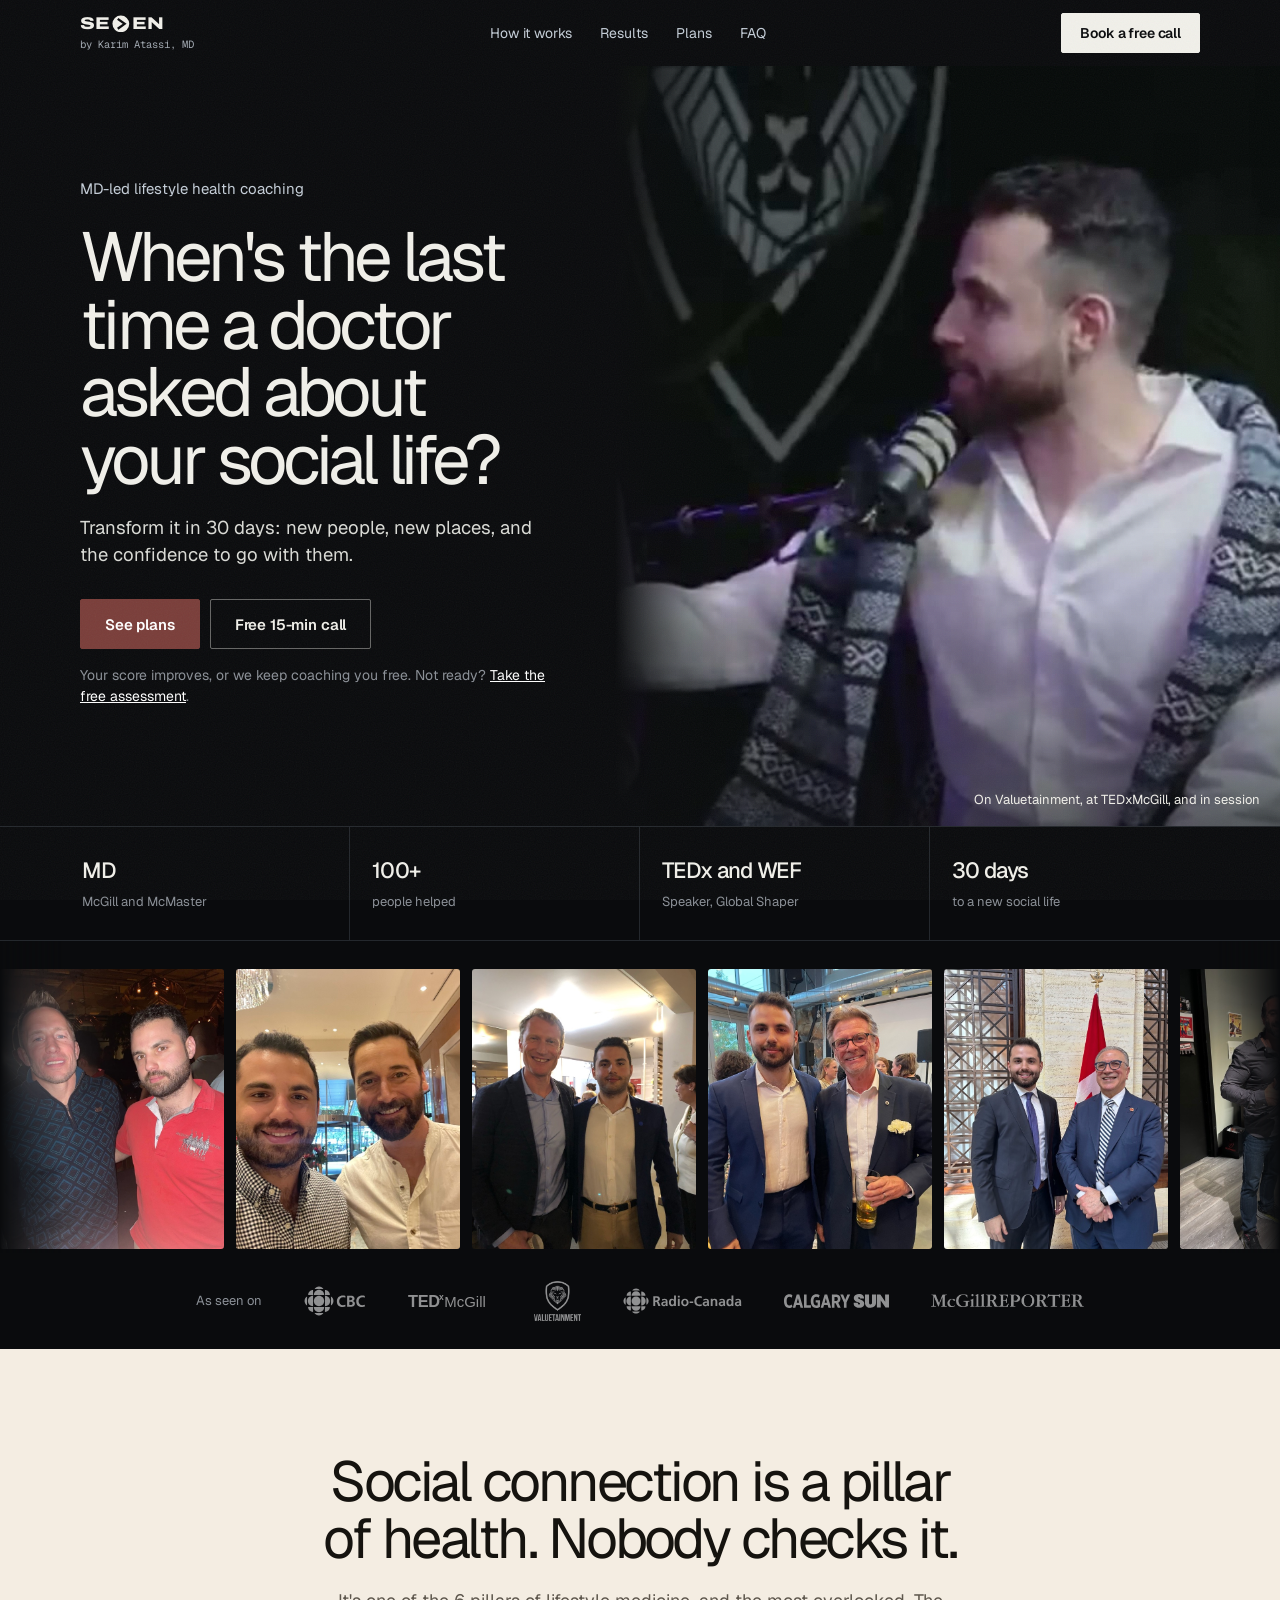
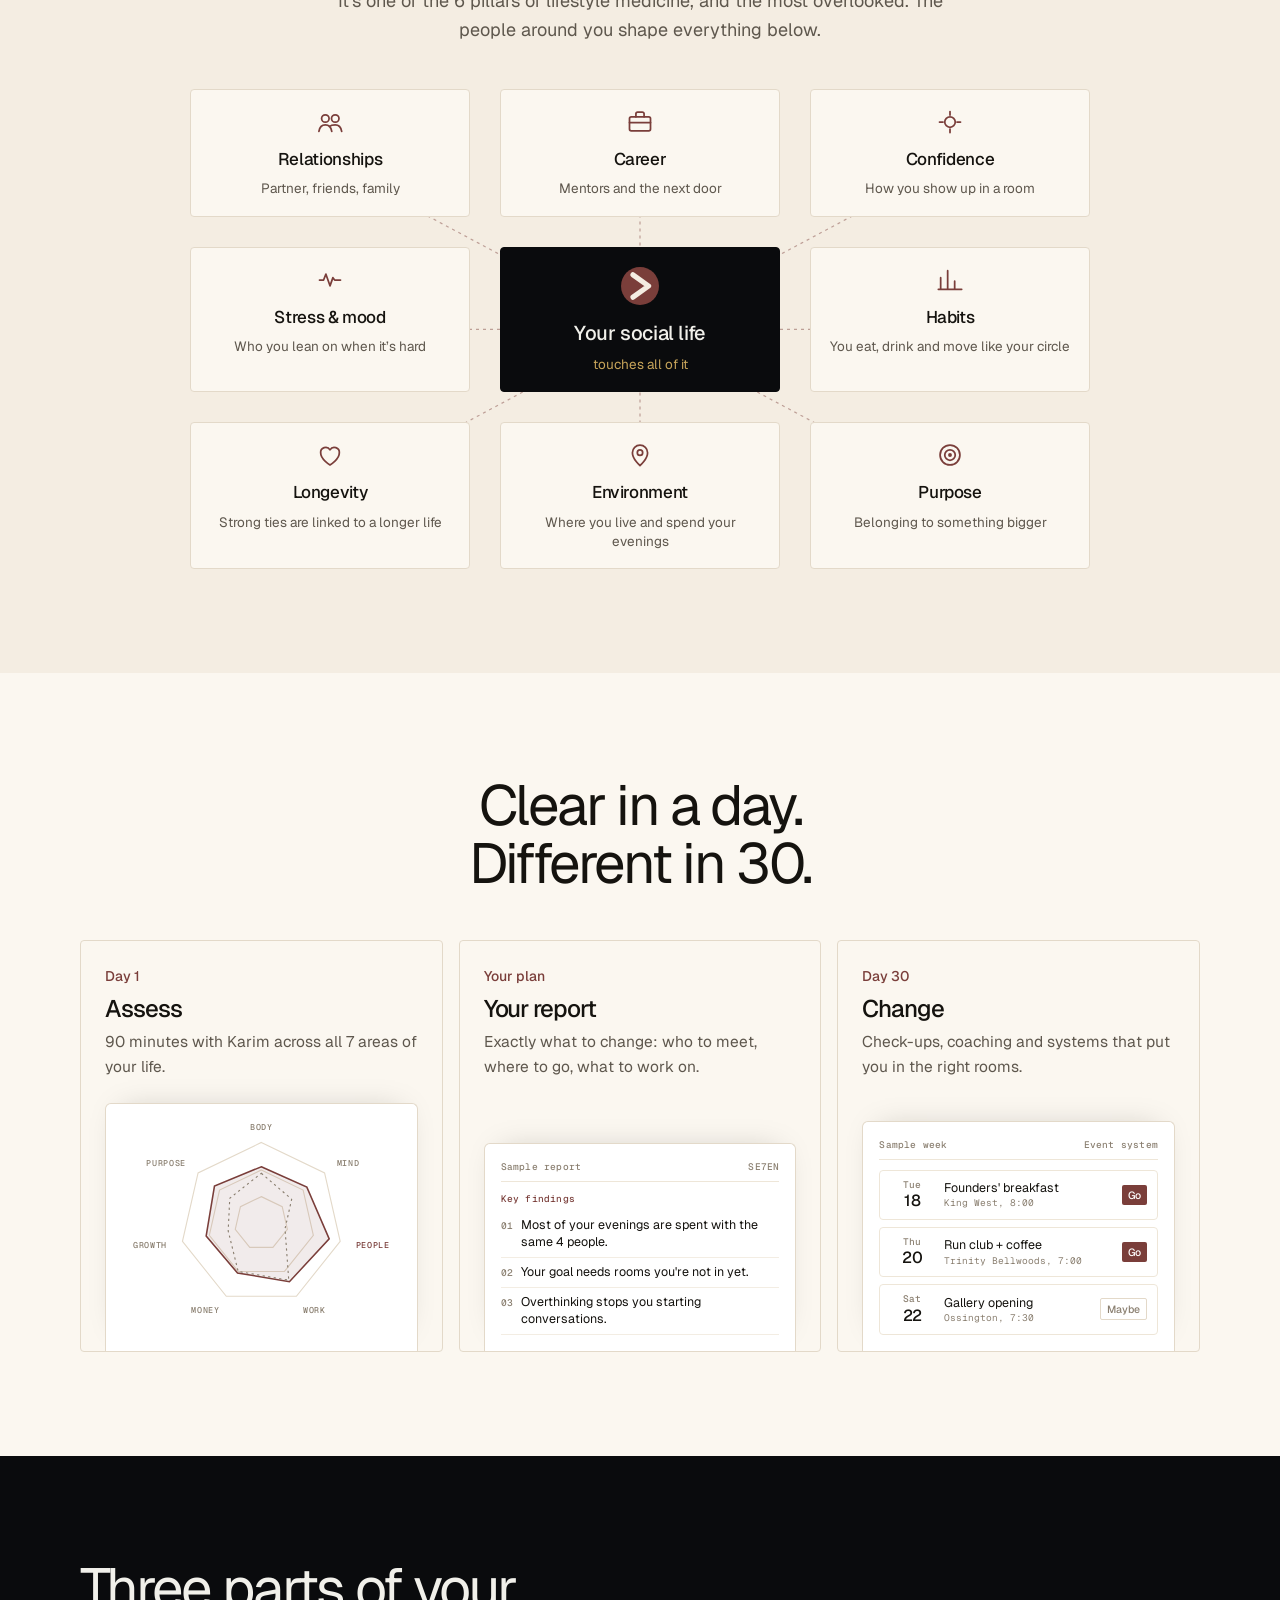
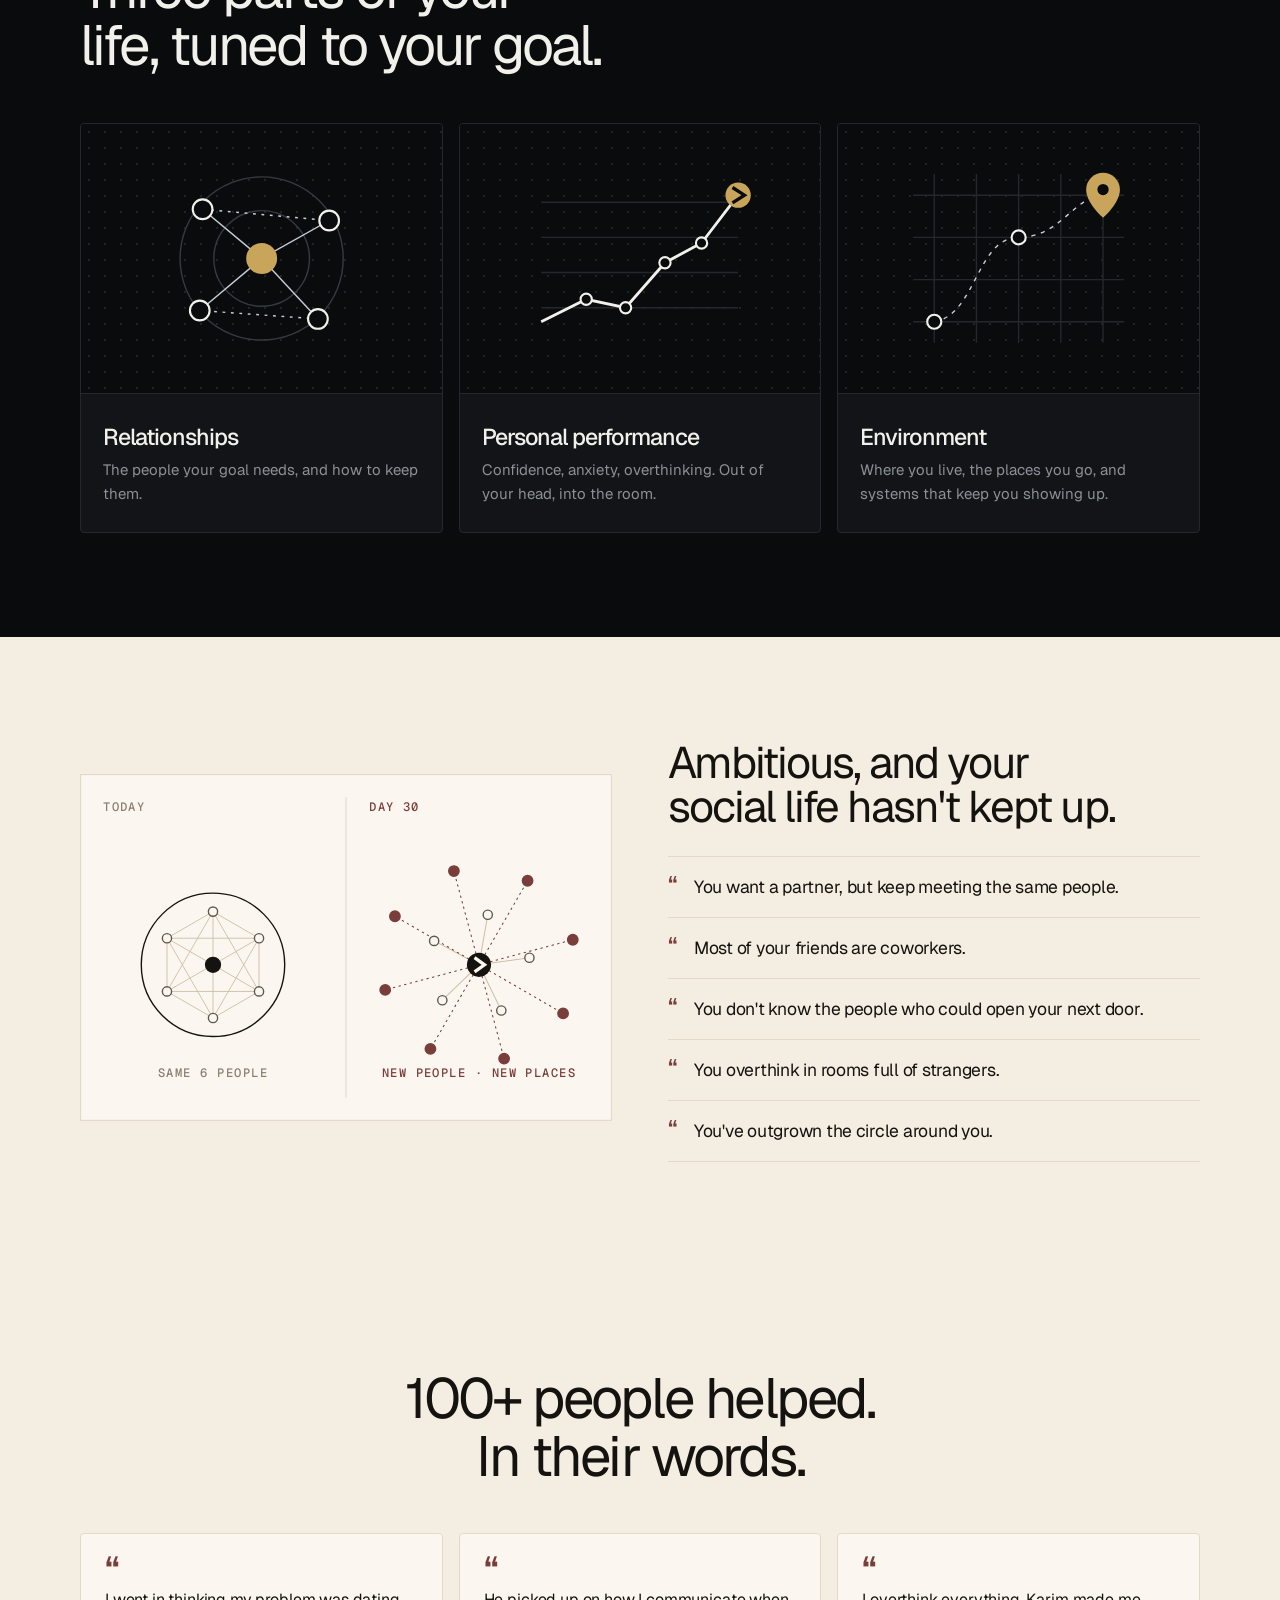
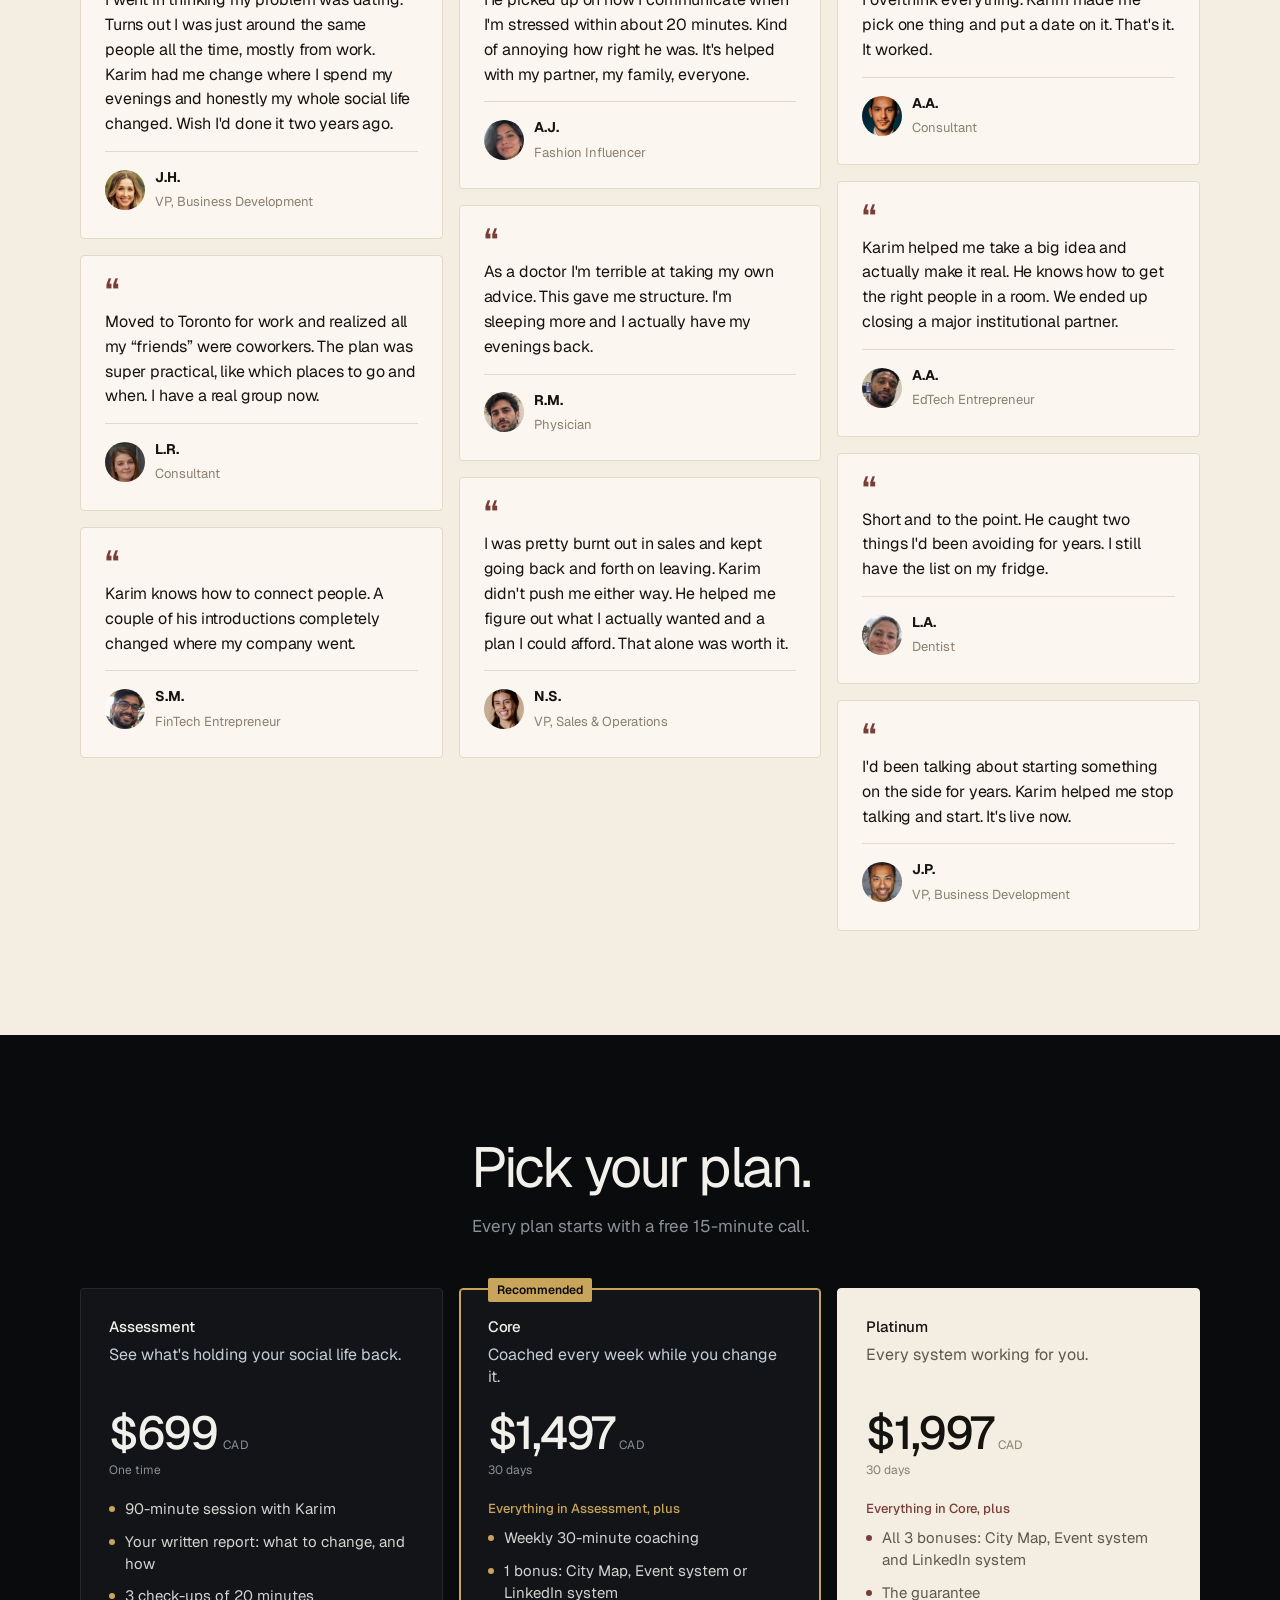
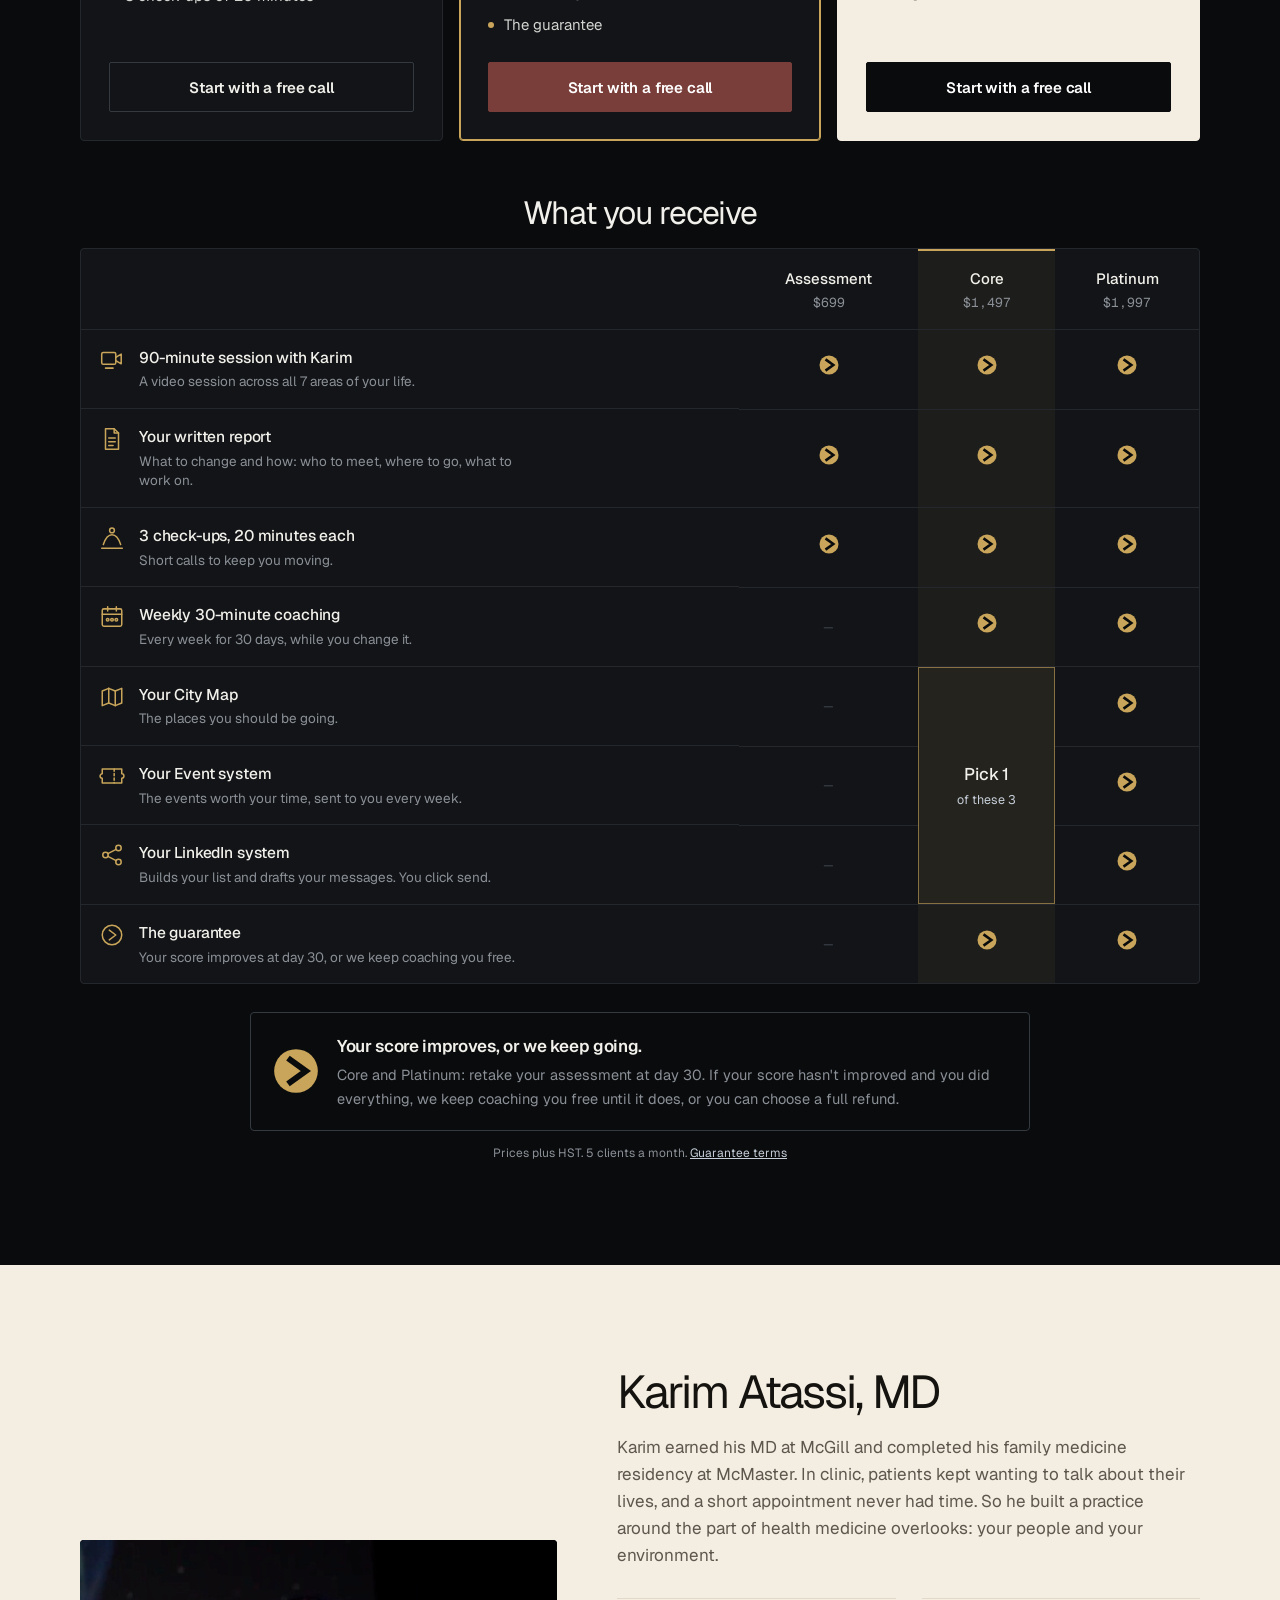
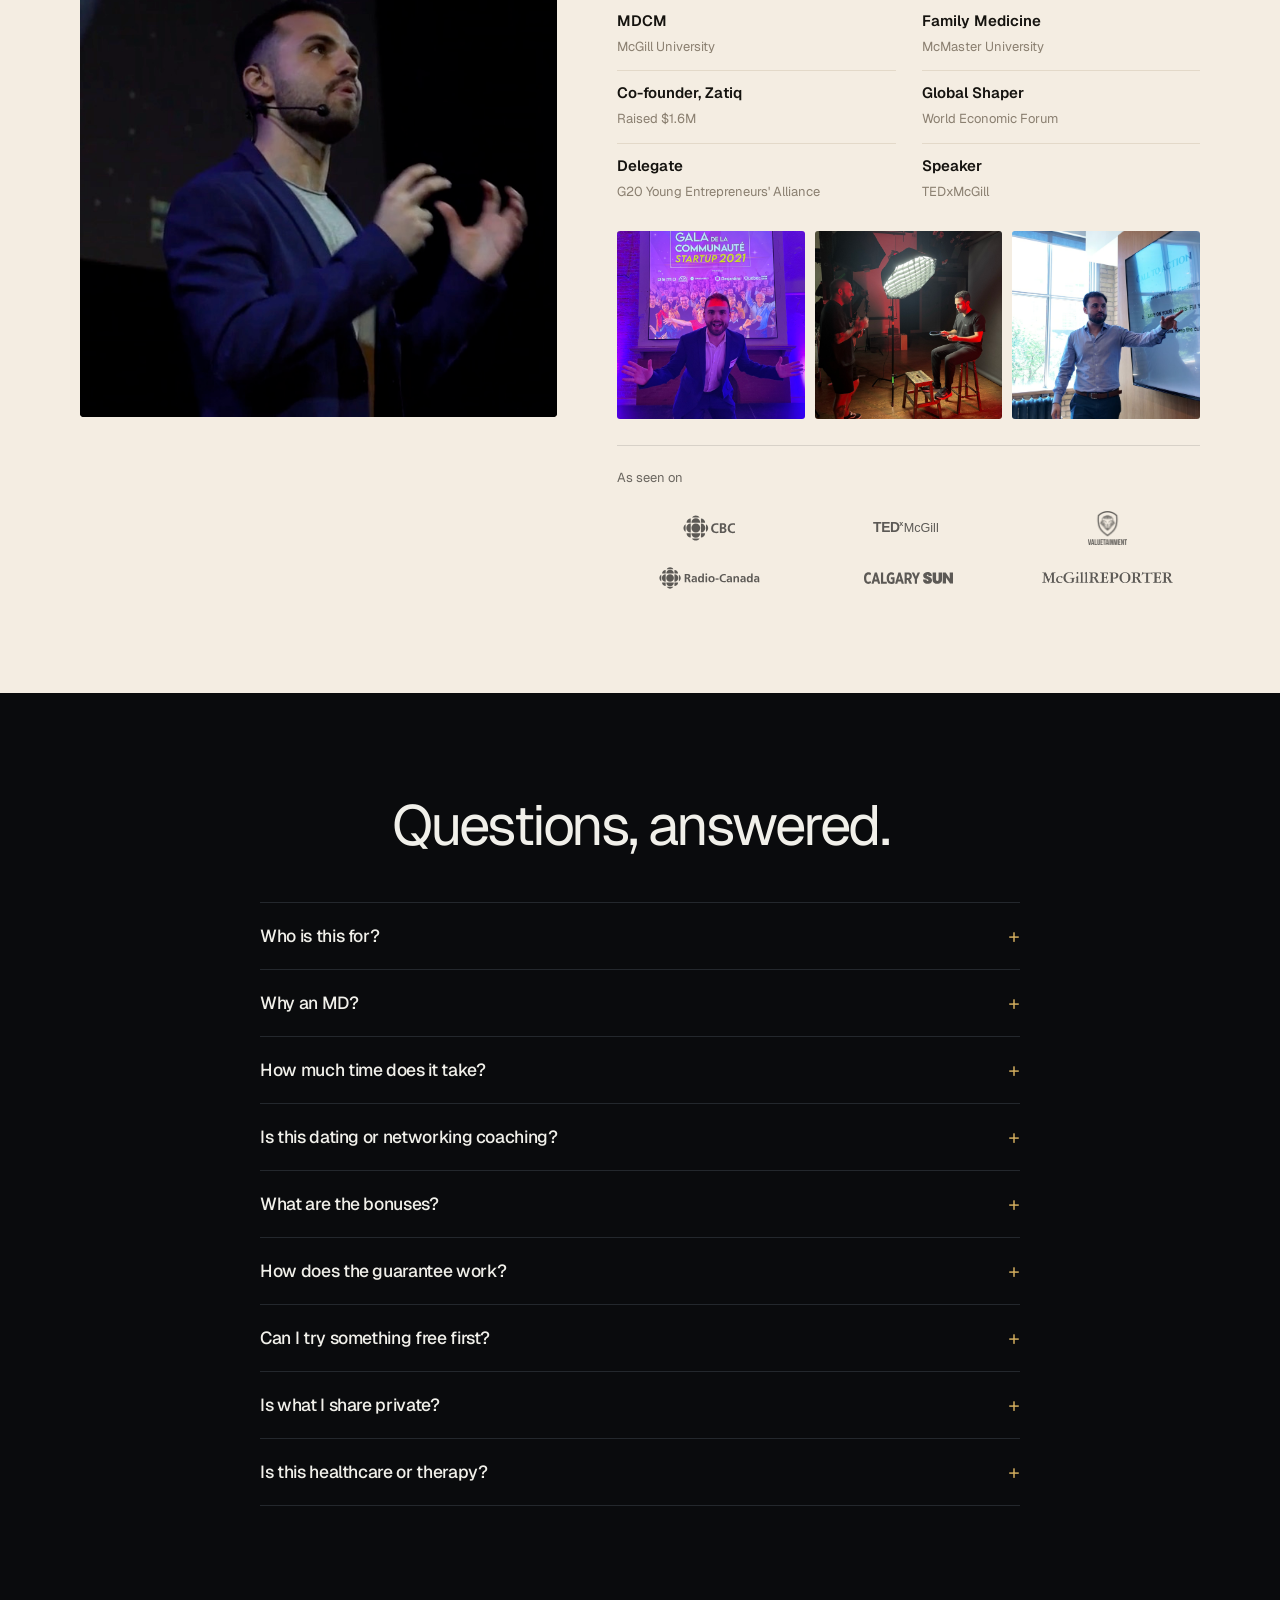
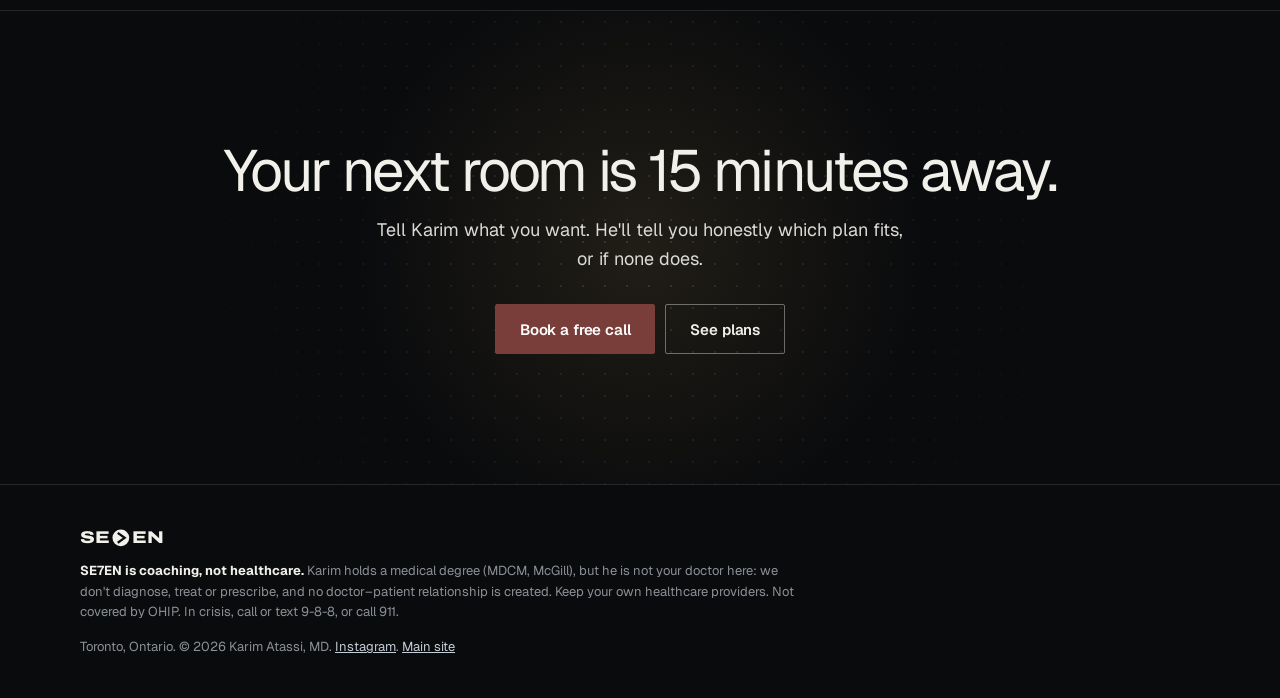
<file: index.html>
<!doctype html><meta charset="utf-8"><title>Karim Atassi, MD</title>
<meta name="viewport" content="width=device-width,initial-scale=1">
<link rel="canonical" href="https://karimatassi.github.io/book/social/">
<meta http-equiv="refresh" content="0; url=social/">
<script>location.replace("social/"+location.search+location.hash)</script>
<p><a href="social/">Continue</a></p>
</file>
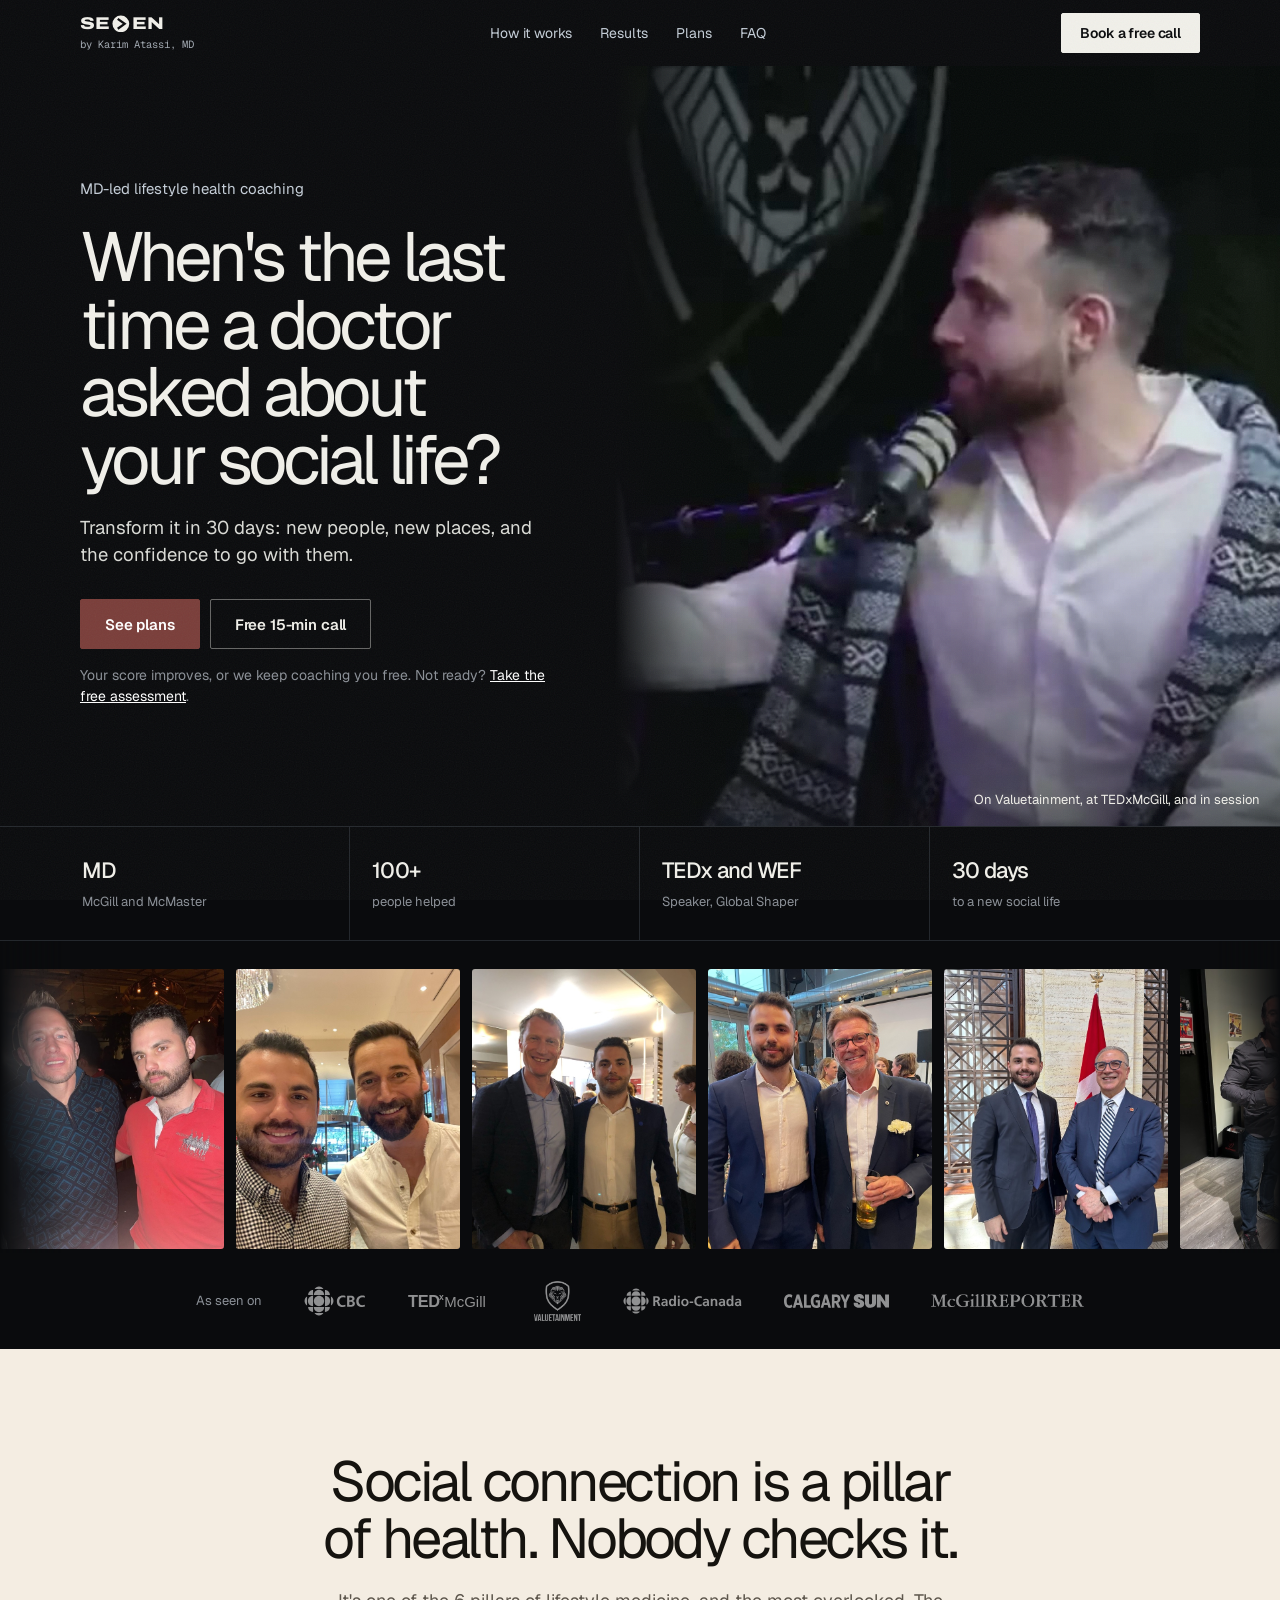
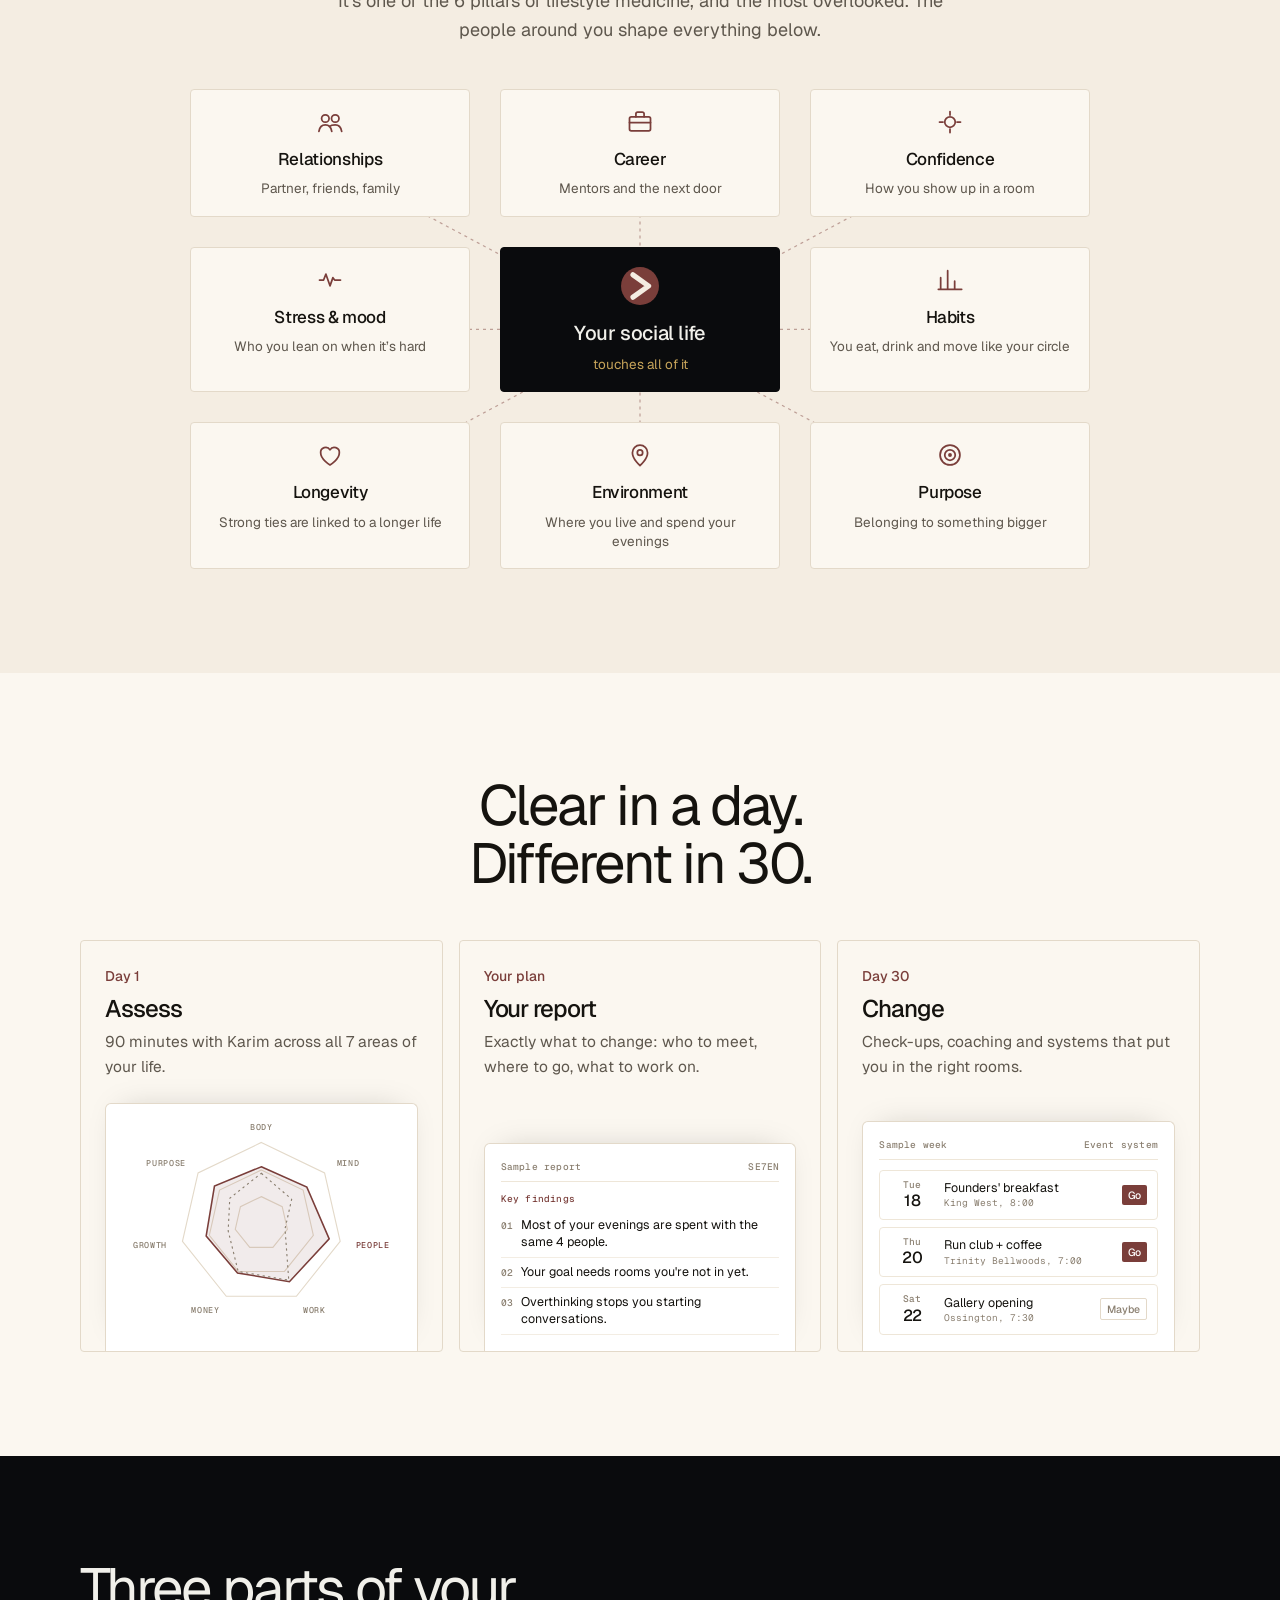
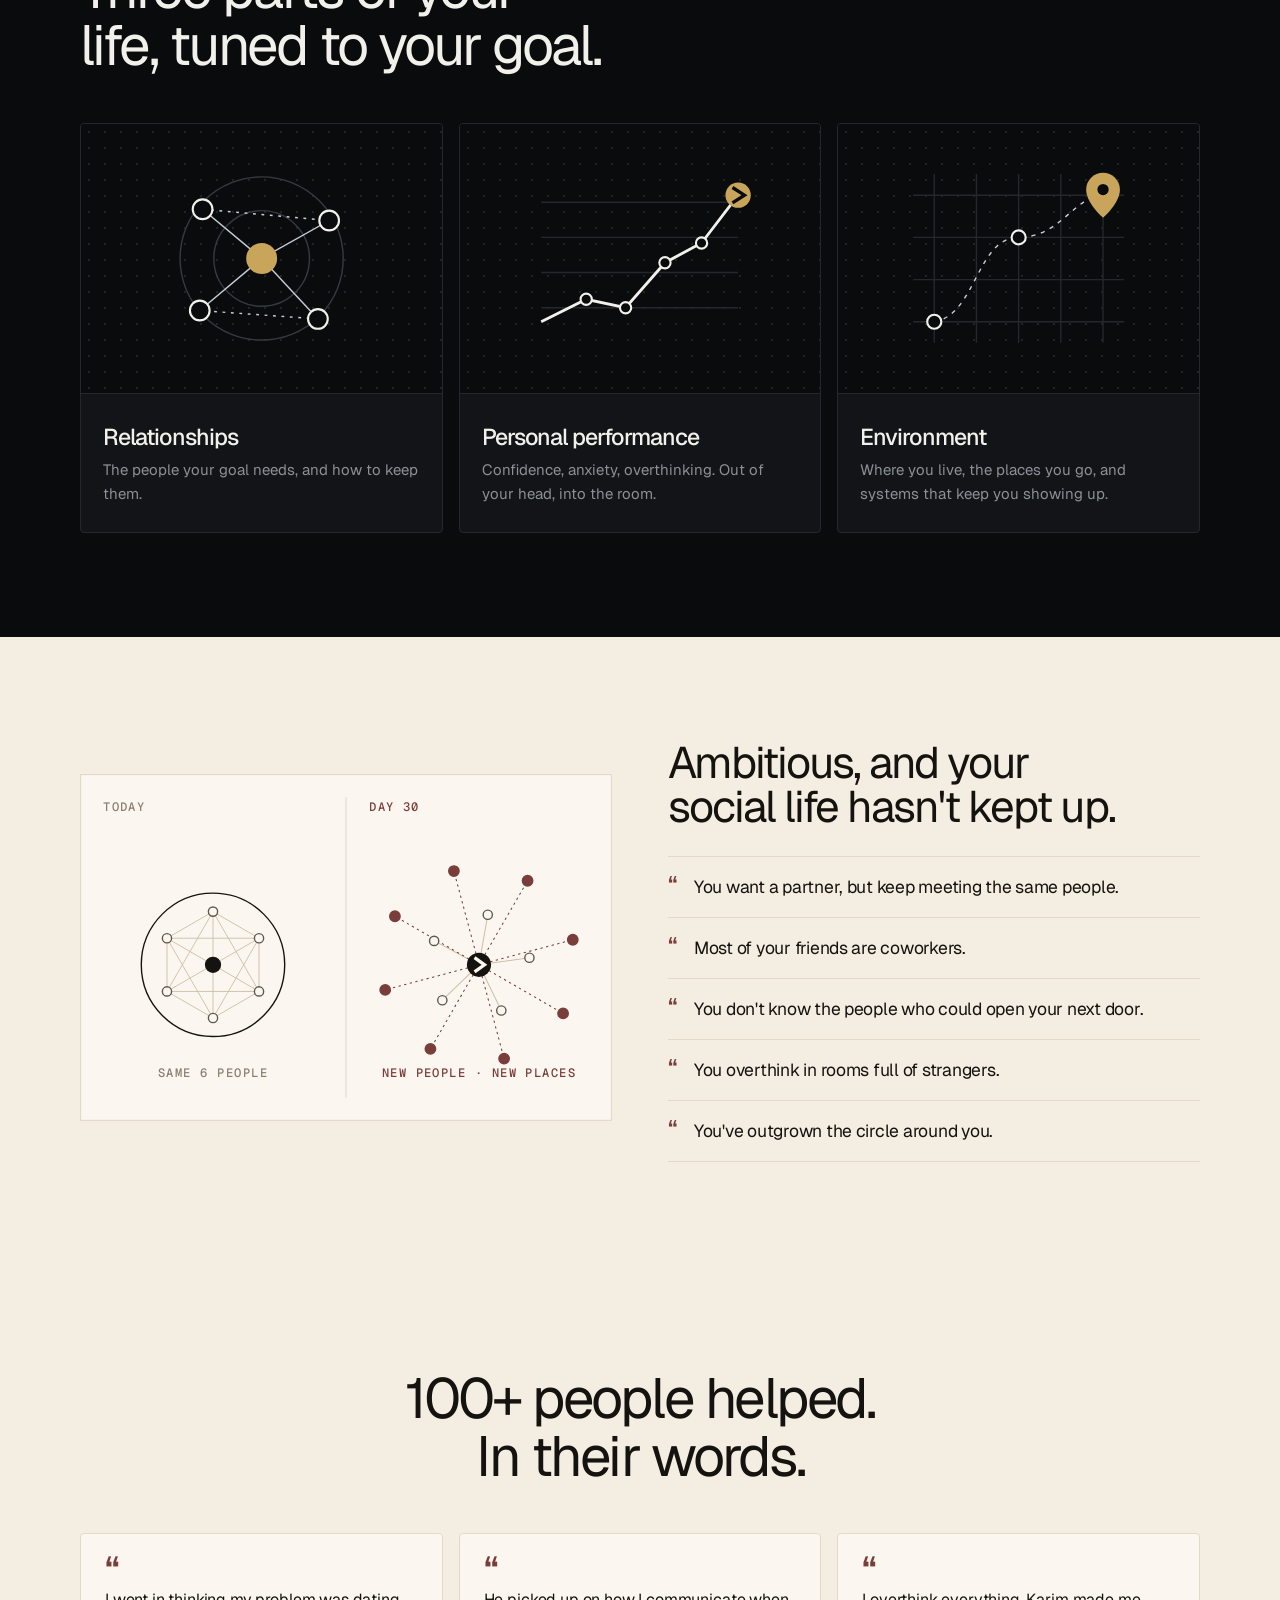
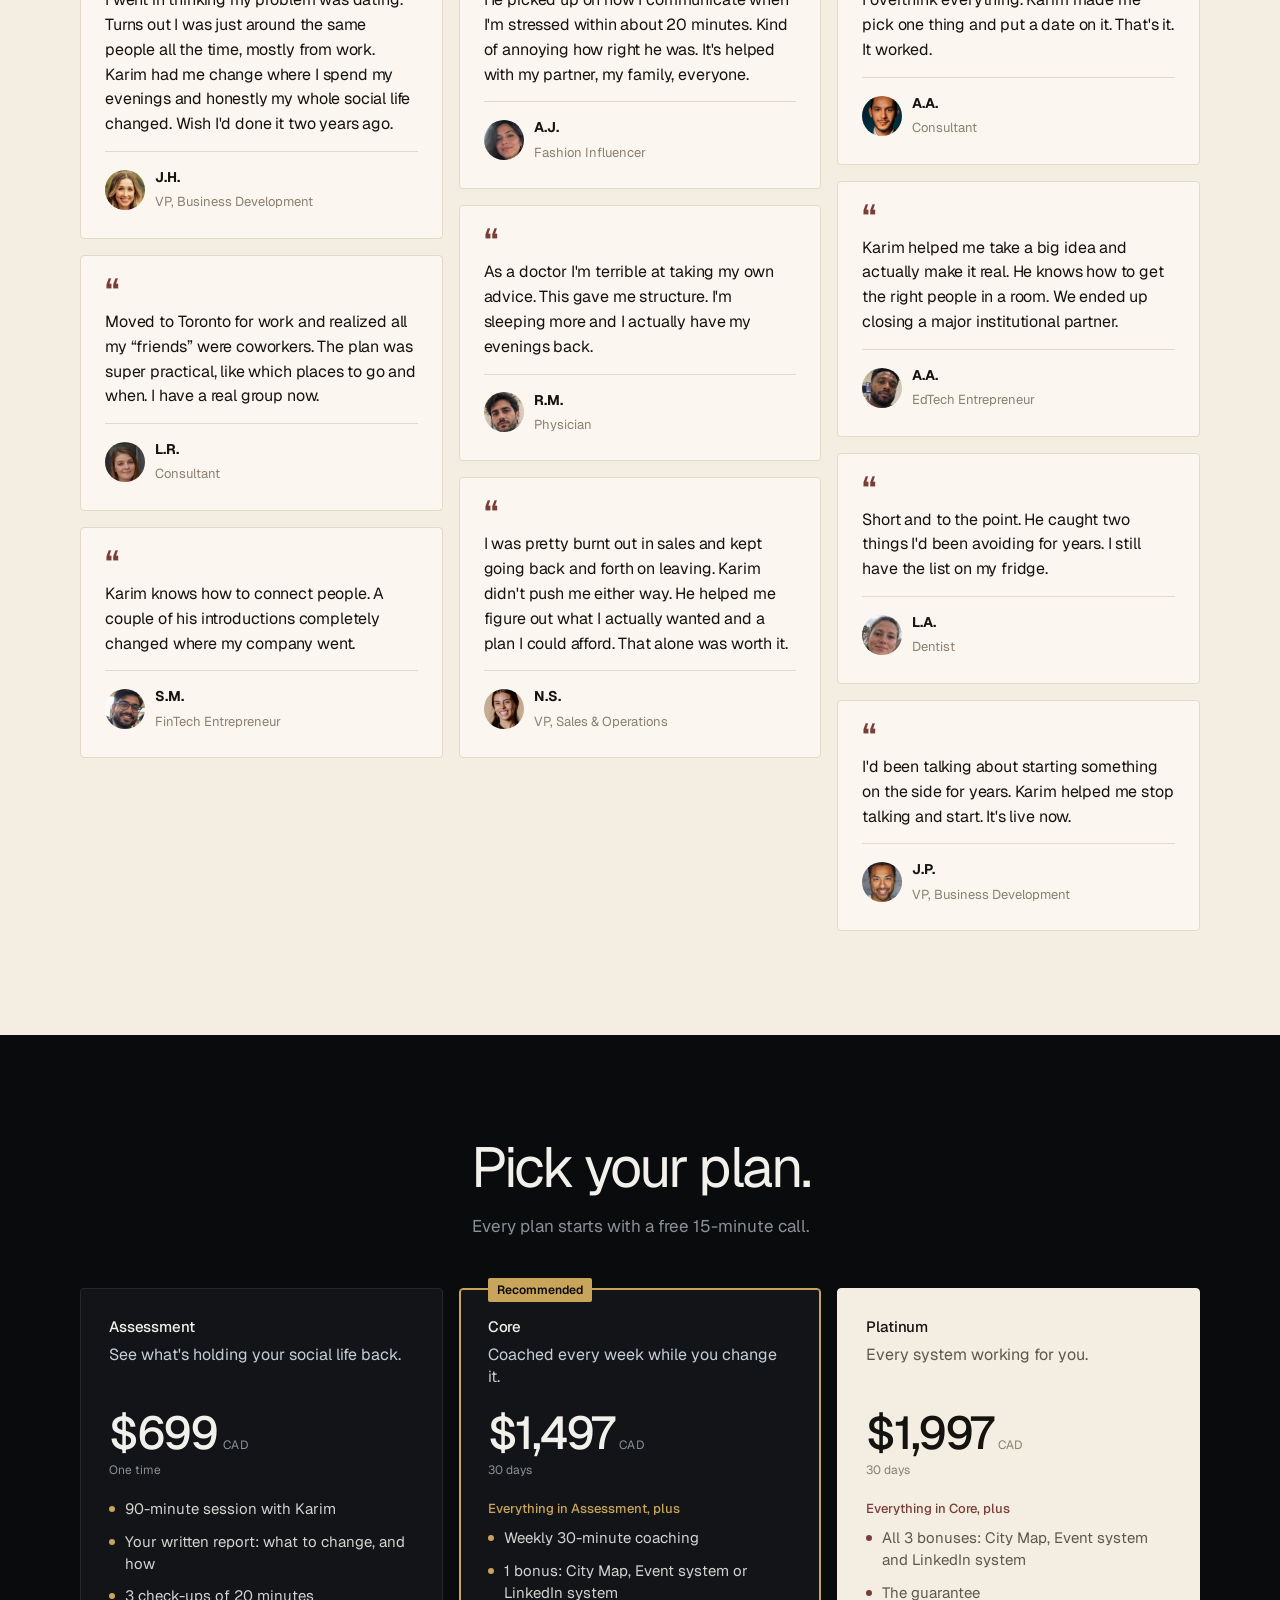
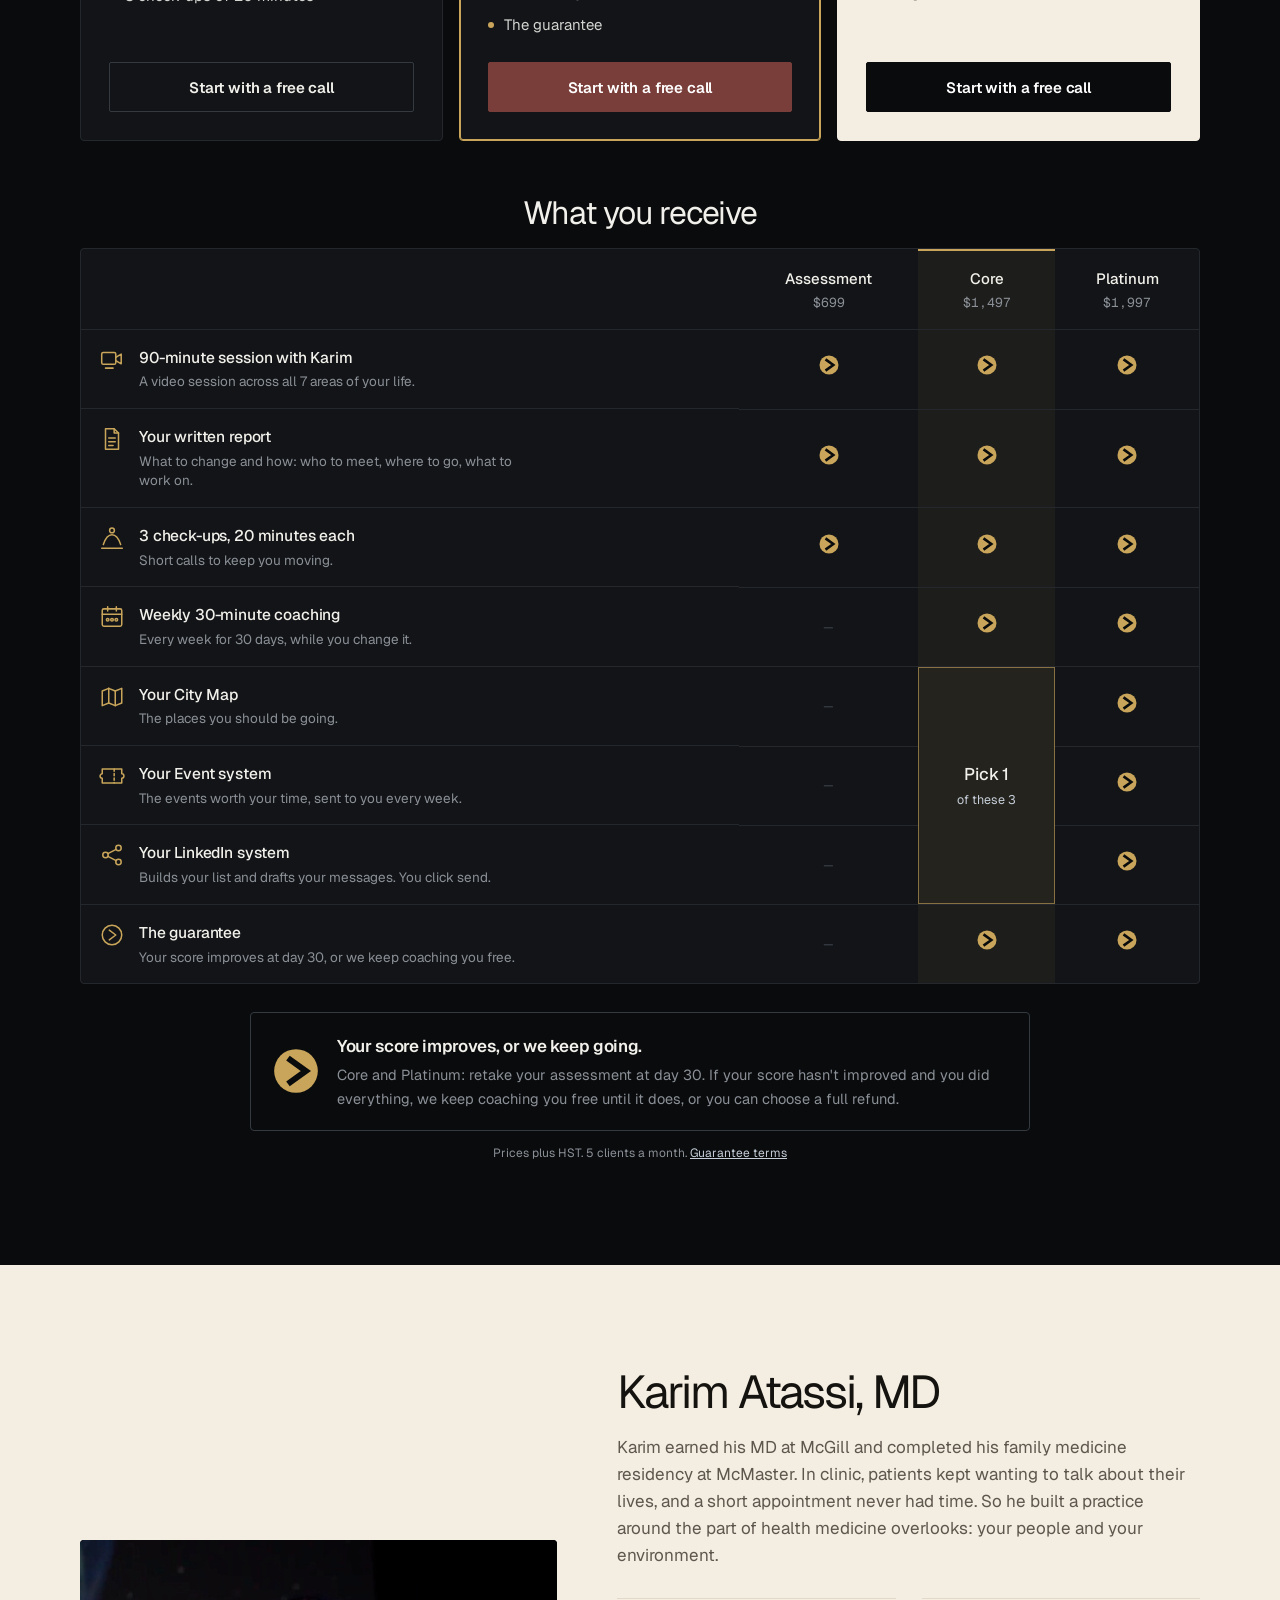
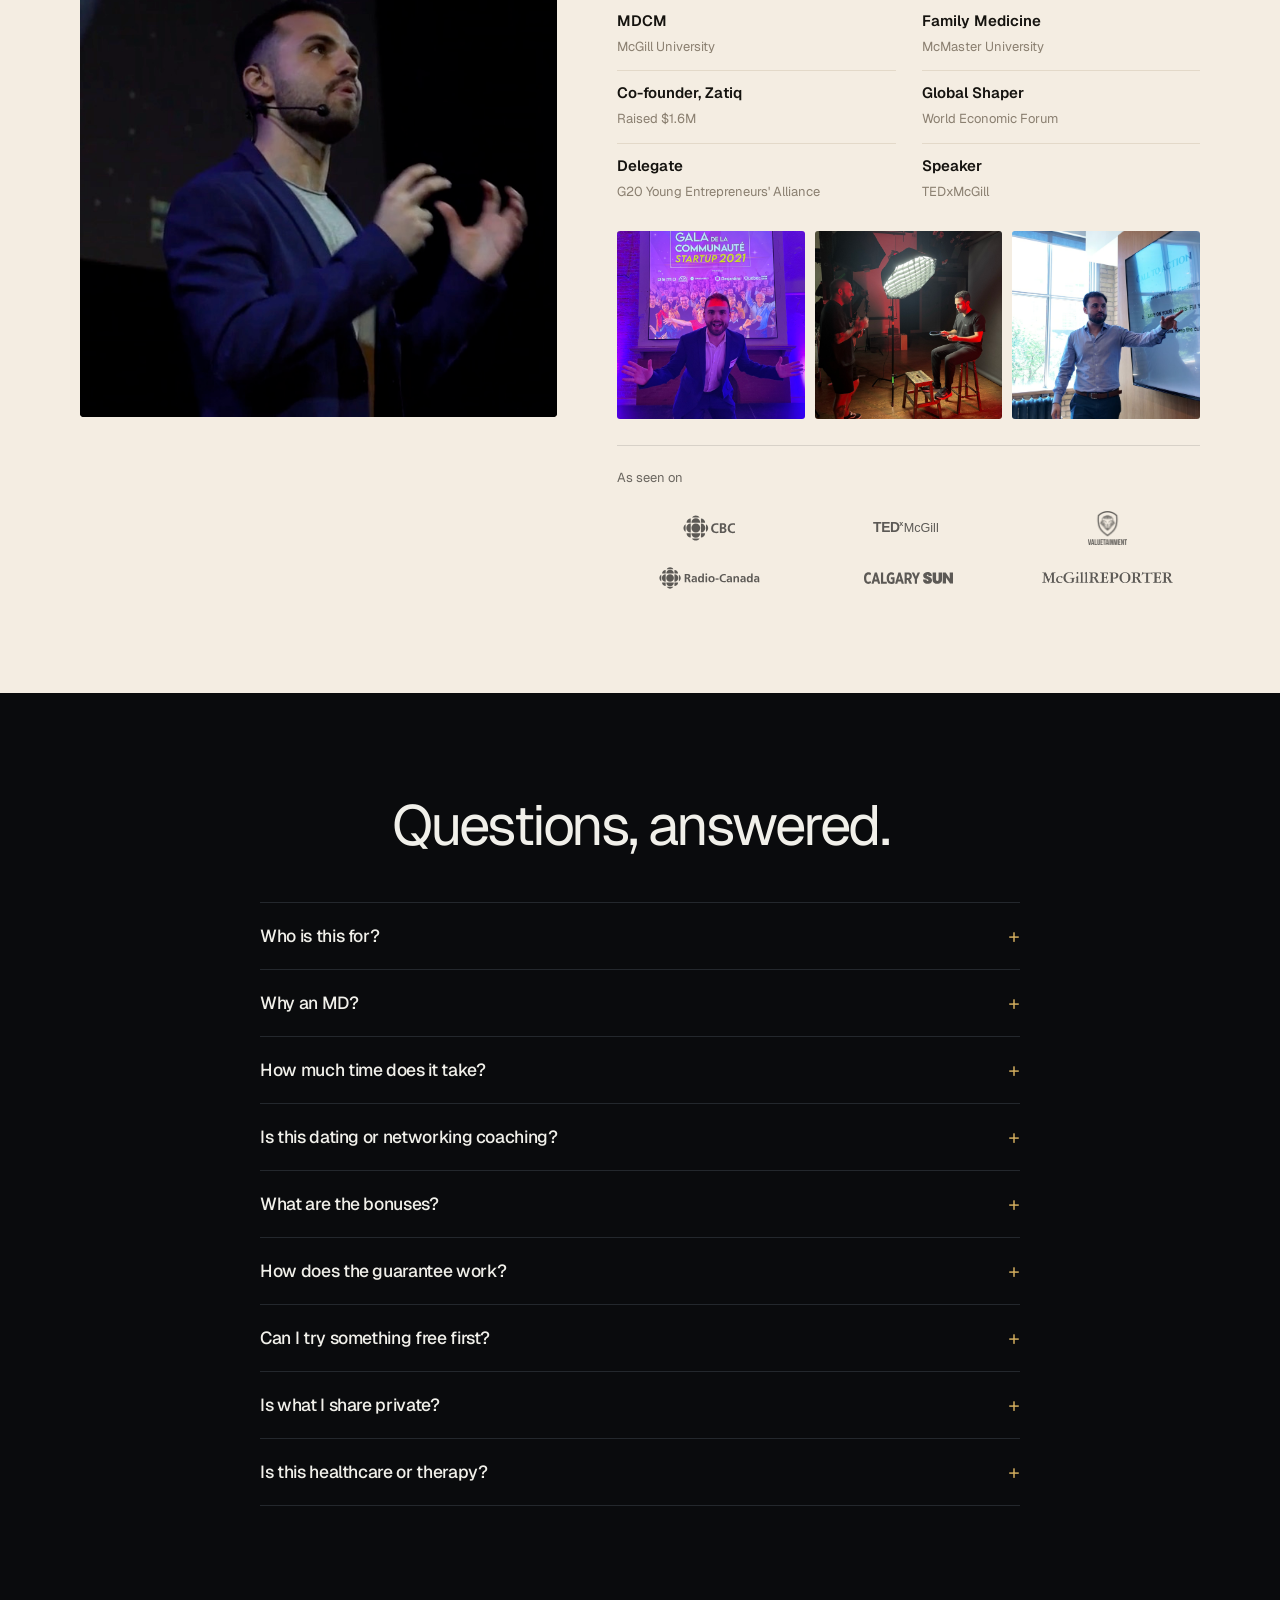
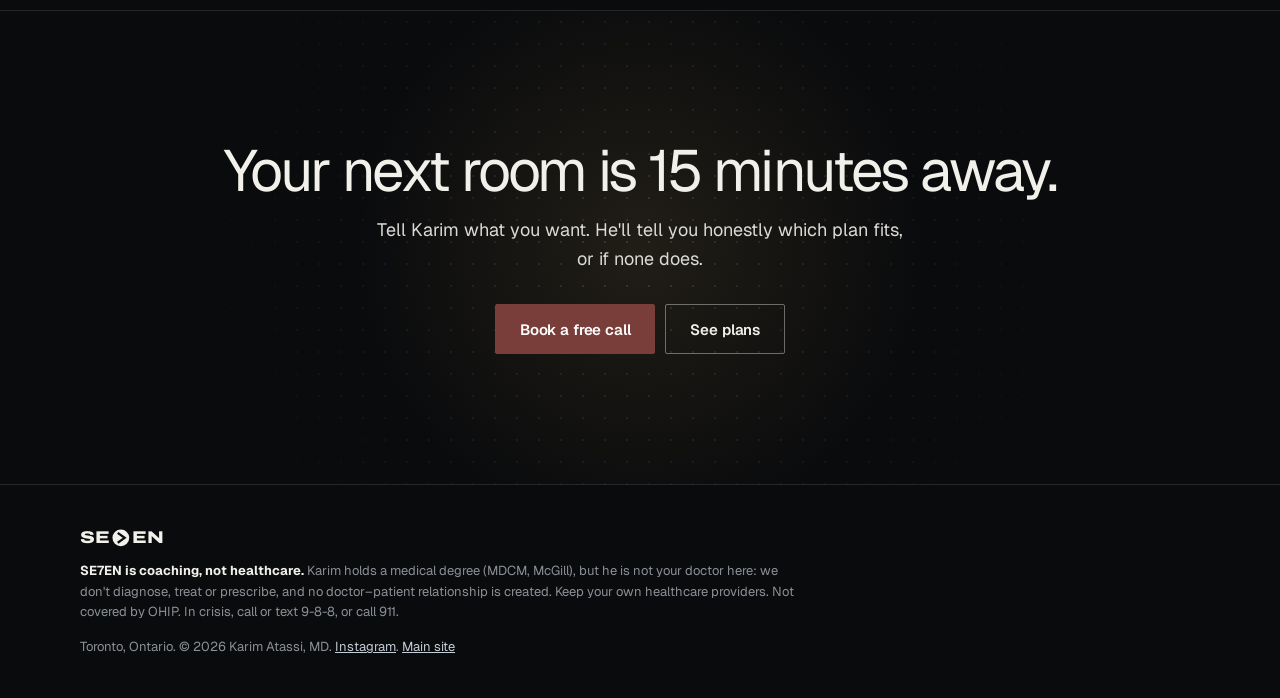
<file: general/index.html>
<!doctype html><meta charset="utf-8"><title>Karim Atassi, MD</title>
<meta name="robots" content="noindex"><link rel="canonical" href="https://karimatassi.github.io/book/">
<meta http-equiv="refresh" content="0; url=../">
<script>location.replace("../"+location.search+location.hash)</script>
<p><a href="../">Continue to Karim Atassi, MD</a></p>
</file>
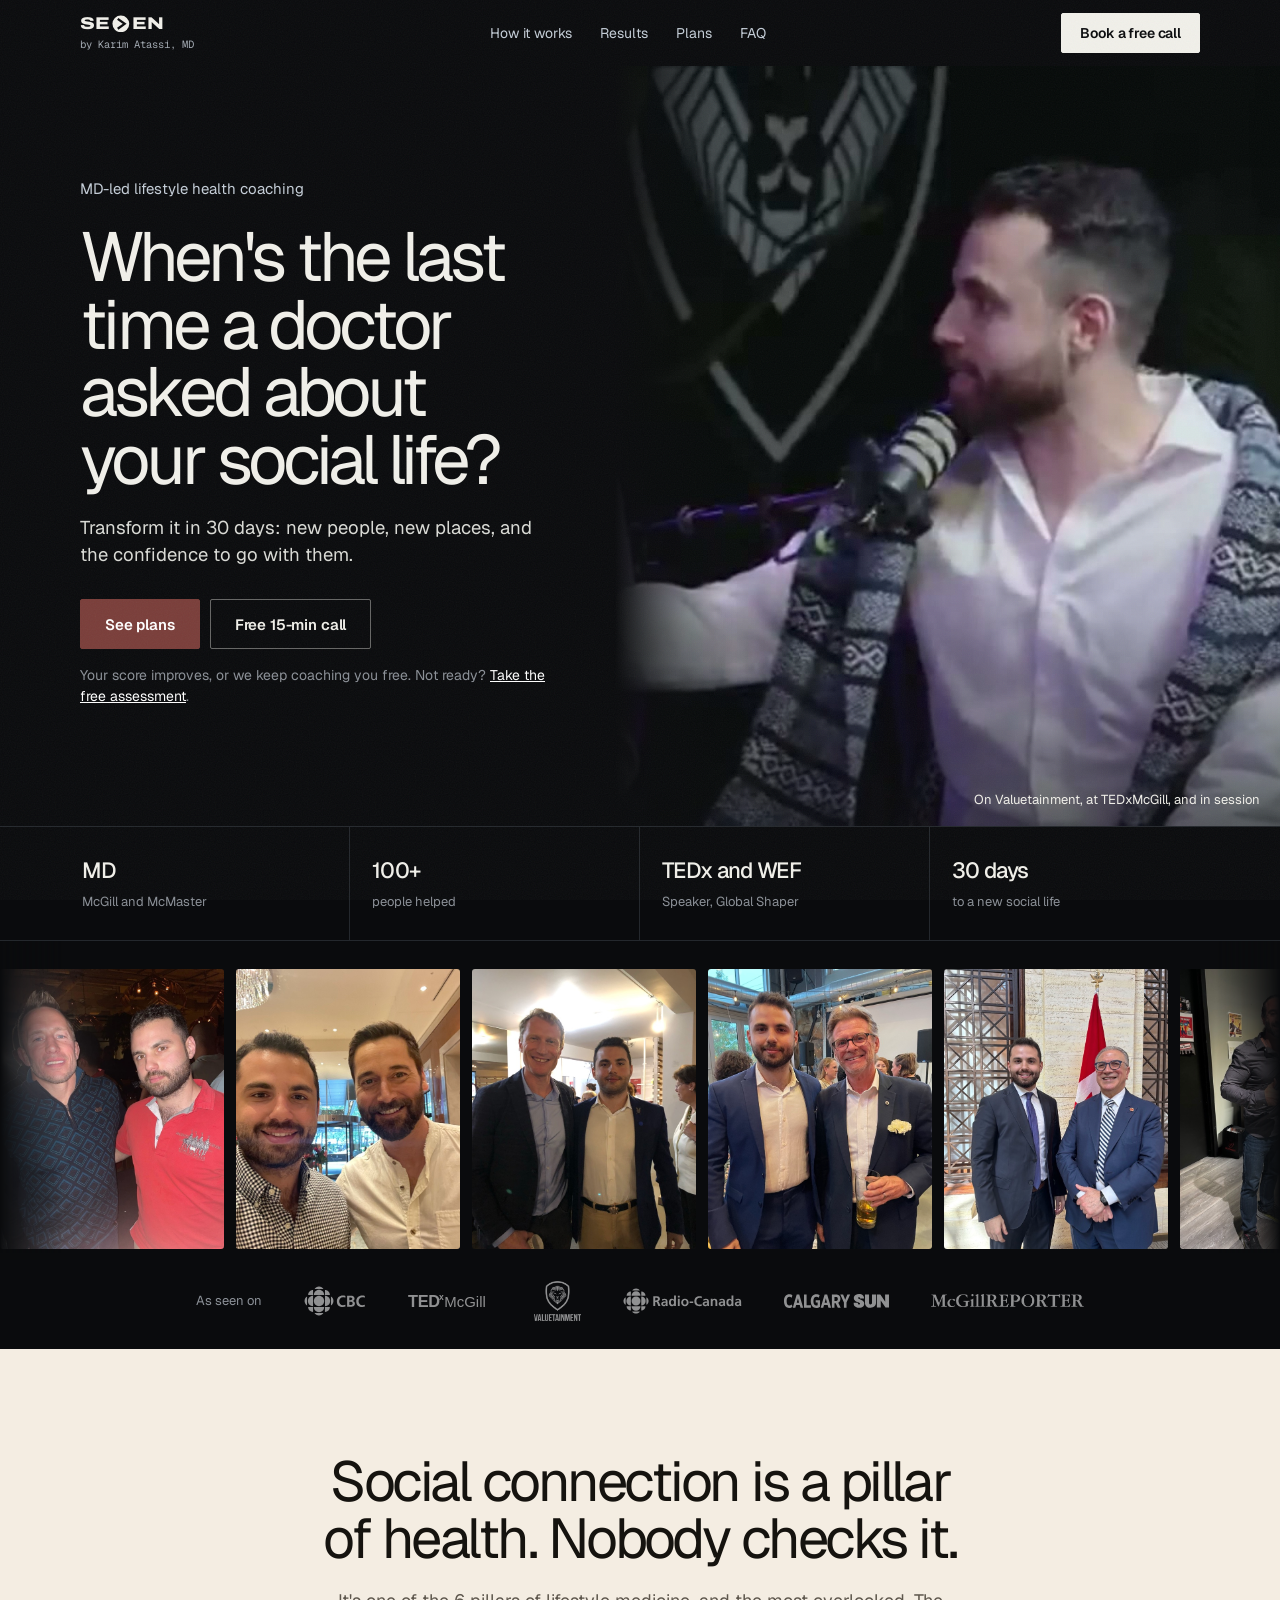
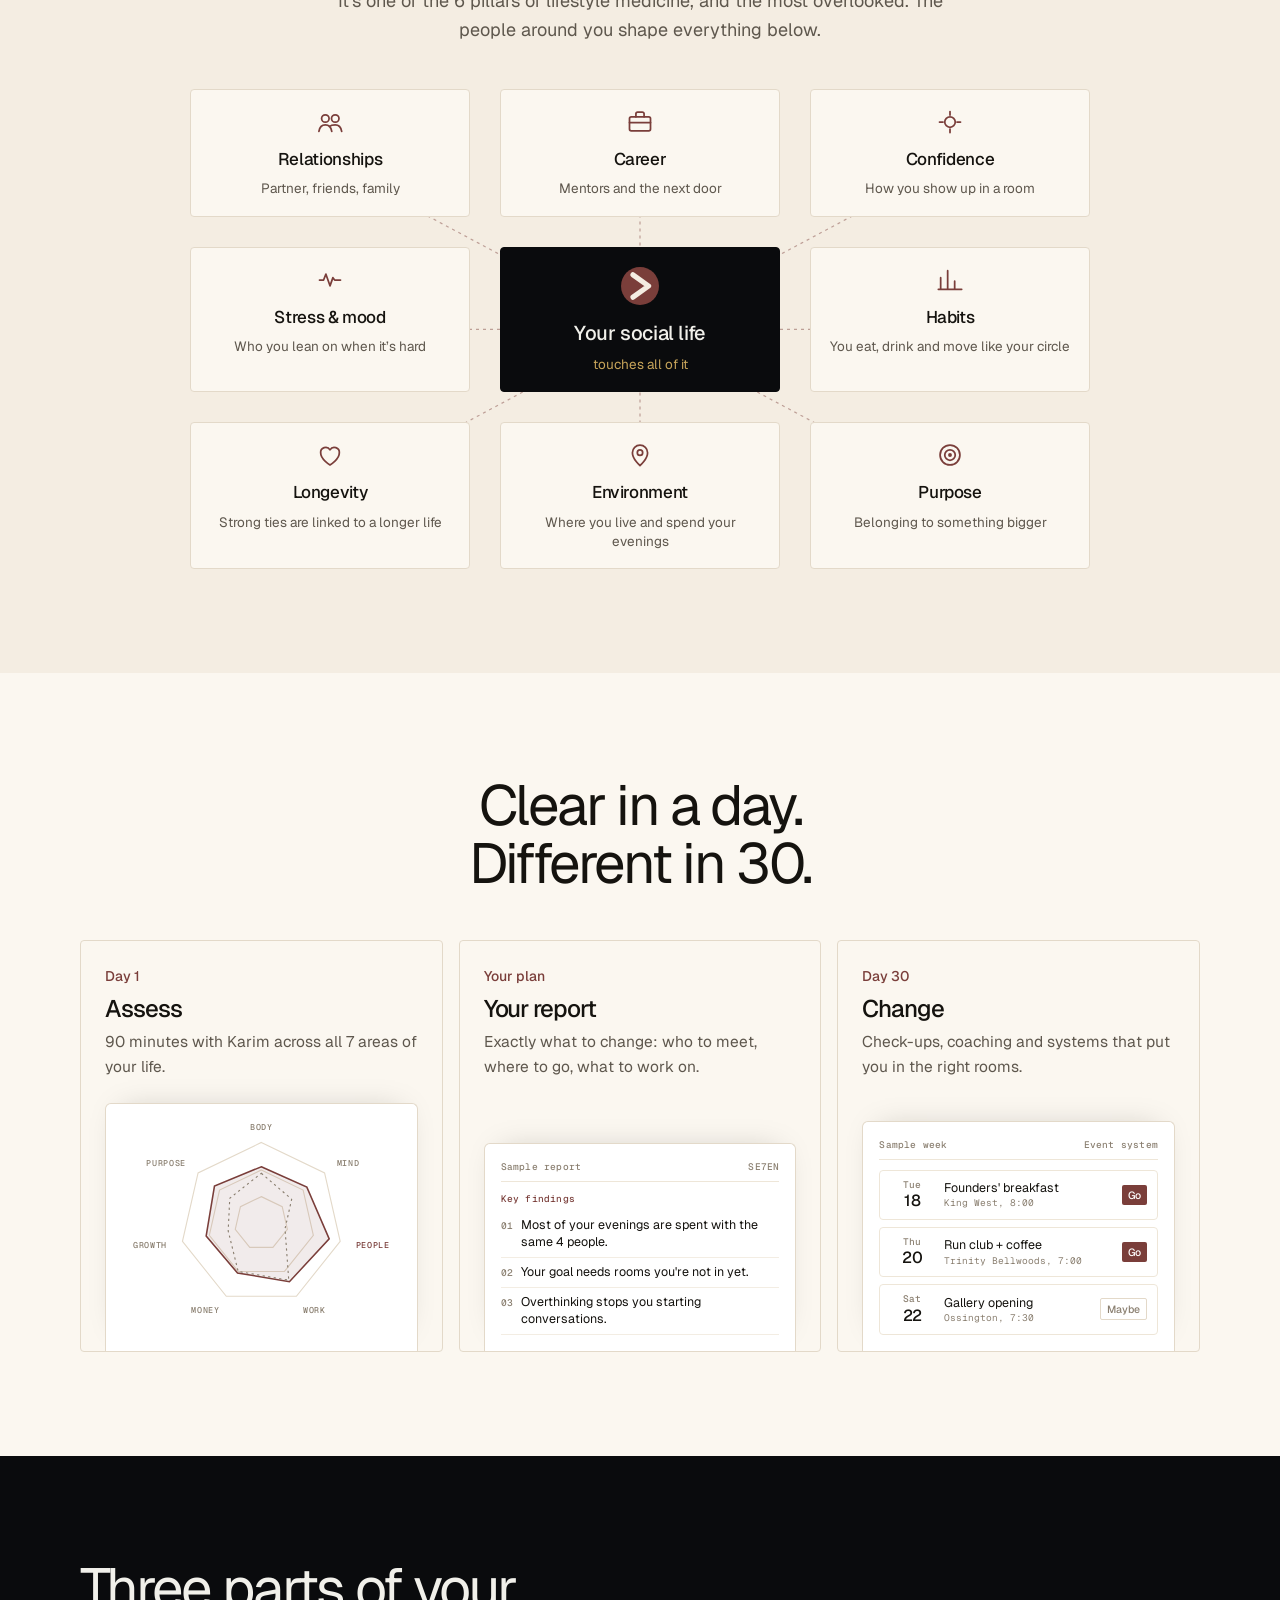
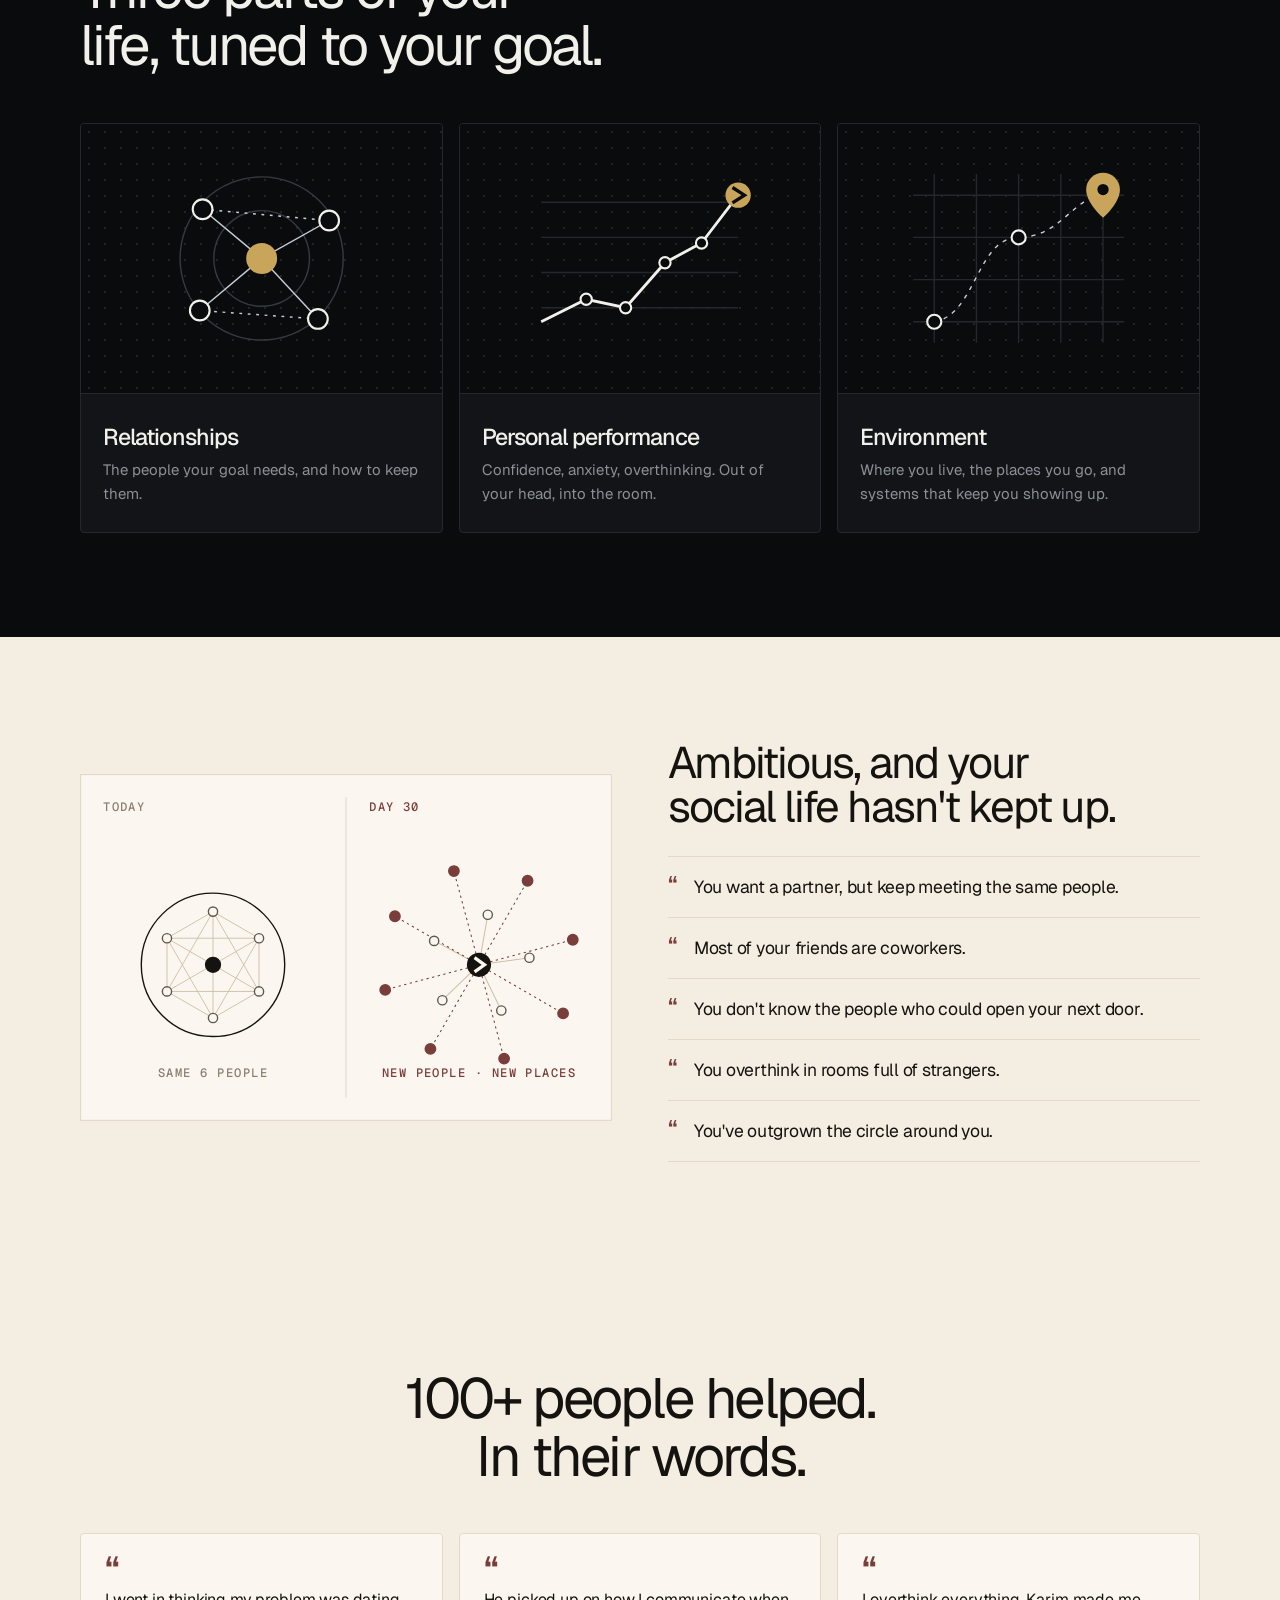
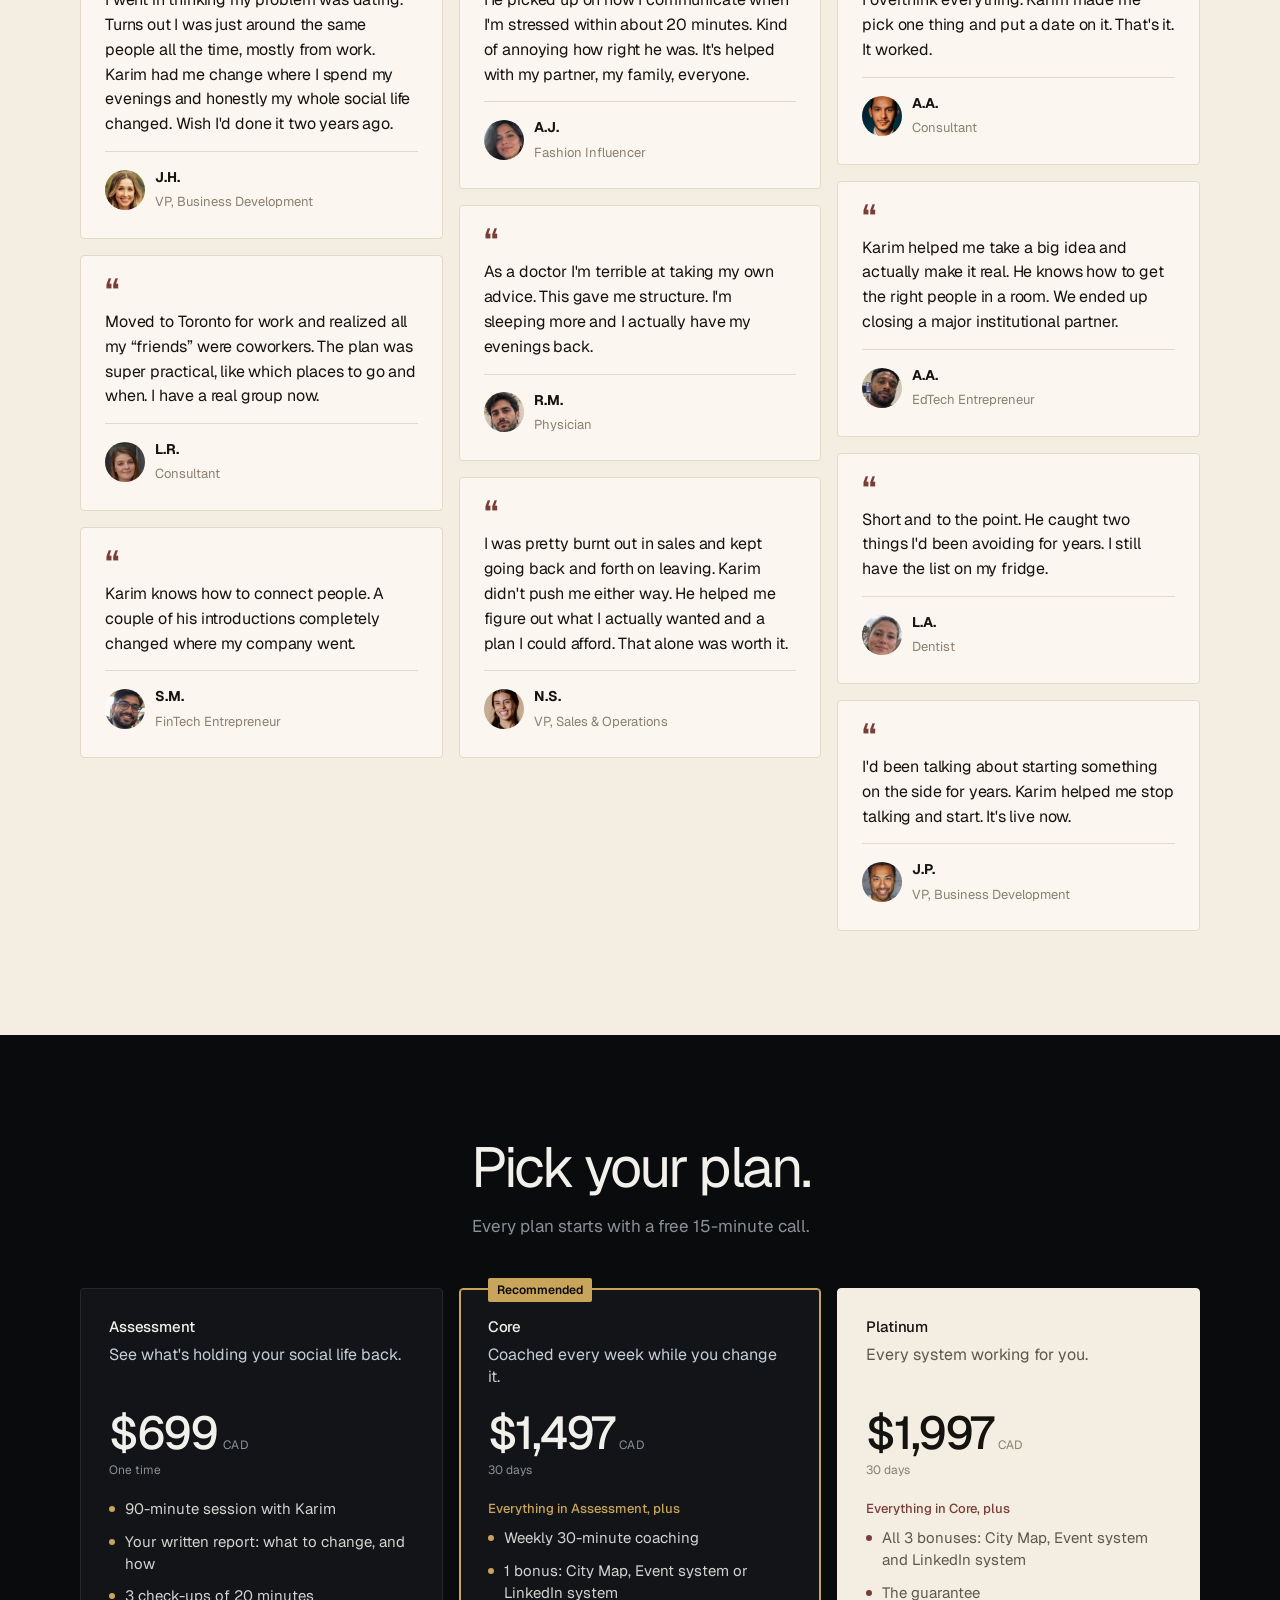
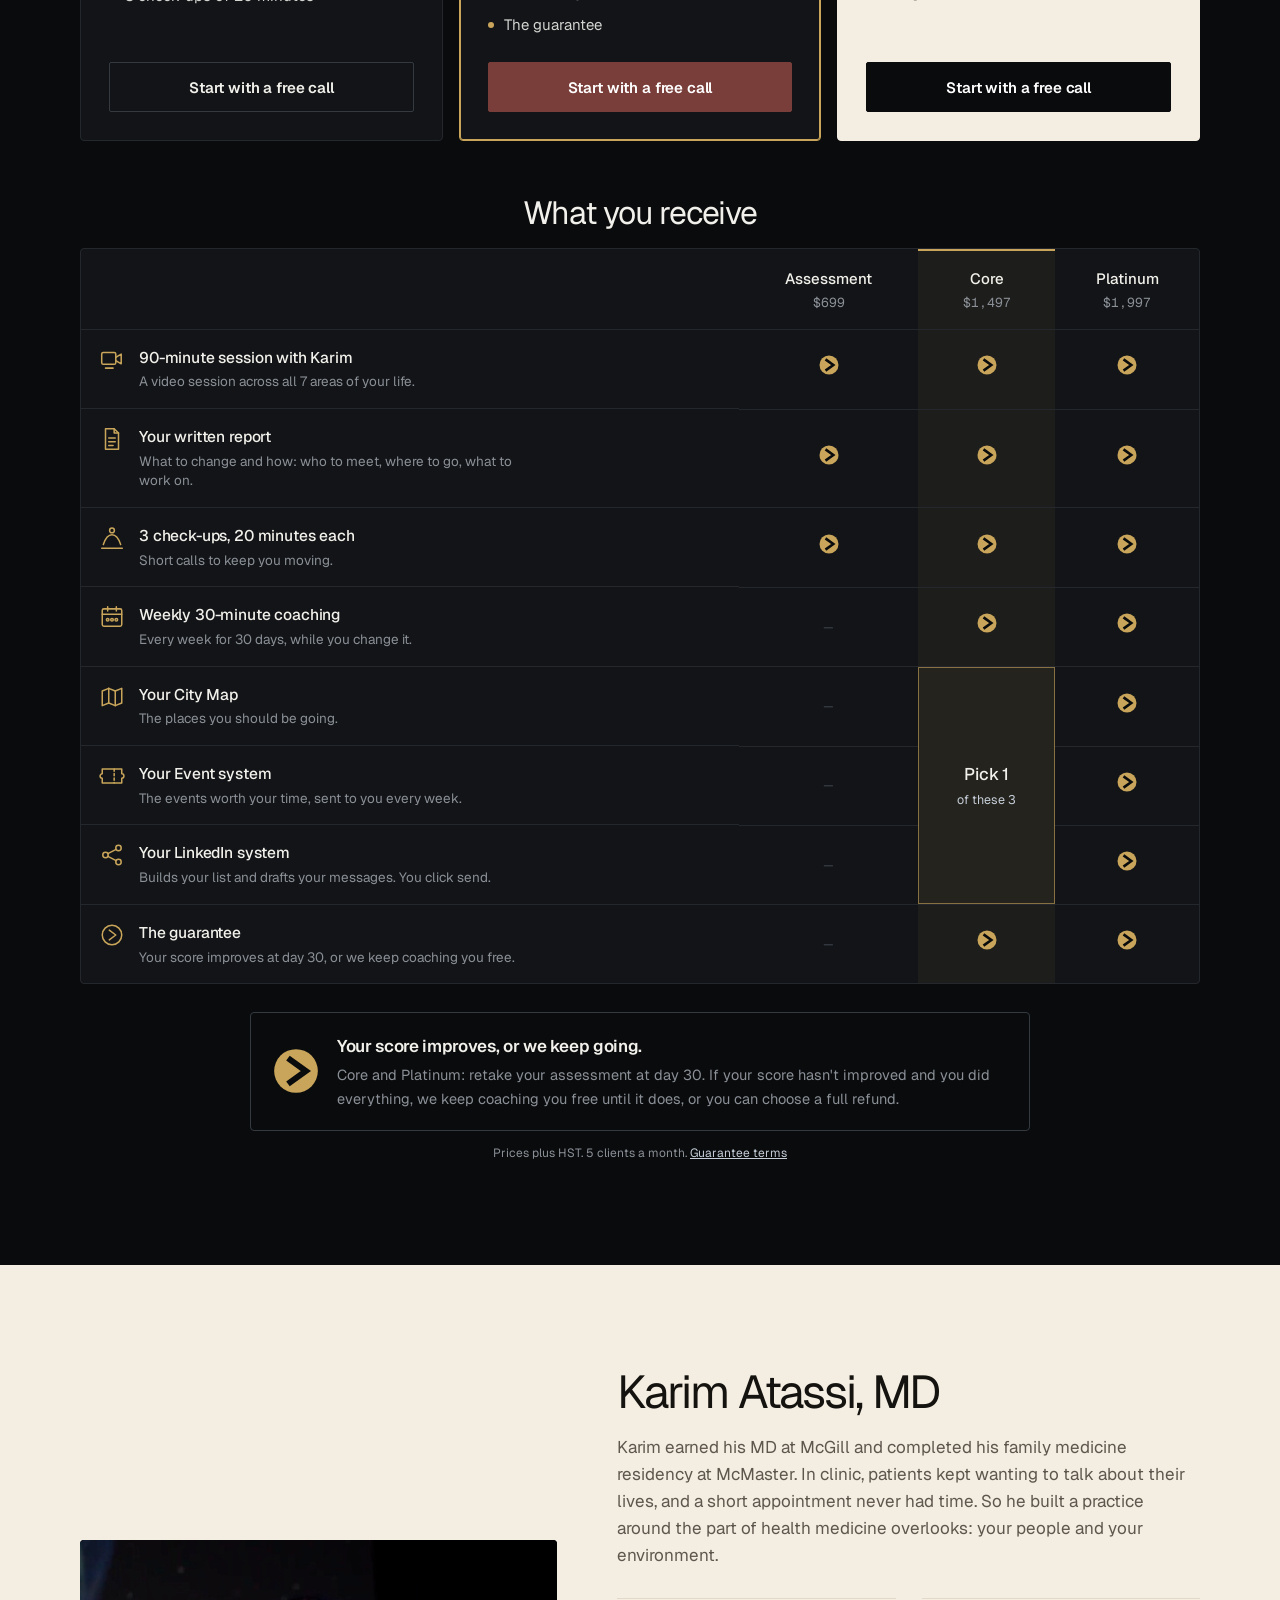
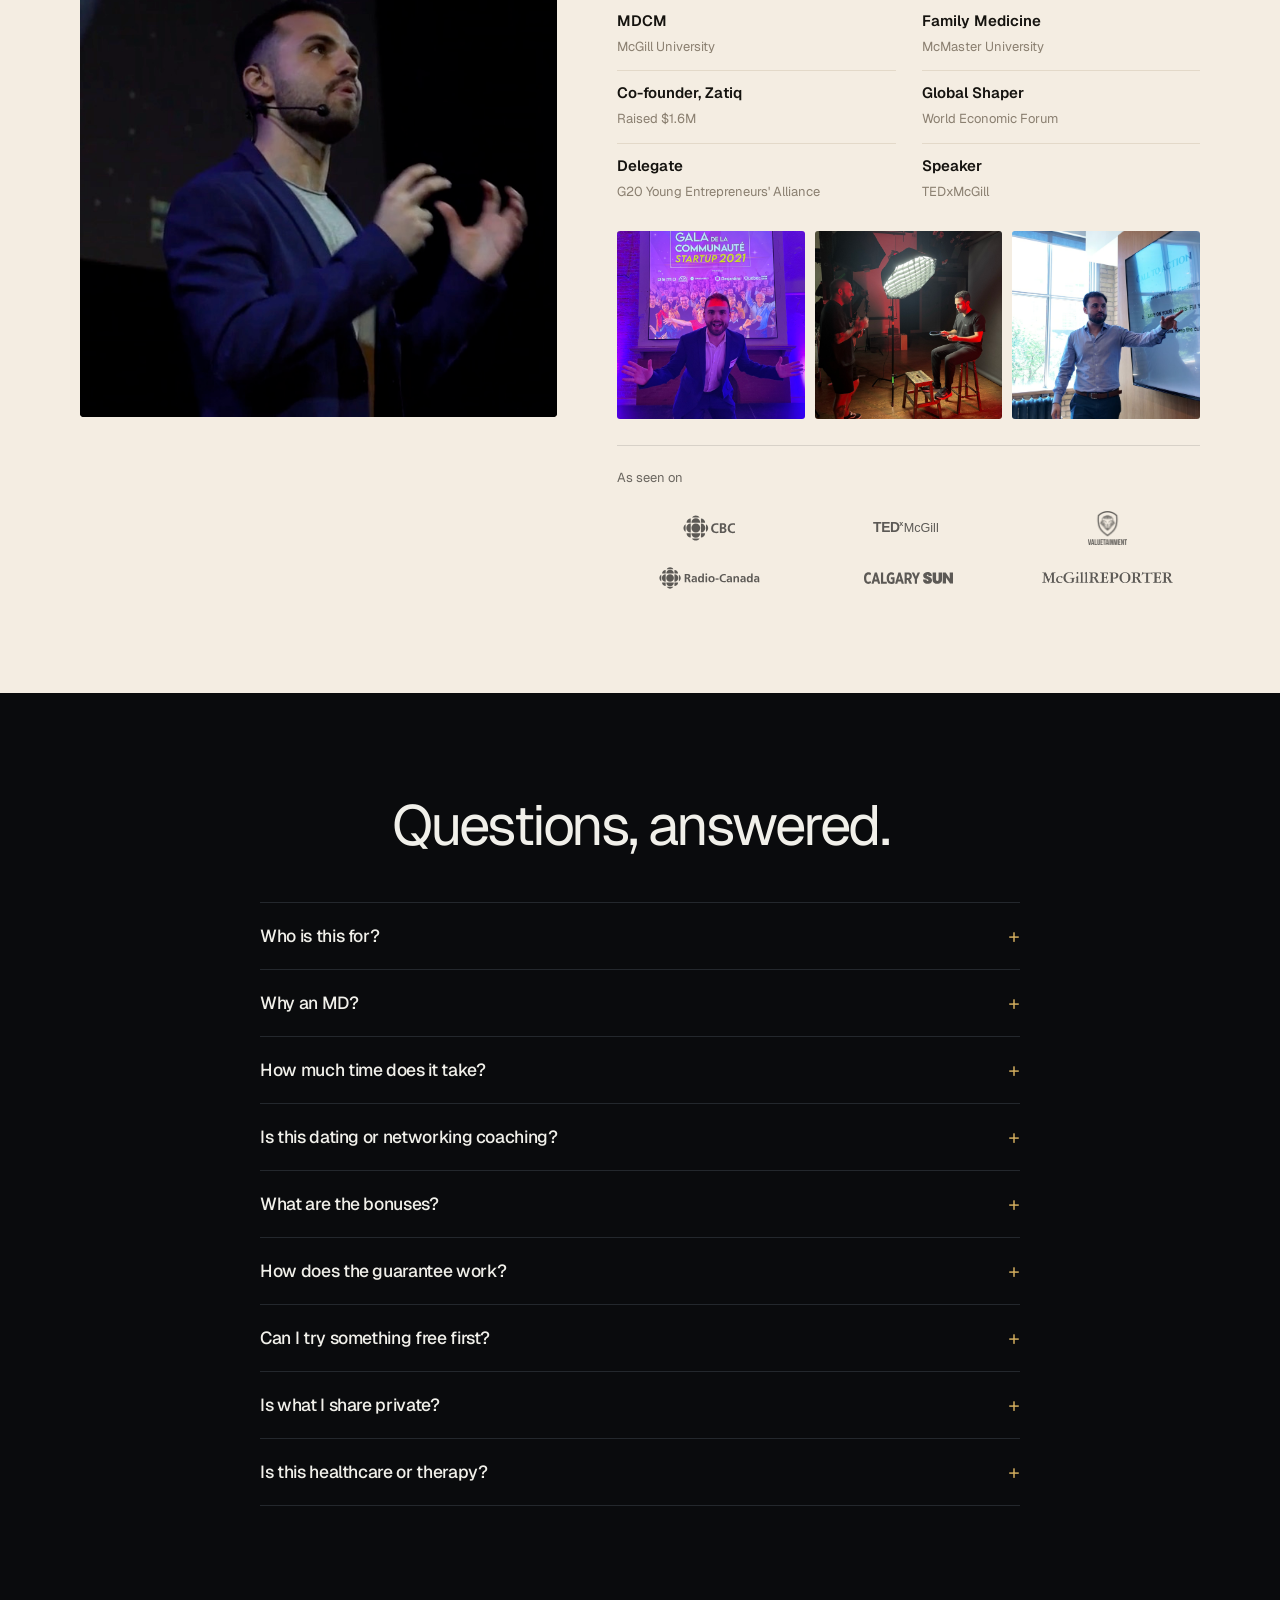
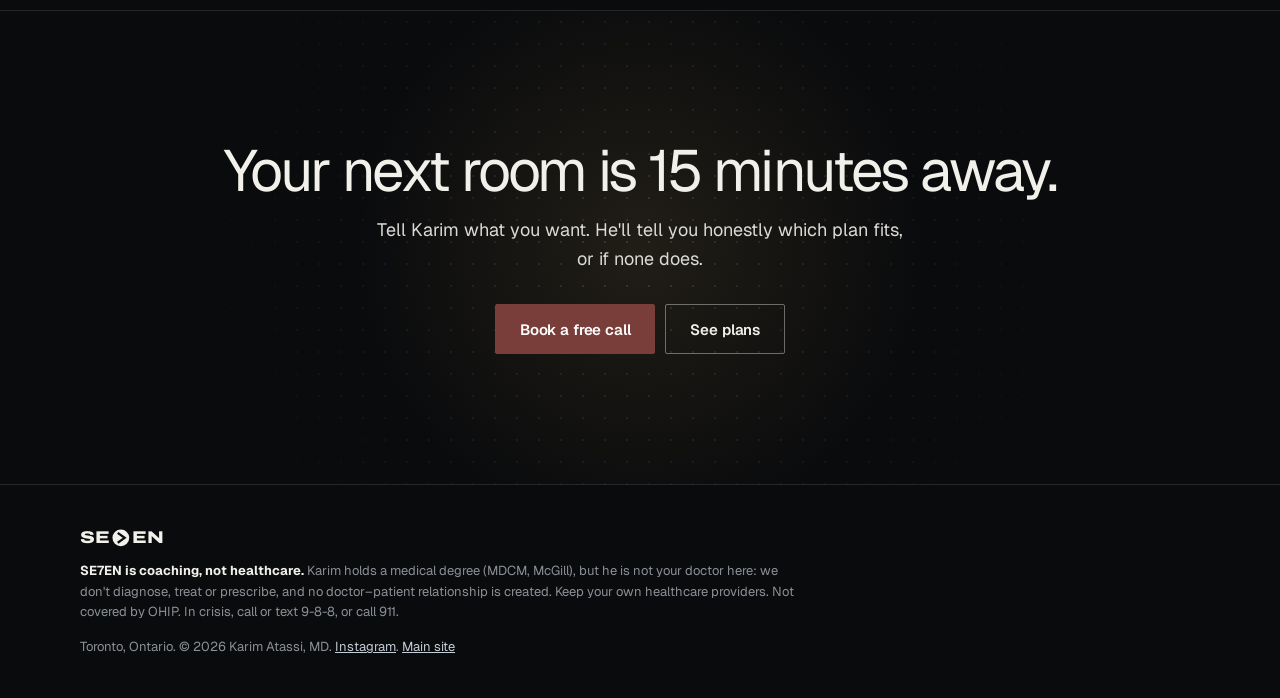
<file: social/index.html>
<!doctype html>
<html lang="en-CA">
<head>
<meta charset="utf-8">
<meta name="viewport" content="width=device-width, initial-scale=1, viewport-fit=cover">
<title>Social Health Coaching · Karim Atassi, MD</title>
<meta name="description" content="When's the last time a doctor asked about your social life? MD-led lifestyle and social health coaching with Karim Atassi, MD. Transform your social life in 30 days. From $699 CAD. Coaching, not healthcare.">
<meta name="theme-color" content="#0A0B0D">
<meta property="og:title" content="When's the last time a doctor asked about your social life?">
<meta property="og:description" content="MD-led lifestyle and social health coaching with Karim Atassi, MD. New people, new places, and the confidence to go with them.">
<meta property="og:image" content="https://karimatassi.github.io/book/assets/karim-tedx.jpg">
<link rel="icon" href="../assets/mark.svg" type="image/svg+xml">
<link rel="preconnect" href="https://fonts.googleapis.com">
<link rel="preconnect" href="https://fonts.gstatic.com" crossorigin>
<link href="https://fonts.googleapis.com/css2?family=Archivo:wdth,wght@125,800&family=Geist:wght@300;400;500;600&family=Geist+Mono:wght@400;500&display=swap" rel="stylesheet">
<style>
:root{--ob:#0A0B0D;--g1:#121417;--g2:#1A1D21;--ld:#24282D;--ld2:#353A41;--iv:#F1F0EA;--ti:#8B9097;--si:#C5CED8;
--cr:#F4EDE2;--cr2:#FBF7F0;--lc:#E3D9C9;--ink:#15130F;--ink2:#5E574D;--lab:#8A7F70;--ox:#7A3E3A;--ox2:#934B46;--gold:#C8A55A;
--max:1160px;--sans:Geist,Inter,system-ui,-apple-system,"Segoe UI",sans-serif;--mono:"Geist Mono",ui-monospace,Menlo,monospace;--wm:Archivo,"Arial Black",system-ui,sans-serif}
*{box-sizing:border-box}html{scroll-behavior:smooth;scroll-padding-top:64px;-webkit-text-size-adjust:100%}
body{margin:0;background:var(--ob);color:var(--iv);font:400 16px/1.6 var(--sans);-webkit-font-smoothing:antialiased;overflow-x:hidden}
img,video{max-width:100%;display:block}a{color:inherit}p{margin:0}
h1,h2{font-weight:400!important}h1,h2,h3{font-family:var(--sans);font-weight:500;letter-spacing:-.045em;line-height:1.02;margin:0;text-wrap:balance}
h1 em,h2 em{font-style:normal;color:var(--gold)}.lt h2 em{color:var(--ox)}
.wrap{max-width:var(--max);margin:0 auto;padding-left:max(20px,env(safe-area-inset-left,0px));padding-right:max(20px,env(safe-area-inset-right,0px))}
.skip{position:absolute;left:-999px;top:8px;background:var(--iv);color:var(--ob);padding:8px 12px;z-index:300}.skip:focus{left:12px}
.k{display:inline-flex;align-items:center;gap:10px;font:500 11.5px/1.4 var(--mono);letter-spacing:.14em;text-transform:uppercase;color:var(--gold);margin:0 0 18px}
.k::before{content:"";width:7px;height:7px;border:1.5px solid currentColor;border-radius:50%}
.lt .k{color:var(--lab)}
.btn{display:inline-flex;align-items:center;justify-content:center;gap:10px;min-height:50px;padding:0 24px;border-radius:2px;font:600 15px var(--sans);letter-spacing:-.01em;text-decoration:none;border:1px solid transparent;cursor:pointer;transition:background .15s,border-color .15s;white-space:nowrap}
.btn:focus-visible{outline:2px solid var(--gold);outline-offset:3px}
.b-ox{background:var(--ox);color:#fff;border-color:var(--ox)}.b-ox:hover{background:var(--ox2);border-color:var(--ox2)}
.b-iv{background:var(--iv);color:var(--ob);border-color:var(--iv)}.b-iv:hover{background:#fff}
.b-ln{border-color:rgba(241,240,234,.4);color:var(--iv)}.b-ln:hover{border-color:var(--iv);background:rgba(255,255,255,.06)}
.lt .b-ln{border-color:#CDBFA8;color:var(--ink)}.lt .b-ln:hover{border-color:var(--ink);background:transparent}
.btn .ar{transition:transform .2s}.btn:hover .ar{transform:translateX(3px)}.blk{width:100%}
section{padding:104px 0;position:relative}
.lt{background:var(--cr);color:var(--ink)}.lt2{background:var(--cr2);color:var(--ink)}.dk{background:var(--ob)}.gr{background:var(--g1)}
.hd{max-width:660px;margin-bottom:48px}.hd.c{margin:0 auto 48px;text-align:center}.hd.c .k{justify-content:center}
.hd h2{font-size:clamp(32px,4.4vw,58px)}.hd p.s{margin-top:16px;font-size:17px;color:var(--ti)}.lt .hd p.s,.lt2 .hd p.s{color:var(--ink2)}

.wm{display:inline-flex;align-items:center;font:800 17px/1 var(--wm);font-stretch:125%;letter-spacing:.02em;color:var(--iv);text-decoration:none}
.wm svg{width:1.04em;height:1.04em;margin:0 .1em;flex:none}.wm .b{fill:var(--iv)}.wm .p{fill:none;stroke:var(--ob);stroke-width:5.2;stroke-miterlimit:12}

/* nav */
.nav{position:fixed;top:0;left:0;right:0;z-index:50;padding-top:env(safe-area-inset-top,0px);transition:background .25s,border-color .25s;border-bottom:1px solid transparent}
.nav.on{background:rgba(10,11,13,.88);backdrop-filter:blur(12px);-webkit-backdrop-filter:blur(12px);border-bottom-color:var(--ld)}
.nav .wrap{display:flex;align-items:center;justify-content:space-between;height:66px;gap:20px}
.brand{display:flex;flex-direction:column;gap:5px;text-decoration:none}.brand small{font:400 10.5px var(--mono);color:var(--si);opacity:.8}
.nav nav{display:flex;gap:28px;font-size:14px}.nav nav a{text-decoration:none;color:var(--si)}.nav nav a:hover{color:#fff}
.nav .btn{min-height:40px;padding:0 18px;font-size:14px}
@media(max-width:940px){.nav nav{display:none}.nav .wrap{height:58px}}

/* hero: split, copy left, film right */
.hero{position:relative;background:var(--ob);padding:66px 0 0;overflow:hidden}
.hero .grid{display:grid;grid-template-columns:minmax(0,1fr) minmax(0,1.08fr);min-height:min(calc(100svh - 66px),760px)}
.hero .copy{align-self:center;padding:56px 56px 64px max(20px,calc((100vw - var(--max))/2 + 20px))}
.hero .film{position:relative;overflow:hidden;background:#05060a}
.hero .film video{position:absolute;inset:0;width:100%;height:100%;object-fit:cover;object-position:50% 40%}
.hero .film::after{content:"";position:absolute;inset:0;background:linear-gradient(90deg,var(--ob) 0%,rgba(10,11,13,0) 18%),linear-gradient(0deg,rgba(10,11,13,.6),rgba(10,11,13,0) 30%)}
.hero .film .tagline{position:absolute;right:20px;bottom:18px;z-index:1;font:500 10.5px var(--mono);letter-spacing:.12em;text-transform:uppercase;color:var(--si)}
.hero h1{font-size:clamp(40px,4.9vw,72px);letter-spacing:-.05em}
.hero .sub{margin-top:20px;font-size:18.5px;line-height:1.5;color:#DADBD6;max-width:40ch}
.hero .ctas{display:flex;flex-wrap:wrap;gap:10px;margin-top:30px}
.hero .mi{margin-top:16px;font:400 12px var(--mono);color:var(--si);opacity:.85}
.hero .mi a{color:#fff}
@media(max-width:900px){
 .hero{padding-top:58px}
 .hero .grid{grid-template-columns:minmax(0,1fr);min-height:0}
 .hero .film{order:-1;aspect-ratio:5/4}
 .hero .film video{object-position:50% 35%}
 .hero .film::after{background:linear-gradient(0deg,var(--ob) 0%,rgba(10,11,13,0) 35%)}
 .hero .copy{padding:22px 20px 52px}
 .hero .ctas .btn{flex:1 1 100%}
}

/* stat strip */
.stats{border-top:1px solid var(--ld);border-bottom:1px solid var(--ld);background:var(--ob)}
.stats ul{list-style:none;margin:0 auto;padding:0;display:grid;grid-template-columns:repeat(4,minmax(0,1fr))}
.stats li{padding:26px 22px;border-right:1px solid var(--ld)}.stats li:last-child{border-right:0}
.stats b{display:block;font-size:22px;font-weight:500;letter-spacing:-.03em}
.stats span{font:400 11.5px var(--mono);color:var(--ti);letter-spacing:.04em}
@media(max-width:760px){.stats ul{grid-template-columns:1fr 1fr}.stats li:nth-child(2){border-right:0}.stats li:nth-child(-n+2){border-bottom:1px solid var(--ld)}.stats li{padding:20px 18px}.stats b{font-size:19px}}
.press{padding:28px 0;background:var(--ob)}
.press .wrap{display:flex;align-items:center;justify-content:center;flex-wrap:wrap;gap:16px 42px}
.press p{font:500 11px var(--mono);letter-spacing:.14em;text-transform:uppercase;color:var(--ti)}
.press img{height:var(--h);width:auto;filter:grayscale(1) brightness(0) invert(1);opacity:.55}
@media(max-width:640px){.press .wrap{gap:14px 26px}.press p{width:100%;text-align:center}.press img{transform:scale(.85)}}

/* people reel */
.mont{background:var(--ob);padding:28px 0 4px;overflow:hidden;-webkit-mask-image:linear-gradient(90deg,transparent,#000 5%,#000 95%,transparent);mask-image:linear-gradient(90deg,transparent,#000 5%,#000 95%,transparent)}
.mtrack{display:flex;gap:12px;width:max-content;animation:mrun 80s linear infinite}
.mont:hover .mtrack{animation-play-state:paused}
.mtrack img{height:280px;width:224px;max-width:none;object-fit:cover;border-radius:3px;filter:saturate(.92)}
@keyframes mrun{to{transform:translateX(calc(-50% - 6px))}}
@media(max-width:640px){.mtrack img{height:190px;width:152px}.mtrack{animation-duration:60s}}
@media(prefers-reduced-motion:reduce){.mtrack{animation:none}.mont{overflow-x:auto}}
/* statement */
.state{text-align:center}
.state h2{font-size:clamp(30px,4.4vw,56px);max-width:18ch;margin:0 auto}
.state p.s{margin:20px auto 0;font-size:18px;color:var(--ink2);max-width:52ch}
.chips{display:flex;flex-wrap:wrap;justify-content:center;gap:8px;margin-top:30px}
.chips span{border:1px solid #D6C9B4;border-radius:2px;padding:8px 13px;font:500 11.5px var(--mono);letter-spacing:.06em;text-transform:uppercase;color:var(--ink2)}
.chips span.on{border-color:var(--ox);color:#fff;background:var(--ox)}
.chips-note{margin-top:14px;font:400 12px var(--mono);color:var(--lab)}

/* social map */
.smap{position:relative;max-width:900px;margin:44px auto 0}
.smap .lines{position:absolute;inset:0;width:100%;height:100%}
.smap .lines line{stroke:#7A3E3A;stroke-opacity:.45;stroke-width:1.2;stroke-dasharray:3 4;vector-effect:non-scaling-stroke}
.smap ul{position:relative;list-style:none;margin:0;padding:0;display:grid;grid-template-columns:repeat(3,minmax(0,1fr));gap:30px}
.smap li{background:var(--cr2);border:1px solid var(--lc);border-radius:4px;padding:18px 16px;display:flex;flex-direction:column;align-items:center;gap:6px;text-align:center}
.smap li svg{width:28px;height:28px;fill:none;stroke:var(--ox);stroke-width:1.5;stroke-linecap:round;stroke-linejoin:round;margin-bottom:4px}
.smap li b{font-size:17px;font-weight:500;letter-spacing:-.02em;color:var(--ink)}
.smap li span{font:400 12px/1.4 var(--mono);color:var(--ink2)}
.smap li.hub{background:var(--ob);border-color:var(--ob);justify-content:center}
.smap li.hub b{color:var(--iv);font-size:20px}.smap li.hub span{color:var(--gold)}
.smap .coin svg{width:40px;height:40px;stroke:none;margin:0}
@media(max-width:700px){.smap .lines{display:none}.smap ul{grid-template-columns:1fr 1fr;gap:10px}.smap li{padding:14px 10px}.smap li.hub{grid-column:1/-1;order:-1;padding:18px}.smap li.hub .coin svg{width:32px;height:32px}.smap li b{font-size:15.5px}}
/* steps with product mocks */
.steps{display:grid;grid-template-columns:repeat(3,minmax(0,1fr));gap:16px}
.step{background:var(--cr2);border:1px solid var(--lc);border-radius:4px;padding:26px 24px 0;display:flex;flex-direction:column;overflow:hidden}
.step .n{font:500 12px var(--mono);color:var(--ox);letter-spacing:.1em}
.step h3{font-size:24px;margin:12px 0 8px;color:var(--ink)}
.step p{color:var(--ink2);font-size:15.5px}
.mock{margin-top:auto;padding-top:24px}
.mock .scr{background:#fff;border:1px solid var(--lc);border-bottom:0;border-radius:6px 6px 0 0;padding:16px;box-shadow:0 -8px 30px -18px rgba(21,19,15,.25);min-height:190px}
.mk{font:500 7.5px var(--mono);letter-spacing:.08em;fill:#8A7F70}.mk.ox{fill:#7A3E3A}
.rp-t{display:flex;justify-content:space-between;font:500 9.5px var(--mono);letter-spacing:.1em;text-transform:uppercase;color:var(--lab);border-bottom:1px solid #EEE6D8;padding-bottom:8px;margin-bottom:10px}
.step .rp-k{font:500 9.5px var(--mono);letter-spacing:.1em;color:var(--ox);text-transform:uppercase;margin:10px 0 6px}
.rp-l{display:flex;gap:8px;align-items:flex-start;font-size:12.5px;line-height:1.35;color:var(--ink);padding:6px 0;border-bottom:1px solid #F3EDE3}
.rp-l i{flex:none;font:500 9.5px var(--mono);color:var(--lab);font-style:normal;margin-top:2px}
.cal{display:grid;gap:7px}
.ev{display:grid;grid-template-columns:44px 1fr auto;gap:10px;align-items:center;border:1px solid #EEE6D8;border-radius:4px;padding:8px 10px}
.step .ev .d{font:500 9.5px/1.2 var(--mono);color:var(--lab);text-transform:uppercase;text-align:center}.ev .d b{display:block;font:500 16px var(--sans);color:var(--ink);letter-spacing:-.03em}
.step .ev .t{font-size:12.5px;line-height:1.3;color:var(--ink)}.ev .t span{display:block;font:400 9.5px var(--mono);color:var(--lab)}
.ev .tag{font:500 9px var(--mono);letter-spacing:.08em;text-transform:uppercase;color:#fff;background:var(--ox);padding:3px 6px;border-radius:2px}
.ev .tag.g{background:transparent;color:var(--lab);border:1px solid #E3D9C9}
@media(max-width:940px){.steps{grid-template-columns:minmax(0,1fr)}}

/* pillars with workshop media */
.pills{display:grid;grid-template-columns:repeat(3,minmax(0,1fr));gap:16px}
.pc{background:var(--g1);border:1px solid var(--ld);border-radius:4px;overflow:hidden;display:flex;flex-direction:column}
.pc .m{aspect-ratio:4/3;overflow:hidden;background:var(--ob);border-bottom:1px solid var(--ld);display:grid;place-items:center;background-image:radial-gradient(rgba(197,206,216,.12) 1px,transparent 1.2px);background-size:16px 16px}.pc .m svg{width:78%;height:auto}.pc .m video,.pc .m img{width:100%;height:100%;object-fit:cover;filter:saturate(.9);transition:transform 1.2s ease}
.pc .b{padding:22px 22px 26px}.pc .n{font:500 11px var(--mono);color:var(--gold);letter-spacing:.12em}
.pc h3{font-size:23px;margin:10px 0 8px}.pc p{color:var(--ti);font-size:15px}
@media(max-width:940px){.pills{grid-template-columns:minmax(0,1fr)}.pc .m{aspect-ratio:16/9}.pc .b{padding:18px 18px 22px}}

/* who */
.who{display:grid;grid-template-columns:1fr 1fr;gap:56px;align-items:center}
.who svg{width:100%;height:auto}
.fk{font:500 10.5px var(--mono);letter-spacing:.12em;fill:#8A7F70}.fk.ox{fill:#7A3E3A}
.fit{list-style:none;padding:0;margin:0;border-top:1px solid var(--lc)}
.fit li{display:flex;gap:14px;padding:16px 0;border-bottom:1px solid var(--lc);font-size:17.5px;letter-spacing:-.015em;color:var(--ink)}
.fit li::before{content:"“";font:600 22px/1 var(--sans);color:var(--ox);width:12px;flex:none}
@media(max-width:860px){.who{grid-template-columns:minmax(0,1fr);gap:32px}.who figure{order:2}}

/* watch */
.watch{display:grid;grid-template-columns:1.35fr 1fr;gap:48px;align-items:center}
.player{position:relative;aspect-ratio:16/9;border-radius:4px;overflow:hidden;background:#000;border:1px solid var(--ld2)}
.player video{width:100%;height:100%;object-fit:cover}
.player button{position:absolute;inset:0;display:flex;align-items:flex-end;justify-content:flex-start;gap:12px;padding:20px;background:linear-gradient(0deg,rgba(0,0,0,.7),rgba(0,0,0,0) 50%);border:0;color:#fff;cursor:pointer;font:500 13px var(--mono);letter-spacing:.08em;text-transform:uppercase;text-align:left}
.player button .pl{width:52px;height:52px;border-radius:50%;background:var(--iv);display:grid;place-items:center;flex:none}
.player button .pl::before{content:"";border-left:14px solid var(--ob);border-top:9px solid transparent;border-bottom:9px solid transparent;margin-left:4px}
.player.playing button{display:none}
.thumbs{display:grid;grid-template-columns:repeat(2,minmax(0,1fr));gap:10px;margin-top:10px}
.thumbs button{position:relative;padding:0;border:1px solid var(--ld);border-radius:3px;overflow:hidden;background:#000;cursor:pointer;aspect-ratio:16/10}
.thumbs button img{width:100%;height:100%;object-fit:cover;opacity:.7}.thumbs button[aria-pressed="true"]{border-color:var(--gold)}.thumbs button[aria-pressed="true"] img{opacity:1}
.thumbs button span{position:absolute;left:6px;bottom:6px;font:500 9.5px var(--mono);letter-spacing:.08em;text-transform:uppercase;color:#fff;background:rgba(0,0,0,.6);padding:3px 6px;border-radius:2px}
.watch blockquote{margin:0;font-size:clamp(22px,2.4vw,30px);line-height:1.25;letter-spacing:-.03em;font-weight:400}
.watch blockquote::before{content:"“";display:block;font-size:54px;line-height:.6;color:var(--gold);margin-bottom:14px}
.watch cite{display:block;margin-top:18px;font:400 12px var(--mono);font-style:normal;color:var(--ti);letter-spacing:.04em}
@media(max-width:940px){.watch{grid-template-columns:minmax(0,1fr);gap:32px}}

/* results */
.quotes{display:grid;grid-template-columns:repeat(3,minmax(0,1fr));gap:16px}
.q{margin:0;background:var(--cr2);border:1px solid var(--lc);border-radius:4px;padding:24px;display:flex;flex-direction:column;gap:14px}
.q .mark{font:600 34px/.7 var(--sans);color:var(--ox);height:16px}
.q blockquote{margin:0;font-size:16px;line-height:1.55;color:var(--ink);letter-spacing:-.01em}
.q .who{display:flex;gap:10px;align-items:center;margin-top:auto;padding-top:14px;border-top:1px solid var(--lc)}
.q .who img{width:40px;height:40px;border-radius:50%;object-fit:cover}.q .who b{display:block;font-size:14px;color:var(--ink)}.q .who span{font:400 11px var(--mono);color:var(--lab)}
.swipe{display:none;text-align:center;font:500 11px var(--mono);letter-spacing:.1em;text-transform:uppercase;color:var(--lab);margin-top:8px}
@media(max-width:940px){.quotes{display:flex;overflow-x:auto;scroll-snap-type:x mandatory;gap:12px;margin:0 -20px;padding:2px 20px 12px;scrollbar-width:none}.quotes::-webkit-scrollbar{display:none}.q{flex:0 0 82%;scroll-snap-align:center}.swipe{display:block}}

.quotes.wall{display:block;columns:3 300px;column-gap:16px}.wall .q{break-inside:avoid;margin:0 0 16px}
@media(max-width:940px){.quotes.wall{display:block;overflow:visible;margin:0;padding:0;columns:2 260px}.wall .q{flex:none}}
/* what you receive */
.recv{margin-top:56px}.recv h3{font-size:clamp(24px,2.6vw,32px);font-weight:400;letter-spacing:-.035em;margin-bottom:18px;text-align:center}
.tw{overflow-x:auto;border:1px solid var(--ld);border-radius:4px;background:var(--g1)}
.recv table{width:100%;border-collapse:collapse;min-width:560px}
.recv th,.recv td{padding:16px 18px;border-bottom:1px solid var(--ld);text-align:center;vertical-align:middle}
.recv tbody tr:last-child th,.recv tbody tr:last-child td{border-bottom:0}
.recv thead th{font-size:15px;font-weight:500;color:var(--iv);padding-block:18px}.recv thead small{display:block;font:400 13px var(--mono);color:var(--ti);margin-top:3px}
.recv .c{background:rgba(200,165,90,.06)}.recv thead .c{box-shadow:inset 0 2px 0 var(--gold)}
.recv tbody th{text-align:left;display:flex;gap:14px;align-items:flex-start;font-weight:400}
.recv .ico{flex:none;width:26px;height:26px;fill:none;stroke:var(--gold);stroke-width:1.4;stroke-linecap:round;stroke-linejoin:round;margin-top:1px}
.recv tbody th b{display:block;font-size:15.5px;font-weight:500;color:var(--iv);letter-spacing:-.01em}.recv tbody th small{display:block;font-size:13.5px;line-height:1.45;color:var(--ti);margin-top:2px;max-width:42ch}
.recv .y svg{width:20px;height:20px}.recv .y circle{fill:var(--gold)}.recv .y path{fill:none;stroke:var(--ob);stroke-width:5.2;stroke-miterlimit:12}
.recv .no{color:var(--ld2);font-size:18px}.recv .one{font-size:12.5px;color:var(--si);white-space:nowrap}
.sr{position:absolute;width:1px;height:1px;overflow:hidden;clip:rect(0 0 0 0)}
.recv td.mo{display:none}.recv td.pick{box-shadow:inset 0 0 0 1px rgba(200,165,90,.6);background:rgba(200,165,90,.1)}
.recv .pk b{display:block;font-size:17px;font-weight:500;color:var(--iv);letter-spacing:-.01em}.recv .pk small{display:block;font-size:12.5px;color:var(--si);margin-top:2px}
@media(max-width:640px){.recv table{min-width:0}.recv table,.recv tbody{display:block}.recv thead{display:none}
.recv tbody tr{display:grid;grid-template-columns:repeat(3,minmax(0,1fr));border-bottom:1px solid var(--ld)}.recv tbody tr:last-child{border-bottom:0}
.recv tbody th{grid-column:1/-1;border:0;padding:16px 16px 10px}.recv td{border:0;padding:4px 4px 16px;display:flex;flex-direction:column;align-items:center;gap:6px}
.recv td::before{content:attr(data-l);font-size:11.5px;color:var(--ti)}.recv .c{background:transparent}.recv .one{font-size:12px}.recv td.pick{box-shadow:none;background:transparent}.recv .pk small{display:none}.recv .pk b{font-size:12.5px;font-weight:400;color:var(--si)}.recv .pk b::after{content:" of 3"}.recv td.mo{display:flex}}
/* plans */
.plans{display:grid;grid-template-columns:repeat(3,minmax(0,1fr));gap:16px;align-items:stretch}
.plan{background:var(--g1);border:1px solid var(--ld);border-radius:4px;padding:28px;display:flex;flex-direction:column;position:relative}
.plan .name{font:500 11.5px var(--mono);letter-spacing:.16em;text-transform:uppercase;color:var(--ti)}
.plan .for{margin-top:8px;font-size:16px;line-height:1.4;color:var(--si);min-height:46px}
.plan .price{font:500 46px/1 var(--sans);margin:20px 0 6px;letter-spacing:-.05em}.plan .price small{font:400 12px var(--mono);color:var(--ti);margin-left:6px;letter-spacing:.04em}
.plan .terms{font:400 12px var(--mono);color:var(--ti)}
.plan ul{list-style:none;padding:0;margin:20px 0 26px;display:grid;gap:11px}
.plan li{display:flex;gap:10px;font-size:15px;line-height:1.45;color:#D2D4D0}.plan li::before{content:"";flex:none;width:6px;height:6px;margin-top:8px;border-radius:50%;background:var(--gold)}
.plan .btn{margin-top:auto}.plan .inc{font:500 10.5px var(--mono);color:var(--gold);letter-spacing:.12em;text-transform:uppercase;margin-top:22px}.plan .inc+ul{margin-top:10px}
.plan.rec{border-color:var(--gold);box-shadow:0 0 0 1px var(--gold) inset}
.plan .tag{position:absolute;top:-11px;left:28px;background:var(--gold);color:var(--ob);font:600 10.5px var(--mono);letter-spacing:.12em;text-transform:uppercase;border-radius:2px;padding:4px 9px}
.plan.top{background:var(--cr);color:var(--ink);border-color:var(--cr)}.plan.top .name,.plan.top .terms,.plan.top .price small{color:var(--lab)}.plan.top .for,.plan.top li{color:var(--ink2)}.plan.top .inc{color:var(--ox)}.plan.top li::before{background:var(--ox)}
.plan .btn-dark,.plan .btn-gold{background:var(--ox);color:#fff;border-color:var(--ox)}.plan .btn-dark:hover,.plan .btn-gold:hover{background:var(--ox2)}
.plan.top .btn-gold{background:var(--ob);border-color:var(--ob)}
.plan .btn-line{border-color:var(--ld2);color:var(--iv)}.plan .btn-line:hover{border-color:var(--ti)}.btn-block{width:100%}
.guar{margin:28px auto 0;max-width:780px;display:flex;gap:18px;align-items:center;border:1px solid var(--ld2);border-radius:4px;padding:20px 22px}
.seal{flex:none;width:58px;height:58px;border-radius:50%;border:1px solid var(--gold);color:var(--gold);display:grid;place-items:center;text-align:center;font:500 9.5px/1.25 var(--mono);letter-spacing:.08em;text-transform:uppercase}
.guar b{display:block;font-size:17px;font-weight:600;margin-bottom:3px;letter-spacing:-.02em}.guar p{color:var(--ti);font-size:14.5px}
.plan-note{margin-top:14px;text-align:center;font:400 12px var(--mono);color:var(--ti)}.plan-note a{color:var(--si)}
@media(max-width:980px){.plans{grid-template-columns:minmax(0,1fr);gap:22px}.plan .for{min-height:0}}
@media(max-width:560px){.guar{flex-direction:column;align-items:flex-start}}

/* about */
.about{display:grid;grid-template-columns:.9fr 1.1fr;gap:60px;align-items:center}
.about .ph{position:relative;aspect-ratio:1/1;border-radius:4px;overflow:hidden;background:#000}
.about .ph img{width:100%;height:100%;object-fit:cover;object-position:center 20%}
.about .ph figcaption{position:absolute;left:12px;bottom:12px;font:500 10.5px var(--mono);letter-spacing:.1em;text-transform:uppercase;color:var(--iv);background:rgba(10,11,13,.7);padding:6px 9px;border-radius:2px}
.about h2{font-size:clamp(30px,3.6vw,46px);color:var(--ink)}
.about .bio{margin-top:18px;font-size:17px;color:var(--ink2);max-width:56ch}
.creds{display:grid;grid-template-columns:repeat(2,minmax(0,1fr));gap:12px 26px;margin:28px 0 0;padding:0;list-style:none}
.creds li{border-top:1px solid var(--lc);padding-top:10px}.creds b{display:block;color:var(--ink);font-weight:600;font-size:15px}.creds span{font:400 11.5px var(--mono);color:var(--lab)}
.press2{display:grid;grid-template-columns:repeat(3,minmax(0,1fr));align-items:center;justify-items:center;gap:22px 14px;margin-top:26px;padding-top:22px;border-top:1px solid rgba(10,11,13,.12)}.press2 p{grid-column:1/-1;justify-self:start;font-size:13px;color:#6b6760}.press2 img{height:calc(var(--h)*.85);max-width:100%;width:auto;filter:grayscale(1) brightness(0);opacity:.62}@media(max-width:640px){.press2{grid-template-columns:repeat(3,minmax(0,1fr));gap:22px 12px}.press2 img{height:calc(var(--h)*.85)}}
.strip{display:grid;grid-template-columns:repeat(3,minmax(0,1fr));gap:10px;margin-top:28px}
.strip img{aspect-ratio:1/1;object-fit:cover;border-radius:3px}
@media(max-width:900px){.about{grid-template-columns:minmax(0,1fr);gap:32px}.about .ph{aspect-ratio:4/4.2}}

/* faq */
.faq{max-width:760px;margin:0 auto;border-top:1px solid var(--ld)}.faq details{border-bottom:1px solid var(--ld)}
.faq summary{cursor:pointer;list-style:none;display:flex;justify-content:space-between;align-items:center;gap:16px;padding:19px 0;font-size:17.5px;font-weight:500;letter-spacing:-.02em}
.faq summary::-webkit-details-marker{display:none}.faq summary::after{content:"+";flex:none;font:400 20px var(--mono);color:var(--gold);transition:transform .2s}
.faq details[open] summary::after{transform:rotate(45deg)}.faq details p{padding:0 0 18px;color:var(--ti);font-size:15.5px;max-width:64ch}.faq details a{color:var(--si)}

/* final */
.final{position:relative;overflow:hidden;text-align:center;padding:130px 0;background:var(--ob);border-top:1px solid var(--ld)}
.final::before{content:"";position:absolute;inset:0;background-image:radial-gradient(rgba(197,206,216,.14) 1px,transparent 1.2px);background-size:22px 22px;-webkit-mask-image:radial-gradient(circle at 50% 50%,#000,transparent 70%);mask-image:radial-gradient(circle at 50% 50%,#000,transparent 70%)}
.final video{position:absolute;inset:0;width:100%;height:100%;object-fit:cover;opacity:.45}
.final::after{content:"";position:absolute;left:50%;top:50%;width:620px;height:620px;transform:translate(-50%,-50%);border-radius:50%;background:radial-gradient(circle,rgba(200,165,90,.12),transparent 65%)}
.final .wrap{position:relative;z-index:1}.final h2{font-size:clamp(32px,4.6vw,58px)}
.final p{margin:16px auto 0;color:#DADBD6;font-size:18px;max-width:44ch}.final .ctas{display:flex;justify-content:center;flex-wrap:wrap;gap:10px;margin-top:30px}
footer{background:var(--ob);color:var(--ti);font-size:13px;padding:44px 0 calc(40px + env(safe-area-inset-bottom,0px));border-top:1px solid var(--ld)}
footer .wrap{display:grid;gap:14px}footer b{color:var(--iv)}footer a{color:var(--si)}
.sticky{position:fixed;left:10px;right:10px;bottom:calc(10px + env(safe-area-inset-bottom,0px));z-index:60;display:flex;gap:12px;align-items:center;justify-content:space-between;background:var(--g2);border:1px solid var(--ld2);border-radius:4px;padding:7px 7px 7px 16px;font:500 12px var(--mono);letter-spacing:.04em;box-shadow:0 18px 40px -12px rgba(0,0,0,.7);transform:translateY(140%);transition:transform .3s}
.sticky.show{transform:none}.sticky .btn{min-height:42px;padding:0 18px;font-size:14px}
@media(min-width:941px){.sticky{display:none}}@media(max-width:940px){footer{padding-bottom:calc(100px + env(safe-area-inset-bottom,0px))}}
@media(max-width:640px){body{font-size:15.5px}section{padding:68px 0}.hd,.hd.c{margin-bottom:32px}.plan{padding:24px 20px}.final{padding:96px 0}}
body::after{content:"";position:fixed;inset:0;z-index:200;pointer-events:none;opacity:.05;background-image:url("data:image/svg+xml,%3Csvg xmlns=%27http://www.w3.org/2000/svg%27 width=%27160%27 height=%27160%27%3E%3Cfilter id=%27n%27%3E%3CfeTurbulence type=%27fractalNoise%27 baseFrequency=%27.85%27 numOctaves=%272%27 stitchTiles=%27stitch%27/%3E%3C/filter%3E%3Crect width=%27100%25%27 height=%27100%25%27 filter=%27url(%23n)%27/%3E%3C/svg%3E")}
.rv{opacity:0;transform:translateY(14px);transition:opacity .6s ease,transform .6s ease}.rv.in{opacity:1;transform:none}
@media(prefers-reduced-motion:reduce){html{scroll-behavior:auto}.rv{opacity:1;transform:none;transition:none}}

/* frontend-design pass: quiet everything but the hero */
h1 em,h2 em,.lt h2 em{color:inherit}
.hero h1{font-size:clamp(44px,5.4vw,86px);letter-spacing:-.058em;line-height:.98}
.lede{font-size:15px;color:var(--si);margin:0 0 22px;max-width:46ch}
.hero .mi{font:400 14px/1.5 var(--sans);opacity:1;color:var(--ti)}
.hero .film .tagline{font:400 13px var(--sans);letter-spacing:0;text-transform:none;color:var(--iv)}
.press p{font:400 13px var(--sans);letter-spacing:0;text-transform:none}
.stats span{font:400 13px var(--sans);letter-spacing:0}
.step .n{font:500 14px var(--sans);letter-spacing:0;color:var(--ox)}
.plan .name{font:500 15px var(--sans);letter-spacing:-.01em;text-transform:none;color:var(--iv)}.plan.top .name{color:var(--ink)}
.plan .inc{font:500 13px var(--sans);letter-spacing:0;text-transform:none}
.plan .tag{font:600 12px var(--sans);letter-spacing:0;text-transform:none}
.plan .terms,.plan-note,.plan .price small{font-family:var(--sans)}
.seal{border:0;width:46px;height:46px}.seal svg{width:100%;height:100%}
.about .ph figcaption{font:400 12.5px var(--sans);letter-spacing:0;text-transform:none}
.q .who span,.creds span{font:400 13px var(--sans)}
.smap li span{font:400 13.5px/1.4 var(--sans)}
.rp-t,.step .rp-k{text-transform:none;letter-spacing:.02em}.step .ev .d{text-transform:none}.ev .tag{text-transform:none;letter-spacing:0;font-family:var(--sans);font-size:10.5px}
.rv{opacity:1;transform:none;transition:none}
.hero .copy>*{animation:rise .9s cubic-bezier(.2,.7,.2,1) both}
.hero .copy>*:nth-child(2){animation-delay:.08s}.hero .copy>*:nth-child(3){animation-delay:.2s}.hero .copy>*:nth-child(4){animation-delay:.3s}.hero .copy>*:nth-child(5){animation-delay:.38s}
@keyframes rise{from{transform:translateY(16px)}to{transform:none}}
@media(prefers-reduced-motion:reduce){.hero .copy>*{animation:none}}
.sticky{font:500 13px var(--sans);letter-spacing:0}
footer p{max-width:80ch}
</style>
<script>!function(f,b,e,v,n,t,s){if(f.fbq)return;n=f.fbq=function(){n.callMethod?n.callMethod.apply(n,arguments):n.queue.push(arguments)};if(!f._fbq)f._fbq=n;n.push=n;n.loaded=!0;n.version='2.0';n.queue=[];t=b.createElement(e);t.async=!0;t.src=v;s=b.getElementsByTagName(e)[0];s.parentNode.insertBefore(t,s)}(window,document,'script','https://connect.facebook.net/en_US/fbevents.js');fbq('init','1500940322097380');fbq('track','PageView');
document.addEventListener('click',function(e){var a=e.target.closest&&e.target.closest('a[href*="calendly.com"]');if(a&&window.fbq)fbq('track','Schedule',{content_name:a.getAttribute('data-cta')||'call'});});</script>
<noscript><img height="1" width="1" style="display:none" src="https://www.facebook.com/tr?id=1500940322097380&ev=PageView&noscript=1" alt=""></noscript>
</head>
<body>
<a class="skip" href="#main">Skip to content</a>
<header class="nav" id="nav"><div class="wrap">
  <a class="brand" href="#top" aria-label="SE7EN, by Karim Atassi, MD"><span class="wm" aria-hidden="true">SE<svg viewBox="0 0 40 40"><circle class="b" cx="20" cy="20" r="19"/><path class="p" d="M13 8.8L28.6 20L13 31.2"/></svg>EN</span><small>by Karim Atassi, MD</small></a>
  <nav aria-label="Primary"><a href="#how">How it works</a><a href="#results">Results</a><a href="#plans">Plans</a><a href="#faq">FAQ</a></nav>
  <a class="btn b-iv" href="https://calendly.com/drkarimatassi" target="_blank" rel="noopener" data-cta="nav">Book a free call</a>
</div></header>

<main id="main">
<section class="hero" id="top">
  <div class="grid">
    <div class="copy">
    <p class="lede">MD-led lifestyle health coaching</p>
    <h1>When's the last time a doctor asked about your <em>social life?</em></h1>
    <p class="sub">Transform it in 30 days: new people, new places, and the confidence to go with them.</p>
    <div class="ctas"><a class="btn b-ox" href="#plans" data-cta="hero_plans">See plans</a><a class="btn b-ln" href="https://calendly.com/drkarimatassi" target="_blank" rel="noopener" data-cta="hero_call">Free 15-min call</a></div>
    <p class="mi">Your score improves, or we keep coaching you free. Not ready? <a href="../quiz/">Take the free assessment</a>.</p>
  </div>
    <div class="film"><video autoplay muted loop playsinline preload="auto" poster="../assets/media/karim-reel.jpg" aria-label="Karim Atassi, MD on Valuetainment, on the TEDxMcGill stage, and coaching clients"><source src="../assets/media/karim-reel.mp4" type="video/mp4"></video><span class="tagline">On Valuetainment, at TEDxMcGill, and in session</span></div>
  </div>
</section>

<div class="stats" role="region" aria-label="At a glance"><div class="wrap" style="padding:0"><ul>
  <li><b>MD</b><span>McGill and McMaster</span></li>
  <li><b>100+</b><span>people helped</span></li>
  <li><b>TEDx and WEF</b><span>Speaker, Global Shaper</span></li>
  <li><b>30 days</b><span>to a new social life</span></li>
</ul></div></div>
<div class="mont" role="img" aria-label="Karim Atassi, MD with leaders, founders and public figures"><div class="mtrack"><img src="../assets/strip/k01.jpg" alt="" decoding="async"><img src="../assets/strip/k03.jpg" alt="" decoding="async"><img src="../assets/strip/k10.jpg" alt="" decoding="async"><img src="../assets/strip/k04.jpg" alt="" decoding="async"><img src="../assets/strip/k02.jpg" alt="" decoding="async"><img src="../assets/strip/k07.jpg" alt="" decoding="async"><img src="../assets/strip/k08.jpg" alt="" decoding="async"><img src="../assets/strip/k06.jpg" alt="" decoding="async"><img src="../assets/strip/k11.jpg" alt="" decoding="async"><img src="../assets/strip/k09.jpg" alt="" decoding="async"><img src="../assets/strip/k01.jpg" alt="" decoding="async" aria-hidden="true"><img src="../assets/strip/k03.jpg" alt="" decoding="async" aria-hidden="true"><img src="../assets/strip/k10.jpg" alt="" decoding="async" aria-hidden="true"><img src="../assets/strip/k04.jpg" alt="" decoding="async" aria-hidden="true"><img src="../assets/strip/k02.jpg" alt="" decoding="async" aria-hidden="true"><img src="../assets/strip/k07.jpg" alt="" decoding="async" aria-hidden="true"><img src="../assets/strip/k08.jpg" alt="" decoding="async" aria-hidden="true"><img src="../assets/strip/k06.jpg" alt="" decoding="async" aria-hidden="true"><img src="../assets/strip/k11.jpg" alt="" decoding="async" aria-hidden="true"><img src="../assets/strip/k09.jpg" alt="" decoding="async" aria-hidden="true"></div></div>
<div class="press" role="region" aria-label="As seen on">
    <div class="wrap">
      <p>As seen on</p>
      <img src="../assets/press/cbc.svg" alt="CBC" style="--h:30px">
      <img src="../assets/press/tedx-mcgill.svg" alt="TEDxMcGill" style="--h:20px">
      <img src="../assets/press/valuetainment.png" alt="Valuetainment" style="--h:40px">
      <img src="../assets/press/radio-canada.svg" alt="Radio-Canada" style="--h:26px">
      <img src="../assets/press/calgary-sun.svg" alt="Calgary Sun" class="inv" style="--h:14px">
      <img src="../assets/press/mcgill-reporter.png" alt="McGill Reporter" style="--h:13px">
    </div>
  </div>

<section class="lt state">
  <div class="wrap rv">
    
    <h2>Social connection is a pillar of health. <em>Nobody checks it.</em></h2>
    <p class="s">It's one of the 6 pillars of lifestyle medicine, and the most overlooked. The people around you shape everything below.</p>
    <div class="smap"><svg class="lines" viewBox="0 0 300 300" preserveAspectRatio="none" aria-hidden="true"><line x1="150" y1="150" x2="50" y2="50"/><line x1="150" y1="150" x2="150" y2="50"/><line x1="150" y1="150" x2="250" y2="50"/><line x1="150" y1="150" x2="50" y2="150"/><line x1="150" y1="150" x2="250" y2="150"/><line x1="150" y1="150" x2="50" y2="250"/><line x1="150" y1="150" x2="150" y2="250"/><line x1="150" y1="150" x2="250" y2="250"/></svg><ul aria-label="What your social life affects"><li><svg viewBox="0 0 24 24" aria-hidden="true"><circle cx="8" cy="9" r="3.2"/><circle cx="16.5" cy="9" r="3.2"/><path d="M2.5 20c.6-3.6 2.8-5.5 5.5-5.5s4.9 1.9 5.5 5.5M11.5 16c1-1 2.6-1.5 5-1.5 2.7 0 4.9 1.9 5.5 5.5"/></svg><b>Relationships</b><span>Partner, friends, family</span></li><li><svg viewBox="0 0 24 24" aria-hidden="true"><rect x="3" y="7.5" width="18" height="12" rx="1.5"/><path d="M8.5 7.5V5a1.5 1.5 0 0 1 1.5-1.5h4A1.5 1.5 0 0 1 15.5 5v2.5M3 12.5h18"/></svg><b>Career</b><span>Mentors and the next door</span></li><li><svg viewBox="0 0 24 24" aria-hidden="true"><path d="M12 3v3M12 18v3M3 12h3M18 12h3"/><circle cx="12" cy="12" r="4.5"/></svg><b>Confidence</b><span>How you show up in a room</span></li><li><svg viewBox="0 0 24 24" aria-hidden="true"><path d="M3 12h3.5l2-5 3.5 10 2.5-7 1.5 2H21"/></svg><b>Stress &amp; mood</b><span>Who you lean on when it’s hard</span></li><li class="hub" aria-hidden="false"><span class="coin"><svg viewBox="0 0 40 40"><circle cx="20" cy="20" r="19" fill="#7A3E3A"/><path d="M13 8.8L28.6 20L13 31.2" fill="none" stroke="#F4EDE2" stroke-width="5.2" stroke-miterlimit="12"/></svg></span><b>Your social life</b><span>touches all of it</span></li><li><svg viewBox="0 0 24 24" aria-hidden="true"><path d="M4 20V10M10 20V4M16 20v-7M22 20H2"/></svg><b>Habits</b><span>You eat, drink and move like your circle</span></li><li><svg viewBox="0 0 24 24" aria-hidden="true"><path d="M12 20.5s-8-4.6-8-10.4A4.3 4.3 0 0 1 12 7.6a4.3 4.3 0 0 1 8 2.5c0 5.8-8 10.4-8 10.4z"/></svg><b>Longevity</b><span>Strong ties are linked to a longer life</span></li><li><svg viewBox="0 0 24 24" aria-hidden="true"><path d="M12 21s-6.5-5.6-6.5-11a6.5 6.5 0 0 1 13 0C18.5 15.4 12 21 12 21z"/><circle cx="12" cy="10" r="2.3"/></svg><b>Environment</b><span>Where you live and spend your evenings</span></li><li><svg viewBox="0 0 24 24" aria-hidden="true"><circle cx="12" cy="12" r="8.5"/><circle cx="12" cy="12" r="4.5"/><circle cx="12" cy="12" r=".9" fill="currentColor"/></svg><b>Purpose</b><span>Belonging to something bigger</span></li></ul></div>
  </div>
</section>


<section class="lt2" id="how">
  <div class="wrap">
    <div class="hd c rv"><h2>Clear in a day. <em>Different in 30.</em></h2></div>
    <div class="steps">
      <article class="step rv"><p class="n">Day 1</p><h3>Assess</h3><p>90 minutes with Karim across all 7 areas of your life.</p>
        <div class="mock"><div class="scr"><svg viewBox="-14 0 248 184" aria-hidden="true"><polygon points="110.0,68.2 128.6,77.2 133.2,97.3 120.3,113.4 99.7,113.4 86.8,97.3 91.4,77.2" fill="none" stroke="#E3D9C9"/><polygon points="110.0,44.5 147.2,62.4 156.3,102.6 130.6,134.8 89.4,134.8 63.7,102.6 72.8,62.4" fill="none" stroke="#E3D9C9"/><polygon points="110.0,20.0 166.3,47.1 180.2,108.0 141.2,156.9 78.8,156.9 39.8,108.0 53.7,47.1" fill="none" stroke="#E3D9C9"/><polygon points="110.0,41.6 150.5,59.7 170.4,105.8 135.0,143.9 88.8,136.1 60.9,103.2 68.3,58.8" fill="#7A3E3A" fill-opacity=".1" stroke="#7A3E3A" stroke-width="1.4"/><polygon points="110.0,47.4 137.0,70.5 131.1,96.8 134.4,142.6 89.4,134.8 80.5,98.7 81.9,69.6" fill="none" stroke="#8A7F70" stroke-dasharray="2 3"/><text x="110" y="9" text-anchor="middle" class="mk">BODY</text><text x="177" y="41" text-anchor="start" class="mk">MIND</text><text x="194" y="114" text-anchor="start" class="mk ox">PEOPLE</text><text x="147" y="172" text-anchor="start" class="mk">WORK</text><text x="73" y="172" text-anchor="end" class="mk">MONEY</text><text x="26" y="114" text-anchor="end" class="mk">GROWTH</text><text x="43" y="41" text-anchor="end" class="mk">PURPOSE</text></svg></div></div></article>
      <article class="step rv"><p class="n">Your plan</p><h3>Your report</h3><p>Exactly what to change: who to meet, where to go, what to work on.</p>
        <div class="mock"><div class="scr"><div class="rp-t"><span>Sample report</span><span>SE7EN</span></div><p class="rp-k">Key findings</p>
          <div class="rp-l"><i>01</i>Most of your evenings are spent with the same 4 people.</div>
          <div class="rp-l"><i>02</i>Your goal needs rooms you're not in yet.</div>
          <div class="rp-l"><i>03</i>Overthinking stops you starting conversations.</div></div></div></article>
      <article class="step rv"><p class="n">Day 30</p><h3>Change</h3><p>Check-ups, coaching and systems that put you in the right rooms.</p>
        <div class="mock"><div class="scr"><div class="rp-t"><span>Sample week</span><span>Event system</span></div><div class="cal">
          <div class="ev"><p class="d">Tue<b>18</b></p><p class="t">Founders' breakfast<span>King West, 8:00</span></p><span class="tag">Go</span></div>
          <div class="ev"><p class="d">Thu<b>20</b></p><p class="t">Run club + coffee<span>Trinity Bellwoods, 7:00</span></p><span class="tag">Go</span></div>
          <div class="ev"><p class="d">Sat<b>22</b></p><p class="t">Gallery opening<span>Ossington, 7:30</span></p><span class="tag g">Maybe</span></div>
        </div></div></div></article>
    </div>
  </div>
</section>

<section class="dk" id="approach">
  <div class="wrap">
    <div class="hd rv"><h2>Three parts of your life, <em>tuned to your goal.</em></h2></div>
    <div class="pills">
      <article class="pc rv"><div class="m"><svg viewBox="0 0 200 150" aria-hidden="true"><g fill="none" stroke="#353A41"><circle cx="100" cy="75" r="58"/><circle cx="100" cy="75" r="34"/></g><g stroke="#C5CED8" stroke-width="1"><line x1="100" y1="75" x2="58" y2="40"/><line x1="100" y1="75" x2="148" y2="48"/><line x1="100" y1="75" x2="140" y2="118"/><line x1="100" y1="75" x2="56" y2="112"/><line x1="58" y1="40" x2="148" y2="48" stroke-dasharray="2 4"/><line x1="140" y1="118" x2="56" y2="112" stroke-dasharray="2 4"/></g><g fill="#0A0B0D" stroke="#F1F0EA" stroke-width="1.5"><circle cx="58" cy="40" r="7"/><circle cx="148" cy="48" r="7"/><circle cx="140" cy="118" r="7"/><circle cx="56" cy="112" r="7"/></g><circle cx="100" cy="75" r="11" fill="#C8A55A"/></svg></div><div class="b"><h3>Relationships</h3><p>The people your goal needs, and how to keep them.</p></div></article>
      <article class="pc rv"><div class="m"><svg viewBox="0 0 200 150" aria-hidden="true"><g stroke="#24282D"><line x1="30" y1="35" x2="170" y2="35"/><line x1="30" y1="60" x2="170" y2="60"/><line x1="30" y1="85" x2="170" y2="85"/><line x1="30" y1="110" x2="170" y2="110"/></g><path d="M30 120 L62 104 L90 110 L118 78 L144 64 L170 30" fill="none" stroke="#F1F0EA" stroke-width="2"/><g fill="#0A0B0D" stroke="#F1F0EA" stroke-width="1.5"><circle cx="62" cy="104" r="4"/><circle cx="90" cy="110" r="4"/><circle cx="118" cy="78" r="4"/><circle cx="144" cy="64" r="4"/></g><circle cx="170" cy="30" r="9" fill="#C8A55A"/><path d="M166 24.5L174.5 30L166 35.5" fill="none" stroke="#0A0B0D" stroke-width="2.4"/></svg></div><div class="b"><h3>Personal performance</h3><p>Confidence, anxiety, overthinking. Out of your head, into the room.</p></div></article>
      <article class="pc rv"><div class="m"><svg viewBox="0 0 200 150" aria-hidden="true"><g stroke="#24282D"><line x1="40" y1="15" x2="40" y2="135"/><line x1="70" y1="15" x2="70" y2="135"/><line x1="100" y1="15" x2="100" y2="135"/><line x1="130" y1="15" x2="130" y2="135"/><line x1="160" y1="15" x2="160" y2="135"/><line x1="25" y1="30" x2="175" y2="30"/><line x1="25" y1="60" x2="175" y2="60"/><line x1="25" y1="90" x2="175" y2="90"/><line x1="25" y1="120" x2="175" y2="120"/></g><path d="M40 120 C70 115 70 60 100 60 S140 30 160 30" fill="none" stroke="#C5CED8" stroke-dasharray="3 4"/><g fill="#0A0B0D" stroke="#F1F0EA" stroke-width="1.5"><circle cx="40" cy="120" r="5"/><circle cx="100" cy="60" r="5"/></g><path d="M160 46s-12-10-12-20a12 12 0 0 1 24 0c0 10-12 20-12 20z" fill="#C8A55A"/><circle cx="160" cy="26" r="4" fill="#0A0B0D"/></svg></div><div class="b"><h3>Environment</h3><p>Where you live, the places you go, and systems that keep you showing up.</p></div></article>
    </div>
  </div>
</section>

<section class="lt">
  <div class="wrap who">
    <figure class="rv" style="margin:0"><svg class="loop" viewBox="0 0 460 300" role="img" aria-labelledby="loopT"><title id="loopT">Today: the same small circle. Day 30: an open network around your goal.</title><rect x=".5" y=".5" width="459" height="299" fill="#FBF7F0" stroke="#E3D9C9"/><line x1="230" y1="20" x2="230" y2="280" stroke="#E3D9C9"/><text x="20" y="32" class="fk">TODAY</text><text x="250" y="32" class="fk ox">DAY 30</text><line x1="115.0" y1="119.0" x2="154.8" y2="142.0" stroke="#CDBFA8" stroke-width=".8"/><line x1="115.0" y1="119.0" x2="154.8" y2="188.0" stroke="#CDBFA8" stroke-width=".8"/><line x1="115.0" y1="119.0" x2="115.0" y2="211.0" stroke="#CDBFA8" stroke-width=".8"/><line x1="115.0" y1="119.0" x2="75.2" y2="188.0" stroke="#CDBFA8" stroke-width=".8"/><line x1="115.0" y1="119.0" x2="75.2" y2="142.0" stroke="#CDBFA8" stroke-width=".8"/><line x1="154.8" y1="142.0" x2="154.8" y2="188.0" stroke="#CDBFA8" stroke-width=".8"/><line x1="154.8" y1="142.0" x2="115.0" y2="211.0" stroke="#CDBFA8" stroke-width=".8"/><line x1="154.8" y1="142.0" x2="75.2" y2="188.0" stroke="#CDBFA8" stroke-width=".8"/><line x1="154.8" y1="142.0" x2="75.2" y2="142.0" stroke="#CDBFA8" stroke-width=".8"/><line x1="154.8" y1="188.0" x2="115.0" y2="211.0" stroke="#CDBFA8" stroke-width=".8"/><line x1="154.8" y1="188.0" x2="75.2" y2="188.0" stroke="#CDBFA8" stroke-width=".8"/><line x1="154.8" y1="188.0" x2="75.2" y2="142.0" stroke="#CDBFA8" stroke-width=".8"/><line x1="115.0" y1="211.0" x2="75.2" y2="188.0" stroke="#CDBFA8" stroke-width=".8"/><line x1="115.0" y1="211.0" x2="75.2" y2="142.0" stroke="#CDBFA8" stroke-width=".8"/><line x1="75.2" y1="188.0" x2="75.2" y2="142.0" stroke="#CDBFA8" stroke-width=".8"/><circle cx="115" cy="165" r="62" fill="none" stroke="#15130F" stroke-width="1.2"/><circle cx="115.0" cy="119.0" r="4" fill="#FBF7F0" stroke="#5E574D" stroke-width="1.2"/><circle cx="154.8" cy="142.0" r="4" fill="#FBF7F0" stroke="#5E574D" stroke-width="1.2"/><circle cx="154.8" cy="188.0" r="4" fill="#FBF7F0" stroke="#5E574D" stroke-width="1.2"/><circle cx="115.0" cy="211.0" r="4" fill="#FBF7F0" stroke="#5E574D" stroke-width="1.2"/><circle cx="75.2" cy="188.0" r="4" fill="#FBF7F0" stroke="#5E574D" stroke-width="1.2"/><circle cx="75.2" cy="142.0" r="4" fill="#FBF7F0" stroke="#5E574D" stroke-width="1.2"/><circle cx="115" cy="165" r="7" fill="#15130F"/><text x="115" y="262" class="fk" text-anchor="middle">SAME 6 PEOPLE</text><line x1="345" y1="165" x2="352.6" y2="121.7" stroke="#CDBFA8" stroke-width=".9" stroke-dasharray="none"/><line x1="345" y1="165" x2="388.6" y2="158.9" stroke="#CDBFA8" stroke-width=".9" stroke-dasharray="none"/><line x1="345" y1="165" x2="364.3" y2="204.5" stroke="#CDBFA8" stroke-width=".9" stroke-dasharray="none"/><line x1="345" y1="165" x2="313.3" y2="195.6" stroke="#CDBFA8" stroke-width=".9" stroke-dasharray="none"/><line x1="345" y1="165" x2="306.2" y2="144.3" stroke="#CDBFA8" stroke-width=".9" stroke-dasharray="none"/><line x1="345" y1="165" x2="387.0" y2="92.3" stroke="#7A3E3A" stroke-width=".9" stroke-dasharray="2 3"/><line x1="345" y1="165" x2="426.1" y2="143.3" stroke="#7A3E3A" stroke-width=".9" stroke-dasharray="2 3"/><line x1="345" y1="165" x2="417.7" y2="207.0" stroke="#7A3E3A" stroke-width=".9" stroke-dasharray="2 3"/><line x1="345" y1="165" x2="366.7" y2="246.1" stroke="#7A3E3A" stroke-width=".9" stroke-dasharray="2 3"/><line x1="345" y1="165" x2="303.0" y2="237.7" stroke="#7A3E3A" stroke-width=".9" stroke-dasharray="2 3"/><line x1="345" y1="165" x2="263.9" y2="186.7" stroke="#7A3E3A" stroke-width=".9" stroke-dasharray="2 3"/><line x1="345" y1="165" x2="272.3" y2="123.0" stroke="#7A3E3A" stroke-width=".9" stroke-dasharray="2 3"/><line x1="345" y1="165" x2="323.3" y2="83.9" stroke="#7A3E3A" stroke-width=".9" stroke-dasharray="2 3"/><circle cx="352.6" cy="121.7" r="4" fill="#FBF7F0" stroke="#5E574D" stroke-width="1.2"/><circle cx="388.6" cy="158.9" r="4" fill="#FBF7F0" stroke="#5E574D" stroke-width="1.2"/><circle cx="364.3" cy="204.5" r="4" fill="#FBF7F0" stroke="#5E574D" stroke-width="1.2"/><circle cx="313.3" cy="195.6" r="4" fill="#FBF7F0" stroke="#5E574D" stroke-width="1.2"/><circle cx="306.2" cy="144.3" r="4" fill="#FBF7F0" stroke="#5E574D" stroke-width="1.2"/><circle cx="387.0" cy="92.3" r="4.5" fill="#7A3E3A" stroke="#7A3E3A" stroke-width="1.2"/><circle cx="426.1" cy="143.3" r="4.5" fill="#7A3E3A" stroke="#7A3E3A" stroke-width="1.2"/><circle cx="417.7" cy="207.0" r="4.5" fill="#7A3E3A" stroke="#7A3E3A" stroke-width="1.2"/><circle cx="366.7" cy="246.1" r="4.5" fill="#7A3E3A" stroke="#7A3E3A" stroke-width="1.2"/><circle cx="303.0" cy="237.7" r="4.5" fill="#7A3E3A" stroke="#7A3E3A" stroke-width="1.2"/><circle cx="263.9" cy="186.7" r="4.5" fill="#7A3E3A" stroke="#7A3E3A" stroke-width="1.2"/><circle cx="272.3" cy="123.0" r="4.5" fill="#7A3E3A" stroke="#7A3E3A" stroke-width="1.2"/><circle cx="323.3" cy="83.9" r="4.5" fill="#7A3E3A" stroke="#7A3E3A" stroke-width="1.2"/><g transform="translate(334 154) scale(.55)"><circle cx="20" cy="20" r="19" fill="#15130F"/><path d="M13 8.8L28.6 20L13 31.2" fill="none" stroke="#FBF7F0" stroke-width="5.2" stroke-miterlimit="12"/></g><text x="345" y="262" class="fk ox" text-anchor="middle">NEW PEOPLE · NEW PLACES</text></svg></figure>
    <div class="rv"><h2 style="font-size:clamp(30px,3.6vw,44px);margin-bottom:26px">Ambitious, and your social life <em>hasn't kept up.</em></h2>
      <ul class="fit"><li>You want a partner, but keep meeting the same people.</li><li>Most of your friends are coworkers.</li><li>You don't know the people who could open your next door.</li><li>You overthink in rooms full of strangers.</li><li>You've outgrown the circle around you.</li></ul></div>
  </div>
</section>


<section class="lt" id="results">
  <div class="wrap">
    <div class="hd c rv"><h2>100+ people helped. <em>In their words.</em></h2></div>
    <div class="quotes wall"><figure class="q"><span class="mark" aria-hidden="true">“</span><blockquote>I went in thinking my problem was dating. Turns out I was just around the same people all the time, mostly from work. Karim had me change where I spend my evenings and honestly my whole social life changed. Wish I'd done it two years ago.</blockquote><figcaption class="who"><img src="../assets/clients/juliet.jpg?v=2" alt="" loading="lazy"><div><b>J.H.</b><span>VP, Business Development</span></div></figcaption></figure><figure class="q"><span class="mark" aria-hidden="true">“</span><blockquote>Moved to Toronto for work and realized all my “friends” were coworkers. The plan was super practical, like which places to go and when. I have a real group now.</blockquote><figcaption class="who"><img src="../assets/clients/lara.jpg?v=2" alt="" loading="lazy"><div><b>L.R.</b><span>Consultant</span></div></figcaption></figure><figure class="q"><span class="mark" aria-hidden="true">“</span><blockquote>Karim knows how to connect people. A couple of his introductions completely changed where my company went.</blockquote><figcaption class="who"><img src="../assets/clients/sultan.jpg?v=2" alt="" loading="lazy"><div><b>S.M.</b><span>FinTech Entrepreneur</span></div></figcaption></figure><figure class="q"><span class="mark" aria-hidden="true">“</span><blockquote>He picked up on how I communicate when I'm stressed within about 20 minutes. Kind of annoying how right he was. It's helped with my partner, my family, everyone.</blockquote><figcaption class="who"><img src="../assets/clients/andrea.jpg?v=2" alt="" loading="lazy"><div><b>A.J.</b><span>Fashion Influencer</span></div></figcaption></figure><figure class="q"><span class="mark" aria-hidden="true">“</span><blockquote>As a doctor I'm terrible at taking my own advice. This gave me structure. I'm sleeping more and I actually have my evenings back.</blockquote><figcaption class="who"><img src="../assets/clients/rami.jpg?v=2" alt="" loading="lazy"><div><b>R.M.</b><span>Physician</span></div></figcaption></figure><figure class="q"><span class="mark" aria-hidden="true">“</span><blockquote>I was pretty burnt out in sales and kept going back and forth on leaving. Karim didn't push me either way. He helped me figure out what I actually wanted and a plan I could afford. That alone was worth it.</blockquote><figcaption class="who"><img src="../assets/clients/nour.jpg?v=2" alt="" loading="lazy"><div><b>N.S.</b><span>VP, Sales &amp; Operations</span></div></figcaption></figure><figure class="q"><span class="mark" aria-hidden="true">“</span><blockquote>I overthink everything. Karim made me pick one thing and put a date on it. That's it. It worked.</blockquote><figcaption class="who"><img src="../assets/clients/abdullatif.jpg?v=2" alt="" loading="lazy"><div><b>A.A.</b><span>Consultant</span></div></figcaption></figure><figure class="q"><span class="mark" aria-hidden="true">“</span><blockquote>Karim helped me take a big idea and actually make it real. He knows how to get the right people in a room. We ended up closing a major institutional partner.</blockquote><figcaption class="who"><img src="../assets/clients/ajamu.jpg?v=2" alt="" loading="lazy"><div><b>A.A.</b><span>EdTech Entrepreneur</span></div></figcaption></figure><figure class="q"><span class="mark" aria-hidden="true">“</span><blockquote>Short and to the point. He caught two things I'd been avoiding for years. I still have the list on my fridge.</blockquote><figcaption class="who"><img src="../assets/clients/lydia.jpg?v=2" alt="" loading="lazy"><div><b>L.A.</b><span>Dentist</span></div></figcaption></figure><figure class="q"><span class="mark" aria-hidden="true">“</span><blockquote>I'd been talking about starting something on the side for years. Karim helped me stop talking and start. It's live now.</blockquote><figcaption class="who"><img src="../assets/clients/justin.jpg?v=2" alt="" loading="lazy"><div><b>J.P.</b><span>VP, Business Development</span></div></figcaption></figure></div>
  </div>
</section>

<section class="dk" id="plans">
  <div class="wrap">
    <div class="hd c rv"><h2>Pick your plan.</h2><p class="s">Every plan starts with a free 15-minute call.</p></div>
    <div class="plans">
        <article class="plan reveal">
          <p class="name">Assessment</p>
          <p class="for">See what's holding your social life back.</p>
          <p class="price">$699<small>CAD</small></p><p class="terms">One time</p>
          <ul><li>90-minute session with Karim</li><li>Your written report: what to change, and how</li><li>3 check-ups of 20 minutes</li></ul>
          <a class="btn btn-line btn-block" href="https://calendly.com/drkarimatassi" target="_blank" rel="noopener" data-cta="plan_assessment">Start with a free call</a>
        </article>
        <article class="plan rec reveal">
          <span class="tag">Recommended</span>
          <p class="name">Core</p>
          <p class="for">Coached every week while you change it.</p>
          <p class="price">$1,497<small>CAD</small></p><p class="terms">30 days</p>
          <p class="inc">Everything in Assessment, plus</p>
          <ul><li>Weekly 30-minute coaching</li><li>1 bonus: City Map, Event system or LinkedIn system</li><li>The guarantee</li></ul>
          <a class="btn btn-dark btn-block" href="https://calendly.com/drkarimatassi" target="_blank" rel="noopener" data-cta="plan_core">Start with a free call</a>
        </article>
        <article class="plan top reveal">
          <p class="name">Platinum</p>
          <p class="for">Every system working for you.</p>
          <p class="price">$1,997<small>CAD</small></p><p class="terms">30 days</p>
          <p class="inc">Everything in Core, plus</p>
          <ul><li>All 3 bonuses: City Map, Event system and LinkedIn system</li><li>The guarantee</li></ul>
          <a class="btn btn-gold btn-block" href="https://calendly.com/drkarimatassi" target="_blank" rel="noopener" data-cta="plan_platinum">Start with a free call</a>
        </article>
      </div>
    <div class="recv">
      <h3>What you receive</h3>
      <div class="tw"><table>
        <thead><tr><th scope="col"><span class="sr">Item</span></th><th scope="col">Assessment<small>$699</small></th><th scope="col" class="c">Core<small>$1,497</small></th><th scope="col">Platinum<small>$1,997</small></th></tr></thead>
        <tbody><tr><th scope="row"><svg class="ico" viewBox="0 0 24 24" aria-hidden="true"><rect x="2.5" y="5" width="13" height="11" rx="1.5"/><path d="M15.5 9.5l5-3v9l-5-3"/><path d="M6 19.5h7"/></svg><span><b>90-minute session with Karim</b><small>A video session across all 7 areas of your life.</small></span></th><td data-l="Assessment"><span class="y" aria-label="Included"><svg viewBox="0 0 40 40" aria-hidden="true"><circle cx="20" cy="20" r="19"/><path d="M13 8.8L28.6 20L13 31.2"/></svg></span></td><td data-l="Core" class="c"><span class="y" aria-label="Included"><svg viewBox="0 0 40 40" aria-hidden="true"><circle cx="20" cy="20" r="19"/><path d="M13 8.8L28.6 20L13 31.2"/></svg></span></td><td data-l="Platinum"><span class="y" aria-label="Included"><svg viewBox="0 0 40 40" aria-hidden="true"><circle cx="20" cy="20" r="19"/><path d="M13 8.8L28.6 20L13 31.2"/></svg></span></td></tr><tr><th scope="row"><svg class="ico" viewBox="0 0 24 24" aria-hidden="true"><path d="M6 2.5h8l4 4v15H6z"/><path d="M14 2.5v4h4M9 11h6M9 14.5h6M9 18h4"/></svg><span><b>Your written report</b><small>What to change and how: who to meet, where to go, what to work on.</small></span></th><td data-l="Assessment"><span class="y" aria-label="Included"><svg viewBox="0 0 40 40" aria-hidden="true"><circle cx="20" cy="20" r="19"/><path d="M13 8.8L28.6 20L13 31.2"/></svg></span></td><td data-l="Core" class="c"><span class="y" aria-label="Included"><svg viewBox="0 0 40 40" aria-hidden="true"><circle cx="20" cy="20" r="19"/><path d="M13 8.8L28.6 20L13 31.2"/></svg></span></td><td data-l="Platinum"><span class="y" aria-label="Included"><svg viewBox="0 0 40 40" aria-hidden="true"><circle cx="20" cy="20" r="19"/><path d="M13 8.8L28.6 20L13 31.2"/></svg></span></td></tr><tr><th scope="row"><svg class="ico" viewBox="0 0 24 24" aria-hidden="true"><path d="M4 18c2-6 4-9 8-9s6 3 8 9"/><circle cx="12" cy="5" r="2.2"/><path d="M2.5 21.5h19"/></svg><span><b>3 check-ups, 20 minutes each</b><small>Short calls to keep you moving.</small></span></th><td data-l="Assessment"><span class="y" aria-label="Included"><svg viewBox="0 0 40 40" aria-hidden="true"><circle cx="20" cy="20" r="19"/><path d="M13 8.8L28.6 20L13 31.2"/></svg></span></td><td data-l="Core" class="c"><span class="y" aria-label="Included"><svg viewBox="0 0 40 40" aria-hidden="true"><circle cx="20" cy="20" r="19"/><path d="M13 8.8L28.6 20L13 31.2"/></svg></span></td><td data-l="Platinum"><span class="y" aria-label="Included"><svg viewBox="0 0 40 40" aria-hidden="true"><circle cx="20" cy="20" r="19"/><path d="M13 8.8L28.6 20L13 31.2"/></svg></span></td></tr><tr><th scope="row"><svg class="ico" viewBox="0 0 24 24" aria-hidden="true"><rect x="3" y="4.5" width="18" height="16" rx="1.5"/><path d="M3 9.5h18M8 2.5v4M16 2.5v4"/><circle cx="8" cy="14.5" r="1.2"/><circle cx="12" cy="14.5" r="1.2"/><circle cx="16" cy="14.5" r="1.2"/></svg><span><b>Weekly 30-minute coaching</b><small>Every week for 30 days, while you change it.</small></span></th><td data-l="Assessment"><span class="no" aria-label="Not included">–</span></td><td data-l="Core" class="c"><span class="y" aria-label="Included"><svg viewBox="0 0 40 40" aria-hidden="true"><circle cx="20" cy="20" r="19"/><path d="M13 8.8L28.6 20L13 31.2"/></svg></span></td><td data-l="Platinum"><span class="y" aria-label="Included"><svg viewBox="0 0 40 40" aria-hidden="true"><circle cx="20" cy="20" r="19"/><path d="M13 8.8L28.6 20L13 31.2"/></svg></span></td></tr><tr><th scope="row"><svg class="ico" viewBox="0 0 24 24" aria-hidden="true"><path d="M3 6.5l6-2.5 6 2.5 6-2.5v13.5l-6 2.5-6-2.5-6 2.5z"/><path d="M9 4v13.5M15 6.5V20"/></svg><span><b>Your City Map</b><small>The places you should be going.</small></span></th><td data-l="Assessment"><span class="no" aria-label="Not included">–</span></td><td data-l="Core" class="c pick" rowspan="3"><span class="pk"><b>Pick 1</b><small>of these 3</small></span></td><td data-l="Platinum"><span class="y" aria-label="Included"><svg viewBox="0 0 40 40" aria-hidden="true"><circle cx="20" cy="20" r="19"/><path d="M13 8.8L28.6 20L13 31.2"/></svg></span></td></tr><tr class="pr"><th scope="row"><svg class="ico" viewBox="0 0 24 24" aria-hidden="true"><path d="M3 8a2 2 0 0 0 0 4v4.5h18V12a2 2 0 0 0 0-4V3.5H3z" transform="translate(0 2)"/><path d="M14 5.5v13" stroke-dasharray="2 2.2"/></svg><span><b>Your Event system</b><small>The events worth your time, sent to you every week.</small></span></th><td data-l="Assessment"><span class="no" aria-label="Not included">–</span></td><td data-l="Core" class="c mo"><span class="one">Pick 1 of 3</span></td><td data-l="Platinum"><span class="y" aria-label="Included"><svg viewBox="0 0 40 40" aria-hidden="true"><circle cx="20" cy="20" r="19"/><path d="M13 8.8L28.6 20L13 31.2"/></svg></span></td></tr><tr class="pr"><th scope="row"><svg class="ico" viewBox="0 0 24 24" aria-hidden="true"><circle cx="6" cy="12" r="2.5"/><circle cx="18" cy="5.5" r="2.5"/><circle cx="18" cy="18.5" r="2.5"/><path d="M8.2 10.8l7.6-4M8.2 13.2l7.6 4"/></svg><span><b>Your LinkedIn system</b><small>Builds your list and drafts your messages. You click send.</small></span></th><td data-l="Assessment"><span class="no" aria-label="Not included">–</span></td><td data-l="Core" class="c mo"><span class="one">Pick 1 of 3</span></td><td data-l="Platinum"><span class="y" aria-label="Included"><svg viewBox="0 0 40 40" aria-hidden="true"><circle cx="20" cy="20" r="19"/><path d="M13 8.8L28.6 20L13 31.2"/></svg></span></td></tr><tr><th scope="row"><svg class="ico" viewBox="0 0 24 24" aria-hidden="true"><circle cx="12" cy="12" r="9"/><path d="M9.5 7.5L15.5 12l-6 4.5"/></svg><span><b>The guarantee</b><small>Your score improves at day 30, or we keep coaching you free.</small></span></th><td data-l="Assessment"><span class="no" aria-label="Not included">–</span></td><td data-l="Core" class="c"><span class="y" aria-label="Included"><svg viewBox="0 0 40 40" aria-hidden="true"><circle cx="20" cy="20" r="19"/><path d="M13 8.8L28.6 20L13 31.2"/></svg></span></td><td data-l="Platinum"><span class="y" aria-label="Included"><svg viewBox="0 0 40 40" aria-hidden="true"><circle cx="20" cy="20" r="19"/><path d="M13 8.8L28.6 20L13 31.2"/></svg></span></td></tr></tbody>
      </table></div>
    </div>
      <div class="guar reveal">
        <div class="seal" aria-hidden="true"><svg viewBox="0 0 40 40"><circle cx="20" cy="20" r="19" fill="#C8A55A"/><path d="M13 8.8L28.6 20L13 31.2" fill="none" stroke="#0A0B0D" stroke-width="5.2" stroke-miterlimit="12"/></svg></div>
        <div><b>Your score improves, or we keep going.</b><p>Core and Platinum: retake your assessment at day 30. If your score hasn't improved and you did everything, we keep coaching you free until it does, or you can choose a full refund.</p></div>
      </div>
      <p class="plan-note">Prices plus HST. 5 clients a month. <a href="#faq-terms">Guarantee terms</a></p>
  </div>
</section>

<section class="lt" id="karim">
  <div class="wrap about">
    <figure class="ph rv" style="margin:0"><img src="../assets/story-tedx-close.jpg" alt="Karim Atassi, MD speaking under the spotlight at TEDxMcGill" loading="lazy" style="object-position:22% 30%"></figure>
    <div class="rv"><h2>Karim Atassi, MD</h2><p class="bio">Karim earned his MD at McGill and completed his family medicine residency at McMaster. In clinic, patients kept wanting to talk about their lives, and a short appointment never had time. So he built a practice around the part of health medicine overlooks: your people and your environment.</p><ul class="creds">
            <li><b>MDCM</b><span>McGill University</span></li>
            <li><b>Family Medicine</b><span>McMaster University</span></li>
            <li><b>Co-founder, Zatiq</b><span>Raised $1.6M</span></li>
            <li><b>Global Shaper</b><span>World Economic Forum</span></li>
            <li><b>Delegate</b><span>G20 Young Entrepreneurs' Alliance</span></li>
            <li><b>Speaker</b><span>TEDxMcGill</span></li>
          </ul>
      <div class="strip"><img src="../assets/media/startup-gala.jpg" alt="Karim on stage at the Startup Community Gala" loading="lazy" style="object-position:50% 70%"><img src="../assets/media/studio-bts.jpg" alt="Karim on set at a studio shoot" loading="lazy" style="object-position:72% 55%"><img src="../assets/media/leading-room.jpg" alt="Karim leading a workshop" loading="lazy" style="object-position:30% 50%"></div>
      <div class="press2" role="region" aria-label="As seen on"><p>As seen on</p><img src="../assets/press/cbc.svg" alt="CBC" style="--h:30px"> <img src="../assets/press/tedx-mcgill.svg" alt="TEDxMcGill" style="--h:20px"> <img src="../assets/press/valuetainment.png" alt="Valuetainment" style="--h:40px"> <img src="../assets/press/radio-canada.svg" alt="Radio-Canada" style="--h:26px"> <img src="../assets/press/calgary-sun.svg" alt="Calgary Sun" class="inv" style="--h:14px"> <img src="../assets/press/mcgill-reporter.png" alt="McGill Reporter" style="--h:13px"></div></div>
  </div>
</section>

<section class="dk" id="faq">
  <div class="wrap"><div class="hd c rv"><h2>Questions, answered.</h2></div><div class="faq">
        <details><summary>Who is this for?</summary><p>Ambitious professionals who want a partner, real friends, mentors, a circle that matches where they're going, or the confidence to meet them.</p></details>
        <details><summary>Why an MD?</summary><p>Your relationships and surroundings are part of your health. Karim earned his MD at McGill and completed family medicine at McMaster. He's trained to find the one cause behind many symptoms.</p></details>
        <details><summary>How much time does it take?</summary><p>Assessment: a 90-minute video session and 3 check-ups of 20 minutes. Core and Platinum add a 30-minute session every week for 30 days. Sessions run weekdays 12–3 pm and 6–9 pm, and Saturdays 10 am–12 pm.</p></details>
        <details><summary>Is this dating or networking coaching?</summary><p>It covers both, and more. The goal is a healthier social life: the right people, the right places, and the confidence to keep them.</p></details>
        <details><summary>What are the bonuses?</summary><p>Your City Map: the places you should be going. Your Event system: the events worth your time, sent to you every week. Your LinkedIn system: builds your list and drafts your messages; you click send, nothing is sent automatically. Core includes 1, Platinum all 3.</p></details>
        <details id="faq-terms"><summary>How does the guarantee work?</summary><p>Core and Platinum: retake your assessment at day 30. If your score hasn't improved and you did everything, we keep coaching you free until it does, or you can choose a full refund. "Did everything" means you attended every session and completed all homework and surveys.</p></details>
        <details><summary>Can I try something free first?</summary><p>Yes. <a href="../quiz/">Take the free Social Health Assessment</a> and see your map in a few minutes.</p></details>
        <details><summary>Is what I share private?</summary><p>Yes. Only Karim sees it. It's used only for your plan, never shared, and deleted when you ask.</p></details>
        <details><summary>Is this healthcare or therapy?</summary><p>No. It's coaching. Karim doesn't diagnose, treat or prescribe here. When you need clinical care, you'll be referred to a licensed professional.</p></details>
      </div></div>
</section>

<section class="final">
  <div class="wrap"><h2>Your next room is <em>15 minutes away.</em></h2><p>Tell Karim what you want. He'll tell you honestly which plan fits, or if none does.</p>
  <div class="ctas"><a class="btn b-ox" href="https://calendly.com/drkarimatassi" target="_blank" rel="noopener" data-cta="final_call">Book a free call</a><a class="btn b-ln" href="#plans" data-cta="final_plans">See plans</a></div></div>
</section>
</main>

<footer><div class="wrap">
  <span class="wm" aria-label="SE7EN">SE<svg viewBox="0 0 40 40" aria-hidden="true"><circle class="b" cx="20" cy="20" r="19"/><path class="p" d="M13 8.8L28.6 20L13 31.2"/></svg>EN</span>
  <p><b>SE7EN is coaching, not healthcare.</b> Karim holds a medical degree (MDCM, McGill), but he is not your doctor here: we don't diagnose, treat or prescribe, and no doctor–patient relationship is created. Keep your own healthcare providers. Not covered by OHIP. In crisis, call or text 9-8-8, or call 911.</p>
  <p>Toronto, Ontario. © 2026 Karim Atassi, MD. <a href="https://www.instagram.com/karimatassimd/" target="_blank" rel="noopener">Instagram</a>. <a href="../">Main site</a></p>
</div></footer>
<div class="sticky" id="sticky"><span>Free 15-min call</span><a class="btn b-ox" href="https://calendly.com/drkarimatassi" target="_blank" rel="noopener" data-cta="sticky">Book a call</a></div>

<script>
(function(){
  var io='IntersectionObserver' in window, rm=window.matchMedia&&matchMedia('(prefers-reduced-motion: reduce)').matches;
  var rv=document.querySelectorAll('.rv');
  if(io){var o=new IntersectionObserver(function(es){es.forEach(function(e){if(e.isIntersecting){e.target.classList.add('in');o.unobserve(e.target)}})},{rootMargin:'0px 0px -8% 0px'});rv.forEach(function(el){o.observe(el)})}else{rv.forEach(function(el){el.classList.add('in')})}
  var vids=document.querySelectorAll('video[data-src]');
  if(io&&!rm){var vo=new IntersectionObserver(function(es){es.forEach(function(e){var v=e.target;if(e.isIntersecting){if(!v.getAttribute('src'))v.src=v.dataset.src;v.play().catch(function(){})}else{v.pause()}})},{threshold:.35});vids.forEach(function(v){vo.observe(v)})}
  var hv=document.querySelector('.hero video');if(rm&&hv){hv.removeAttribute('autoplay');hv.pause()}
  var nav=document.getElementById('nav'),st=document.getElementById('sticky'),hero=document.getElementById('top');
  function onS(){var y=scrollY;nav.classList.toggle('on',y>40);st.classList.toggle('show',y>hero.offsetHeight*.8)}addEventListener('scroll',onS,{passive:true});onS();
  var pv=document.getElementById('pv'),pb=document.getElementById('pb'),pl=document.getElementById('pl'),player=document.getElementById('player');
  if(pb)pb.addEventListener('click',function(){pv.controls=true;pv.muted=false;player.classList.add('playing');pv.play().catch(function(){})});
  if(pv)document.querySelectorAll('.thumbs button').forEach(function(b){b.addEventListener('click',function(){
    document.querySelectorAll('.thumbs button').forEach(function(x){x.setAttribute('aria-pressed','false')});b.setAttribute('aria-pressed','true');
    pv.pause();pv.poster=b.dataset.p;pv.src=b.dataset.v;pl.textContent='Watch · '+b.dataset.l;player.classList.add('playing');pv.controls=true;pv.muted=false;pv.play().catch(function(){})})});
})();
</script>
</body>
</html>
</file>
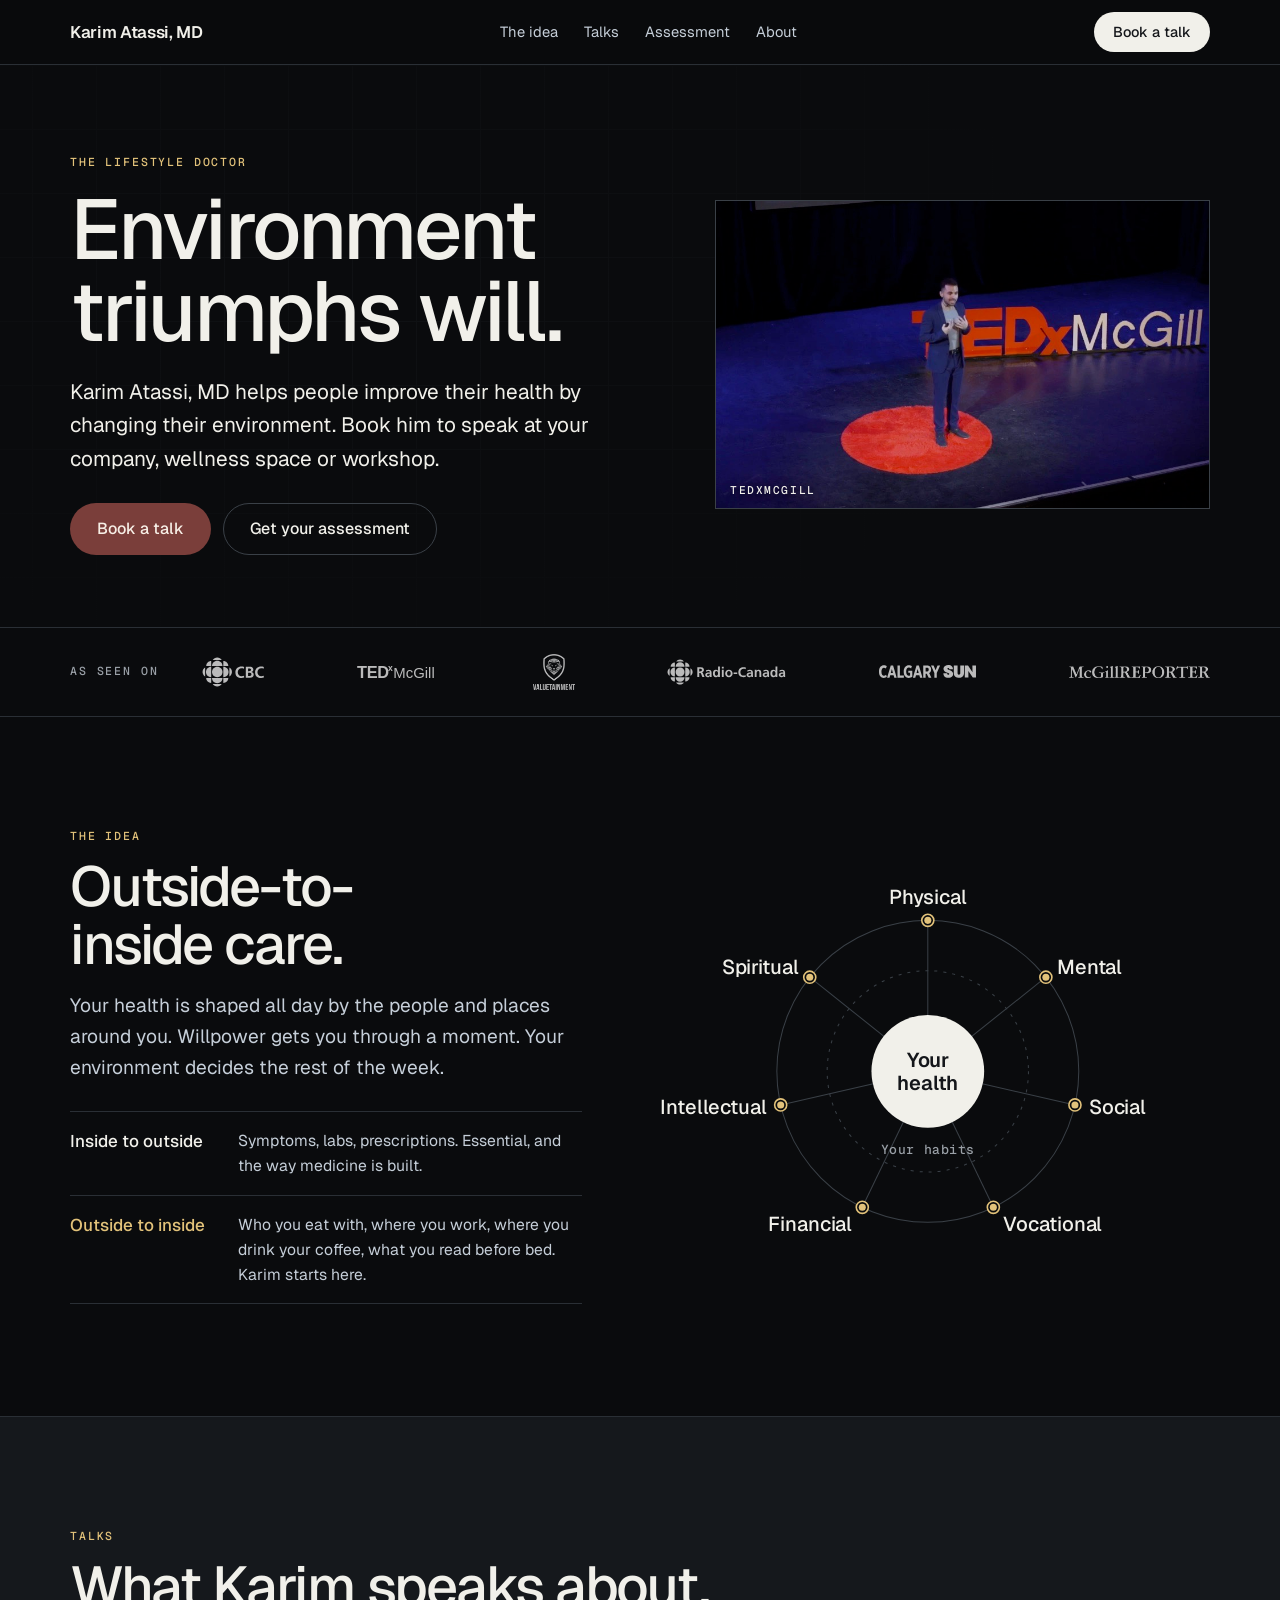
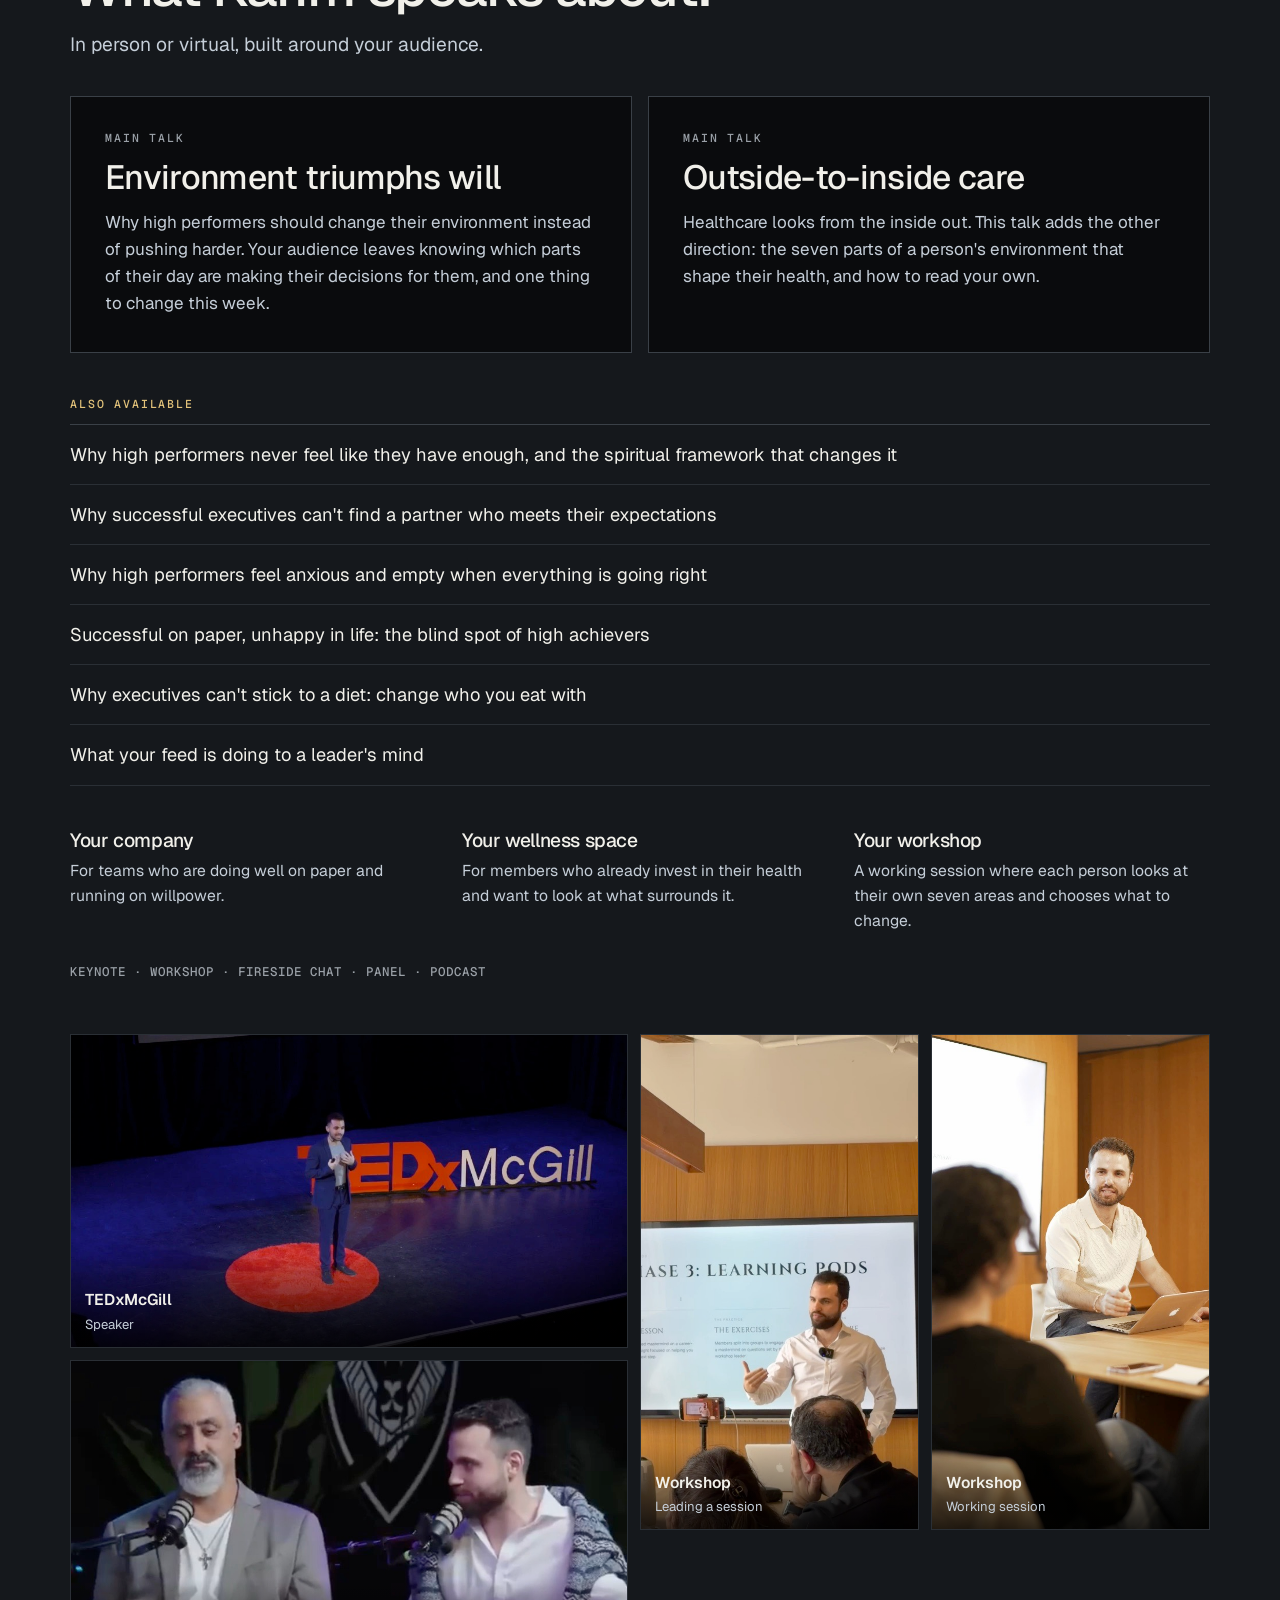
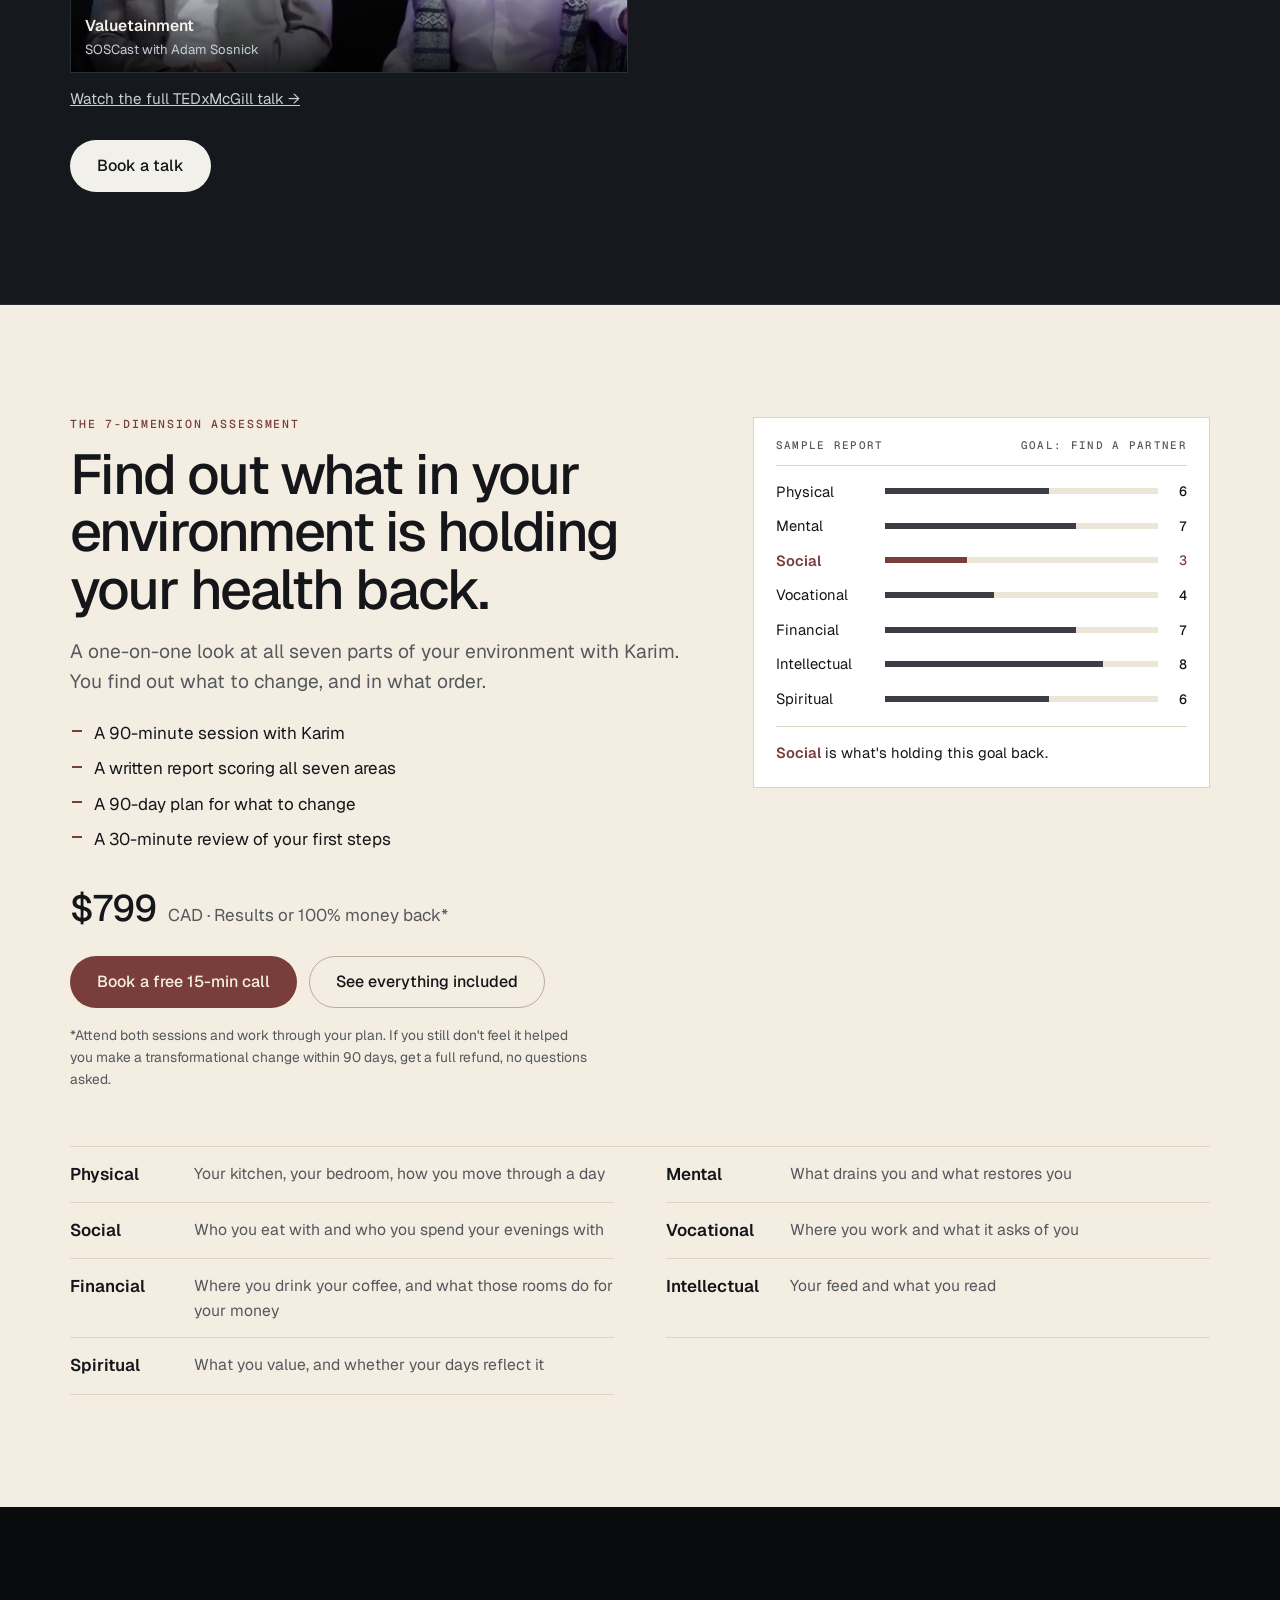
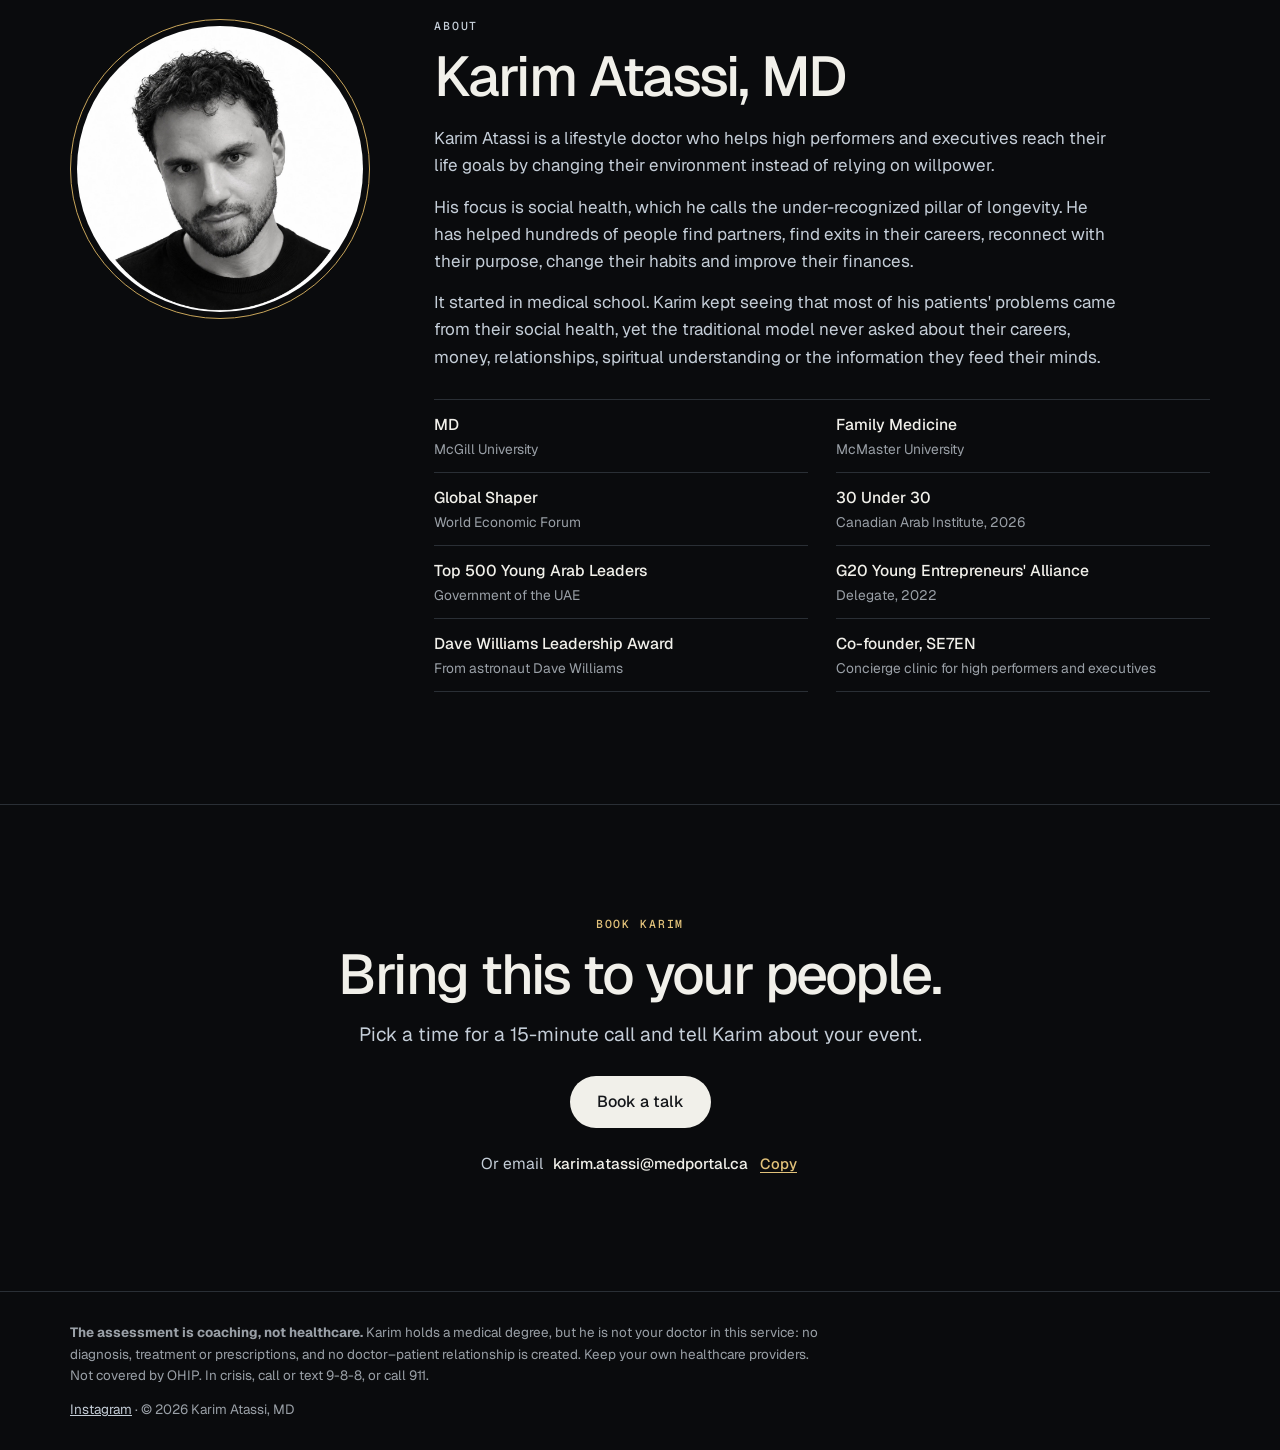
<file: speaking/index.html>
<!doctype html>
<html lang="en">
<head>
<meta charset="utf-8">
<meta name="viewport" content="width=device-width,initial-scale=1,viewport-fit=cover">
<title>Book Karim Atassi</title>
<meta name="description" content="Karim Atassi, MD is a lifestyle doctor who helps people improve their health by changing their environment. Book him to speak at your company, wellness space or workshop.">
<link rel="preconnect" href="https://fonts.googleapis.com"><link rel="preconnect" href="https://fonts.gstatic.com" crossorigin>
<link rel="stylesheet" href="https://fonts.googleapis.com/css2?family=Geist:wght@300;400;500;600;700&family=Geist+Mono:wght@400;500&display=swap">
<style>
/* Layout concept: a dark field map (his Instagram look), with one cream band for the assessment. */
:root {
  color-scheme: dark;
  --obsidian:#0A0B0D; --graphite:#15181C; --line:#2A2F35; --line-2:#3A4047;
  --ivory:#F1F0EA; --silver:#C5CED8; --titanium:#9AA0A7;
  --ox:#7A3E3A; --gold:#C8A55A; --gold-2:#E2C27A;
  --cream:#F4EDE2; --ink:#14161A; --ink-2:#55585C; --cream-line:#DDD3C3;
  --err-bg:#3A1F1E; --err-fg:#F2C9C5;
  --f:"Geist",ui-sans-serif,system-ui,-apple-system,"Helvetica Neue",Arial,sans-serif;
  --m:"Geist Mono",ui-monospace,"SF Mono",Menlo,monospace;
  --sect:clamp(64px,9vw,112px);
}
*,*::before,*::after { box-sizing:border-box; }
html { scroll-behavior:smooth; scroll-padding-top:76px; -webkit-text-size-adjust:100%; overflow-x:clip; }
html:has(dialog[open]) { overflow:hidden; }
body { margin:0; background:var(--obsidian); color:var(--ivory); font:400 17px/1.6 var(--f); -webkit-font-smoothing:antialiased; overflow-x:clip; }
img,video,svg { display:block; max-width:100%; }
a { color:inherit; }
h1,h2,h3,p,ul,figure { margin:0; padding:0; }
ul { list-style:none; }
h1,h2 { font-weight:500; letter-spacing:-.035em; line-height:1.03; text-wrap:balance; }
h2 { font-size:clamp(2.1rem,5vw,3.5rem); }
h3 { font-weight:500; letter-spacing:-.02em; line-height:1.15; }
.wrap { max-width:1180px; margin:0 auto; padding-left:max(20px,env(safe-area-inset-left,0px)); padding-right:max(20px,env(safe-area-inset-right,0px)); }
.k { font:500 .72rem/1.3 var(--m); letter-spacing:.16em; text-transform:uppercase; color:var(--gold-2); }
section { padding-block:var(--sect); }
.lede { color:var(--silver); font-size:clamp(1.05rem,1.6vw,1.2rem); max-width:58ch; }
.btn { display:inline-flex; align-items:center; justify-content:center; gap:8px; min-height:52px; padding:0 26px; border-radius:999px; border:1px solid transparent; font:500 1rem/1 var(--f); text-decoration:none; cursor:pointer; transition:transform .15s ease,background .15s ease,border-color .15s ease; }
.btn:active { transform:scale(.98); }
.btn-a { background:var(--ivory); color:var(--ink); }
.btn-a:hover { background:#fff; }
.btn-b { background:transparent; color:var(--ivory); border-color:var(--line-2); }
.btn-b:hover { border-color:var(--silver); }
.btn-ox { background:var(--ox); color:#F7EFE6; }
.btn-ox:hover { background:#8A4843; }
.btn-ink { background:transparent; color:var(--ink); border-color:#B9AE9C; }
.btn-ink:hover { border-color:var(--ink); }
.row { display:flex; flex-wrap:wrap; gap:12px; }
:focus-visible { outline:2px solid var(--gold-2); outline-offset:3px; }

/* Nav */
.nav { position:sticky; top:env(safe-area-inset-top,0px); z-index:30; background:rgba(10,11,13,.86); backdrop-filter:blur(12px); border-bottom:1px solid var(--line); }
.nav .wrap { display:flex; align-items:center; justify-content:space-between; gap:16px; min-height:64px; }
.brand { font-weight:600; letter-spacing:-.02em; text-decoration:none; font-size:1.05rem; white-space:nowrap; }
.nav-l { display:flex; align-items:center; gap:26px; font-size:.92rem; color:var(--silver); }
.nav-l a { text-decoration:none; } .nav-l a:hover { color:var(--ivory); }
.nav .btn { min-height:40px; padding:0 18px; font-size:.9rem; }
@media (max-width:760px) { .nav-l { display:none; } }

/* Hero */
.hero { position:relative; overflow:hidden; padding-block:clamp(40px,7vw,96px) clamp(40px,6vw,72px); background-image:linear-gradient(var(--line) 1px,transparent 1px),linear-gradient(90deg,var(--line) 1px,transparent 1px); background-size:64px 64px; background-position:center top; }
.hero::before { content:""; position:absolute; inset:0; background:radial-gradient(70% 90% at 30% 40%,rgba(10,11,13,.82),var(--obsidian) 78%); }
.hero .wrap { position:relative; display:grid; grid-template-columns:minmax(0,1.08fr) minmax(0,.92fr); gap:clamp(28px,5vw,64px); align-items:center; }
.hero h1 { font-size:clamp(3.2rem,6.6vw,5.4rem); margin:18px 0 22px; line-height:.98; }
.hero .lede { color:var(--ivory); font-size:clamp(1.1rem,1.8vw,1.3rem); }
.hero .row { margin-top:28px; }
.hero-v { position:relative; border:1px solid var(--line-2); background:#000; aspect-ratio:16/10; overflow:hidden; }
.hero-v video { width:100%; height:100%; object-fit:cover; }
.hero-v figcaption { position:absolute; left:14px; bottom:12px; font:500 .7rem/1 var(--m); letter-spacing:.14em; text-transform:uppercase; color:var(--ivory); text-shadow:0 1px 8px #000; }
@media (max-width:860px) { .hero .wrap { grid-template-columns:minmax(0,1fr); } }
@media (max-width:760px) {
  .hero { padding-block:16px 36px; }
  .hero .wrap { gap:22px; }
  .hero-v { order:-1; aspect-ratio:16/9; }
  .hero h1 { font-size:clamp(2.5rem,11.4vw,3.2rem); margin:12px 0 14px; }
  .hero .lede { font-size:1.04rem; }
  .hero .row { margin-top:20px; }
  .hero .btn { padding-block:12px; }
}
/* a still that hasn't started shows a play mark, so it reads as a video */
.is-idle::after { content:""; position:absolute; left:50%; top:50%; width:52px; height:52px; margin:-26px 0 0 -26px; border-radius:50%; pointer-events:none; background:rgba(10,11,13,.62) url("data:image/svg+xml,%3Csvg xmlns='http://www.w3.org/2000/svg' viewBox='0 0 24 24'%3E%3Cpath fill='%23F4F3EE' d='M9 6.5v11l9-5.5z'/%3E%3C/svg%3E") center/30px no-repeat; border:1px solid rgba(244,243,238,.45); }

/* Press */
.press { padding-block:26px; border-block:1px solid var(--line); }
.press .wrap { display:flex; align-items:center; gap:clamp(20px,4vw,44px); }
.press ul { flex:1; display:flex; flex-wrap:wrap; align-items:center; justify-content:space-between; gap:18px 30px; }
.press img { width:auto; object-fit:contain; filter:brightness(0) invert(1); opacity:.72; }
.press .k { color:var(--titanium); white-space:nowrap; }
@media (max-width:760px) {
  .press .wrap { flex-direction:column; align-items:stretch; }
  .press .k { text-align:center; }
  .press ul { display:grid; grid-template-columns:repeat(3,auto); justify-content:space-between; justify-items:center; }
  .press img { transform:scale(.88); }
}

/* The idea */
.idea .wrap { display:grid; grid-template-columns:minmax(0,1fr) minmax(0,1.1fr); gap:clamp(28px,5vw,72px); align-items:center; }
.idea h2 { margin:14px 0 18px; }
.dir { margin-top:28px; display:grid; gap:0; border-top:1px solid var(--line); }
.dir li { display:grid; grid-template-columns:minmax(0,9.5rem) minmax(0,1fr); gap:16px; padding-block:16px; border-bottom:1px solid var(--line); }
.dir b { font-weight:500; } .dir span { color:var(--silver); font-size:.98rem; }
.dir .on b { color:var(--gold-2); }
.field { width:100%; height:auto; overflow:visible; }
.fm-ring { fill:none; stroke:var(--line-2); stroke-width:1; } .fm-ring.soft { stroke-dasharray:3 6; }
.fm-spoke { stroke:var(--line-2); stroke-width:1; }
.fm-node { fill:var(--obsidian); stroke:var(--gold-2); stroke-width:1.6; }
.fm-pulse { fill:var(--gold-2); animation:inward 4.34s cubic-bezier(.4,0,.6,1) infinite; }
.fm-core { fill:var(--ivory); }
.fm-core-t { font:600 20px var(--f); fill:var(--ink); letter-spacing:-.01em; }
.fm-lab { font:500 20px var(--f); fill:var(--ivory); letter-spacing:-.005em; }
.fm-mid { font:500 13px var(--m); fill:var(--titanium); letter-spacing:.04em; }
@keyframes inward { 0% { transform:translate(0,0); opacity:0; } 12% { opacity:1; } 70% { opacity:1; } 86%,100% { transform:translate(var(--dx),var(--dy)); opacity:0; } }
@media (max-width:860px) { .idea .wrap { grid-template-columns:minmax(0,1fr); } .field { order:-1; } .fm-mid { font-size:15px; } }
@media (max-width:420px) { .dir li { grid-template-columns:minmax(0,1fr); gap:4px; } }

/* Talks */
.talks { background:var(--graphite); border-block:1px solid var(--line); }
.talks h2 { margin:14px 0 14px; }
.sig { margin-top:36px; display:grid; grid-template-columns:repeat(2,minmax(0,1fr)); gap:16px; }
.sig li { padding:clamp(22px,3vw,34px); border:1px solid var(--line-2); background:var(--obsidian); display:grid; gap:12px; align-content:start; }
.sig .k { color:var(--titanium); }
.sig h3 { font-size:clamp(1.5rem,2.8vw,2.1rem); }
.sig p { color:var(--silver); }
.more-k { margin-top:44px; }
.more { margin-top:12px; border-top:1px solid var(--line-2); }
.more li { padding-block:15px; border-bottom:1px solid var(--line); font-size:clamp(1rem,1.5vw,1.14rem); }
.fit { margin-top:44px; display:grid; grid-template-columns:repeat(3,minmax(0,1fr)); gap:clamp(20px,3vw,36px); }
.fit h3 { font-size:1.2rem; margin-bottom:6px; }
.fit p { color:var(--silver); font-size:.98rem; }
.fmt { margin-top:30px; font:500 .78rem/1.5 var(--m); letter-spacing:.08em; text-transform:uppercase; color:var(--titanium); }
.see { margin-top:52px; display:grid; grid-template-columns:minmax(0,2fr) minmax(0,1fr) minmax(0,1fr); gap:12px; }
.see-w { display:grid; gap:12px; min-width:0; }
.v { position:relative; background:#000; overflow:hidden; border:1px solid var(--line); min-width:0; }
.v video { width:100%; height:100%; object-fit:cover; }
.v.wide { aspect-ratio:16/9; } .v.tall { aspect-ratio:9/16; }
.v figcaption { position:absolute; inset:auto 0 0 0; padding:34px 14px 12px; background:linear-gradient(transparent,rgba(0,0,0,.78)); display:grid; gap:1px; pointer-events:none; }
.v b { font-weight:600; font-size:.98rem; } .v span { font-size:.82rem; color:var(--silver); }
.see-more { margin-top:14px; font-size:.95rem; color:var(--silver); }
@media (max-width:860px) {
  .sig,.fit { grid-template-columns:minmax(0,1fr); }
  .see { grid-template-columns:repeat(2,minmax(0,1fr)); }
  .see-w { grid-column:1 / -1; }
}

/* Assessment (cream band) */
.assess { background:var(--cream); color:var(--ink); }
.assess .k { color:var(--ox); }
.assess .lede { color:var(--ink-2); }
.as-top { display:grid; grid-template-columns:minmax(0,1.15fr) minmax(0,.85fr); gap:clamp(28px,5vw,64px); align-items:start; }
.assess h2 { margin:14px 0 18px; }
.get { margin-top:22px; display:grid; gap:8px; }
.get li { padding-left:24px; position:relative; }
.get li::before { content:""; position:absolute; left:2px; top:.6em; width:10px; height:2px; background:var(--ox); }
.price { margin-top:26px; display:flex; flex-wrap:wrap; align-items:baseline; gap:6px 12px; }
.price b { font-weight:500; font-size:2.3rem; letter-spacing:-.03em; }
.price span { color:var(--ink-2); }
.assess .row { margin-top:18px; }
.g { margin-top:16px; font-size:.86rem; color:var(--ink-2); max-width:58ch; }
.rep { background:#fff; border:1px solid var(--cream-line); padding:22px; }
.rep-h { display:flex; justify-content:space-between; gap:12px; font:500 .68rem/1 var(--m); letter-spacing:.12em; text-transform:uppercase; color:var(--ink-2); padding-bottom:14px; border-bottom:1px solid var(--cream-line); margin-bottom:14px; }
.rep ul { display:grid; gap:11px; }
.rep li { display:grid; grid-template-columns:6.2rem minmax(0,1fr) 1.2rem; gap:10px; align-items:center; font-size:.92rem; }
.rep i { display:block; height:6px; background:#ECE5D8; position:relative; }
.rep i::after { content:""; position:absolute; inset:0 auto 0 0; width:var(--v); background:#3B3F45; }
.rep li b { font:500 .84rem var(--m); text-align:right; }
.rep .flag { color:var(--ox); font-weight:600; } .rep .flag i::after { background:var(--ox); }
.rep-f { margin-top:16px; padding-top:14px; border-top:1px solid var(--cream-line); font-size:.92rem; }
.rep-f b { color:var(--ox); font-weight:600; }
.dims { margin-top:clamp(36px,5vw,56px); display:grid; grid-template-columns:repeat(2,minmax(0,1fr)); column-gap:clamp(24px,4vw,56px); border-top:1px solid var(--cream-line); }
.dims li { display:grid; grid-template-columns:7rem minmax(0,1fr); gap:12px; padding-block:14px; border-bottom:1px solid var(--cream-line); }
.dims b { font-weight:600; } .dims span { color:var(--ink-2); font-size:.98rem; }
@media (max-width:860px) { .as-top,.dims { grid-template-columns:minmax(0,1fr); } }

/* About */
.about .wrap { display:grid; grid-template-columns:minmax(0,300px) minmax(0,1fr); gap:clamp(28px,5vw,64px); align-items:start; }
.about img { width:100%; max-width:300px; aspect-ratio:1; object-fit:cover; border-radius:50%; border:1px solid var(--gold); padding:6px; }
.about h2 { margin:14px 0 20px; }
.about p + p { margin-top:14px; }
.about p { color:var(--silver); max-width:62ch; }
.hon { margin-top:28px; display:grid; grid-template-columns:repeat(2,minmax(0,1fr)); gap:0 28px; border-top:1px solid var(--line); }
.hon li { padding-block:12px; border-bottom:1px solid var(--line); display:grid; gap:1px; }
.hon b { font-weight:500; font-size:.98rem; } .hon span { font-size:.86rem; color:var(--titanium); }
@media (max-width:760px) { .about .wrap { grid-template-columns:minmax(0,1fr); } .about img { max-width:180px; } .hon { grid-template-columns:minmax(0,1fr); } }

/* Book */
.book { border-top:1px solid var(--line); text-align:center; }
.book h2 { margin:14px auto 16px; }
.book .lede { margin-inline:auto; }
.book .row { justify-content:center; margin-top:26px; }
.mail { margin-top:20px; color:var(--silver); font-size:.98rem; display:flex; flex-wrap:wrap; justify-content:center; align-items:center; gap:6px 10px; }
.mail code { font:500 .95rem var(--f); color:var(--ivory); user-select:all; }
.linkbtn { background:none; border:0; padding:6px 2px; color:var(--gold-2); font:500 .92rem var(--f); text-decoration:underline; text-underline-offset:3px; cursor:pointer; }

footer { border-top:1px solid var(--line); padding-block:30px calc(30px + env(safe-area-inset-bottom,0px)); font-size:.84rem; color:var(--titanium); }
footer .wrap { display:grid; gap:12px; }
footer p { max-width:84ch; }
footer a { color:var(--silver); }

/* Phone */
@media (max-width:600px) {
  body { font-size:16.5px; }
  .row .btn { flex:1 1 100%; }
}

/* Booking dialog */
dialog.bk { border:1px solid var(--line-2); border-radius:6px; background:var(--graphite); color:var(--ivory); padding:26px 22px 22px; width:min(560px,calc(100vw - 24px)); max-height:calc(100dvh - 24px); overflow:auto; overscroll-behavior:contain; }
dialog.bk::backdrop { background:rgba(0,0,0,.65); }
.bk [hidden] { display:none !important; }
.bk-close { position:absolute; top:8px; right:10px; background:none; border:0; color:var(--titanium); font:400 1.7rem/1 var(--f); cursor:pointer; padding:8px 10px; }
.bk-close:hover { color:var(--ivory); }
.bk h2 { font-size:1.7rem; margin:10px 0 8px; }
.bk-lede { color:var(--silver); font-size:.96rem; margin-bottom:12px; }
.bk-k { margin:14px 0 8px; font:500 .68rem/1 var(--m); letter-spacing:.14em; text-transform:uppercase; color:var(--gold-2); display:flex; justify-content:space-between; }
.bk-k span { color:var(--titanium); letter-spacing:.08em; }
.bk-days { display:flex; gap:8px; overflow-x:auto; padding-bottom:6px; scrollbar-width:none; overscroll-behavior-x:contain; }
.bk-days::-webkit-scrollbar { display:none; }
.bk-days button { flex:none; display:grid; gap:2px; min-width:68px; padding:9px 10px; border-radius:4px; border:1px solid var(--line-2); background:transparent; color:var(--titanium); font:500 .7rem/1.1 var(--m); letter-spacing:.06em; text-transform:uppercase; cursor:pointer; }
.bk-days button b { font:600 .95rem/1.1 var(--f); letter-spacing:-.01em; text-transform:none; color:var(--ivory); }
.bk-days button[aria-selected="true"] { background:var(--ivory); border-color:var(--ivory); color:#55585C; }
.bk-days button[aria-selected="true"] b { color:var(--ink); }
.bk-slots { display:grid; grid-template-columns:repeat(auto-fill,minmax(92px,1fr)); gap:8px; max-height:250px; overflow-y:auto; }
.bk-slots button { min-height:42px; padding:8px 6px; border-radius:4px; border:1px solid var(--line-2); background:transparent; color:var(--ivory); font:500 .88rem var(--f); cursor:pointer; }
.bk-slots button:hover,.bk-slots button:focus-visible { border-color:var(--gold-2); }
.bk-status { margin-top:12px; font-size:.9rem; color:var(--titanium); }
.bk-form { display:grid; gap:12px; margin-top:6px; }
.bk-when { padding:10px 12px; border-radius:4px; border:1px solid var(--gold); font-weight:600; font-size:.92rem; display:flex; justify-content:space-between; gap:10px; align-items:center; }
.bk-form label { display:grid; gap:6px; font-size:.86rem; color:var(--silver); }
.bk-form input,.bk-form textarea { width:100%; padding:11px 12px; border-radius:4px; border:1px solid var(--line-2); background:var(--obsidian); color:var(--ivory); font:400 16px/1.4 var(--f); }
.bk-form textarea { resize:vertical; min-height:110px; }
.bk-form input:focus,.bk-form textarea:focus { outline:none; border-color:var(--gold-2); }
.bk-hp { position:absolute; left:-9999px; width:1px; height:1px; overflow:hidden; }
.bk-fine { font-size:.8rem; color:var(--titanium); line-height:1.5; }
.bk-err { padding:10px 12px; border-radius:4px; background:var(--err-bg); color:var(--err-fg); font-size:.88rem; }
.bk-note { padding:10px 12px; border:1px solid var(--line-2); border-radius:4px; font-size:.88rem; color:var(--silver); margin-bottom:6px; }
.bk-done { text-align:center; padding:18px 0 6px; display:grid; gap:8px; justify-items:center; }
.bk-tick { width:52px; height:52px; border-radius:50%; display:grid; place-items:center; background:var(--gold-2); color:var(--ink); font-size:1.5rem; font-weight:700; }
.bk-done .mono { font-family:var(--m); color:var(--gold-2); }
.btn-block { width:100%; }
@media (prefers-reduced-motion:reduce) { html { scroll-behavior:auto; } .fm-pulse { animation:none; opacity:0; } .btn { transition:none; } }
</style>
</head>
<body>
<header class="nav"><div class="wrap">
  <a class="brand" href="#top">Karim Atassi, MD</a>
  <nav class="nav-l" aria-label="Sections"><a href="#idea">The idea</a><a href="#talks">Talks</a><a href="#assessment">Assessment</a><a href="#about">About</a></nav>
  <button type="button" class="btn btn-a" data-book="talk">Book a talk</button>
</div></header>

<main id="top">
<section class="hero"><div class="wrap">
  <div>
    <p class="k">The lifestyle doctor</p>
    <h1>Environment triumphs will.</h1>
    <p class="lede">Karim Atassi, MD helps people improve their health by changing their environment. Book him to speak at your company, wellness space or workshop.</p>
    <div class="row"><button type="button" class="btn btn-ox" data-book="talk">Book a talk</button><a class="btn btn-b" href="#assessment">Get your assessment</a></div>
  </div>
  <figure class="hero-v"><video muted loop playsinline preload="none" poster="assets/tedx.jpg" data-src="assets/tedx.mp4" aria-label="Karim Atassi, MD, speaking at TEDxMcGill"></video><figcaption>TEDxMcGill</figcaption></figure>
</div></section>

<div class="press"><div class="wrap"><p class="k">As seen on</p><ul><li><img src="assets/press/cbc.svg" alt="CBC" style="height:30px"></li><li><img src="assets/press/tedx-mcgill.svg" alt="TEDxMcGill" style="height:20px"></li><li><img src="assets/press/valuetainment.png" alt="Valuetainment" style="height:36px"></li><li><img src="assets/press/radio-canada.svg" alt="Radio-Canada" style="height:26px"></li><li><img src="assets/press/calgary-sun.svg" alt="Calgary Sun" style="height:13px"></li><li><img src="assets/press/mcgill-reporter.png" alt="McGill Reporter" style="height:12px"></li></ul></div></div>

<section class="idea" id="idea"><div class="wrap">
  <div>
    <p class="k">The idea</p>
    <h2>Outside-to-inside care.</h2>
    <p class="lede">Your health is shaped all day by the people and places around you. Willpower gets you through a moment. Your environment decides the rest of the week.</p>
    <ul class="dir">
      <li><b>Inside to outside</b><span>Symptoms, labs, prescriptions. Essential, and the way medicine is built.</span></li>
      <li class="on"><b>Outside to inside</b><span>Who you eat with, where you work, where you drink your coffee, what you read before bed. Karim starts here.</span></li>
    </ul>
  </div>
  <svg class="field" viewBox="0 0 560 400" role="img" aria-label="Seven parts of your environment (physical, mental, social, vocational, financial, intellectual and spiritual) feed into your habits, and your habits feed into your health.">
<circle cx="280" cy="205" r="150" class="fm-ring"/><circle cx="280" cy="205" r="100" class="fm-ring soft"/><line x1="280.0" y1="55.0" x2="280" y2="205" class="fm-spoke"/><line x1="397.3" y1="111.5" x2="280" y2="205" class="fm-spoke"/><line x1="426.2" y1="238.4" x2="280" y2="205" class="fm-spoke"/><line x1="345.1" y1="340.1" x2="280" y2="205" class="fm-spoke"/><line x1="214.9" y1="340.1" x2="280" y2="205" class="fm-spoke"/><line x1="133.8" y1="238.4" x2="280" y2="205" class="fm-spoke"/><line x1="162.7" y1="111.5" x2="280" y2="205" class="fm-spoke"/>
<circle cx="280" cy="205" r="56" class="fm-core"/>
<text x="280" y="201" text-anchor="middle" class="fm-core-t">Your</text><text x="280" y="224" text-anchor="middle" class="fm-core-t">health</text>
<text x="280" y="287" text-anchor="middle" class="fm-mid">Your habits</text>
<circle cx="280.0" cy="55.0" r="6" class="fm-node"/><text x="280.0" y="39.0" text-anchor="middle" class="fm-lab">Physical</text><circle cx="280.0" cy="55.0" r="3.5" class="fm-pulse" style="--dx:0.0px;--dy:108.0px;animation-delay:0.00s"/><circle cx="397.3" cy="111.5" r="6" class="fm-node"/><text x="408.2" y="108.7" text-anchor="start" class="fm-lab">Mental</text><circle cx="397.3" cy="111.5" r="3.5" class="fm-pulse" style="--dx:-84.4px;--dy:67.3px;animation-delay:0.62s"/><circle cx="426.2" cy="238.4" r="6" class="fm-node"/><text x="439.9" y="247.5" text-anchor="start" class="fm-lab">Social</text><circle cx="426.2" cy="238.4" r="3.5" class="fm-pulse" style="--dx:-105.3px;--dy:-24.0px;animation-delay:1.24s"/><circle cx="345.1" cy="340.1" r="6" class="fm-node"/><text x="355.1" y="364.1" text-anchor="start" class="fm-lab">Vocational</text><circle cx="345.1" cy="340.1" r="3.5" class="fm-pulse" style="--dx:-46.9px;--dy:-97.3px;animation-delay:1.86s"/><circle cx="214.9" cy="340.1" r="6" class="fm-node"/><text x="204.9" y="364.1" text-anchor="end" class="fm-lab">Financial</text><circle cx="214.9" cy="340.1" r="3.5" class="fm-pulse" style="--dx:46.9px;--dy:-97.3px;animation-delay:2.48s"/><circle cx="133.8" cy="238.4" r="6" class="fm-node"/><text x="120.1" y="247.5" text-anchor="end" class="fm-lab">Intellectual</text><circle cx="133.8" cy="238.4" r="3.5" class="fm-pulse" style="--dx:105.3px;--dy:-24.0px;animation-delay:3.10s"/><circle cx="162.7" cy="111.5" r="6" class="fm-node"/><text x="151.8" y="108.7" text-anchor="end" class="fm-lab">Spiritual</text><circle cx="162.7" cy="111.5" r="3.5" class="fm-pulse" style="--dx:84.4px;--dy:67.3px;animation-delay:3.72s"/></svg>
</div></section>

<section class="talks" id="talks"><div class="wrap">
  <p class="k">Talks</p>
  <h2>What Karim speaks about.</h2>
  <p class="lede">In person or virtual, built around your audience.</p>
  <ul class="sig">
    <li><p class="k">Main talk</p><h3>Environment triumphs will</h3><p>Why high performers should change their environment instead of pushing harder. Your audience leaves knowing which parts of their day are making their decisions for them, and one thing to change this week.</p></li>
    <li><p class="k">Main talk</p><h3>Outside-to-inside care</h3><p>Healthcare looks from the inside out. This talk adds the other direction: the seven parts of a person's environment that shape their health, and how to read your own.</p></li>
  </ul>
  <p class="k more-k">Also available</p>
  <ul class="more"><li>Why high performers never feel like they have enough, and the spiritual framework that changes it</li><li>Why successful executives can't find a partner who meets their expectations</li><li>Why high performers feel anxious and empty when everything is going right</li><li>Successful on paper, unhappy in life: the blind spot of high achievers</li><li>Why executives can't stick to a diet: change who you eat with</li><li>What your feed is doing to a leader's mind</li></ul>
  <div class="fit">
    <div><h3>Your company</h3><p>For teams who are doing well on paper and running on willpower.</p></div>
    <div><h3>Your wellness space</h3><p>For members who already invest in their health and want to look at what surrounds it.</p></div>
    <div><h3>Your workshop</h3><p>A working session where each person looks at their own seven areas and chooses what to change.</p></div>
  </div>
  <p class="fmt">Keynote · Workshop · Fireside chat · Panel · Podcast</p>
  <div class="see">
    <div class="see-w"><figure class="v wide"><video muted loop playsinline preload="none" poster="assets/tedx.jpg" data-src="assets/tedx.mp4" aria-label="TEDxMcGill: Speaker"></video><figcaption><b>TEDxMcGill</b><span>Speaker</span></figcaption></figure><figure class="v wide"><video muted loop playsinline preload="none" poster="assets/valuetainment.jpg" data-src="assets/valuetainment.mp4" aria-label="Valuetainment: SOSCast with Adam Sosnick"></video><figcaption><b>Valuetainment</b><span>SOSCast with Adam Sosnick</span></figcaption></figure></div>
    <figure class="v tall"><video muted loop playsinline preload="none" poster="assets/ws-pods.jpg" data-src="assets/ws-pods.mp4" aria-label="Workshop: Leading a session"></video><figcaption><b>Workshop</b><span>Leading a session</span></figcaption></figure><figure class="v tall"><video muted loop playsinline preload="none" poster="assets/ws-table.jpg" data-src="assets/ws-table.mp4" aria-label="Workshop: Working session"></video><figcaption><b>Workshop</b><span>Working session</span></figcaption></figure>
  </div>
  <p class="see-more"><a href="https://www.youtube.com/watch?v=cXT3Ti8lx78" target="_blank" rel="noopener">Watch the full TEDxMcGill talk →</a></p>
  <div class="row" style="margin-top:28px"><button type="button" class="btn btn-a" data-book="talk">Book a talk</button></div>
</div></section>

<section class="assess" id="assessment"><div class="wrap">
  <div class="as-top">
    <div>
      <p class="k">The 7-dimension assessment</p>
      <h2>Find out what in your environment is holding your health back.</h2>
      <p class="lede">A one-on-one look at all seven parts of your environment with Karim. You find out what to change, and in what order.</p>
      <ul class="get"><li>A 90-minute session with Karim</li><li>A written report scoring all seven areas</li><li>A 90-day plan for what to change</li><li>A 30-minute review of your first steps</li></ul>
      <p class="price"><b>$799</b><span>CAD · Results or 100% money back*</span></p>
      <div class="row"><button type="button" class="btn btn-ox" data-book="assess">Book a free 15-min call</button><a class="btn btn-ink" href="../#offer" target="_blank" rel="noopener">See everything included</a></div>
      <p class="g">*Attend both sessions and work through your plan. If you still don't feel it helped you make a transformational change within 90 days, get a full refund, no questions asked.</p>
    </div>
    <aside class="rep" aria-label="Sample report, for illustration">
      <p class="rep-h"><span>Sample report</span><span>Goal: find a partner</span></p>
      <ul><li><span>Physical</span><i style="--v:60%"></i><b>6</b></li><li><span>Mental</span><i style="--v:70%"></i><b>7</b></li><li class=flag><span>Social</span><i style="--v:30%"></i><b>3</b></li><li><span>Vocational</span><i style="--v:40%"></i><b>4</b></li><li><span>Financial</span><i style="--v:70%"></i><b>7</b></li><li><span>Intellectual</span><i style="--v:80%"></i><b>8</b></li><li><span>Spiritual</span><i style="--v:60%"></i><b>6</b></li></ul>
      <p class="rep-f"><b>Social</b> is what's holding this goal back.</p>
    </aside>
  </div>
  <ul class="dims"><li><b>Physical</b><span>Your kitchen, your bedroom, how you move through a day</span></li><li><b>Mental</b><span>What drains you and what restores you</span></li><li><b>Social</b><span>Who you eat with and who you spend your evenings with</span></li><li><b>Vocational</b><span>Where you work and what it asks of you</span></li><li><b>Financial</b><span>Where you drink your coffee, and what those rooms do for your money</span></li><li><b>Intellectual</b><span>Your feed and what you read</span></li><li><b>Spiritual</b><span>What you value, and whether your days reflect it</span></li></ul>
</div></section>

<section class="about" id="about"><div class="wrap">
  <img src="assets/karim-portrait.jpg" alt="Portrait of Karim Atassi, MD">
  <div>
    <p class="k">About</p>
    <h2>Karim Atassi, MD</h2>
    <p>Karim Atassi is a lifestyle doctor who helps high performers and executives reach their life goals by changing their environment instead of relying on willpower.</p>
    <p>His focus is social health, which he calls the under-recognized pillar of longevity. He has helped hundreds of people find partners, find exits in their careers, reconnect with their purpose, change their habits and improve their finances.</p>
    <p>It started in medical school. Karim kept seeing that most of his patients' problems came from their social health, yet the traditional model never asked about their careers, money, relationships, spiritual understanding or the information they feed their minds.</p>
    <ul class="hon"><li><b>MD</b><span>McGill University</span></li><li><b>Family Medicine</b><span>McMaster University</span></li><li><b>Global Shaper</b><span>World Economic Forum</span></li><li><b>30 Under 30</b><span>Canadian Arab Institute, 2026</span></li><li><b>Top 500 Young Arab Leaders</b><span>Government of the UAE</span></li><li><b>G20 Young Entrepreneurs' Alliance</b><span>Delegate, 2022</span></li><li><b>Dave Williams Leadership Award</b><span>From astronaut Dave Williams</span></li><li><b>Co-founder, SE7EN</b><span>Concierge clinic for high performers and executives</span></li></ul>
  </div>
</div></section>

<section class="book" id="book"><div class="wrap">
  <p class="k">Book Karim</p>
  <h2>Bring this to your people.</h2>
  <p class="lede">Pick a time for a 15-minute call and tell Karim about your event.</p>
  <div class="row"><button type="button" class="btn btn-a" data-book="talk">Book a talk</button></div>
  <p class="mail"><span>Or email</span> <code id="mailAddr">karim.atassi@medportal.ca</code> <button type="button" class="linkbtn" id="mailCopy">Copy</button></p>
</div></section>
</main>

<footer><div class="wrap">
  <p><strong>The assessment is coaching, not healthcare.</strong> Karim holds a medical degree, but he is not your doctor in this service: no diagnosis, treatment or prescriptions, and no doctor–patient relationship is created. Keep your own healthcare providers. Not covered by OHIP. In crisis, call or text 9-8-8, or call 911.</p>
  <p><a href="https://www.instagram.com/karimatassimd/" target="_blank" rel="noopener">Instagram</a> · © 2026 Karim Atassi, MD</p>
</div></footer>

<dialog id="dlg-infocall" class="bk" aria-labelledby="bkTitle">
  <button type="button" class="bk-close" id="bkClose" aria-label="Close">×</button>
  <p class="k" id="bkKicker">Free · 15 minutes · video</p>
  <h2 id="bkTitle">Book a talk</h2>
  <p class="bk-lede" id="bkLede"></p>
  <p class="bk-note" id="bkNote" hidden>Online booking isn't active on this preview link. Email karim.atassi@medportal.ca to book.</p>
  <div id="bkPick">
    <p class="bk-k">Pick a day</p>
    <div class="bk-days" id="bkDays" role="tablist" aria-label="Day"></div>
    <p class="bk-k">Pick a time <span>Toronto time</span></p>
    <div class="bk-slots" id="bkSlots"></div>
    <p class="bk-status" id="bkStatus" hidden></p>
  </div>
  <form id="bkForm" class="bk-form" hidden>
    <p class="bk-when"><span id="bkWhen"></span> <button type="button" class="linkbtn" id="bkChange">Change</button></p>
    <label>Name<input id="bkName" name="name" autocomplete="name" required maxlength="100"></label>
    <label>Email<input id="bkEmail" name="email" type="email" autocomplete="email" required maxlength="160"></label>
    <label>Phone<input id="bkPhone" name="phone" type="tel" autocomplete="tel" required minlength="7" maxlength="25"></label>
    <label><span id="bkAsk">Tell Karim about your event</span><textarea id="bkPain" name="pain" rows="4" required maxlength="1000"></textarea></label>
    <label class="bk-hp" aria-hidden="true">Leave empty<input id="bkCompany" name="company" tabindex="-1" autocomplete="off"></label>
    <p class="bk-fine">You'll get a calendar invite with a Google Meet link. What you write here is only seen by Karim.</p>
    <button type="submit" class="btn btn-a btn-block" id="bkSubmit">Confirm</button>
    <p class="bk-err" id="bkErr" role="alert" hidden></p>
  </form>
  <div id="bkDone" class="bk-done" hidden>
    <p class="bk-tick" aria-hidden="true">✓</p>
    <h3>You're booked.</h3>
    <p id="bkDoneWhen" class="mono"></p>
    <p class="bk-lede">Check your email for the calendar invite and Google Meet link.</p>
  </div>
</dialog>

<script>
  window.SE7EN_CONFIG = { booking: {
    endpoint: "https://script.google.com/macros/s/AKfycbyIas9uzJcXmro8E8pMTbyov8wJHQS9FOkZAOlL0vJb8TZoZSvEYhzHcIEhXOL4iil6/exec",
    tz: "America/Toronto", days: 21, noticeHours: 12,
    types: { intro: { label: "Free 15-min call", minutes: 15, step: 15, public: true } },
    hours: { 1: [["12:00","15:00"],["18:00","21:00"]], 2: [["12:00","15:00"],["18:00","21:00"]], 3: [["12:00","15:00"],["18:00","21:00"]], 4: [["12:00","15:00"],["18:00","21:00"]], 5: [["12:00","15:00"],["18:00","21:00"]], 6: [["10:00","12:00"]] }
  } };
</script>
<script src="booking.js"></script>
<script>
(() => {
  const dlg = document.getElementById("dlg-infocall");
  document.querySelectorAll("[data-book]").forEach((b) => b.addEventListener("click", () => {
    dlg.showModal(); window.SE7EN_BOOK.open("intro", b.dataset.book);
  }));
  document.getElementById("bkClose").addEventListener("click", () => dlg.close());
  dlg.addEventListener("click", (e) => { if (e.target === dlg) dlg.close(); });

  const copy = document.getElementById("mailCopy");
  copy.addEventListener("click", async () => {
    const addr = document.getElementById("mailAddr");
    try { await navigator.clipboard.writeText(addr.textContent); copy.textContent = "Copied"; }
    catch (e) { const r = document.createRange(); r.selectNodeContents(addr); const s = getSelection(); s.removeAllRanges(); s.addRange(r); }
  });

  // Videos start after the page has loaded, one at a time. Phones play each one while it's on screen.
  // Data-saver, reduced motion or a blocked autoplay keep the still with a play mark; a tap plays it.
  const vids = [...document.querySelectorAll("video[data-src]")];
  const load = (v) => { if (!v.src) v.src = v.dataset.src; return v.play().catch(() => {}); };
  const light = (navigator.connection && navigator.connection.saveData) || matchMedia("(prefers-reduced-motion: reduce)").matches;
  const phone = innerWidth < 761;
  vids.forEach((v) => {
    const box = v.parentElement;
    if (light || phone) box.classList.add("is-idle");
    v.addEventListener("playing", () => box.classList.remove("is-idle"));
    box.addEventListener("click", () => { if (v.paused) { v.dataset.held = ""; load(v); } else { v.dataset.held = "1"; v.pause(); box.classList.add("is-idle"); } });
  });
  if (!light && phone && "IntersectionObserver" in window) {
    const seen = new IntersectionObserver((es) => es.forEach((e) => {
      const v = e.target;
      if (e.isIntersecting) { if (!v.dataset.held) load(v); }
      else if (!v.paused) { v.pause(); v.parentElement.classList.add("is-idle"); }
    }), { threshold: 0.6 });
    vids.forEach((v) => seen.observe(v));
  } else if (!light) addEventListener("load", () => vids.forEach((v, i) => setTimeout(() => load(v), 700 + i * 900)));
})();
</script>
</body>
</html>
</file>
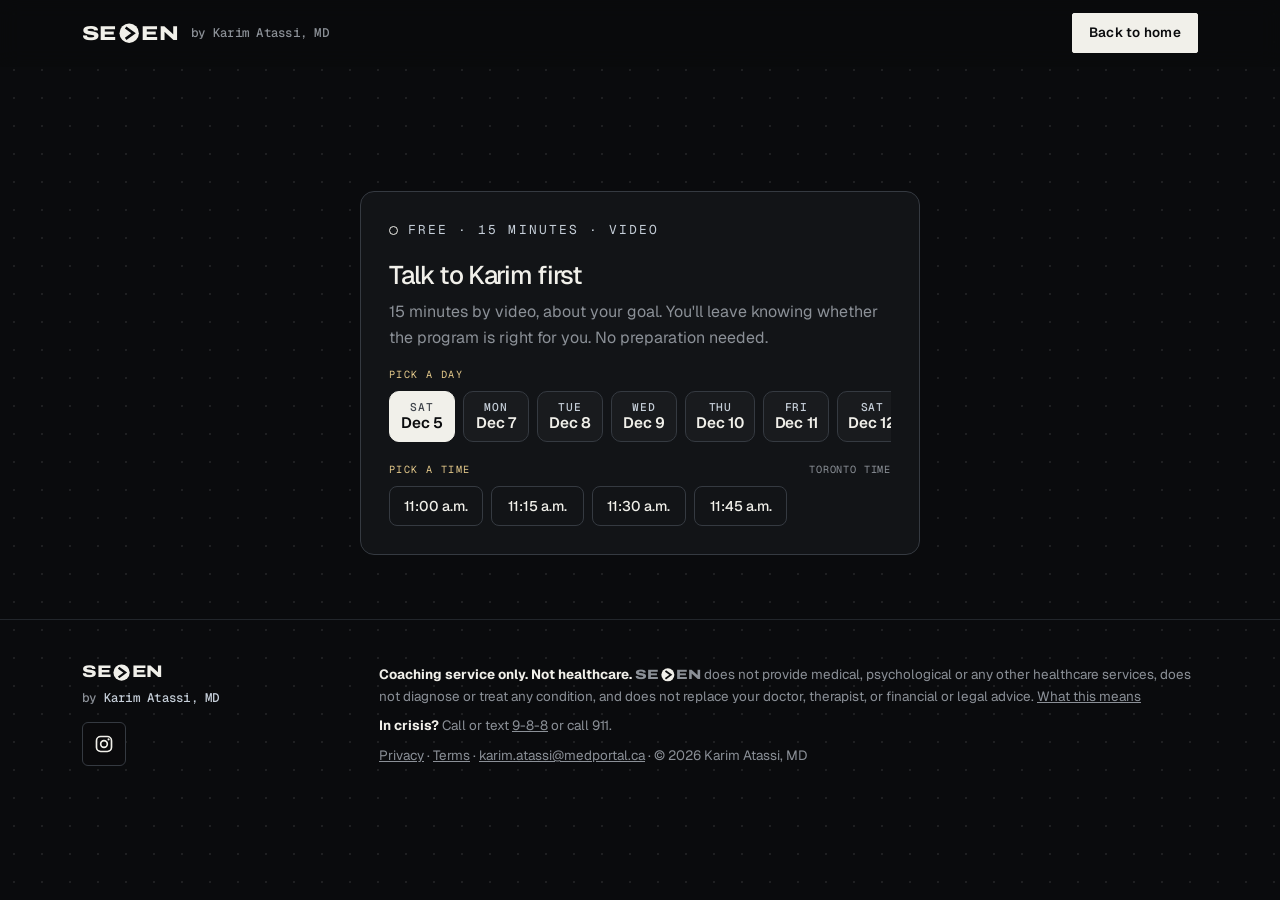
<file: book.html>
<!doctype html>
<html lang="en-CA">
<head>
  <meta charset="utf-8">
  <meta name="viewport" content="width=device-width, initial-scale=1, viewport-fit=cover">
  <title>Book a session · SE7EN</title>
  <meta name="description" content="Book your session with Karim Atassi, MD.">
  <meta name="robots" content="noindex">
  <meta name="theme-color" content="#0A0B0D">
  <meta property="og:title" content="SE7EN by Karim Atassi, MD">
  <meta property="og:description" content="A 7-dimensional assessment, one 90-minute session, a 360° Life Report and a Transformation Plan. $699 CAD.">
  <meta property="og:image" content="assets/karim-tedx.jpg">
  <link rel="icon" href="assets/mark.svg" type="image/svg+xml">
  <link rel="preconnect" href="https://fonts.googleapis.com">
  <link rel="preconnect" href="https://fonts.gstatic.com" crossorigin>
  <link href="https://fonts.googleapis.com/css2?family=Archivo:wdth,wght@125,800&family=Geist:wght@300;400;500;600;700&family=Geist+Mono:wght@400;500;700&display=swap" rel="stylesheet">
  <link rel="stylesheet" href="styles.css?v=355">
  <script src="config.js?v=349"></script>
  <script src="app.js?v=366" defer></script>
  <script src="booking.js?v=332" defer></script>
</head>
<body class="slim" data-book-page>
  <header class="nav" id="nav"><div class="wrap nav-inner">
    <a href="index.html" class="brand" aria-label="SEVEN home"><span class="wordmark" data-wordmark role="img" aria-label="SEVEN"></span><span class="byline">by Karim Atassi, MD</span></a>
    <a class="btn btn-sm" href="index.html">Back to home</a>
  </div></header>
  <main id="main" style="padding-top:60px">
    <section class="section bk-page">
      <div class="wrap narrow">
        <div class="bk bk-card">
    <p class="kicker" id="bkKicker">Free · 15 minutes · video</p>
    <h2 id="bkTitle" class="dlg-title">Talk to Karim first</h2>
    <p class="muted bk-lede" id="bkLede"></p>
    <div id="bkPick">
      <p class="bk-k mono">Pick a day</p>
      <div class="bk-days" id="bkDays" role="tablist" aria-label="Day"></div>
      <p class="bk-k mono">Pick a time <span>Toronto time</span></p>
      <div class="bk-slots" id="bkSlots"></div>
      <p class="bk-status muted" id="bkStatus" hidden></p>
    </div>
    <form id="bkForm" class="bk-form" hidden>
      <p class="bk-when"><span id="bkWhen"></span> <button type="button" class="linkbtn" id="bkChange">Change</button></p>
      <label>Name<input name="name" autocomplete="name" required maxlength="100"></label>
      <label>Email<input name="email" type="email" autocomplete="email" required maxlength="160"></label>
      <label>Phone<input name="phone" type="tel" autocomplete="tel" required minlength="7" maxlength="25"></label>
      <label><span id="bkAsk">What's the biggest thing you want to solve?</span><textarea name="pain" rows="4" required maxlength="1000" placeholder="e.g. I crash by 3 p.m. and I haven't slept well in months."></textarea></label>
      <label class="bk-hp" aria-hidden="true">Company<input name="company" tabindex="-1" autocomplete="off"></label>
      <p class="bk-fine">You'll get a calendar invite with a Google Meet link. What you write here is only seen by Karim. <button type="button" class="linkbtn" data-open="legal" data-doc="privacy">Privacy</button></p>
      <button type="submit" class="btn btn-primary btn-block" id="bkSubmit">Confirm</button>
      <p class="bk-err" id="bkErr" role="alert" hidden></p>
    </form>
    <div id="bkDone" class="bk-done" hidden>
      <p class="bk-tick" aria-hidden="true">✓</p>
      <h3>You're booked.</h3>
      <p id="bkDoneWhen" class="mono"></p>
      <p class="muted">Check your email for the calendar invite and Google Meet link.</p>
    </div>
          </div>
      </div>
    </section>
  </main>

  <footer class="footer">
    <div class="wrap footer-grid">
      <div class="footer-brand">
        <span class="wordmark small" data-wordmark role="img" aria-label="SEVEN"></span>
        <p class="byline">by <span data-founder>Karim Atassi, MD</span></p>
        <ul class="socials" data-socials aria-label="Follow Karim" hidden></ul>
      </div>
      <div class="footer-notes">
        <p><strong>Coaching service only. Not healthcare.</strong> <span class="se" role="img" aria-label="SEVEN">SE<svg class="coin" data-coin viewBox="0 0 40 40" aria-hidden="true"></svg>EN</span> does not provide medical, psychological or any other healthcare services, does not diagnose or treat any condition, and does not replace your doctor, therapist, or financial or legal advice. <a href="index.html#not-healthcare">What this means</a></p>
        <p><strong>In crisis?</strong> Call or text <a href="tel:988">9-8-8</a> or call 911.</p>
        <p><a href="#" data-open="legal" data-doc="privacy">Privacy</a> · <a href="#" data-open="legal" data-doc="terms">Terms</a> · <span id="contactSlot">Toronto, Ontario</span> · © <span id="year">2026</span> Karim Atassi, MD</p>
      </div>
    </div>
  </footer>

  <div class="sticky-cta" id="stickyCta">
    <span><b>Free 15-min call</b><span class="st-extra"> · with Karim</span></span>
    <button type="button" class="btn btn-primary btn-sm" data-open="infocall" data-loc="sticky">Book a call</button>
  </div>

  <!-- Dialogs -->
  <dialog id="dlg-checkout" class="dlg" aria-labelledby="ck-title">
    <form method="dialog" class="dlg-close-row"><button class="x" aria-label="Close">×</button></form>
    <p class="kicker">Order summary</p>
    <h2 id="ck-title" class="dlg-title">The Executive Performance Program</h2>
    <table class="order">
      <tr><td>7-in-1 biopsychosocial assessment, 90 min with Karim, MD</td><td class="mono">$<span data-price>699</span>.00</td></tr>
      <tr><td>360° Life Report in 72h, action plan + personalized wellness care team</td><td class="mono">Included</td></tr>
      <tr class="muted"><td>Taxes</td><td class="mono">At checkout</td></tr>
    </table>
    <p class="muted small">After payment you'll pick your session time and get a short secure intake.</p>
    <div id="ck-live" hidden><a class="btn btn-primary btn-block" id="ck-go" href="#" rel="noopener">Continue to secure checkout</a></div>
    <div id="ck-off" class="notice" hidden><strong>Start with a free 15-minute call.</strong><p>Karim confirms the program fits your goal, then sends you a secure payment link. Nothing is charged today.</p><a class="btn btn-primary btn-block" href="book.html?type=intro">Book the free call</a></div>
  </dialog>

  

  <dialog id="dlg-apply" class="dlg" aria-labelledby="ap-title">
    <form method="dialog" class="dlg-close-row"><button class="x" aria-label="Close">×</button></form>
    <p class="kicker" id="ap-kicker">Apply</p>
    <h2 id="ap-title" class="dlg-title">GROW</h2>
    <p class="muted" id="ap-body"></p>
    <div id="ap-live" hidden><a class="btn btn-primary btn-block" id="ap-go" href="#" target="_blank" rel="noopener">Start your application</a></div>
    <div id="ap-off" class="notice" hidden><strong>Applications open shortly.</strong><p class="contact-line" data-contact-line></p></div>
  </dialog>

  <dialog id="dlg-legal" class="dlg" aria-labelledby="lg-title">
    <form method="dialog" class="dlg-close-row"><button class="x" aria-label="Close">×</button></form>
    <h2 id="lg-title" class="dlg-title">Privacy</h2>
    <div id="lg-body" class="muted lg-body"></div>
  </dialog>

  <dialog id="dlg-checkin" class="dlg dlg-wide" aria-labelledby="q-title">
    <form method="dialog" class="dlg-close-row"><button class="x" aria-label="Close">×</button></form>
    <div id="q-root"></div>
  </dialog>
</body>
</html>
</file>
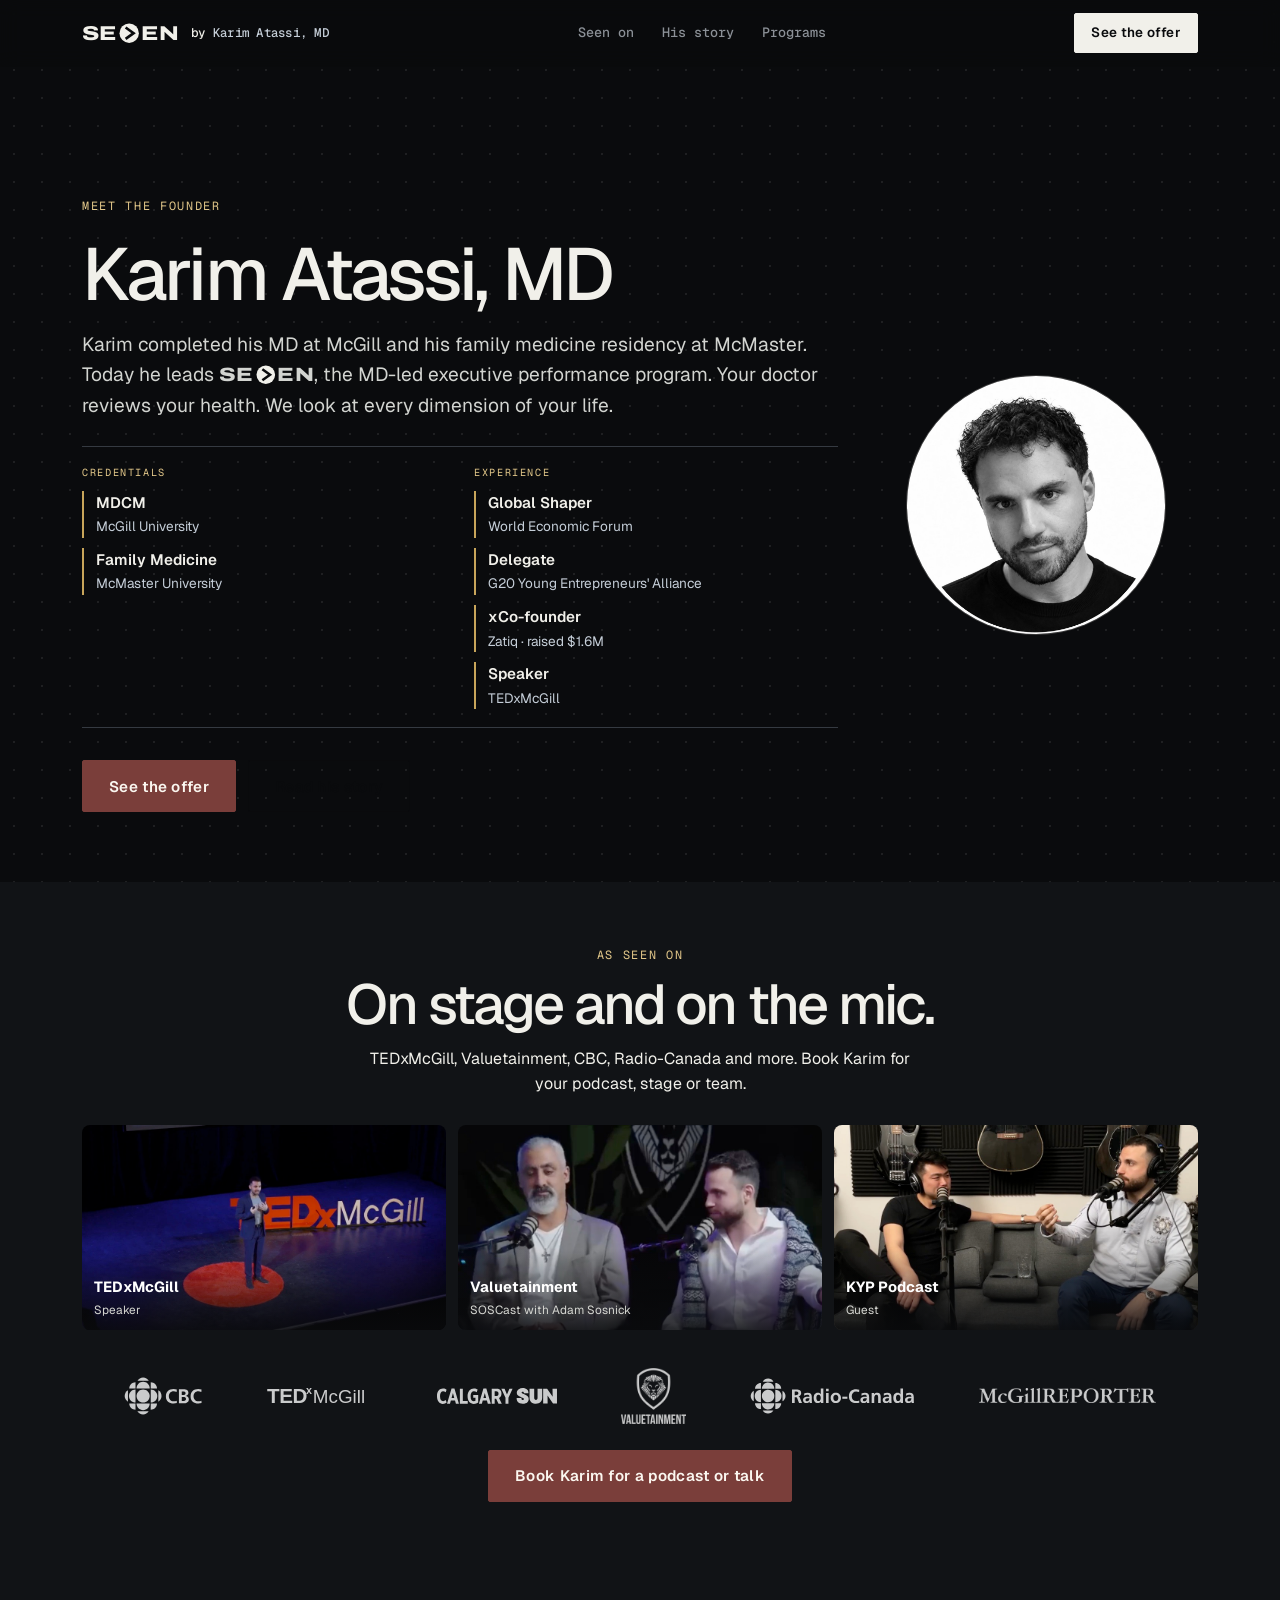
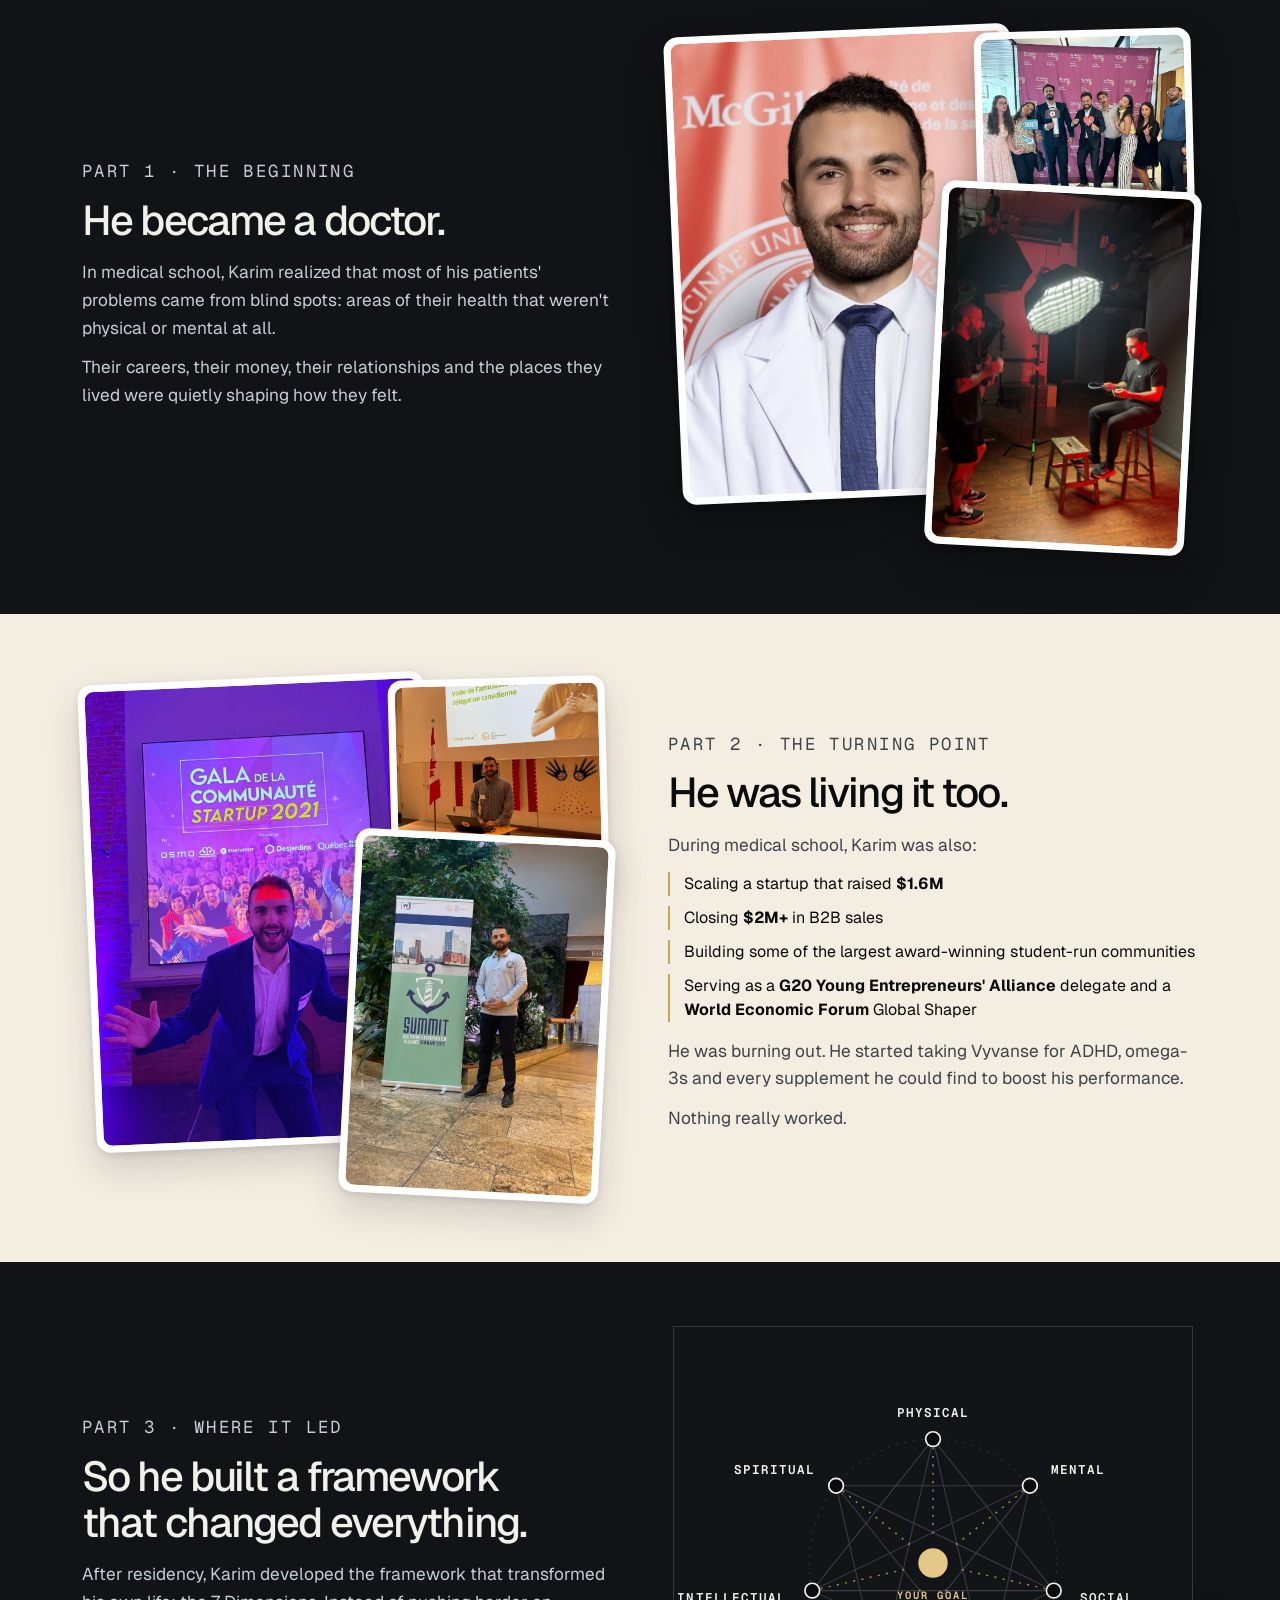
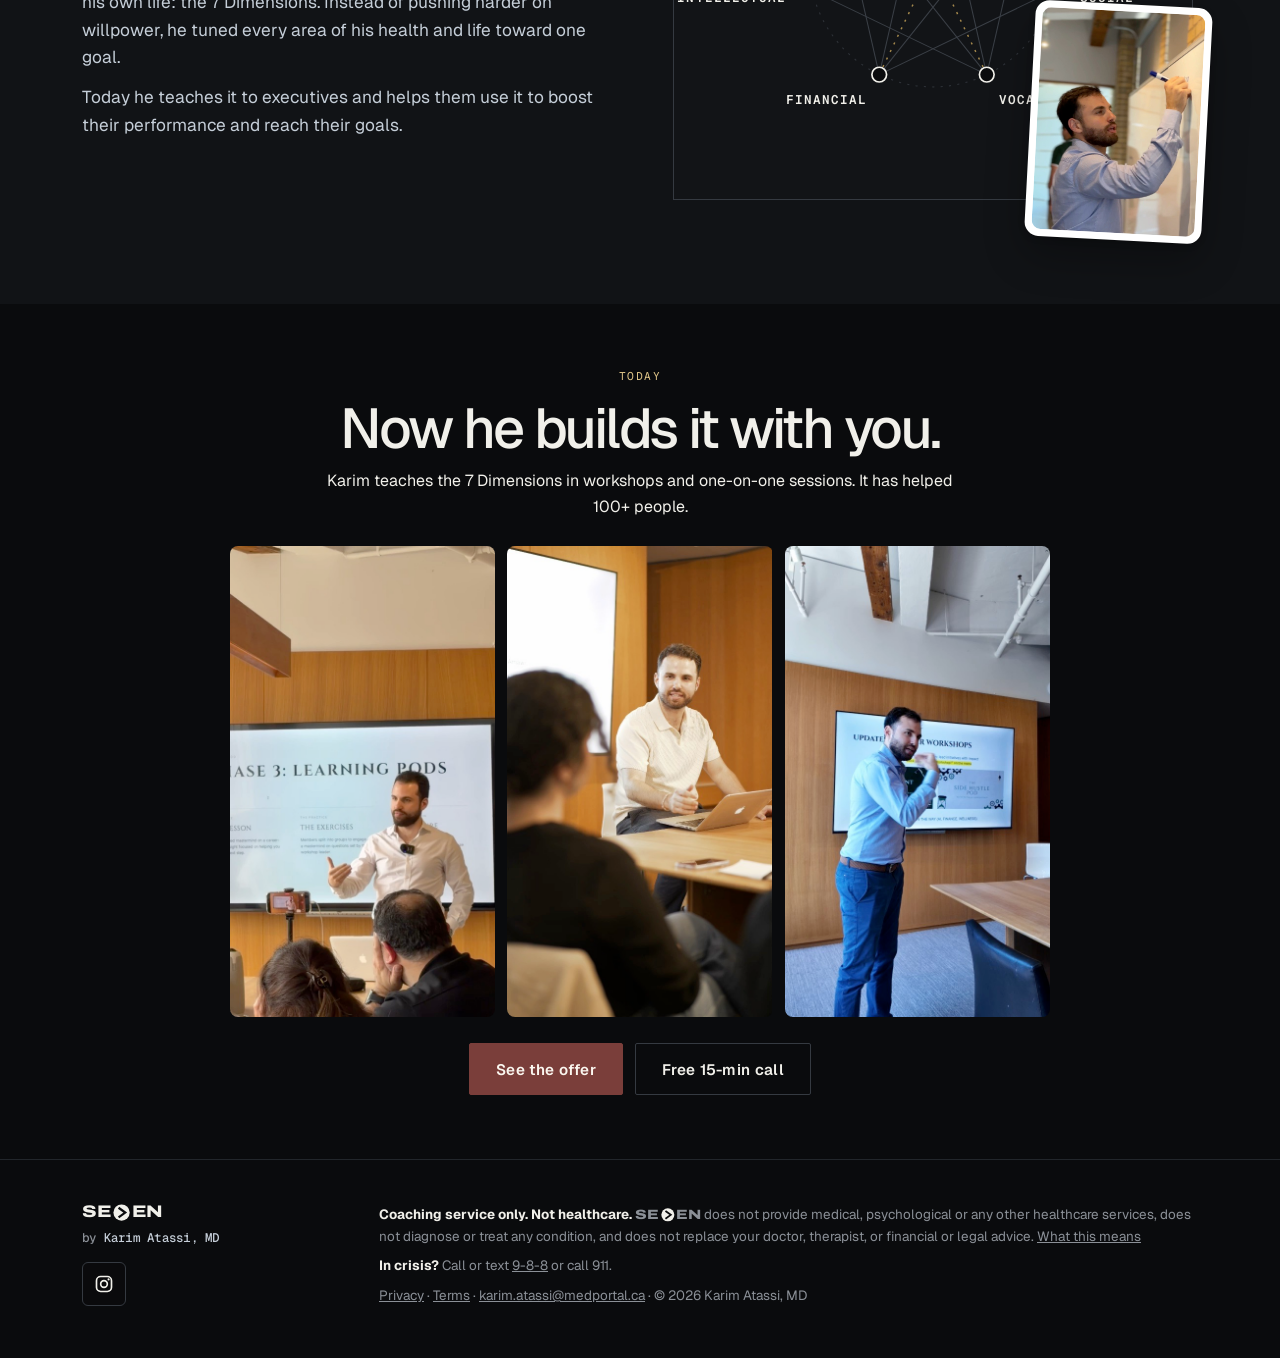
<file: karim.html>
<!doctype html>
<html lang="en-CA">
<head>
  <meta charset="utf-8">
  <meta name="viewport" content="width=device-width, initial-scale=1, viewport-fit=cover">
  <title>Karim Atassi, MD · SE7EN</title>
  <meta name="description" content="Meet Karim Atassi, MD, the founder of SE7EN and the 7-dimensional framework.">
  <meta name="theme-color" content="#0A0B0D">
  <meta property="og:title" content="SE7EN by Karim Atassi, MD">
  <meta property="og:description" content="Karim Atassi, MD: TEDx speaker, WEF Global Shaper, G20 YEA delegate. The 30-Day Unstuck Sprint: a 90-minute Whole-Life Diagnosis, your Environment Blueprint in 48 hours, 3 weekly Sprint Calls and specialists booked for you. $997 CAD.">
  <meta property="og:image" content="assets/karim-tedx.jpg">
  <link rel="icon" href="assets/mark.svg" type="image/svg+xml">
  <link rel="preconnect" href="https://fonts.googleapis.com">
  <link rel="preconnect" href="https://fonts.gstatic.com" crossorigin>
  <link href="https://fonts.googleapis.com/css2?family=Archivo:wdth,wght@125,800&family=Geist:wght@300;400;500;600;700&family=Geist+Mono:wght@400;500;700&display=swap" rel="stylesheet">
  <link rel="stylesheet" href="styles.css?v=355">
  <script src="config.js?v=349"></script>
  <script src="app.js?v=366" defer></script>
  <script src="booking.js?v=332" defer></script>
</head>
<body class="slim sub">
  <header class="nav" id="nav">
    <div class="wrap nav-inner">
      <div class="brand">
        <a href="index.html" class="brand-mark" aria-label="SEVEN home"><span class="wordmark" data-wordmark role="img" aria-label="SEVEN"></span></a>
        <a href="karim.html" class="byline byline-link" aria-current="page">by <span data-founder>Karim Atassi, MD</span></a>
      </div>
      <nav class="nav-links" aria-label="Primary">
        <a href="#stage">Seen on</a><a href="#story">His story</a><a href="index.html#offer">Programs</a>
      </nav>
      <a class="btn btn-sm" href="index.html#offer">See the offer</a>
    </div>
  </header>
  <main id="main">
    <section class="kh">
      <div class="wrap kh-grid">
        <div>
          <p class="eyebrow mono">Meet the founder</p>
          <h1>Karim Atassi, MD</h1>
          <p class="lede">Karim completed his MD at McGill and his family medicine residency at McMaster. Today he leads <span class="se" role="img" aria-label="SEVEN">SE<svg class="coin" data-coin viewBox="0 0 40 40" aria-hidden="true"></svg>EN</span>, the MD-led executive performance program. Your doctor reviews your health. We look at every dimension of your life.</p>
          <div class="cv">
            <div class="cv-col"><p class="cv-k mono">Credentials</p><ul><li><b>MDCM</b><span>McGill University</span></li><li><b>Family Medicine</b><span>McMaster University</span></li></ul></div>
            <div class="cv-col"><p class="cv-k mono">Experience</p><ul><li><b>Global Shaper</b><span>World Economic Forum</span></li><li><b>Delegate</b><span>G20 Young Entrepreneurs' Alliance</span></li><li><b>xCo-founder</b><span>Zatiq · raised $1.6M</span></li><li><b>Speaker</b><span>TEDxMcGill</span></li></ul></div>
          </div>
          <div class="cta-row"><a class="btn btn-primary" href="index.html#offer">See the offer</a><a class="btn btn-ghost-dark" href="#story">Read his story</a></div>
        </div>
        <figure class="kh-photo"><img src="assets/karim-portrait.jpg?v=2" alt="Portrait of Karim Atassi, MD"></figure>
      </div>
    </section>

    <section class="section dark kseen" id="stage">
      <div class="wrap">
        <p class="eyebrow mono center-eb">As seen on</p>
        <h2 class="center-h">On stage and on the mic.</h2>
        <p class="center-lede kseen-lede">TEDxMcGill, Valuetainment, CBC, Radio-Canada and more. Book Karim for your podcast, stage or team.</p>
        <div class="km km-talks"><figure class="km-v"><video muted loop playsinline preload="none" poster="assets/media/tedx.jpg" data-src="assets/media/tedx.mp4" width="960" height="540" aria-label="TEDxMcGill: Speaker"></video><figcaption><b>TEDxMcGill</b><span>Speaker</span></figcaption></figure><figure class="km-v"><video muted loop playsinline preload="none" poster="assets/media/valuetainment.jpg?v=172" data-src="assets/media/valuetainment.mp4?v=172" width="960" height="540" aria-label="Valuetainment: SOSCast with Adam Sosnick"></video><figcaption><b>Valuetainment</b><span>SOSCast with Adam Sosnick</span></figcaption></figure><figure class="km-v"><video muted loop playsinline preload="none" poster="assets/media/kyp.jpg?v=171" data-src="assets/media/kyp.mp4?v=171" width="960" height="540" aria-label="KYP Podcast: Guest"></video><figcaption><b>KYP Podcast</b><span>Guest</span></figcaption></figure></div>
        <ul class="press-row kseen-logos">
          <li><img src="assets/press/cbc.svg" alt="CBC" style="--h:38px"></li>
          <li><img src="assets/press/tedx-mcgill.svg" alt="TEDxMcGill" style="--h:25px"></li>
          <li><img src="assets/press/calgary-sun.svg" alt="Calgary Sun" style="--h:16px"></li>
          <li><img src="assets/press/valuetainment.png" alt="Valuetainment" style="--h:56px"></li>
          <li><img src="assets/press/radio-canada.svg" alt="Radio-Canada" style="--h:36px"></li>
          <li><img src="assets/press/mcgill-reporter.png" alt="McGill Reporter" style="--h:15px"></li>
        </ul>
        <div class="cta-row center"><a class="btn btn-primary" href="mailto:karim.atassi@medportal.ca?subject=Podcast%20or%20speaking%20request">Book Karim for a podcast or talk</a></div>
      </div>
    </section>

    <section class="section dark kch" id="story">
      <div class="wrap kch-grid">
        <div class="kch-copy">
          <p class="kch-n mono">Part 1 · The beginning</p>
          <h2>He became a doctor.</h2>
          <p>In medical school, Karim realized that most of his patients' problems came from blind spots: areas of their health that weren't physical or mental at all.</p><p>Their careers, their money, their relationships and the places they lived were quietly shaping how they felt.</p>
        </div>
        <div class="kcards"><figure class="kcard kc1"><img src="assets/bio-whitecoat.jpg" alt="Karim Atassi, MD, McGill Faculty of Medicine" loading="lazy" style="object-position:50% 25%"></figure><figure class="kcard kc2"><img src="assets/media/studio.jpg" alt="Karim on set for a professional shoot" loading="lazy" style="object-position:70% 50%"></figure><figure class="kcard kc3"><img src="assets/bio-residency.jpg" alt="Karim with his McMaster family medicine residency cohort at graduation" loading="lazy" style="object-position:50% 50%"></figure></div>
      </div>
    </section>

    <section class="section kch">
      <div class="wrap kch-grid rev">
        <div class="kch-copy">
          <p class="kch-n mono">Part 2 · The turning point</p>
          <h2>He was living it too.</h2>
          <p>During medical school, Karim was also:</p>
          <ul class="kch-list">
            <li>Scaling a startup that raised <b>$1.6M</b></li>
            <li>Closing <b>$2M+</b> in B2B sales</li>
            <li>Building some of the largest award-winning student-run communities</li>
            <li>Serving as a <b>G20 Young Entrepreneurs' Alliance</b> delegate and a <b>World Economic Forum</b> Global Shaper</li>
          </ul>
          <p>He was burning out. He started taking Vyvanse for ADHD, omega-3s and every supplement he could find to boost his performance.</p><p>Nothing really worked.</p>
        </div>
        <div class="kcards"><figure class="kcard kc1"><img src="assets/media/gala.jpg" alt="Karim at the Startup Community Gala 2021 in Montreal" loading="lazy" style="object-position:50% 60%"></figure><figure class="kcard kc2"><img src="assets/bio-g20-summit.jpg" alt="Karim at the G20 Young Entrepreneurs' Alliance summit" loading="lazy" style="object-position:50% 45%"></figure><figure class="kcard kc3"><img src="assets/bio-g20.jpg" alt="Karim presenting with the Canadian G20 YEA delegation" loading="lazy" style="object-position:50% 70%"></figure></div>
      </div>
    </section>

    <section class="section dark kch">
      <div class="wrap kch-grid">
        <div class="kch-copy">
          <p class="kch-n mono">Part 3 · Where it led</p>
          <h2>So he built a framework that changed everything.</h2>
          <p>After residency, Karim developed the framework that transformed his own life: the 7 Dimensions. Instead of pushing harder on willpower, he tuned every area of his health and life toward one goal.</p><p>Today he teaches it to executives and helps them use it to boost their performance and reach their goals.</p>
        </div>
        <div class="kmapwrap"><div class="kch-photos one kmapbox"><svg viewBox="0 0 400 400" class="kmap7" role="img" aria-label="The 7 Dimensions: physical, mental, social, vocational, financial, intellectual and spiritual, all around one goal"><circle cx="200" cy="200" r="118" class="k7-orbit"/><line x1="200.0" y1="82.0" x2="315.0" y2="226.3" class="k7-link"/><line x1="200.0" y1="82.0" x2="251.2" y2="306.3" class="k7-link"/><line x1="292.3" y1="126.4" x2="251.2" y2="306.3" class="k7-link"/><line x1="292.3" y1="126.4" x2="148.8" y2="306.3" class="k7-link"/><line x1="315.0" y1="226.3" x2="148.8" y2="306.3" class="k7-link"/><line x1="315.0" y1="226.3" x2="85.0" y2="226.3" class="k7-link"/><line x1="251.2" y1="306.3" x2="85.0" y2="226.3" class="k7-link"/><line x1="251.2" y1="306.3" x2="107.7" y2="126.4" class="k7-link"/><line x1="148.8" y1="306.3" x2="107.7" y2="126.4" class="k7-link"/><line x1="148.8" y1="306.3" x2="200.0" y2="82.0" class="k7-link"/><line x1="85.0" y1="226.3" x2="200.0" y2="82.0" class="k7-link"/><line x1="85.0" y1="226.3" x2="292.3" y2="126.4" class="k7-link"/><line x1="107.7" y1="126.4" x2="292.3" y2="126.4" class="k7-link"/><line x1="107.7" y1="126.4" x2="315.0" y2="226.3" class="k7-link"/><line x1="200.0" y1="82.0" x2="200.0" y2="178.0" class="k7-spoke"/><line x1="292.3" y1="126.4" x2="217.2" y2="186.3" class="k7-spoke"/><line x1="315.0" y1="226.3" x2="221.4" y2="204.9" class="k7-spoke"/><line x1="251.2" y1="306.3" x2="209.5" y2="219.8" class="k7-spoke"/><line x1="148.8" y1="306.3" x2="190.5" y2="219.8" class="k7-spoke"/><line x1="85.0" y1="226.3" x2="178.6" y2="204.9" class="k7-spoke"/><line x1="107.7" y1="126.4" x2="182.8" y2="186.3" class="k7-spoke"/><circle cx="200.0" cy="82.0" r="7" class="k7-node"/><text x="200.0" y="61.0" text-anchor="middle" class="k7-lab">Physical</text><circle cx="292.3" cy="126.4" r="7" class="k7-node"/><text x="312.6" y="115.2" text-anchor="start" class="k7-lab">Mental</text><circle cx="315.0" cy="226.3" r="7" class="k7-node"/><text x="340.4" y="237.0" text-anchor="start" class="k7-lab">Social</text><circle cx="251.2" cy="306.3" r="7" class="k7-node"/><text x="262.5" y="334.7" text-anchor="start" class="k7-lab">Vocational</text><circle cx="148.8" cy="306.3" r="7" class="k7-node"/><text x="137.5" y="334.7" text-anchor="end" class="k7-lab">Financial</text><circle cx="85.0" cy="226.3" r="7" class="k7-node"/><text x="59.6" y="237.0" text-anchor="end" class="k7-lab">Intellectual</text><circle cx="107.7" cy="126.4" r="7" class="k7-node"/><text x="87.4" y="115.2" text-anchor="end" class="k7-lab">Spiritual</text><circle cx="200" cy="200" r="14" class="k7-core"/><text x="200" y="234" text-anchor="middle" class="k7-goal">YOUR GOAL</text></svg></div><figure class="kcard kmap-card"><img src="assets/media/ws-board.jpg" alt="Karim mapping the seven areas on a whiteboard" loading="lazy" style="object-position:50% 30%"></figure></div>
      </div>
    </section>

    <section class="section kmedia" id="media">
      <div class="wrap">
        <div class="km-head">
          <p class="kch-n mono">Today</p>
          <h2>Now he builds it with you.</h2>
          <p>Karim teaches the 7 Dimensions in workshops and one-on-one sessions. It has helped 100+ people.</p>
        </div>
        <div class="km km-room"><figure class="km-p"><video muted loop playsinline preload="none" poster="assets/media/ws-pods.jpg" data-src="assets/media/ws-pods.mp4" width="540" height="960" aria-label="Karim Atassi, MD, leading a session"></video></figure><figure class="km-p"><video muted loop playsinline preload="none" poster="assets/media/ws-table.jpg" data-src="assets/media/ws-table.mp4" width="540" height="960" aria-label="Karim Atassi, MD, leading a session"></video></figure><figure class="km-p"><video muted loop playsinline preload="none" poster="assets/media/ws-screen.jpg" data-src="assets/media/ws-screen.mp4" width="540" height="960" aria-label="Karim Atassi, MD, leading a session"></video></figure></div>
        <div class="cta-row center"><a class="btn btn-primary" href="index.html#offer">See the offer</a><button type="button" class="btn btn-ghost" data-open="infocall" data-loc="karim_end">Free 15-min call</button></div>
      </div>
    </section>


  </main>

  <footer class="footer">
    <div class="wrap footer-grid">
      <div class="footer-brand">
        <span class="wordmark small" data-wordmark role="img" aria-label="SEVEN"></span>
        <p class="byline"><a href="karim.html" class="byline-link">by <span data-founder>Karim Atassi, MD</span></a></p>
        <ul class="socials" data-socials aria-label="Follow Karim" hidden></ul>
      </div>
      <div class="footer-notes">
        <p><strong>Coaching service only. Not healthcare.</strong> <span class="se" role="img" aria-label="SEVEN">SE<svg class="coin" data-coin viewBox="0 0 40 40" aria-hidden="true"></svg>EN</span> does not provide medical, psychological or any other healthcare services, does not diagnose or treat any condition, and does not replace your doctor, therapist, or financial or legal advice. <a href="index.html#not-healthcare">What this means</a></p>
        <p><strong>In crisis?</strong> Call or text <a href="tel:988">9-8-8</a> or call 911.</p>
        <p><a href="#" data-open="legal" data-doc="privacy">Privacy</a> · <a href="#" data-open="legal" data-doc="terms">Terms</a> · <span id="contactSlot">Toronto, Ontario</span> · © <span id="year">2026</span> Karim Atassi, MD</p>
      </div>
    </div>
  </footer>

  <div class="sticky-cta" id="stickyCta">
    <span><b>Free 15-min call</b><span class="st-extra"> · with Karim</span></span>
    <button type="button" class="btn btn-primary btn-sm" data-open="infocall" data-loc="sticky">Book a call</button>
  </div>

  <!-- Dialogs -->
  <dialog id="dlg-checkout" class="dlg" aria-labelledby="ck-title">
    <form method="dialog" class="dlg-close-row"><button class="x" aria-label="Close">×</button></form>
    <p class="kicker">Order summary</p>
    <h2 id="ck-title" class="dlg-title">The 30-Day Unstuck Sprint</h2>
    <table class="order">
      <tr><td>90-minute Whole-Life Diagnosis with Karim, by video</td><td class="mono">$<span data-price>997</span>.00</td></tr>
      <tr><td>Environment Blueprint within 48 hours, 3 weekly Sprint Calls, Hard-Conversation Scripts, the Specialist Fast-Pass and your before-and-after Life Map (specialists bill you directly)</td><td class="mono">Included</td></tr>
      <tr class="muted"><td>HST</td><td class="mono">At checkout</td></tr>
    </table>
    <p class="muted small">After payment you'll pick your session time and get a short secure intake.</p>
    <div id="ck-live" hidden><a class="btn btn-primary btn-block" id="ck-go" href="#" rel="noopener">Continue to secure checkout</a></div>
    <div id="ck-off" class="notice" hidden><strong>Start with a free 15-minute call.</strong><p>Karim confirms the program fits your goal, then sends you a secure payment link. Nothing is charged today.</p><button type="button" class="btn btn-primary btn-block" data-open="infocall" data-loc="checkout_off">Book the free call</button></div>
  </dialog>

  <dialog id="dlg-infocall" class="dlg dlg-wide bk" aria-labelledby="bkTitle">
    <form method="dialog" class="dlg-close-row"><button class="x" aria-label="Close">×</button></form>
    <p class="kicker" id="bkKicker">Free · 15 minutes · video</p>
    <h2 id="bkTitle" class="dlg-title">Talk to Karim first</h2>
    <p class="muted bk-lede" id="bkLede"></p>
    <div id="bkPick">
      <p class="bk-k mono">Pick a day</p>
      <div class="bk-days" id="bkDays" role="tablist" aria-label="Day"></div>
      <p class="bk-k mono">Pick a time <span>Toronto time</span></p>
      <div class="bk-slots" id="bkSlots"></div>
      <p class="bk-status muted" id="bkStatus" hidden></p>
    </div>
    <form id="bkForm" class="bk-form" hidden>
      <p class="bk-when"><span id="bkWhen"></span> <button type="button" class="linkbtn" id="bkChange">Change</button></p>
      <label>Name<input name="name" autocomplete="name" required maxlength="100"></label>
      <label>Email<input name="email" type="email" autocomplete="email" required maxlength="160"></label>
      <label>Phone<input name="phone" type="tel" autocomplete="tel" required minlength="7" maxlength="25"></label>
      <label><span id="bkAsk">What's the biggest thing you want to solve?</span><textarea name="pain" rows="4" required maxlength="1000" placeholder="e.g. I crash by 3 p.m. and I haven't slept well in months."></textarea></label>
      <label class="bk-hp" aria-hidden="true">Company<input name="company" tabindex="-1" autocomplete="off"></label>
      <p class="bk-fine">You'll get a calendar invite with a Google Meet link. What you write here is only seen by Karim. <button type="button" class="linkbtn" data-open="legal" data-doc="privacy">Privacy</button></p>
      <button type="submit" class="btn btn-primary btn-block" id="bkSubmit">Confirm</button>
      <p class="bk-err" id="bkErr" role="alert" hidden></p>
    </form>
    <div id="bkDone" class="bk-done" hidden>
      <p class="bk-tick" aria-hidden="true">✓</p>
      <h3>You're booked.</h3>
      <p id="bkDoneWhen" class="mono"></p>
      <p class="muted">Check your email for the calendar invite and Google Meet link.</p>
    </div>
  </dialog>

  <dialog id="dlg-apply" class="dlg" aria-labelledby="ap-title">
    <form method="dialog" class="dlg-close-row"><button class="x" aria-label="Close">×</button></form>
    <p class="kicker" id="ap-kicker">Apply</p>
    <h2 id="ap-title" class="dlg-title">GROW</h2>
    <p class="muted" id="ap-body"></p>
    <div id="ap-live" hidden><a class="btn btn-primary btn-block" id="ap-go" href="#" target="_blank" rel="noopener">Start your application</a></div>
    <div id="ap-off" class="notice" hidden><strong>Applications open shortly.</strong><p class="contact-line" data-contact-line></p></div>
  </dialog>

  <dialog id="dlg-legal" class="dlg" aria-labelledby="lg-title">
    <form method="dialog" class="dlg-close-row"><button class="x" aria-label="Close">×</button></form>
    <h2 id="lg-title" class="dlg-title">Privacy</h2>
    <div id="lg-body" class="muted lg-body"></div>
  </dialog>

  <dialog id="dlg-checkin" class="dlg dlg-wide" aria-labelledby="q-title">
    <form method="dialog" class="dlg-close-row"><button class="x" aria-label="Close">×</button></form>
    <div id="q-root"></div>
  </dialog>
</body>
</html>
</file>
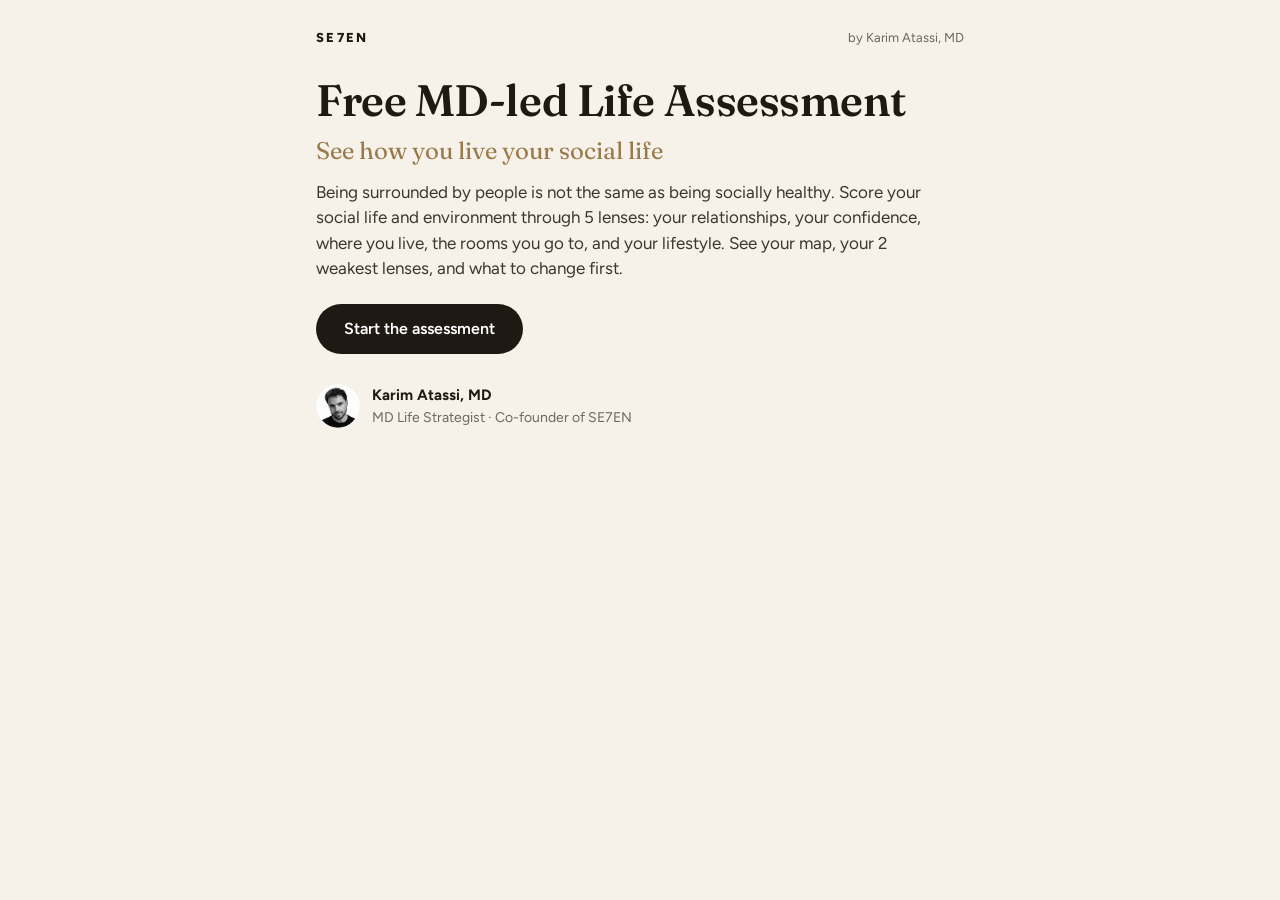
<file: quiz.html>
<!doctype html><meta charset="utf-8"><title>the free assessment</title>
<meta name="robots" content="noindex"><link rel="canonical" href="https://karimatassi.github.io/book/quiz/">
<meta http-equiv="refresh" content="0; url=quiz/">
<script>location.replace("quiz/"+location.search+location.hash)</script>
<p><a href="quiz/">Continue to the free assessment</a></p>
</file>
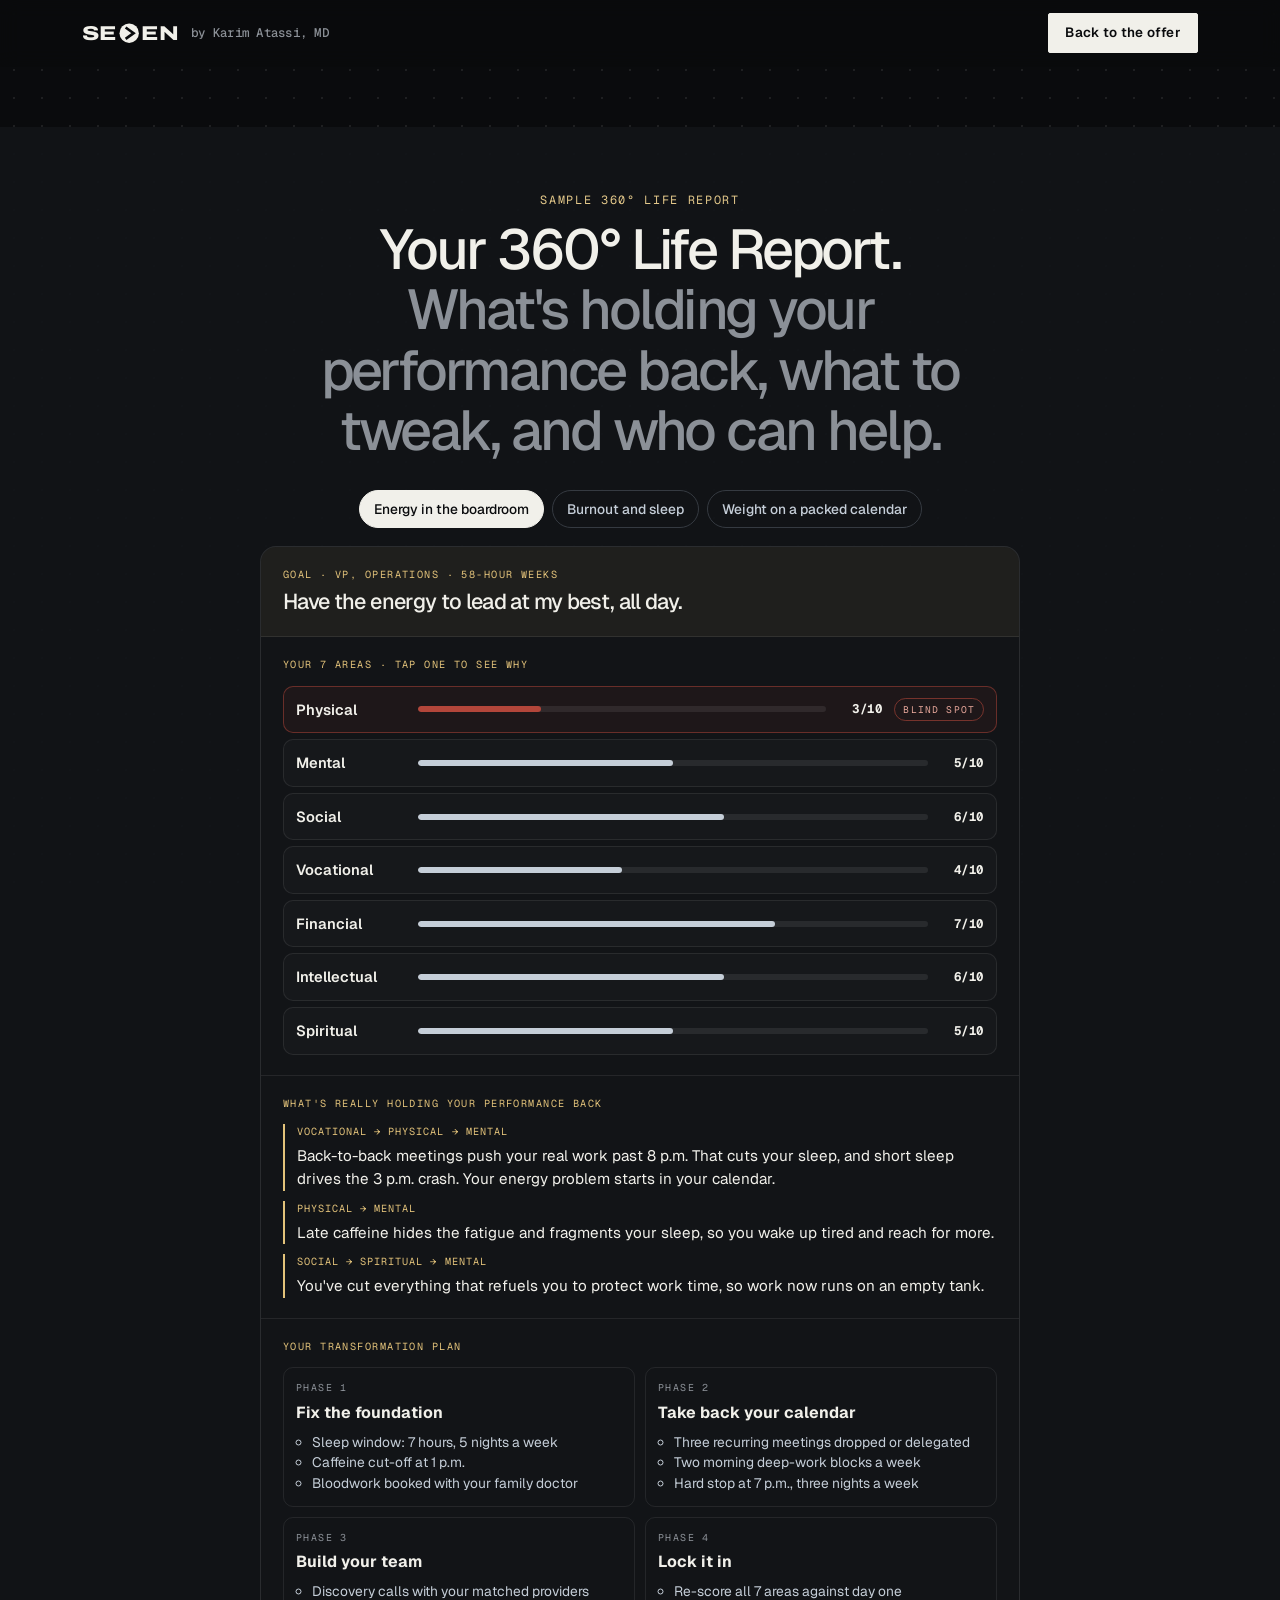
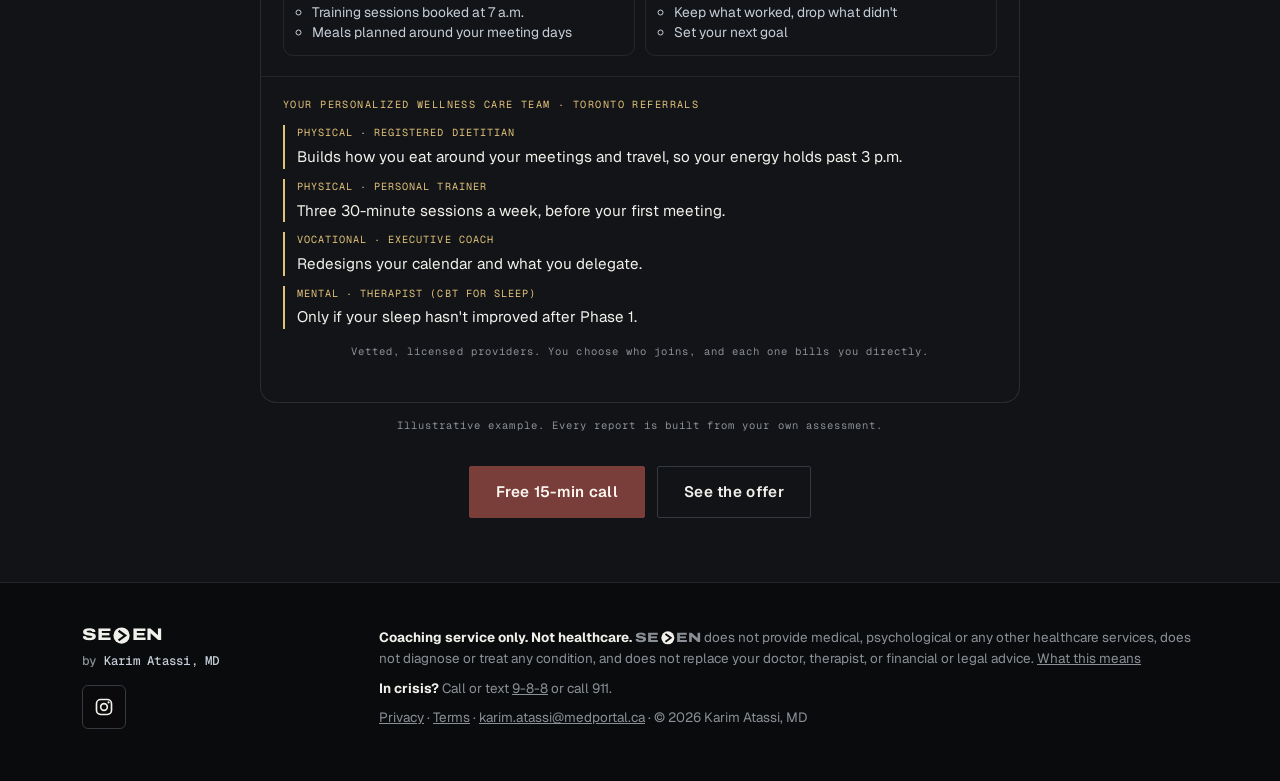
<file: sample.html>
<!doctype html>
<html lang="en-CA">
<head>
  <meta charset="utf-8">
  <meta name="viewport" content="width=device-width, initial-scale=1, viewport-fit=cover">
  <title>Sample 360° Life Report · SE7EN</title>
  <meta name="description" content="A 7-dimensional assessment and one 90-minute session with Karim Atassi, MD. Your Environment Blueprint in 48 hours and 30 days of Sprint Calls. $997 CAD.">
  <meta name="theme-color" content="#0A0B0D">
  <meta property="og:title" content="SE7EN by Karim Atassi, MD">
  <meta property="og:description" content="A 7-dimensional assessment, one 90-minute session, an Environment Blueprint and 30 days of Sprint Calls. $997 CAD.">
  <meta property="og:image" content="assets/karim-tedx.jpg">
  <link rel="icon" href="assets/mark.svg" type="image/svg+xml">
  <link rel="preconnect" href="https://fonts.googleapis.com">
  <link rel="preconnect" href="https://fonts.gstatic.com" crossorigin>
  <link href="https://fonts.googleapis.com/css2?family=Archivo:wdth,wght@125,800&family=Geist:wght@300;400;500;600;700&family=Geist+Mono:wght@400;500;700&display=swap" rel="stylesheet">
  <link rel="stylesheet" href="styles.css?v=355">
  <script src="config.js?v=349"></script>
  <script src="app.js?v=366" defer></script>
  <script src="booking.js?v=332" defer></script>
  <script src="sample-goals.js?v=309" defer></script>
</head>
<body class="slim">
  <header class="nav" id="nav"><div class="wrap nav-inner">
    <a href="index.html" class="brand" aria-label="SEVEN home"><span class="wordmark" data-wordmark role="img" aria-label="SEVEN"></span><span class="byline">by Karim Atassi, MD</span></a>
    <a class="btn btn-sm" href="index.html#offer">Back to the offer</a>
  </div></header>
  <main id="main" style="padding-top:60px">
    <section class="section dark rp-page" id="sample">
      <div class="wrap narrow">
        <p class="eyebrow mono center-eb">Sample 360° Life Report</p>
        <h2 class="center-h">Your 360° Life Report. <span class="soft">What's holding your performance back, what to tweak, and who can help.</span></h2>
        <div class="rp-tabs" id="rpTabs" role="tablist" aria-label="Example goal"></div>
        <article class="rp" id="rp" aria-live="polite"></article>
        <p class="rp-note mono">Illustrative example. Every report is built from your own assessment.</p>
        <div class="cta-row center"><button type="button" class="btn btn-primary" data-open="infocall" data-loc="sample_call">Free 15-min call</button><a class="btn btn-ghost" href="index.html#offer">See the offer</a></div>
      </div>
    </section>
  </main>

  <footer class="footer">
    <div class="wrap footer-grid">
      <div class="footer-brand">
        <span class="wordmark small" data-wordmark role="img" aria-label="SEVEN"></span>
        <p class="byline">by <span data-founder>Karim Atassi, MD</span></p>
        <ul class="socials" data-socials aria-label="Follow Karim" hidden></ul>
      </div>
      <div class="footer-notes">
        <p><strong>Coaching service only. Not healthcare.</strong> <span class="se" role="img" aria-label="SEVEN">SE<svg class="coin" data-coin viewBox="0 0 40 40" aria-hidden="true"></svg>EN</span> does not provide medical, psychological or any other healthcare services, does not diagnose or treat any condition, and does not replace your doctor, therapist, or financial or legal advice. <a href="index.html#not-healthcare">What this means</a></p>
        <p><strong>In crisis?</strong> Call or text <a href="tel:988">9-8-8</a> or call 911.</p>
        <p><a href="#" data-open="legal" data-doc="privacy">Privacy</a> · <a href="#" data-open="legal" data-doc="terms">Terms</a> · <span id="contactSlot">Toronto, Ontario</span> · © <span id="year">2026</span> Karim Atassi, MD</p>
      </div>
    </div>
  </footer>

  <div class="sticky-cta" id="stickyCta">
    <span><b>Free 15-min call</b><span class="st-extra"> · with Karim</span></span>
    <button type="button" class="btn btn-primary btn-sm" data-open="infocall" data-loc="sticky">Book a call</button>
  </div>

  <!-- Dialogs -->
  <dialog id="dlg-checkout" class="dlg" aria-labelledby="ck-title">
    <form method="dialog" class="dlg-close-row"><button class="x" aria-label="Close">×</button></form>
    <p class="kicker">Order summary</p>
    <h2 id="ck-title" class="dlg-title">The 30-Day Unstuck Sprint</h2>
    <table class="order">
      <tr><td>90-minute Whole-Life Diagnosis with Karim, by video</td><td class="mono">$<span data-price>997</span>.00</td></tr>
      <tr><td>Environment Blueprint within 48 hours, 3 weekly Sprint Calls, Hard-Conversation Scripts, the Specialist Fast-Pass and your before-and-after Life Map (specialists bill you directly)</td><td class="mono">Included</td></tr>
      <tr class="muted"><td>HST</td><td class="mono">At checkout</td></tr>
    </table>
    <p class="muted small">After payment you'll pick your session time and get a short secure intake.</p>
    <div id="ck-live" hidden><a class="btn btn-primary btn-block" id="ck-go" href="#" rel="noopener">Continue to secure checkout</a></div>
    <div id="ck-off" class="notice" hidden><strong>Start with a free 15-minute call.</strong><p>Karim confirms the program fits your goal, then sends you a secure payment link. Nothing is charged today.</p><button type="button" class="btn btn-primary btn-block" data-open="infocall" data-loc="checkout_off">Book the free call</button></div>
  </dialog>

  <dialog id="dlg-infocall" class="dlg dlg-wide bk" aria-labelledby="bkTitle">
    <form method="dialog" class="dlg-close-row"><button class="x" aria-label="Close">×</button></form>
    <p class="kicker" id="bkKicker">Free · 15 minutes · video</p>
    <h2 id="bkTitle" class="dlg-title">Talk to Karim first</h2>
    <p class="muted bk-lede" id="bkLede"></p>
    <div id="bkPick">
      <p class="bk-k mono">Pick a day</p>
      <div class="bk-days" id="bkDays" role="tablist" aria-label="Day"></div>
      <p class="bk-k mono">Pick a time <span>Toronto time</span></p>
      <div class="bk-slots" id="bkSlots"></div>
      <p class="bk-status muted" id="bkStatus" hidden></p>
    </div>
    <form id="bkForm" class="bk-form" hidden>
      <p class="bk-when"><span id="bkWhen"></span> <button type="button" class="linkbtn" id="bkChange">Change</button></p>
      <label>Name<input name="name" autocomplete="name" required maxlength="100"></label>
      <label>Email<input name="email" type="email" autocomplete="email" required maxlength="160"></label>
      <label>Phone<input name="phone" type="tel" autocomplete="tel" required minlength="7" maxlength="25"></label>
      <label><span id="bkAsk">What's the biggest thing you want to solve?</span><textarea name="pain" rows="4" required maxlength="1000" placeholder="e.g. I crash by 3 p.m. and I haven't slept well in months."></textarea></label>
      <label class="bk-hp" aria-hidden="true">Company<input name="company" tabindex="-1" autocomplete="off"></label>
      <p class="bk-fine">You'll get a calendar invite with a Google Meet link. What you write here is only seen by Karim. <button type="button" class="linkbtn" data-open="legal" data-doc="privacy">Privacy</button></p>
      <button type="submit" class="btn btn-primary btn-block" id="bkSubmit">Confirm</button>
      <p class="bk-err" id="bkErr" role="alert" hidden></p>
    </form>
    <div id="bkDone" class="bk-done" hidden>
      <p class="bk-tick" aria-hidden="true">✓</p>
      <h3>You're booked.</h3>
      <p id="bkDoneWhen" class="mono"></p>
      <p class="muted">Check your email for the calendar invite and Google Meet link.</p>
    </div>
  </dialog>

  <dialog id="dlg-apply" class="dlg" aria-labelledby="ap-title">
    <form method="dialog" class="dlg-close-row"><button class="x" aria-label="Close">×</button></form>
    <p class="kicker" id="ap-kicker">Apply</p>
    <h2 id="ap-title" class="dlg-title">GROW</h2>
    <p class="muted" id="ap-body"></p>
    <div id="ap-live" hidden><a class="btn btn-primary btn-block" id="ap-go" href="#" target="_blank" rel="noopener">Start your application</a></div>
    <div id="ap-off" class="notice" hidden><strong>Applications open shortly.</strong><p class="contact-line" data-contact-line></p></div>
  </dialog>

  <dialog id="dlg-legal" class="dlg" aria-labelledby="lg-title">
    <form method="dialog" class="dlg-close-row"><button class="x" aria-label="Close">×</button></form>
    <h2 id="lg-title" class="dlg-title">Privacy</h2>
    <div id="lg-body" class="muted lg-body"></div>
  </dialog>

  <dialog id="dlg-checkin" class="dlg dlg-wide" aria-labelledby="q-title">
    <form method="dialog" class="dlg-close-row"><button class="x" aria-label="Close">×</button></form>
    <div id="q-root"></div>
  </dialog>
</body>
</html>
</file>
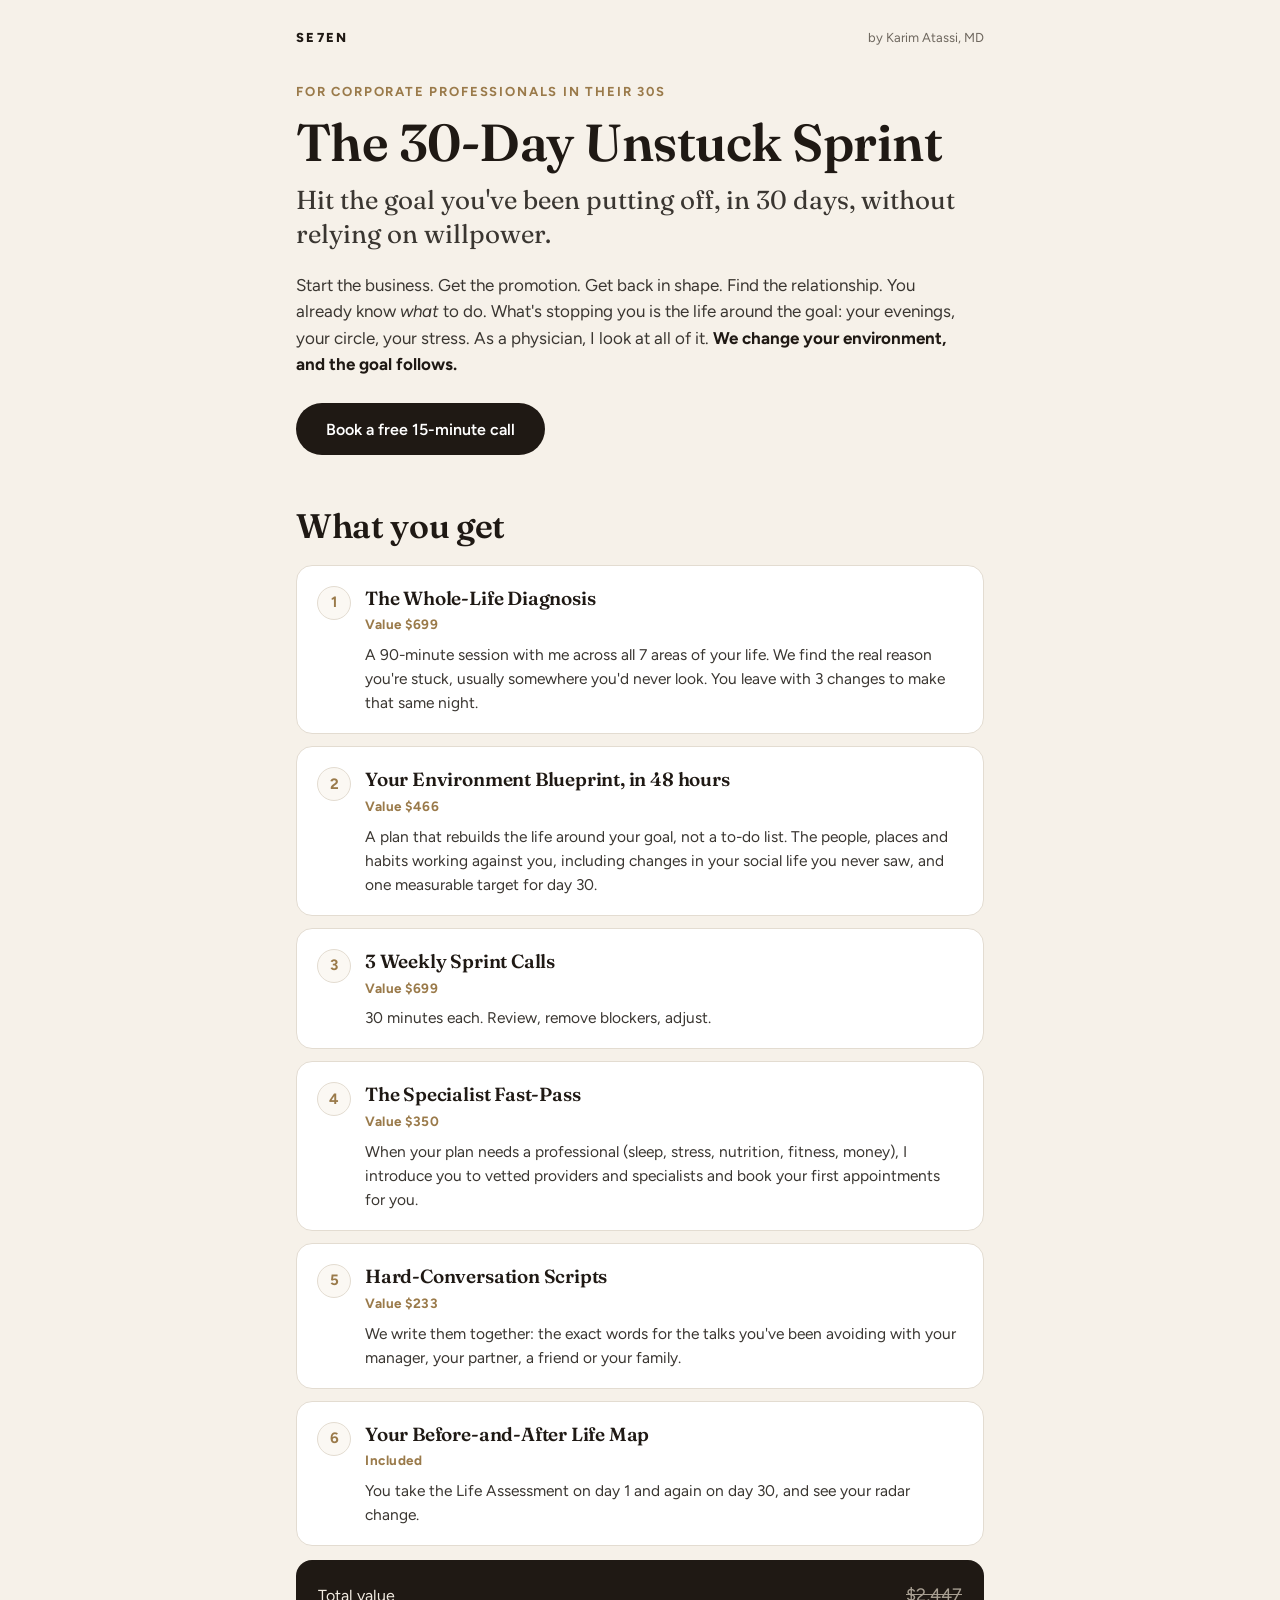
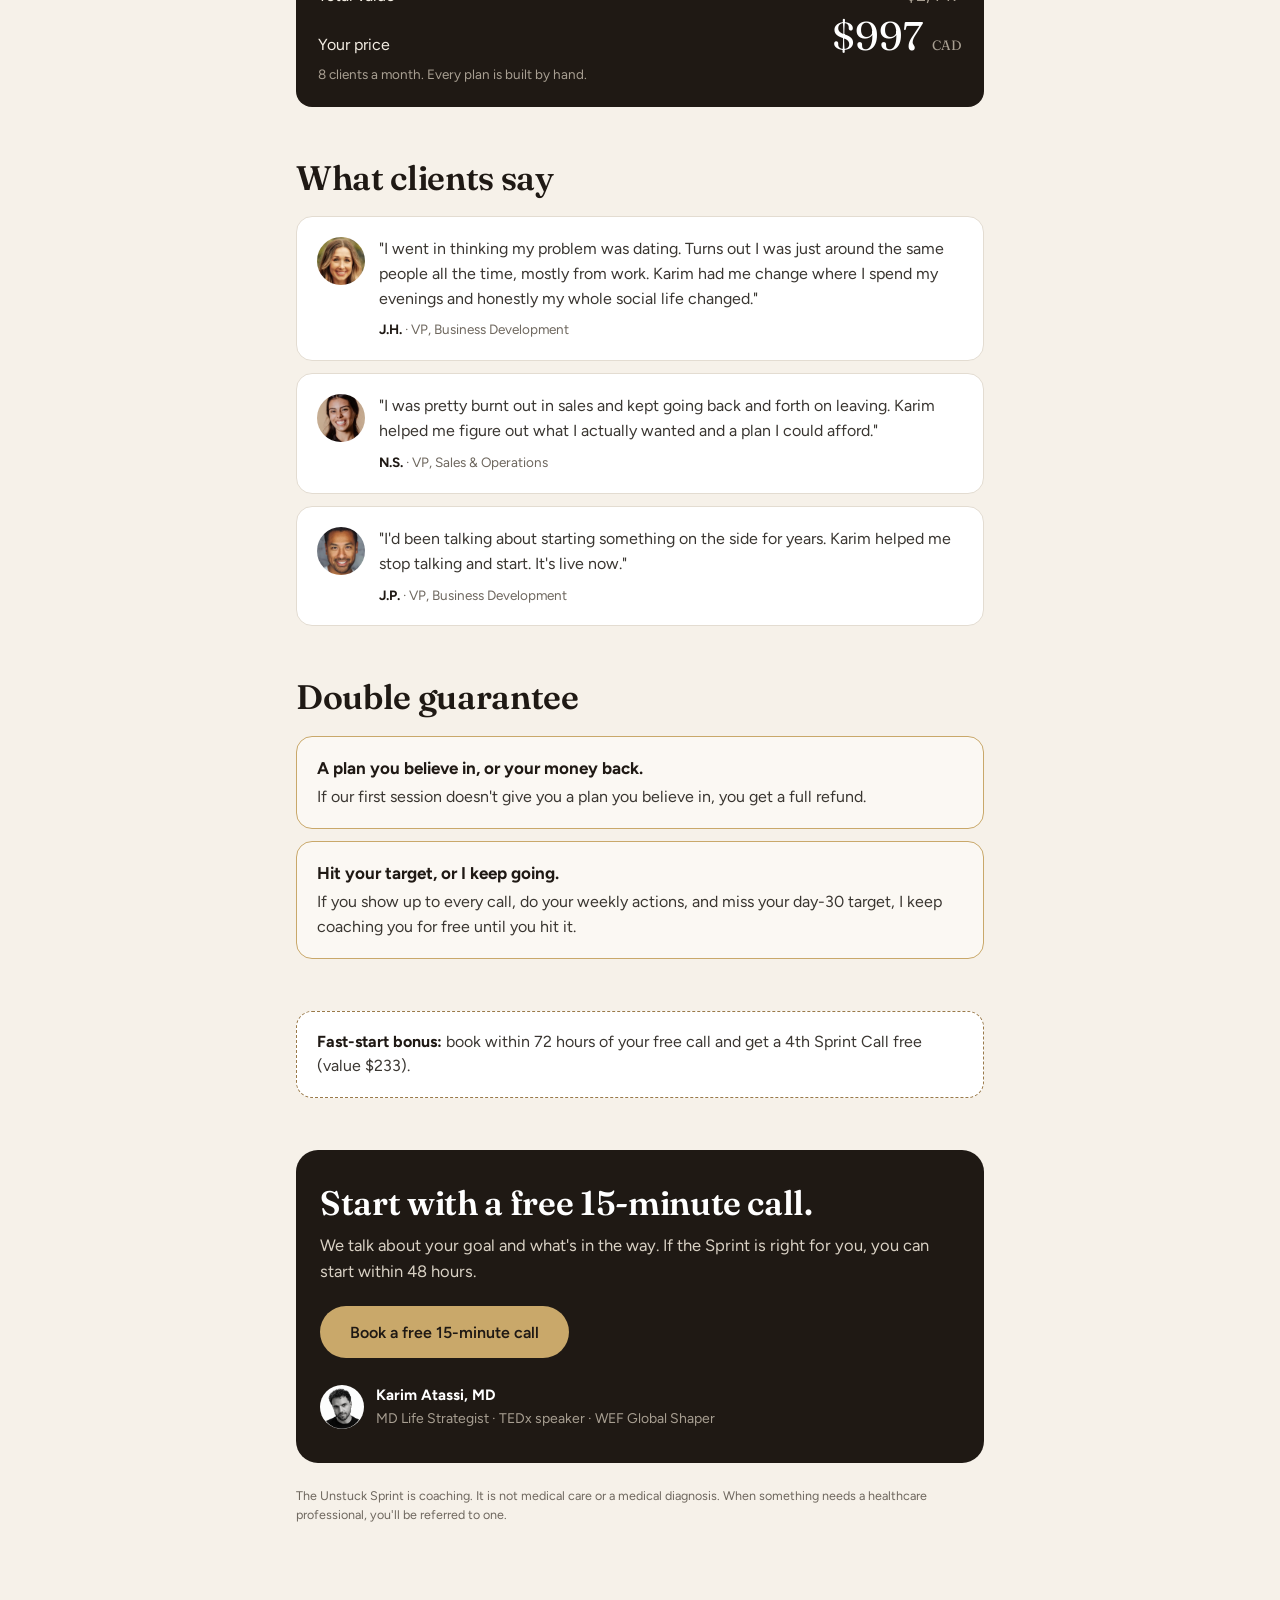
<file: sprint.html>
<!doctype html><meta charset="utf-8"><title>the 30-Day Unstuck Sprint</title>
<meta name="robots" content="noindex"><link rel="canonical" href="https://karimatassi.github.io/book/sprint/">
<meta http-equiv="refresh" content="0; url=sprint/">
<script>location.replace("sprint/"+location.search+location.hash)</script>
<p><a href="sprint/">Continue to the 30-Day Unstuck Sprint</a></p>
</file>
<file: styles.css>
/* SE7EN — flat, crisp, terminal. Obsidian / ivory / titanium. No glow, no gradients, no blue. */
:root {
  --obsidian: #0A0B0D;
  --graphite: #121417;
  --graphite-2: #1A1D21;
  --ivory: #F1F0EA;
  --titanium: #8B9097;
  --silver: #C5CED8;
  --line: #22262B;
  --line-strong: #353A41;

  --f-mono: "JetBrains Mono", ui-monospace, "SF Mono", Menlo, monospace;
  --f-serif: "Instrument Serif", "Iowan Old Style", Georgia, serif;
  --f-body: "Inter", system-ui, -apple-system, "Segoe UI", sans-serif;

  --gutter: 16px;
  --max: 1180px;
  --sect: clamp(80px, 11vw, 136px);
}
@media (min-width: 720px) { :root { --gutter: 32px; } }

*, *::before, *::after { box-sizing: border-box; }
html { scroll-behavior: smooth; scroll-padding-top: 76px; -webkit-text-size-adjust: 100%; }
body { margin: 0; background: var(--obsidian); color: var(--ivory); font: 400 16px/1.6 var(--f-body); -webkit-font-smoothing: antialiased; overflow-x: hidden; }
img, svg, video { display: block; max-width: 100%; }
a { color: inherit; }
::selection { background: var(--ivory); color: var(--obsidian); }
:focus-visible { outline: 2px solid var(--ivory); outline-offset: 3px; }
.skip { position: absolute; left: -999px; top: 8px; background: var(--ivory); color: var(--obsidian); padding: 8px 12px; z-index: 100; }
.skip:focus { left: 8px; }

.wrap { max-width: var(--max); margin: 0 auto; padding: 0 var(--gutter); }
.wrap.narrow { max-width: 840px; }
.mono { font-family: var(--f-mono); font-size: .82rem; letter-spacing: .04em; }
.muted { color: var(--titanium); }
.soft { color: var(--titanium); }
.small { font-size: .86rem; }

h1, h2 { font-family: var(--f-serif); font-weight: 400; letter-spacing: -0.015em; margin: 0; text-wrap: balance; }
h3 { font-family: var(--f-body); font-weight: 600; margin: 0; }
h1 { font-size: clamp(2.7rem, 6.2vw, 4.9rem); line-height: 1; }
h2 { font-size: clamp(2.1rem, 4.6vw, 3.5rem); line-height: 1.05; }
h3 { font-size: 1.05rem; letter-spacing: -0.02em; line-height: 1.35; }
p { margin: 0 0 1em; }
.lede { font-size: clamp(1.05rem, 1.6vw, 1.2rem); color: #D2D4D0; max-width: 58ch; }
.kicker { font-family: var(--f-mono); font-size: .8rem; letter-spacing: .16em; text-transform: uppercase; color: var(--silver); margin: 0 0 22px; display: flex; align-items: center; gap: 10px; }
.kicker::before { content: ""; width: 9px; height: 9px; border: 1.5px solid var(--ivory); border-radius: 50%; flex: none; }
.kicker i { font-style: normal; color: var(--titanium); }
.kicker.hook { text-transform: none; letter-spacing: 0; font: italic 400 1.35rem/1.25 var(--f-serif); color: var(--silver); }
.kicker.hook::before { border-radius: 50%; background: var(--ivory); width: 7px; height: 7px; }

/* Blinking terminal cursor */
.cursor { display: inline-block; width: .55em; height: .88em; margin-left: .1em; vertical-align: -0.05em; background: var(--ivory); animation: caret 1.05s steps(1) infinite; }
@keyframes caret { 50% { opacity: 0; } }

/* The mark: a solid particle with a terminal prompt */
.coin { overflow: visible; }
.coin .body { fill: var(--ivory); }
.coin .prompt { fill: none; stroke: var(--obsidian); stroke-width: 3.6; stroke-linecap: square; stroke-linejoin: miter; stroke-miterlimit: 12; }
.coin .caret { fill: var(--obsidian); }
.wordmark { display: inline-flex; align-items: center; font: 700 1.3rem/1 var(--f-mono); letter-spacing: .16em; color: var(--ivory); }
.wordmark .coin { width: 1.15em; height: 1.15em; margin: 0 .2em 0 .02em; }
.wordmark.small { font-size: 1.05rem; }
.wordmark.large { font-size: clamp(2.4rem, 7vw, 4rem); }

/* Buttons */
.btn { display: inline-flex; align-items: center; justify-content: center; min-height: 52px; padding: 0 26px; border-radius: 999px; border: 1px solid var(--ivory); background: var(--ivory); color: var(--obsidian); font: 600 .95rem/1 var(--f-body); letter-spacing: 0; text-decoration: none; cursor: pointer; transition: background .12s, color .12s, border-color .12s; }
.btn:hover { background: #fff; }
.btn-primary { background: var(--ivory); }
.btn-ghost { background: transparent; color: var(--ivory); border-color: var(--line-strong); }
.btn-ghost:hover { background: var(--graphite-2); border-color: var(--titanium); }
.btn-sm { min-height: 40px; padding: 0 16px; font-size: .84rem; }
.btn-block { width: 100%; }
.link-btn { background: none; border: 0; color: var(--titanium); font: inherit; font-size: .88rem; text-decoration: underline; text-underline-offset: 3px; cursor: pointer; padding: 14px 0 0; width: 100%; }
.link-btn:hover { color: var(--ivory); }
.cta-row { display: flex; flex-wrap: wrap; gap: 12px; margin-top: 32px; }
.cta-row.center { justify-content: center; }

.preview-bar { background: var(--graphite-2); color: var(--silver); font-size: .8rem; text-align: center; padding: 7px var(--gutter); border-bottom: 1px solid var(--line); }
.preview-bar .mono { color: var(--ivory); margin-right: 6px; }

/* Nav */
.nav { position: sticky; top: 0; z-index: 50; background: rgba(10,11,13,.92); backdrop-filter: blur(10px); -webkit-backdrop-filter: blur(10px); border-bottom: 1px solid transparent; }
.nav.scrolled { border-bottom-color: var(--line); }
.nav-inner { display: flex; align-items: center; justify-content: space-between; height: 66px; gap: 20px; }
.brand { display: flex; align-items: baseline; gap: 12px; text-decoration: none; flex-wrap: wrap; row-gap: 2px; }
.nav-links { display: none; gap: 28px; font: 500 .84rem/1 var(--f-mono); }
.nav-links a { text-decoration: none; color: var(--titanium); }
.nav-links a:hover { color: var(--ivory); }
@media (min-width: 940px) { .nav-links { display: flex; } }

/* Static dot grid */
.grid-bg { position: absolute; inset: 0; pointer-events: none;
  background-image: radial-gradient(#2A2E34 1px, transparent 1.2px); background-size: 24px 24px;
  -webkit-mask-image: linear-gradient(180deg, #000 40%, transparent); mask-image: linear-gradient(180deg, #000 40%, transparent); }

/* Hero */
.hero { position: relative; padding: clamp(36px, 6vw, 80px) 0 40px; overflow: hidden; }
.hero-grid { position: relative; display: grid; gap: 40px; align-items: center; }
@media (min-width: 1000px) { .hero-grid { grid-template-columns: 1.05fr .95fr; gap: 56px; } }
.hero h1 { margin-bottom: 22px; }
.hero-trust { display: flex; flex-wrap: wrap; align-items: center; gap: 12px 18px; margin-top: 28px; }
.hero-trust img { width: 44px; height: 44px; border-radius: 50%; object-fit: cover; transform: scale(1.04); filter: grayscale(1); }
.hero-trust p { margin: 0; display: flex; flex-direction: column; font-size: .9rem; line-height: 1.35; }
.hero-trust strong { font-family: var(--f-mono); font-weight: 700; font-size: .92rem; }
.g-badge { flex-direction: row !important; align-items: center; gap: 8px; padding: 7px 12px; border: 1px solid var(--line-strong); border-radius: 6px; color: var(--silver); font: 500 .78rem/1 var(--f-mono) !important; }
.g-badge svg { width: 16px; height: 16px; }

/* Hero scope — 1 vs 7 diagram */
.scope { margin: 0; border: 1px solid var(--line-strong); border-radius: 10px; background: var(--obsidian); overflow: hidden; }
.scope-bar { display: flex; justify-content: space-between; padding: 12px 16px; border-bottom: 1px solid var(--line); color: var(--silver); letter-spacing: .1em; }
.scope-bar #scopeCount { color: var(--ivory); font-weight: 700; }
.scope-svg { width: 100%; height: auto; padding: 8px 8px 0; }
.scope-svg .ring { fill: none; stroke: var(--line-strong); stroke-width: 1; }
.scope-svg .spoke { stroke: var(--line-strong); stroke-width: 1; stroke-dasharray: 3 5; transition: stroke .35s, stroke-dasharray .35s; }
.scope-svg .chord { stroke: var(--ivory); stroke-width: 1; opacity: 0; transition: opacity .35s; }
.scope-svg .node { fill: var(--obsidian); stroke: var(--line-strong); stroke-width: 1.5; transition: fill .35s, stroke .35s; }
.scope-svg .code { font: 600 17px var(--f-body); fill: var(--titanium); text-anchor: middle; dominant-baseline: central; transition: fill .35s; }
.scope-svg .name { font: 600 19px var(--f-mono); fill: var(--titanium); dominant-baseline: central; transition: fill .35s; }
.scope-svg .core { fill: var(--ivory); }
.scope-svg .core-txt { font: italic 400 26px var(--f-serif); fill: var(--obsidian); text-anchor: middle; dominant-baseline: central; }
.scope-svg .on .node { fill: var(--ivory); stroke: var(--ivory); }
.scope-svg .on .code { fill: var(--obsidian); }
.scope-svg .on .name { fill: var(--ivory); }
.scope-svg .on .spoke { stroke: var(--ivory); stroke-dasharray: none; }
.scope-svg.all .chord { opacity: .35; }
.seg { display: grid; grid-template-columns: 1fr 1fr; border-top: 1px solid var(--line); }
.seg button { background: none; border: 0; color: var(--titanium); font: 600 .8rem/1 var(--f-mono); letter-spacing: .08em; text-transform: uppercase; padding: 14px; cursor: pointer; }
.seg button + button { border-left: 1px solid var(--line); }
.seg button[aria-selected="true"] { background: var(--ivory); color: var(--obsidian); }

.cred-strip { list-style: none; padding: 20px 0 0; margin: 40px 0 0; border-top: 1px solid var(--line); display: flex; flex-wrap: wrap; gap: 10px 28px; color: var(--silver); text-transform: uppercase; letter-spacing: .1em; font-size: .78rem; }
.cred-strip li { display: flex; align-items: center; gap: 10px; }
.cred-strip li::before { content: ""; width: 6px; height: 6px; border-radius: 50%; background: var(--ivory); }

/* Sections */
.section { position: relative; padding: var(--sect) 0; border-top: 1px solid var(--line); }
.section.dark { background: var(--graphite); }
.sec-head { margin-bottom: 44px; max-width: 860px; }
.sec-head h2 { margin-bottom: 16px; }
.sec-head.center { text-align: center; margin-left: auto; margin-right: auto; }
.sec-head.center .kicker { justify-content: center; }
.sec-head.center .lede { margin: 0 auto; }

/* Pain */
.pains { list-style: none; padding: 0; margin: 0; display: grid; gap: 1px; background: var(--line); border: 1px solid var(--line); border-radius: 10px; overflow: hidden; }
@media (min-width: 720px) { .pains { grid-template-columns: 1fr 1fr; } }
@media (min-width: 1040px) { .pains { grid-template-columns: repeat(3, 1fr); } }
.pains li { background: var(--obsidian); padding: 24px; font-size: 1.08rem; line-height: 1.45; color: #E4E5E1; display: flex; flex-direction: column; gap: 14px; min-height: 150px; }
.pains .mono { color: var(--titanium); }
.cost { margin: 28px 0 0; max-width: 72ch; color: var(--silver); }
.cost .mono { color: var(--ivory); font-weight: 700; margin-right: 6px; }

/* Mechanism comparison */
.cmp { border: 1px solid var(--line-strong); border-radius: 10px; overflow: hidden; background: var(--obsidian); }
.cmp-row { display: grid; grid-template-columns: 1fr 1fr; border-top: 1px solid var(--line); }
.cmp-row:first-child { border-top: 0; }
.cmp-row > span { padding: 14px 16px; font-size: .95rem; }
.cmp-row > span:first-child { grid-column: 1 / -1; padding-bottom: 0; font: 600 .7rem/1.4 var(--f-mono); letter-spacing: .12em; text-transform: uppercase; color: var(--titanium); }
.cmp-row > span:nth-child(2) { color: var(--titanium); }
.cmp-row > span:nth-child(3) { color: var(--ivory); font-weight: 600; }
.cmp-head > span { font: 700 .78rem/1.3 var(--f-mono) !important; letter-spacing: .08em; text-transform: uppercase; color: var(--titanium) !important; }
.cmp-head > span:nth-child(3) { color: var(--obsidian) !important; background: var(--ivory); }
.cmp-head > span:first-child { display: none; }
@media (min-width: 760px) {
  .cmp-row { grid-template-columns: .8fr 1fr 1fr; }
  .cmp-row > span:first-child { grid-column: auto; padding-bottom: 14px; }
  .cmp-head > span:first-child { display: block; }
}
.dims { list-style: none; padding: 0; margin: 0 0 32px; display: grid; gap: 1px; background: var(--line); border: 1px solid var(--line); border-radius: 10px; overflow: hidden; }
@media (min-width: 640px) { .dims { grid-template-columns: 1fr 1fr; } }
@media (min-width: 1040px) { .dims { grid-template-columns: repeat(4, 1fr); } }
.dims li { background: var(--obsidian); padding: 20px; display: grid; grid-template-columns: 34px 1fr; gap: 14px; align-items: start; }
.dims b { width: 34px; height: 34px; border-radius: 50%; display: grid; place-items: center; font: 700 .9rem/1 var(--f-mono); color: var(--obsidian); background: var(--ivory); }
.dims h3 { font-size: 1rem; margin-bottom: 4px; }
.dims p { margin: 0; color: var(--silver); font-size: .92rem; line-height: 1.45; }

/* Offer stack */
.stack-wrap { display: grid; gap: 28px; align-items: start; }
@media (min-width: 980px) { .stack-wrap { grid-template-columns: 1.25fr .75fr; gap: 40px; } }
.stack { list-style: none; padding: 0; margin: 0; display: grid; gap: 8px; }
.stack li { display: grid; grid-template-columns: 44px 1fr; gap: 16px; align-items: start; padding: 20px; border: 1px solid var(--line); border-radius: 8px; background: var(--graphite); }
.stack .ico { width: 44px; height: 44px; border-radius: 50%; display: grid; place-items: center; font: 700 .8rem/1 var(--f-mono); color: var(--obsidian); background: var(--ivory); }
.stack h3 { margin-bottom: 4px; }
.stack p { margin: 0; color: var(--silver); font-size: .98rem; }
.stack .bonus { border-style: dashed; background: transparent; }
.stack .bonus .ico { background: transparent; color: var(--ivory); border: 1px solid var(--line-strong); font-size: 1.1rem; }
.price-card { border-radius: 10px; padding: 28px; background: var(--graphite); border: 1px solid var(--ivory); }
@media (min-width: 980px) { .price-card { position: sticky; top: 90px; } }
.big-price { font: 700 3.4rem/1 var(--f-mono); letter-spacing: -0.06em; margin: 8px 0 6px; }
.big-price small { font-size: .95rem; color: var(--titanium); letter-spacing: 0; }
.spots { color: var(--ivory); font: 600 .85rem/1.4 var(--f-mono); }
.price-card .btn { margin-top: 18px; }
.guarantee { display: grid; grid-template-columns: 26px 1fr; gap: 12px; margin-top: 22px; padding-top: 20px; border-top: 1px solid var(--line); }
.guarantee svg { width: 26px; height: 26px; }
.guarantee strong { font: 700 .92rem/1.3 var(--f-mono); }
.guarantee p { margin: 4px 0 0; font-size: .86rem; color: var(--titanium); }

/* Steps */
.steps { list-style: none; padding: 0; margin: 0; display: grid; gap: 1px; background: var(--line); border: 1px solid var(--line); border-radius: 10px; overflow: hidden; }
@media (min-width: 760px) { .steps { grid-template-columns: repeat(3, 1fr); } }
.steps li { background: var(--obsidian); padding: 28px; }
.steps svg { width: 48px; height: 48px; color: var(--ivory); margin-bottom: 22px; }
.step-n { color: var(--titanium); }
.steps h3 { margin: 6px 0 6px; font-size: 1.25rem; }
.steps p { color: var(--silver); margin: 0; }

/* Founder */
.founder { position: relative; padding: var(--sect) 0; overflow: hidden; isolation: isolate; border-top: 1px solid var(--line); }
.founder-bg { position: absolute; inset: 0; width: 100%; height: 100%; object-fit: cover; z-index: -2; filter: grayscale(1) brightness(.75); }
.founder-shade { position: absolute; inset: 0; z-index: -1; background: linear-gradient(90deg, rgba(10,11,13,.95) 0%, rgba(10,11,13,.75) 55%, rgba(10,11,13,.45) 100%); }
.founder-grid { display: grid; gap: 40px; align-items: center; }
@media (min-width: 980px) { .founder-grid { grid-template-columns: 1fr 1fr; } }
.founder h2 { margin-bottom: 18px; }
.founder blockquote { margin: 28px 0 0; padding-left: 18px; border-left: 2px solid var(--ivory); font: italic 400 clamp(1.5rem, 3vw, 2rem)/1.2 var(--f-serif); }
.founder-media { display: grid; gap: 10px; }
.founder-media img { width: 100%; aspect-ratio: 2 / 1; object-fit: cover; border-radius: 8px; border: 1px solid var(--line-strong); filter: grayscale(1); }
.founder-media img + img { object-position: 50% 25%; }

/* FAQ */
.faq { border-top: 1px solid var(--line); }
.faq details { border-bottom: 1px solid var(--line); }
.faq summary { list-style: none; cursor: pointer; padding: 20px 40px 20px 0; position: relative; font: 500 1.08rem/1.4 var(--f-body); }
.faq summary::-webkit-details-marker { display: none; }
.faq summary::after { content: "+"; position: absolute; right: 6px; top: 18px; font: 500 1.3rem/1 var(--f-mono); color: var(--titanium); }
.faq details[open] summary::after { content: "−"; }
.faq details p { color: var(--silver); margin: 0 0 20px; max-width: 66ch; }

/* Final */
.final { position: relative; padding: var(--sect) 0; text-align: center; overflow: hidden; border-top: 1px solid var(--line); }
.final-inner { position: relative; }
.final .wordmark { margin-bottom: 28px; }
.final h2 { margin: 0 auto; }
.final .small { margin: 16px auto 0; max-width: 60ch; }

/* Footer */
.footer { border-top: 1px solid var(--line); padding: 44px 0 116px; font-size: .84rem; }
@media (min-width: 940px) { .footer { padding-bottom: 44px; } }
.footer-grid { display: grid; gap: 24px; }
@media (min-width: 820px) { .footer-grid { grid-template-columns: 1fr 3fr; } }
.footer-notes p { color: var(--titanium); margin-bottom: .6em; }
.footer-notes strong { color: var(--ivory); }

/* Sticky mobile CTA */
.sticky-cta { position: fixed; left: 12px; right: 12px; bottom: calc(12px + env(safe-area-inset-bottom)); z-index: 40; display: flex; align-items: center; justify-content: space-between; gap: 12px; padding: 8px 8px 8px 18px; border-radius: 8px; border: 1px solid var(--line-strong); background: var(--graphite); font: 500 .9rem/1 var(--f-mono); transform: translateY(150%); transition: transform .25s; }
.sticky-cta.show { transform: none; }
@media (min-width: 940px) { .sticky-cta { display: none; } }

/* Dialogs */
.dlg { width: min(520px, calc(100vw - 24px)); max-height: calc(100dvh - 24px); overflow: auto; border: 1px solid var(--line-strong); border-radius: 10px; padding: 28px; background: var(--graphite); color: var(--ivory); }
.dlg-wide { width: min(640px, calc(100vw - 24px)); }
.dlg::backdrop { background: rgba(4,5,6,.8); }
.dlg-close-row { display: flex; justify-content: flex-end; margin: -12px -12px 0 0; }
.x { background: none; border: 1px solid var(--line-strong); color: var(--titanium); width: 44px; height: 44px; border-radius: 6px; font-size: 1.3rem; line-height: 1; cursor: pointer; }
.x:hover { color: var(--ivory); border-color: var(--titanium); }
.dlg-title { font-size: 1.6rem; margin-bottom: 16px; }
.order { width: 100%; border-collapse: collapse; margin: 8px 0 16px; font-size: .94rem; }
.order td { padding: 12px 0; border-bottom: 1px solid var(--line); }
.order td:last-child { text-align: right; white-space: nowrap; padding-left: 12px; }
.notice { border: 1px dashed var(--line-strong); border-radius: 8px; padding: 16px; margin-top: 16px; }
.notice p { color: var(--titanium); margin: 6px 0 0; font-size: .92rem; }

/* Life Check-In */
.q-progress { height: 2px; background: var(--line); margin: 4px 0 24px; overflow: hidden; }
.q-progress span { display: block; height: 100%; background: var(--ivory); transition: width .25s; }
.q-step { color: var(--titanium); margin-bottom: 8px; }
.q-title { font-size: clamp(1.25rem, 3.4vw, 1.55rem); margin-bottom: 8px; }
.q-hint { color: var(--titanium); font-size: .9rem; margin-bottom: 20px; }
.opts { display: grid; gap: 8px; }
@media (min-width: 520px) { .opts.two { grid-template-columns: 1fr 1fr; } }
.opt { display: flex; align-items: center; gap: 12px; text-align: left; width: 100%; min-height: 50px; padding: 12px 14px; border-radius: 6px; border: 1px solid var(--line-strong); background: var(--obsidian); color: var(--ivory); font: 500 .95rem/1.3 var(--f-body); cursor: pointer; }
.opt:hover { border-color: var(--titanium); }
.opt[aria-pressed="true"] { border-color: var(--ivory); background: var(--graphite-2); }
.opt .k { font: 600 .72rem/1 var(--f-mono); color: var(--titanium); width: 22px; height: 22px; border: 1px solid var(--line-strong); border-radius: 4px; display: grid; place-items: center; flex: none; }
.opt[aria-pressed="true"] .k { background: var(--ivory); color: var(--obsidian); border-color: var(--ivory); }
.q-nav { display: flex; justify-content: space-between; align-items: center; gap: 12px; margin-top: 24px; }
.q-nav .btn[disabled] { opacity: .35; cursor: not-allowed; }
.q-privacy { font-size: .78rem; color: var(--titanium); margin-top: 16px; }
.result-map { display: grid; grid-template-columns: repeat(7, 1fr); gap: 6px; margin: 20px 0; }
.result-map div { text-align: center; padding: 10px 0; border-radius: 6px; border: 1px solid var(--line); font: 600 .8rem/1 var(--f-mono); color: var(--titanium); }
.result-map div small { display: block; font-size: .66rem; margin-top: 5px; font-weight: 400; }
.result-map .on { border-color: var(--silver); color: var(--ivory); }
.result-map .low { border-style: dashed; border-color: var(--ivory); color: var(--ivory); }
.result-map .high { background: var(--ivory); color: var(--obsidian); border-color: var(--ivory); }
.result-legend { display: flex; flex-wrap: wrap; gap: 6px 16px; font-size: .74rem; color: var(--titanium); margin-bottom: 16px; }
.result-block { border-top: 1px solid var(--line); padding: 16px 0; }
.result-block h3 { font-size: .95rem; margin-bottom: 6px; }
.result-block p { margin: 0; color: #D8D9D4; }
.email-form { display: grid; gap: 10px; margin-top: 8px; }
.email-form input[type=email] { min-height: 46px; border-radius: 6px; border: 1px solid var(--line-strong); background: var(--obsidian); color: var(--ivory); padding: 0 14px; font: inherit; }
.email-form label { display: flex; gap: 10px; align-items: flex-start; font-size: .82rem; color: var(--titanium); }

@media (prefers-reduced-motion: reduce) {
  html { scroll-behavior: auto; }
  *, *::before, *::after { animation: none !important; transition-duration: .001ms !important; }
}
.notice .contact-line { color: var(--ivory); }
.notice .contact-line a { color: var(--ivory); }

/* Byline + Karim's profiles */
.byline { font: 500 .78rem/1.2 var(--f-mono); color: var(--titanium); letter-spacing: .02em; margin: 0; white-space: nowrap; }
.byline span { color: var(--silver); }
.byline.large { font-size: clamp(.9rem, 2vw, 1.05rem); margin: -14px 0 28px; }
@media (max-width: 420px) { .nav .brand { flex-direction: column; align-items: flex-start; gap: 3px; } .nav .byline { font-size: .7rem; } }
.footer-brand { display: grid; gap: 10px; align-content: start; }
.socials { list-style: none; padding: 0; margin: 24px 0 0; display: flex; flex-wrap: wrap; gap: 8px; }
.footer-brand .socials { margin-top: 6px; }
.socials a { width: 44px; height: 44px; display: grid; place-items: center; border: 1px solid var(--line-strong); border-radius: 6px; color: var(--ivory); background: rgba(10,11,13,.6); }
.socials a:hover { background: var(--ivory); color: var(--obsidian); border-color: var(--ivory); }
.socials svg { width: 20px; height: 20px; }

/* Inline SE>EN brand in running text */
.se { display: inline-flex; align-items: center; white-space: nowrap; letter-spacing: .06em; }
.se .coin { width: .9em; height: .9em; margin: 0 .08em; flex: none; }

/* Hero: come in with / leave with */
.io { display: grid; grid-template-columns: auto 1fr; gap: 10px 16px; align-items: start; margin-top: 26px; max-width: 620px; }
.io-label { margin: 0; padding-top: 7px; color: var(--titanium); text-transform: uppercase; letter-spacing: .1em; font-size: .72rem; white-space: nowrap; }
.problems, .outcomes { list-style: none; padding: 0; margin: 0; display: flex; flex-wrap: wrap; gap: 6px; }
.problems li { display: flex; align-items: center; gap: 7px; padding: 5px 10px 5px 5px; border: 1px solid var(--line-strong); border-radius: 6px; font: 500 .82rem/1.2 var(--f-mono); color: var(--silver); }
.problems b { width: 20px; height: 20px; border-radius: 50%; display: grid; place-items: center; background: var(--graphite-2); color: var(--ivory); font: 700 .66rem/1 var(--f-mono); border: 1px solid var(--line-strong); }
.outcomes li { padding: 6px 10px; border-radius: 6px; background: var(--ivory); color: var(--obsidian); font: 700 .82rem/1.2 var(--f-mono); }
.outcomes li::before { content: "\2713  "; }
@media (max-width: 520px) { .io { grid-template-columns: 1fr; gap: 8px; } .io-label { padding-top: 6px; } }
.scope-cap { margin: 0; padding: 12px 16px; border-top: 1px solid var(--line); color: var(--silver); text-align: center; display: flex; justify-content: center; align-items: center; gap: .35em; flex-wrap: wrap; }
.scope-bar #scopeTitle { display: inline-flex; align-items: center; gap: .3em; }

/* At a glance: what you get / what we save you from */
.glance { display: grid; gap: 16px; }
@media (min-width: 900px) { .glance { grid-template-columns: 1.4fr 1fr; } }
.glance-col { border: 1px solid var(--line-strong); border-radius: 10px; padding: 24px; background: var(--obsidian); }
.glance-col.save { background: var(--graphite); }
.glance-tag { margin: 0 0 18px; text-transform: uppercase; letter-spacing: .12em; color: var(--ivory); font-weight: 700; }
.get-list { list-style: none; padding: 0; margin: 0; display: grid; gap: 18px; }
@media (min-width: 640px) { .get-list { grid-template-columns: 1fr 1fr; } }
.get-list li { display: grid; grid-template-columns: 40px 1fr; gap: 14px; align-items: start; }
.get-list svg { width: 40px; height: 40px; padding: 7px; border-radius: 8px; background: var(--ivory); color: var(--obsidian); }
.get-list h3 { font-size: 1rem; margin-bottom: 4px; }
.get-list p { margin: 0; color: var(--silver); font-size: .92rem; line-height: 1.45; }
.save-list { list-style: none; padding: 0; margin: 0; display: grid; gap: 12px; }
.save-list li { display: grid; grid-template-columns: 28px 1fr; gap: 12px; align-items: center; font: 500 .98rem/1.35 var(--f-mono); color: var(--silver); text-decoration: line-through; text-decoration-color: var(--titanium); text-decoration-thickness: 1px; }
.save-list li::before { content: "\2715"; width: 28px; height: 28px; display: grid; place-items: center; border: 1px solid var(--line-strong); border-radius: 50%; color: var(--ivory); font-size: .8rem; text-decoration: none; }

/* Offer ladder */
.tiers-head { margin: clamp(64px, 9vw, 104px) 0 32px; text-align: center; }
.tiers-head .kicker { justify-content: center; }
.tiers { display: grid; gap: 14px; align-items: stretch; }
@media (min-width: 900px) { .tiers { grid-template-columns: 1fr 1.08fr 1fr; align-items: center; } }
.tier { position: relative; display: flex; flex-direction: column; gap: 6px; border: 1px solid var(--line-strong); border-radius: 10px; padding: 26px; background: var(--graphite); }
.tier.featured { border-color: var(--ivory); background: var(--graphite-2); padding-top: 34px; padding-bottom: 32px; }
.tier-badge { position: absolute; top: -12px; left: 26px; margin: 0; padding: 4px 10px; background: var(--ivory); color: var(--obsidian); border-radius: 4px; font-weight: 700; text-transform: uppercase; letter-spacing: .1em; font-size: .7rem; }
.tier-name { margin: 0; color: var(--ivory); font-weight: 700; letter-spacing: .14em; font-size: .9rem; }
.tier-for { margin: 0; color: var(--titanium); font-size: .92rem; }
.tier-price { margin: 10px 0 6px; font: 700 2.3rem/1 var(--f-mono); letter-spacing: -0.05em; }
.tier-price small { font-size: .85rem; color: var(--titanium); letter-spacing: 0; font-weight: 500; }
.tier ul { list-style: none; padding: 0; margin: 8px 0 20px; display: grid; gap: 9px; flex: 1; }
.tier li { display: grid; grid-template-columns: 18px 1fr; gap: 8px; font-size: .93rem; color: var(--silver); }
.tier li::before { content: "\2713"; color: var(--ivory); font-weight: 700; }
.tiers-note { text-align: center; margin: 18px auto 0; max-width: 60ch; }
.tier-price [data-tier-price="platinum"] { font-size: 1.5rem; letter-spacing: -0.03em; }

/* ---- Warmer, elemental layer: circles over terminals ---- */
.grid-bg { background-image: repeating-radial-gradient(circle at 74% 46%, transparent 0 58px, rgba(197,206,216,.07) 58px 59px); -webkit-mask-image: radial-gradient(60% 70% at 74% 46%, #000 20%, transparent 75%); mask-image: radial-gradient(60% 70% at 74% 46%, #000 20%, transparent 75%); }
.hero h1 .soft, h2 .soft { font-style: italic; }
.scope-svg .on .code { fill: var(--obsidian); }
.scope-bar { letter-spacing: .02em; font-family: var(--f-body); font-size: .9rem; }
.problems li { font-family: var(--f-body); font-size: .86rem; border-radius: 999px; padding: 6px 12px 6px 8px; }
.problems i { width: 9px; height: 9px; border-radius: 50%; border: 1.5px solid var(--silver); }
.outcomes li { font-family: var(--f-body); border-radius: 999px; padding: 7px 14px; font-weight: 600; }
.io-label { font-family: var(--f-body); letter-spacing: .08em; }
.pains li { font: italic 400 1.45rem/1.25 var(--f-serif); color: var(--ivory); }
.pains .mono { font-style: normal; }
.dims h3 { font-size: 1.15rem; }
.dims .formal { font: 500 .7rem/1 var(--f-mono); color: var(--titanium); text-transform: uppercase; letter-spacing: .08em; margin-left: 6px; }
.dims b { font-family: var(--f-body); }
.stack .ico, .tier-badge { font-family: var(--f-body); }
.step-n { text-transform: uppercase; letter-spacing: .1em; }
.steps h3 { font: 400 1.7rem/1.1 var(--f-serif); }
.lm { display: grid; gap: 24px; align-items: center; margin-top: 40px; padding: 32px; border: 1px solid var(--line-strong); border-radius: 14px; background: var(--obsidian); }
@media (min-width: 760px) { .lm { grid-template-columns: 120px 1fr; gap: 36px; } }
.lm-mark { width: 120px; height: 120px; }
.lm-mark circle { fill: none; stroke: var(--line-strong); stroke-width: 1.5; }
.lm-mark .dot { fill: var(--ivory); stroke: none; }
.lm-title { font: 400 clamp(1.6rem, 3vw, 2.2rem)/1.1 var(--f-serif); margin-bottom: 12px; }
.lm p:last-child { color: var(--silver); margin: 0; max-width: 68ch; }
.x, .opt, .dims li, .tier, .stack li { border-radius: 14px; }
.sticky-cta { border-radius: 999px; }
.price-card, .glance-col, .scope, .cmp, .pains, .steps, .dims { border-radius: 14px; }

@media (min-width: 640px) { .steps.four { grid-template-columns: 1fr 1fr; } }
@media (min-width: 1040px) { .steps.four { grid-template-columns: repeat(4, 1fr); } }
.scope-svg .code { font-size: 15px; }

/* Inside the assessment */
.inside { display: grid; gap: 16px; }
@media (min-width: 900px) { .inside { grid-template-columns: 1.3fr 1fr; } }
.inside-col { border: 1px solid var(--line-strong); border-radius: 14px; padding: 26px; background: var(--graphite); }
.built { list-style: none; padding: 0; margin: 0; display: grid; gap: 18px; }
.built li { display: grid; grid-template-columns: 34px 1fr; gap: 14px; }
.built b { width: 34px; height: 34px; border-radius: 50%; display: grid; place-items: center; background: var(--ivory); color: var(--obsidian); font: 700 .9rem/1 var(--f-body); }
.built h3 { font-size: 1.02rem; margin-bottom: 3px; }
.built p { margin: 0; color: var(--silver); font-size: .92rem; }
.uncovers { list-style: none; counter-reset: u; padding: 0; margin: 0; display: grid; gap: 0; }
.uncovers li { counter-increment: u; display: grid; grid-template-columns: 34px 1fr; gap: 12px; padding: 12px 0; border-top: 1px solid var(--line); font: italic 400 1.25rem/1.25 var(--f-serif); color: var(--ivory); }
.uncovers li:first-child { border-top: 0; padding-top: 0; }
.uncovers li::before { content: counter(u, decimal-leading-zero); font: 500 .75rem/1.9 var(--f-mono); color: var(--titanium); font-style: normal; }

/* Board of health directors */
.board { display: grid; gap: 32px; align-items: center; }
@media (min-width: 980px) { .board { grid-template-columns: 1fr 1fr; gap: 56px; } }
.board-goals { list-style: none; padding: 0; margin: 22px 0 18px; display: flex; flex-wrap: wrap; gap: 8px; }
.board-goals li { padding: 7px 14px; border-radius: 999px; border: 1px solid var(--line-strong); color: var(--silver); font-size: .9rem; }
.board-fig { margin: 0; max-width: 520px; width: 100%; justify-self: center; }
.board-fig svg { width: 100%; height: auto; overflow: visible; }
.b-ring { fill: none; stroke: var(--line-strong); }
.b-ring.faint { stroke: var(--line); stroke-dasharray: 2 6; }
.b-spoke { stroke: var(--titanium); stroke-width: 1; }
.b-node { fill: var(--obsidian); stroke: var(--silver); stroke-width: 1.3; }
.b-role { font: 600 14px var(--f-body); fill: var(--ivory); text-anchor: middle; dominant-baseline: central; }
.b-core { fill: var(--ivory); }
.b-you { font: italic 400 30px var(--f-serif); fill: var(--obsidian); text-anchor: middle; dominant-baseline: central; }
.b-goal { font: 600 11px var(--f-body); fill: var(--obsidian); text-anchor: middle; dominant-baseline: central; letter-spacing: .08em; text-transform: uppercase; }
.tier-note { margin: 10px 0 0; font-size: .78rem; color: var(--titanium); text-align: center; }

/* Founder reel + press */
.founder-media .reel { position: relative; margin: 0; border-radius: 14px; overflow: hidden; border: 1px solid var(--line-strong); background: #000; }
.founder-media .reel video { display: block; width: 100%; aspect-ratio: 16 / 9; object-fit: cover; }
.founder-media .reel figcaption { position: absolute; left: 12px; bottom: 12px; display: flex; align-items: center; gap: 8px; padding: 6px 12px; border-radius: 999px; background: rgba(10,11,13,.78); color: var(--ivory); font: 500 .8rem/1.2 var(--f-body); backdrop-filter: blur(6px); -webkit-backdrop-filter: blur(6px); }
.reel-dot { width: 7px; height: 7px; border-radius: 50%; background: #E5484D; flex: none; }
.founder-media img { border-radius: 14px; }
.press { margin-top: 32px; }
.press-label { margin: 0 0 10px; color: var(--titanium); text-transform: uppercase; letter-spacing: .12em; font-size: .72rem; }
.press ul { list-style: none; padding: 0; margin: 0; display: flex; flex-wrap: wrap; gap: 8px 22px; }
.press li { font: 400 1.35rem/1.2 var(--f-serif); color: var(--silver); }

/* ================= Slim, video-led layout ================= */
/* Pixel wordmark (calculator / LCD grid) */
.wordmark[data-wordmark] { display: inline-flex; line-height: 0; }
.pxmark { height: 22px; width: auto; display: block; }
.wordmark.small .pxmark { height: 18px; }
.wordmark.large .pxmark { height: clamp(40px, 7vw, 64px); }
.px-on { fill: var(--ivory); }
.px-off { fill: rgba(241,240,234,.09); }
.px-coin { fill: var(--ivory); }
.px-gt { fill: var(--obsidian); }
.brand { align-items: center; }

/* Video hero */
.vhero { position: relative; min-height: min(88vh, 860px); display: flex; align-items: flex-end; overflow: hidden; isolation: isolate; }
.vhero-bg { position: absolute; inset: 0; width: 100%; height: 100%; object-fit: cover; object-position: 65% 40%; z-index: -2; filter: grayscale(1) contrast(1.05) brightness(.85); }
.vhero-shade { position: absolute; inset: 0; z-index: -1; background: linear-gradient(90deg, rgba(10,11,13,.92) 0%, rgba(10,11,13,.7) 45%, rgba(10,11,13,.2) 100%), linear-gradient(0deg, rgba(10,11,13,1) 0%, rgba(10,11,13,0) 40%); }
.vhero-inner { padding-top: 120px; padding-bottom: clamp(56px, 9vw, 110px); width: 100%; }
.vhero h1 { font-size: clamp(3rem, 8vw, 6.4rem); line-height: .98; max-width: 11ch; margin-bottom: 22px; }
.vhero .lede { max-width: 46ch; color: #E2E3DF; }
@media (max-width: 640px) { .vhero { min-height: 92vh; } .vhero-bg { object-position: 72% 40%; } .vhero-shade { background: linear-gradient(0deg, rgba(10,11,13,1) 10%, rgba(10,11,13,.75) 55%, rgba(10,11,13,.35) 100%); } }

/* Offer flow */
.big-q { font-size: clamp(2.2rem, 5vw, 3.8rem); max-width: 18ch; margin-bottom: 48px; }
.flow { list-style: none; padding: 0; margin: 0; display: grid; gap: 14px; grid-template-columns: 1fr 1fr; }
@media (min-width: 900px) { .flow { grid-template-columns: repeat(4, 1fr); } }
.flow li { position: relative; padding: 28px 22px 24px; border: 1px solid var(--line-strong); border-radius: 18px; background: var(--graphite); }
.flow svg { width: 52px; height: 52px; color: var(--ivory); margin-bottom: 22px; }
.flow-n { position: absolute; top: 18px; right: 20px; font: italic 400 1.6rem/1 var(--f-serif); color: var(--titanium); }
.flow h3 { font: 400 1.6rem/1.1 var(--f-serif); margin-bottom: 6px; }
.flow p { margin: 0; color: var(--silver); font-size: .95rem; }
.offer-bar { margin-top: 18px; display: flex; flex-wrap: wrap; align-items: center; justify-content: space-between; gap: 16px; padding: 18px 22px; border-radius: 18px; border: 1px solid var(--ivory); }
.offer-bar p { margin: 0; display: flex; align-items: baseline; gap: 12px; flex-wrap: wrap; }
.ob-price { font: 400 2.6rem/1 var(--f-serif); }

/* The 7 */
.seven { display: grid; gap: 40px; align-items: center; }
@media (min-width: 980px) { .seven { grid-template-columns: .9fr 1.1fr; gap: 64px; } }

/* Founder */
.founder2 { display: grid; gap: 32px; align-items: center; }
@media (min-width: 980px) { .founder2 { grid-template-columns: 1.4fr .6fr; gap: 56px; } }
.reel.big { position: relative; margin: 0; border-radius: 18px; overflow: hidden; border: 1px solid var(--line-strong); background: #000; }
.reel.big video { display: block; width: 100%; aspect-ratio: 16 / 9; object-fit: cover; }
.reel.big figcaption { position: absolute; left: 14px; bottom: 14px; display: flex; align-items: center; gap: 8px; padding: 7px 14px; border-radius: 999px; background: rgba(10,11,13,.78); color: var(--ivory); font: 500 .85rem/1.2 var(--f-body); backdrop-filter: blur(6px); -webkit-backdrop-filter: blur(6px); }
.founder2-copy h2 { margin-bottom: 10px; }
.founder2-copy .socials { margin-top: 22px; }
.center-h { text-align: center; margin: 0 auto 40px; }
.slim .section { padding: clamp(72px, 10vw, 120px) 0; }
.slim .tier ul { flex: 1; }
.slim .faq { margin-top: 8px; }

/* Credibility row + guarantee */
.proof-row { list-style: none; padding: 0; margin: 26px 0 0; display: flex; flex-wrap: wrap; gap: 8px; }
.proof-row li { display: inline-flex; align-items: center; gap: 7px; padding: 7px 13px; border-radius: 999px; border: 1px solid rgba(241,240,234,.28); background: rgba(10,11,13,.45); color: var(--ivory); font: 500 .84rem/1 var(--f-body); backdrop-filter: blur(6px); -webkit-backdrop-filter: blur(6px); }
.proof-row li:first-child { background: var(--ivory); color: var(--obsidian); border-color: var(--ivory); font-weight: 600; }
.proof-row svg, .ob-g svg { width: 16px; height: 16px; }
.ob-g { display: inline-flex !important; align-items: center; gap: 8px; font-weight: 600; }
.offer-bar { gap: 14px 28px; }
.offer-bar .btn { margin-left: auto; }

/* Care graph */
.care-graph { margin: 0; padding: 24px; border: 1px solid var(--line-strong); border-radius: 18px; background: var(--graphite); }
.care-graph svg { width: 100%; height: auto; display: block; overflow: visible; }
.cg-above { fill: rgba(241,240,234,.04); }
.cg-base { stroke: var(--titanium); stroke-width: 1.5; stroke-dasharray: 6 6; }
.cg-axis { stroke: var(--line-strong); stroke-width: 1.5; }
.cg-y { font: 500 15px var(--f-body); fill: var(--titanium); }
.cg-y.strong { fill: var(--silver); font-weight: 600; }
.cg-other { color: var(--titanium); stroke: var(--titanium); stroke-width: 3; }
.cg-us { color: var(--ivory); stroke: var(--ivory); stroke-width: 5; }
.cg-dot { fill: var(--ivory); }
.cg-lab { font: 600 16px var(--f-body); fill: var(--titanium); }
.cg-lab.us { fill: var(--ivory); font-size: 19px; }
.cg-note { font: italic 400 28px var(--f-serif); fill: var(--ivory); }
@media (max-width: 640px) { .care-graph { padding: 14px; } }
@media (max-width: 640px) { .cg-y { font-size: 26px; } .cg-lab { font-size: 24px; } .cg-lab.us { font-size: 28px; } .cg-note { font-size: 36px; } .cg-other { stroke-width: 5; } .cg-us { stroke-width: 7; } }

/* ===== Premium wordmark (WHOOP-like: heavy, expanded, the > coin as the 7) ===== */
.wm { display: inline-flex; align-items: center; font: 800 1.25rem/1 "Archivo", var(--f-body); font-stretch: 125%; letter-spacing: .02em; color: var(--ivory); }
.wm .coin { width: 1.02em; height: 1.02em; margin: 0 .1em; }
.wordmark.small .wm { font-size: 1.05rem; }
.wordmark.large .wm { font-size: clamp(2.6rem, 7vw, 4.2rem); }
.coin .prompt { stroke-width: 4.6; }

/* ===== 7-dimension wheel ===== */
.wheel-wrap { display: grid; gap: 32px; align-items: center; }
@media (min-width: 980px) { .wheel-wrap { grid-template-columns: 1fr 1fr; gap: 56px; } }
.wheel { margin: 0; max-width: 520px; width: 100%; justify-self: center; }
.wheel svg { width: 100%; height: auto; display: block; }
.w-seg { fill: var(--graphite-2); stroke: var(--obsidian); stroke-width: 2; transition: fill .2s; cursor: pointer; }
.seg-g:hover .w-seg, .seg-g.on .w-seg, .seg-g:focus .w-seg { fill: var(--ivory); }
.seg-g { outline: none; }
.w-num { font: italic 400 22px var(--f-serif); fill: var(--titanium); text-anchor: middle; dominant-baseline: central; pointer-events: none; }
.w-name { font: 600 15px var(--f-body); fill: var(--ivory); text-anchor: middle; dominant-baseline: central; pointer-events: none; }
.seg-g.on .w-num, .seg-g:hover .w-num { fill: var(--obsidian); }
.seg-g.on .w-name, .seg-g:hover .w-name { fill: var(--obsidian); }
.w-core { fill: var(--obsidian); stroke: var(--line-strong); }
.w-you { font: italic 400 40px var(--f-serif); fill: var(--ivory); text-anchor: middle; dominant-baseline: central; }
.w-sub { font: 600 12px var(--f-body); fill: var(--titanium); text-anchor: middle; letter-spacing: .12em; text-transform: uppercase; }
.wheel-list { list-style: none; padding: 0; margin: 0; display: grid; gap: 8px; }
.wheel-list li { display: grid; grid-template-columns: 34px 1fr; gap: 14px; align-items: center; padding: 12px 16px; border: 1px solid var(--line); border-radius: 14px; cursor: pointer; transition: border-color .2s, background .2s; }
.wheel-list li.on { border-color: var(--ivory); background: var(--graphite-2); }
.wheel-list b { width: 34px; height: 34px; border-radius: 50%; display: grid; place-items: center; border: 1px solid var(--line-strong); font: italic 400 1.1rem/1 var(--f-serif); }
.wheel-list li.on b { background: var(--ivory); color: var(--obsidian); border-color: var(--ivory); }
.wheel-list h3 { font: 400 1.35rem/1.1 var(--f-serif); margin: 0 0 2px; }
.wheel-list p { margin: 0; color: var(--silver); font-size: .9rem; }
@media (max-width: 640px) { .w-name { font-size: 19px; } .w-num { font-size: 26px; } }
.reel.big video { filter: saturate(.85); }

/* One doctor vs many */
.vs2 { display: grid; gap: 14px; margin-top: 18px; }
@media (min-width: 760px) { .vs2 { grid-template-columns: 1fr 1fr; } }
.vs2-col { border: 1px solid var(--line-strong); border-radius: 18px; padding: 26px; }
.vs2-col.us { border-color: var(--ivory); background: var(--graphite-2); }
.vs2-tag { margin: 0 0 14px; text-transform: uppercase; letter-spacing: .12em; color: var(--titanium); display: flex; align-items: center; }
.vs2-col.us .vs2-tag { color: var(--ivory); }
.vs2 ul { list-style: none; padding: 0; margin: 0 0 16px; display: grid; gap: 10px; }
.vs2 li { font: 400 1.35rem/1.2 var(--f-serif); color: var(--silver); }
.vs2-col.us li { color: var(--ivory); }
.vs2-foot { margin: 0; padding-top: 14px; border-top: 1px solid var(--line); color: var(--titanium); font-size: .92rem; }
.vs2-col.us .vs2-foot { color: var(--ivory); }

/* Transformation map */
.tmap { list-style: none; padding: 0; margin: 0; display: grid; gap: 0; position: relative; }
@media (min-width: 900px) { .tmap { grid-template-columns: repeat(4, 1fr); } .tmap::before { content: ""; position: absolute; left: 12px; right: 12px; top: 11px; height: 2px; background: linear-gradient(90deg, var(--line-strong), var(--ivory)); } }
.tmap li { position: relative; padding: 0 20px 28px 0; }
@media (max-width: 899px) { .tmap li { padding: 0 0 26px 40px; border-left: 2px solid var(--line-strong); margin-left: 11px; } .tmap li:last-child { border-left-color: transparent; } .tm-dot { position: absolute; left: -12px; top: 0; } }
.tm-dot { display: block; width: 24px; height: 24px; border-radius: 50%; border: 2px solid var(--titanium); background: var(--obsidian); margin-bottom: 18px; position: relative; z-index: 1; }
.tm-end .tm-dot { background: var(--ivory); border-color: var(--ivory); box-shadow: 0 0 0 6px rgba(241,240,234,.12); }
.tm-stage { margin: 0 0 8px; text-transform: uppercase; letter-spacing: .1em; color: var(--titanium); }
.tm-end .tm-stage { color: var(--ivory); }
.tmap h3 { font: 400 1.6rem/1.1 var(--f-serif); margin-bottom: 8px; }
.tmap p:last-child { margin: 0; color: var(--silver); font-size: .95rem; max-width: 30ch; }
.tm-now h3 { color: var(--titanium); }

/* Testimonials */
.quotes { display: grid; gap: 14px; }
@media (min-width: 900px) { .quotes { grid-template-columns: repeat(3, 1fr); } }
.quote { margin: 0; padding: 24px; border: 1px solid var(--line-strong); border-radius: 18px; background: var(--obsidian); }
.quote img { width: 56px; height: 56px; border-radius: 50%; object-fit: cover; margin-bottom: 16px; filter: grayscale(1); }
.quote blockquote { margin: 0 0 14px; font: italic 400 1.3rem/1.3 var(--f-serif); }
.quote figcaption { color: var(--titanium); font-size: .88rem; }
.quote b { color: var(--ivory); font-weight: 600; }

.tier-badge.alt { background: var(--graphite-2); color: var(--ivory); border: 1px solid var(--ivory); }
.tier { padding-top: 34px; }
.tier-price [data-tier-price="platinum"] { font-size: inherit; letter-spacing: inherit; }

/* ===== Voice-led copy layer ===== */
.pains.voice { margin-top: 8px; }
@media (min-width: 720px) { .pains.voice { grid-template-columns: 1fr 1fr; } }
@media (min-width: 1040px) { .pains.voice { grid-template-columns: repeat(3, 1fr); } }
.pains.voice li { font: italic 400 clamp(1.35rem, 2.2vw, 1.6rem)/1.25 var(--f-serif); color: var(--ivory); min-height: 0; padding: 26px 24px; }
.turn { margin: 44px 0 0; font: 400 clamp(1.8rem, 4vw, 2.8rem)/1.1 var(--f-serif); max-width: 22ch; }
.turn .soft { font-style: italic; }
.narrow-lede { margin: -18px 0 32px; }
.center-lede { margin: -24px auto 40px; text-align: center; }
.founder-q { margin: 6px 0 0; font: italic 400 clamp(1.25rem, 2.2vw, 1.55rem)/1.3 var(--f-serif); color: var(--ivory); }
.tmap h3 { font-style: italic; }
.final-g { display: inline-flex; align-items: center; gap: 8px; margin-top: 18px; }
.final-g svg { width: 16px; height: 16px; }
.final h2 { max-width: 20ch; }

/* ---------- Offer-first layer: hero offer card, steps, outcome, plan doc ---------- */
.ohero { padding: 120px 0 clamp(64px, 9vw, 110px); }
.ohero-grid { display: grid; gap: 40px; align-items: center; }
@media (min-width: 980px) { .ohero-grid { grid-template-columns: 1.15fr .85fr; gap: 64px; } }
.ohero h1 { font-size: clamp(2.6rem, 6vw, 5rem); line-height: 1; margin-bottom: 20px; max-width: 14ch; }
.ohero .kicker.hook { font-size: 1.2rem; }
.ohero .proof-row li { background: transparent; }
.ohero .proof-row li:first-child { background: var(--ivory); }
.ocard { border: 1px solid var(--ivory); border-radius: 20px; padding: 26px; background: var(--graphite); }
.ocard-head { display: flex; align-items: baseline; justify-content: space-between; gap: 12px; flex-wrap: wrap; padding-bottom: 18px; border-bottom: 1px solid var(--line-strong); }
.ocard-name { margin: 0; font-weight: 700; letter-spacing: .16em; }
.ocard-price { margin: 0; font: 700 2rem/1 var(--f-mono); letter-spacing: -0.04em; }
.ocard-price span:last-child { font: 500 .78rem var(--f-body); color: var(--titanium); letter-spacing: 0; }
.ocard-label { margin: 18px 0 10px; color: var(--titanium); text-transform: uppercase; letter-spacing: .14em; font-size: .72rem; }
.ocard-list { list-style: none; counter-reset: oc; padding: 0; margin: 0 0 18px; display: grid; gap: 12px; }
.ocard-list li { counter-increment: oc; display: grid; grid-template-columns: 28px 1fr; column-gap: 12px; }
.ocard-list li::before { content: counter(oc); grid-row: span 2; width: 28px; height: 28px; border-radius: 50%; border: 1px solid var(--line-strong); display: grid; place-items: center; font: 600 .8rem var(--f-mono); }
.ocard-list b { font-weight: 600; }
.ocard-list span { color: var(--titanium); font-size: .88rem; }
.ocard-doc { display: flex; align-items: center; gap: 12px; padding: 12px; margin-bottom: 16px; border-radius: 12px; background: var(--graphite-2); }
.ocard-doc img { width: 44px; height: 44px; border-radius: 50%; object-fit: cover; filter: grayscale(1); }
.ocard-doc p { margin: 0; display: grid; font-size: .9rem; }
.ocard-doc span { color: var(--titanium); font-size: .8rem; }
.ocard-g { margin: 12px 0 0; display: flex; justify-content: center; align-items: center; gap: 7px; font-size: .84rem; color: var(--silver); }
.ocard-g svg { width: 16px; height: 16px; }
.flow-when { margin: 0 0 8px !important; color: var(--titanium) !important; text-transform: uppercase; letter-spacing: .12em; font-size: .7rem !important; }
@media (min-width: 1040px) { .flow.steps4 { grid-template-columns: repeat(4, 1fr); } }
@media (max-width: 560px) { .flow.steps4 { grid-template-columns: 1fr; } }
.outcome { display: grid; gap: 44px; align-items: center; }
@media (min-width: 940px) { .outcome { grid-template-columns: 1fr 1fr; gap: 64px; } }
.checks { list-style: none; padding: 0; margin: 28px 0 0; display: grid; gap: 14px; }
.checks li { display: grid; grid-template-columns: 26px 1fr; gap: 10px; font-size: 1.1rem; }
.checks li::before { content: "\2713"; width: 24px; height: 24px; border-radius: 50%; background: var(--ivory); color: var(--obsidian); display: grid; place-items: center; font-size: .8rem; font-weight: 700; }
.plan-doc { margin: 0; padding: 26px; border-radius: 14px; background: var(--ivory); color: var(--obsidian); transform: rotate(1.2deg); box-shadow: 0 30px 60px rgba(0,0,0,.45); }
.pd-tag { margin: 0 0 14px; font-size: .68rem; text-transform: uppercase; letter-spacing: .14em; color: #6A6F76; }
.pd-title { margin: 0 0 12px; font: 400 2rem/1 var(--f-serif); }
.pd-goal { margin: 0 0 18px; padding: 10px 12px; border-radius: 8px; background: #E4E2DA; display: grid; gap: 2px; font-size: .92rem; }
.pd-goal .mono { font-size: .64rem; text-transform: uppercase; letter-spacing: .14em; color: #6A6F76; }
.pd-bars { display: grid; gap: 6px; margin-bottom: 18px; }
.pd-bars span { display: grid; grid-template-columns: 96px 1fr; align-items: center; gap: 10px; font-size: .78rem; }
.pd-bars span::after { content: ""; height: 6px; border-radius: 3px; background: linear-gradient(90deg, var(--obsidian) calc(var(--v) * 100%), #D6D4CC 0); }
.pd-label { margin: 0 0 8px; font-size: .64rem; text-transform: uppercase; letter-spacing: .14em; color: #6A6F76; }
.pd-pri { margin: 0 0 16px; padding-left: 20px; display: grid; gap: 4px; font-weight: 600; font-size: .95rem; }
.pd-weeks { margin: 0; display: grid; grid-template-columns: repeat(3, 1fr); gap: 6px; }
.pd-weeks span { padding: 8px 0; text-align: center; border-radius: 6px; border: 1px solid #C9C7BF; font-size: .7rem; }
.tier-for { margin: 0 0 4px; }
.final .cta-row { gap: 12px; }

/* ---------- v3 product-first layer (Function-style): hero report, stats, steps, inventory, report parts, outcomes, comparison ---------- */
.phero { padding: 112px 0 56px; }
.phero-grid { display: grid; gap: 44px; align-items: center; }
@media (min-width: 980px) { .phero-grid { grid-template-columns: 1.1fr .9fr; gap: 64px; } }
.phero h1 { font-size: clamp(2.7rem, 6.2vw, 5.2rem); line-height: .98; margin: 0 0 20px; max-width: 13ch; }
.eyebrow { margin: 0 0 22px; color: var(--silver); text-transform: uppercase; letter-spacing: .14em; font-size: .74rem; }
.hero-g { display: flex; align-items: center; gap: 8px; margin: 18px 0 0; color: var(--silver); font-size: .9rem; }
.hero-g svg { width: 16px; height: 16px; }
.report-mock { margin: 0; padding: 22px; border-radius: 16px; background: var(--ivory); color: var(--obsidian); box-shadow: 0 30px 70px rgba(0,0,0,.5); }
.rm-head { display: flex; justify-content: space-between; gap: 10px; padding-bottom: 10px; border-bottom: 1px solid #D3D1C8; font-size: .66rem; text-transform: uppercase; letter-spacing: .12em; color: #5E636A; }
.radar { width: 100%; height: auto; margin: 6px 0 4px; }
.rd-grid { fill: none; stroke: #CFCDC4; stroke-width: 1; }
.rd-axis { stroke: #DCDAD2; stroke-width: 1; }
.rd-val { fill: rgba(10,11,13,.12); stroke: var(--obsidian); stroke-width: 2; stroke-linejoin: round; }
.rd-lab { font: 500 13px var(--f-body); fill: #2A2E33; }
.rm-label { margin: 0 0 8px; font-size: .64rem; text-transform: uppercase; letter-spacing: .14em; color: #5E636A; }
.rm-pri { margin: 0; padding: 0; list-style: none; counter-reset: p; display: grid; gap: 6px; }
.rm-pri li { counter-increment: p; display: grid; grid-template-columns: 22px 78px 1fr; align-items: baseline; font-size: .88rem; }
.rm-pri li::before { content: counter(p); font: 700 .78rem var(--f-mono); }
.stats { list-style: none; padding: 0; margin: 56px 0 0; display: grid; grid-template-columns: repeat(2, 1fr); border-top: 1px solid var(--line-strong); }
@media (min-width: 820px) { .stats { grid-template-columns: repeat(5, 1fr); } }
.stats li { padding: 22px 16px 4px 0; display: grid; gap: 6px; }
.stats b { font: 400 clamp(2.4rem, 4.5vw, 3.4rem)/1 var(--f-serif); }
.stats span { color: var(--titanium); font-size: .88rem; max-width: 18ch; }
.steps3 { list-style: none; padding: 0; margin: 40px 0 0; display: grid; gap: 14px; }
@media (min-width: 860px) { .steps3 { grid-template-columns: repeat(3, 1fr); } }
.steps3 li { padding: 26px; border-radius: 16px; border: 1px solid var(--line-strong); background: var(--obsidian); display: flex; flex-direction: column; }
.s-n { color: var(--titanium); margin-bottom: 26px; font-size: .9rem; }
.steps3 h3 { font: 400 1.7rem/1.1 var(--f-serif); margin-bottom: 10px; }
.steps3 p { margin: 0; color: var(--silver); font-size: .95rem; }
.steps3 .s-t { margin-top: auto; padding-top: 22px; color: var(--ivory); font-size: .74rem; text-transform: uppercase; letter-spacing: .12em; }
.dims7 { display: grid; gap: 12px; margin-top: 40px; }
@media (min-width: 640px) { .dims7 { grid-template-columns: repeat(2, 1fr); } }
@media (min-width: 1040px) { .dims7 { grid-template-columns: repeat(4, 1fr); } }
.dims7 article { padding: 22px; border-radius: 14px; border: 1px solid var(--line-strong); background: var(--graphite); }
.d-n { margin: 0 0 18px; color: var(--titanium); font-size: .74rem; text-transform: uppercase; letter-spacing: .12em; }
.dims7 h3 { font: 400 1.5rem/1.1 var(--f-serif); margin-bottom: 6px; }
.d-q { margin: 0 0 14px; color: var(--silver); font-size: .9rem; }
.dims7 ul { list-style: none; padding: 0; margin: 0; display: flex; flex-wrap: wrap; gap: 6px; }
.dims7 ul li { padding: 4px 10px; border-radius: 999px; border: 1px solid var(--line-strong); font-size: .78rem; color: var(--silver); }
.dims7 .d-method { background: var(--ivory); color: var(--obsidian); border-color: var(--ivory); }
.d-method .d-n { color: #5E636A; }
.d-method ol { margin: 10px 0 0; padding-left: 18px; display: grid; gap: 6px; font-size: .9rem; }
.parts { list-style: none; counter-reset: pt; padding: 0; margin: 40px 0 0; display: grid; border-top: 1px solid var(--line-strong); }
@media (min-width: 820px) { .parts { grid-template-columns: 1fr 1fr; column-gap: 40px; } }
.parts li { counter-increment: pt; display: grid; grid-template-columns: 44px 1fr; padding: 16px 0; border-bottom: 1px solid var(--line); }
.parts li::before { content: counter(pt, decimal-leading-zero); grid-row: span 2; font: 500 .82rem var(--f-mono); color: var(--titanium); padding-top: 3px; }
.parts b { font-weight: 600; }
.parts span { color: var(--titanium); font-size: .9rem; }
#report .offer-bar { margin-top: 32px; }
.outs { display: grid; gap: 12px; margin-top: 36px; }
@media (min-width: 720px) { .outs { grid-template-columns: repeat(2, 1fr); } }
@media (min-width: 1040px) { .outs { grid-template-columns: repeat(3, 1fr); } }
.outs div { padding: 24px; border-radius: 14px; border: 1px solid var(--line-strong); }
.outs h3 { font: 400 1.45rem/1.15 var(--f-serif); margin-bottom: 8px; }
.outs h3::before { content: "\2713"; display: inline-grid; place-items: center; width: 22px; height: 22px; margin-right: 10px; border-radius: 50%; background: var(--ivory); color: var(--obsidian); font: 700 .72rem var(--f-body); vertical-align: 3px; }
.outs p { margin: 0; color: var(--silver); font-size: .93rem; }
.ctab { margin-top: 32px; border: 1px solid var(--line-strong); border-radius: 14px; overflow: hidden; }
.ctab-row { display: grid; grid-template-columns: 1.6fr 1fr 1fr; align-items: center; border-top: 1px solid var(--line); }
.ctab-row:first-child { border-top: 0; }
.ctab-row > span { padding: 13px 14px; font-size: .92rem; }
.ctab-row > span:nth-child(n+2) { text-align: center; }
.ctab-row > span:last-child { background: var(--graphite-2); }
.ctab-head > span { font: 600 .76rem var(--f-body); text-transform: uppercase; letter-spacing: .08em; color: var(--titanium); }
.ctab-head .us { color: var(--ivory); }
.ctab .y { color: var(--ivory); font-weight: 700; }
.ctab .n { color: var(--line-strong); }
.ctab .p { color: var(--titanium); font-size: .8rem; }
@media (max-width: 520px) { .ctab-row > span { padding: 11px 8px; font-size: .84rem; } .ctab-head > span { font-size: .64rem; } }
.ctab-row { align-items: stretch; }
.ctab-row > span { display: flex; align-items: center; }
.ctab-row > span:nth-child(n+2) { justify-content: center; }
.ctab-head .us { gap: 5px; flex-wrap: wrap; }
/* report mock: cross-dimension key findings */
.report-mock .radar { max-width: 340px; margin-left: auto; margin-right: auto; }
.rm-find { list-style: none; counter-reset: f; padding: 0; margin: 0; display: grid; gap: 10px; }
.rm-find li { counter-increment: f; display: grid; grid-template-columns: 22px 1fr; column-gap: 8px; padding-top: 10px; border-top: 1px solid #DCDAD2; }
.rm-find li::before { content: counter(f); grid-row: span 2; font: 700 .78rem var(--f-mono); padding-top: 1px; }
.rm-link { font-size: .66rem; font-weight: 700; text-transform: uppercase; letter-spacing: .1em; color: var(--obsidian); }
.rm-find p { margin: 2px 0 0; font-size: .86rem; line-height: 1.45; color: #2A2E33; }

/* ---------- v4 lean layer: live hero reel, 4 deliverables, sample report with linked recommendations ---------- */
.hero-reel { box-shadow: 0 30px 70px rgba(0,0,0,.5); }
.hero-reel video { aspect-ratio: 4 / 3.4; }
@media (min-width: 980px) { .hero-reel video { aspect-ratio: 4 / 4.2; } }
.get4 { list-style: none; padding: 0; margin: 36px 0 0; display: grid; gap: 12px; }
@media (min-width: 720px) { .get4 { grid-template-columns: 1fr 1fr; } }
@media (min-width: 1100px) { .get4 { grid-template-columns: repeat(4, 1fr); } }
.get4 > li { padding: 24px; border-radius: 16px; border: 1px solid var(--line-strong); background: var(--obsidian); }
.get4 > li:nth-child(3) { border-color: var(--ivory); }
.g-top { display: flex; justify-content: space-between; gap: 10px; margin: 0 0 22px; font-size: .7rem; text-transform: uppercase; letter-spacing: .12em; color: var(--titanium); }
.g-top span:first-child { color: var(--ivory); }
.get4 h3 { font: 400 1.6rem/1.1 var(--f-serif); margin-bottom: 14px; }
.get4 ul { list-style: none; padding: 0; margin: 0; display: grid; gap: 9px; }
.get4 ul li { display: grid; grid-template-columns: 16px 1fr; gap: 8px; font-size: .92rem; color: var(--silver); }
.get4 ul li::before { content: "\2713"; color: var(--ivory); font-weight: 700; }
.sample { margin-top: 36px; display: grid; border-radius: 18px; overflow: hidden; background: var(--ivory); color: var(--obsidian); box-shadow: 0 30px 70px rgba(0,0,0,.45); }
@media (min-width: 940px) { .sample { grid-template-columns: .8fr 1.2fr; } }
.sm-side { padding: 24px; background: #E7E5DD; }
.sm-tag { margin: 0 0 14px; font-size: .64rem; text-transform: uppercase; letter-spacing: .14em; color: #5E636A; }
.sm-goal { margin: 0; padding: 12px; border-radius: 10px; background: var(--ivory); display: grid; gap: 2px; font-weight: 600; }
.sm-goal .mono { font-size: .62rem; text-transform: uppercase; letter-spacing: .14em; color: #5E636A; font-weight: 500; }
.sample .radar { max-width: 360px; margin: 10px auto 0; }
.sm-main { padding: 24px; display: grid; gap: 22px; }
.finding + .finding { padding-top: 22px; border-top: 1px solid #D3D1C8; }
.f-link { margin: 0 0 8px; font-size: .68rem; font-weight: 700; text-transform: uppercase; letter-spacing: .12em; }
.f-text { margin: 0 0 14px; font: 400 1.3rem/1.3 var(--f-serif); }
.f-rec { margin: 0 0 8px; font-size: .62rem; text-transform: uppercase; letter-spacing: .14em; color: #5E636A; }
.f-recs { margin: 0; display: grid; grid-template-columns: 1fr; gap: 4px 14px; }
@media (min-width: 560px) { .f-recs { grid-template-columns: 150px 1fr; } }
.f-recs dt { font-size: .8rem; font-weight: 600; color: #2A2E33; padding-top: 5px; }
.f-recs dd { margin: 0 0 6px; display: flex; flex-wrap: wrap; gap: 6px; }
.f-recs a, .f-recs span { display: inline-flex; align-items: center; padding: 5px 11px; border-radius: 999px; font-size: .82rem; }
.f-recs a { background: var(--obsidian); color: var(--ivory); text-decoration: none; }
.f-recs a::after { content: "\2197"; margin-left: 6px; font-size: .75rem; opacity: .7; }
.f-recs a:hover { background: #2A2E33; }
.f-recs span { border: 1px solid #C9C7BF; color: #2A2E33; }
.sm-note { margin: 14px 0 0; }
.slim7 { margin-top: 32px; }
@media (min-width: 1040px) { .slim7 { grid-template-columns: repeat(7, 1fr); } }
.slim7 article { padding: 18px 16px; }
.slim7 h3 { font-size: 1.35rem; margin-bottom: 12px; }
.slim7 ul { gap: 5px; }
.pains.three { margin-top: 28px; }
@media (min-width: 720px) { .pains.three { grid-template-columns: repeat(3, 1fr); } }
#care .ctab { margin-top: 28px; }
.doc-row { display: grid; gap: 24px; align-items: center; max-width: 900px; }
@media (min-width: 720px) { .doc-row { grid-template-columns: 160px 1fr; gap: 40px; } }
.doc-photo { width: 160px; height: 160px; border-radius: 50%; object-fit: cover; filter: grayscale(1); border: 1px solid var(--line-strong); }
.doc-row h2 { font-size: clamp(2rem, 4vw, 2.8rem); margin-bottom: 10px; }
.doc-line { margin: 0 0 16px; font: italic 400 1.25rem/1.4 var(--f-serif); color: var(--silver); max-width: 52ch; }
.press-inline { list-style: none; padding: 0; margin: 0; display: flex; flex-wrap: wrap; gap: 8px; }
.press-inline li { padding: 6px 12px; border: 1px solid var(--line-strong); border-radius: 999px; font-size: .82rem; color: var(--silver); }
.reveal { opacity: 0; transform: translateY(18px); transition: opacity .6s ease, transform .6s ease; }
.reveal.in { opacity: 1; transform: none; }
.js-off .reveal, .no-io .reveal { opacity: 1; transform: none; }
.rd-val { transform-origin: 160px 160px; transition: transform 1.1s cubic-bezier(.2,.7,.2,1); }
.sample:not(.in) .rd-val { transform: scale(.15); }
@media (prefers-reduced-motion: reduce) { .reveal { opacity: 1; transform: none; transition: none; } .rd-val { transition: none; } .sample:not(.in) .rd-val { transform: none; } }
.reel.big.hero-reel video { aspect-ratio: 4 / 3.4; }
@media (min-width: 980px) { .reel.big.hero-reel video { aspect-ratio: 4 / 4.4; } }

/* ---------- v5: domain tabs, sample insight ---------- */
.ptabs { display: flex; flex-wrap: wrap; gap: 8px; margin-top: 32px; }
.ptabs button { min-height: 44px; padding: 0 18px; border-radius: 999px; border: 1px solid var(--line-strong); background: transparent; color: var(--silver); font: 500 .92rem var(--f-body); cursor: pointer; }
.ptabs button:hover { border-color: var(--titanium); color: var(--ivory); }
.ptabs button[aria-selected="true"] { background: var(--ivory); color: var(--obsidian); border-color: var(--ivory); }
.ppanels { margin-top: 18px; display: grid; gap: 12px; }
.ppanel { padding: 28px; border-radius: 18px; border: 1px solid var(--line-strong); background: var(--graphite); display: grid; gap: 18px; animation: pfade .35s ease; }
@media (min-width: 900px) { .ppanel { grid-template-columns: 1fr 1.4fr; grid-template-areas: "h ul" "ex ul"; align-items: start; column-gap: 48px; } .ppanel h3 { grid-area: h; } .ppanel ul { grid-area: ul; } .ppanel .pex { grid-area: ex; } }
.ppanel h3 { font: 400 clamp(2rem, 4vw, 2.8rem)/1 var(--f-serif); }
.ppanel ul { list-style: none; padding: 0; margin: 0; display: grid; gap: 0; }
.ppanel ul li { display: grid; grid-template-columns: 18px 1fr; gap: 10px; padding: 11px 0; border-bottom: 1px solid var(--line); font-size: 1rem; }
.ppanel ul li::before { content: "\2713"; color: var(--ivory); font-weight: 700; }
.pex { margin: 0; padding: 14px 16px; border-radius: 12px; background: var(--graphite-2); display: grid; gap: 4px; font: italic 400 1.15rem/1.35 var(--f-serif); color: var(--ivory); }
.pex .mono { font: 500 .66rem var(--f-mono); font-style: normal; text-transform: uppercase; letter-spacing: .14em; color: var(--titanium); }
@keyframes pfade { from { opacity: 0; transform: translateY(6px); } to { opacity: 1; transform: none; } }
.sm-insight { margin: 14px 0 0; padding: 14px; border-radius: 10px; background: var(--obsidian); color: var(--ivory); display: grid; gap: 4px; font: italic 400 1.1rem/1.35 var(--f-serif); }
.sm-insight .mono { font: 500 .62rem var(--f-mono); font-style: normal; text-transform: uppercase; letter-spacing: .14em; color: var(--titanium); }
.sm-main { gap: 0; }
.finding { padding: 16px 0; }
.finding:first-child { padding-top: 0; }
.finding + .finding { padding-top: 16px; }
.f-text { font-size: 1.18rem; margin-bottom: 10px; }
#sample .sample { margin-top: 32px; }
.ppanel[hidden] { display: none; }
.phero h1 { font-size: clamp(2.5rem, 5.2vw, 4.4rem); max-width: 15ch; }

/* ---------- v6 visual-first: flow drawing, wheel detail, chip findings ---------- */
.flow-d { list-style: none; padding: 0; margin: 44px 0 0; display: grid; gap: 28px; grid-template-columns: 1fr 1fr; counter-reset: fd; }
@media (min-width: 900px) { .flow-d { grid-template-columns: repeat(4, 1fr); gap: 0; } }
.flow-d li { position: relative; display: grid; justify-items: center; text-align: center; gap: 6px; padding: 0 12px; }
@media (min-width: 900px) { .flow-d li:not(:last-child)::after { content: ""; position: absolute; top: 56px; right: -18px; width: 36px; height: 1px; background: var(--titanium); } .flow-d li:not(:last-child)::before { content: ""; position: absolute; top: 52px; right: -18px; border: 4px solid transparent; border-left: 7px solid var(--titanium); transform: translateX(7px); } }
.flow-d svg { width: 112px; height: 112px; margin-bottom: 10px; }
.fd-ring { fill: none; stroke: var(--ivory); stroke-width: 2; }
.fd-dots circle { fill: var(--graphite); stroke: var(--ivory); stroke-width: 2; }
.fd-core { fill: var(--ivory); }
.fd-lines line, .fd-lines path { stroke: var(--titanium); stroke-width: 1.6; fill: none; }
.flow-d b { font: 400 1.9rem/1 var(--f-serif); }
.flow-d span { color: var(--titanium); font-size: .92rem; max-width: 20ch; }
.tap-hint { margin: 10px auto 0; text-align: center; }
#seven .wheel-wrap { margin-top: 28px; }
.wdetail { padding: 28px; border-radius: 18px; border: 1px solid var(--line-strong); background: var(--graphite); min-height: 360px; }
.wd-n { margin: 0 0 8px; color: var(--titanium); font-size: .72rem; letter-spacing: .14em; }
.wdetail h3 { font: 400 clamp(2rem, 4vw, 2.6rem)/1 var(--f-serif); margin-bottom: 14px; }
.wdetail ul { list-style: none; padding: 0; margin: 0; }
.wdetail li { display: grid; grid-template-columns: 18px 1fr; gap: 10px; padding: 11px 0; border-bottom: 1px solid var(--line); }
.wdetail li::before { content: "\2713"; font-weight: 700; }
.f-chips { margin: 0; display: flex; flex-wrap: wrap; gap: 6px; }
.f-chips a, .f-chips span { display: inline-flex; padding: 5px 11px; border-radius: 999px; font-size: .82rem; }
.f-chips a { background: var(--obsidian); color: var(--ivory); text-decoration: none; }
.f-chips a::after { content: "\2197"; margin-left: 6px; opacity: .7; }
.f-chips span { border: 1px solid #C9C7BF; color: #2A2E33; }
#sample .sample { margin-top: 36px; }
#sample .sm-main { align-content: center; }
#care .care-graph { margin-top: 32px; }

/* ---------- v7 elemental layer: dots and lines, sharp edges, no bubbles ---------- */
body { background-image: radial-gradient(rgba(241,240,234,.09) 1px, transparent 1.2px); background-size: 28px 28px; background-attachment: fixed; }
.section.dark { background-color: rgba(18,20,23,.92); }
.btn { border-radius: 2px; letter-spacing: .02em; }
.btn-sm { border-radius: 2px; }
.tier, .ppanel, .wdetail, .sample, .reel.big, .ctab, .report-mock, .get4 > li, .dims7 article, .offer-bar, .sticky-cta, .ocard, .flow li, .steps3 li { border-radius: 2px !important; }
.f-chips a, .f-chips span, .press-inline li, .ptabs button, .proof-row li, .reel.big figcaption, .tier-badge, .dims7 ul li { border-radius: 0 !important; }
.kicker::before { border-radius: 50%; }
/* hero offer line: nodes on a rail */
.offer-line { list-style: none; padding: 0; margin: 30px 0 4px; display: grid; grid-template-columns: repeat(4, 1fr); position: relative; max-width: 560px; }
.offer-line::before { content: ""; position: absolute; top: 5px; left: 5px; right: 5px; height: 1px; background: linear-gradient(90deg, var(--ivory), var(--titanium)); }
.offer-line li { position: relative; padding-top: 22px; padding-right: 8px; display: grid; gap: 2px; }
.offer-line li::before { content: ""; position: absolute; top: 0; left: 0; width: 11px; height: 11px; border-radius: 50%; background: var(--obsidian); border: 1.5px solid var(--ivory); }
.offer-line li:first-child::before { background: var(--ivory); }
.offer-line b { font: 600 .86rem/1.25 var(--f-body); }
.offer-line span { font: 500 .66rem var(--f-mono); text-transform: uppercase; letter-spacing: .1em; color: var(--titanium); }
@media (max-width: 520px) { .offer-line { grid-template-columns: 1fr 1fr; row-gap: 18px; } .offer-line::before { display: none; } }
/* care graph: four models */
.cg-odot { fill: var(--titanium); stroke: none; }
.cg-faded { stroke-dasharray: 5 6; opacity: .55; }
.cg-block { stroke: var(--ivory); stroke-width: 6; stroke-linecap: square; }
.cg-perf { fill: none; stroke: var(--titanium); stroke-width: 3; }
.cg-us path { stroke: var(--ivory); stroke-width: 5; }
.cg-arr { stroke-width: 2; opacity: .6; }
.cg-newb { font: 500 13px var(--f-mono); letter-spacing: .12em; text-transform: uppercase; fill: var(--ivory); }
.cg-us path { stroke-dasharray: 600; stroke-dashoffset: 0; }
/* constellation wheel */
.wheel svg { overflow: visible; }
.k-orbit { fill: none; stroke: var(--line-strong); stroke-width: 1; stroke-dasharray: 2 6; }
.k-orbit.in { stroke: var(--line); }
.k-link { stroke: rgba(241,240,234,.14); stroke-width: 1; transition: stroke .3s, stroke-width .3s; }
.k-link.on { stroke: rgba(241,240,234,.75); stroke-width: 1.4; }
.k-spoke { stroke: rgba(241,240,234,.08); stroke-width: 1; }
.k-hit { fill: transparent; cursor: pointer; }
.k-halo { fill: none; stroke: var(--ivory); stroke-width: 1; opacity: 0; transition: opacity .3s; }
.k-node { fill: var(--obsidian); stroke: var(--ivory); stroke-width: 1.6; transition: fill .3s; cursor: pointer; }
.seg-g.on .k-node { fill: var(--ivory); }
.seg-g.on .k-halo { opacity: 1; animation: kpulse 2.2s ease-out infinite; transform-box: fill-box; transform-origin: center; }
@keyframes kpulse { 0% { transform: scale(.7); opacity: 1; } 100% { transform: scale(1.6); opacity: 0; } }
.k-lab { font: 500 15px var(--f-mono); letter-spacing: .1em; text-transform: uppercase; fill: var(--titanium); pointer-events: none; }
.seg-g.on .k-lab { fill: var(--ivory); }
.k-core { fill: var(--ivory); }
.k-you { font: 500 11px var(--f-mono); letter-spacing: .2em; fill: var(--titanium); text-anchor: middle; }
.seg-g:focus { outline: none; }
.seg-g:focus-visible .k-halo { opacity: 1; }
@media (max-width: 640px) { .k-lab { font-size: 22px; } .k-you { font-size: 16px; } }
.wdetail { background: rgba(18,20,23,.85); border-color: var(--line-strong); }
.wdetail li::before { content: ""; width: 7px; height: 7px; border-radius: 50%; border: 1.5px solid var(--ivory); margin-top: 7px; }
/* value stack */
.tiers.stack { align-items: stretch; }
.vstack { list-style: none; padding: 0; margin: 14px 0 0 !important; display: grid; gap: 0 !important; }
.tier .vstack li { display: grid; grid-template-columns: 1fr auto; gap: 12px; padding: 11px 0; border-bottom: 1px solid var(--line); }
.tier .vstack li::before { content: none; }
.vstack b { display: block; font-weight: 600; color: var(--ivory); font-size: .92rem; }
.vstack small { display: block; color: var(--titanium); font-size: .8rem; line-height: 1.4; margin-top: 2px; }
.vstack em { font: 500 .78rem var(--f-mono); font-style: normal; color: var(--titanium); white-space: nowrap; }
.vtotal { display: flex; justify-content: space-between; align-items: baseline; gap: 10px; margin: 14px 0 16px; }
.vtotal > span:first-child { font: 500 .78rem var(--f-mono); text-transform: uppercase; letter-spacing: .1em; color: var(--titanium); }
.vtotal s { color: var(--silver); }
.vtotal .tier-price { margin: 0; }
/* sample report findings: domain chains */
.kf-head { margin: 0 0 6px; font-size: .64rem; text-transform: uppercase; letter-spacing: .14em; color: #5E636A; }
.kf { padding: 16px 0; border-top: 1px solid #D3D1C8; }
.kf-path { margin: 0 0 10px; display: flex; flex-wrap: wrap; align-items: center; gap: 0; }
.kf-path span { display: inline-flex; align-items: center; gap: 7px; font: 700 .66rem var(--f-mono); text-transform: uppercase; letter-spacing: .1em; color: var(--obsidian); }
.kf-path span::before { content: ""; width: 9px; height: 9px; border-radius: 50%; border: 1.5px solid var(--obsidian); }
.kf-path span:first-child::before { background: var(--obsidian); }
.kf-path span + span::after { content: none; }
.kf-path span:not(:last-child)::after { content: ""; display: inline-block; width: 26px; height: 1px; background: var(--obsidian); margin: 0 8px 0 4px; }
.kf-t { margin: 0; font: 400 1.16rem/1.35 var(--f-serif); color: var(--obsidian); }
.sample { border-radius: 2px; }
.sm-goal { border-radius: 0; }
.tier .tier-badge:not(.alt) { color: var(--obsidian) !important; }
.tier .vstack li { background: none !important; border-radius: 0 !important; padding-left: 0 !important; padding-right: 0 !important; }
@media (max-width: 640px) { .wheel { padding: 0 34px; } .wheel svg { overflow: visible; } .k-lab { font-size: 20px; letter-spacing: .04em; } }
.reel.big.hero-reel video, .hero-reel video { aspect-ratio: 16 / 9 !important; }

/* ---------- v8 clinical type: Geist, no italics, tight tracking ---------- */
:root { --f-serif: "Geist", "Inter", system-ui, sans-serif; --f-body: "Geist", "Inter", system-ui, sans-serif; --f-mono: "Geist Mono", ui-monospace, "SF Mono", Menlo, monospace; }
body { font-family: var(--f-body); }
h1, h2, h3, .soft, .flow-d b, .f-text, .kf-t, .pex, .sm-insight, .doc-line, .founder-q, .tier-price, .stats b, .wdetail h3, .ppanel h3, .get4 h3, .k-lab, .k-you, .cg-y, .cg-lab, .cg-note { font-style: normal !important; }
h1, h2 { font-family: var(--f-serif); font-weight: 500 !important; letter-spacing: -0.045em !important; }
.phero h1 { font-size: clamp(2.6rem, 5.4vw, 4.6rem); line-height: 1.0; }
.center-h, .big-q { letter-spacing: -0.04em; }
h3, .flow-d b, .wdetail h3 { font-weight: 500 !important; letter-spacing: -0.03em; }
.flow-d b { font-size: 1.5rem; }
.kf-t, .f-text { font-family: var(--f-body); font-weight: 450; letter-spacing: -0.01em; font-size: 1.02rem !important; }
.tier-price { font-family: var(--f-mono); }
.tap-hint { max-width: 62ch; color: var(--silver); font-size: 1rem; }
.wd-lab { margin: 0 0 4px; color: var(--titanium); font-size: .66rem; text-transform: uppercase; letter-spacing: .14em; }
.wd-ev { margin: 16px 0 0; padding-top: 12px; border-top: 1px solid var(--line-strong); color: var(--silver); font-size: .72rem; letter-spacing: .06em; }
.offer-line { max-width: 620px; }
.tier .vstack { flex: 1; align-content: start; grid-auto-rows: max-content; }

/* ---------- v9: proof bar, pain grid, fragmented vs connected ---------- */
.proofbar { border-top: 1px solid var(--line); border-bottom: 1px solid var(--line); background: rgba(10,11,13,.85); }
.pb-row { display: flex; align-items: center; gap: 22px; padding-top: 18px; padding-bottom: 18px; }
.pb-row img { width: 52px; height: 52px; border-radius: 50%; object-fit: cover; filter: grayscale(1); flex: none; border: 1px solid var(--line-strong); }
.pb-row ul { list-style: none; margin: 0; padding: 0; display: flex; flex-wrap: wrap; gap: 10px 36px; }
.pb-row li { display: grid; gap: 2px; }
.pb-row b { font: 600 1.05rem/1 var(--f-body); letter-spacing: -0.02em; }
.pb-row span { font: 500 .64rem var(--f-mono); text-transform: uppercase; letter-spacing: .12em; color: var(--titanium); }
@media (max-width: 640px) { .pb-row { align-items: flex-start; } .pb-row ul { gap: 12px 22px; } }
.pains.four { margin-top: 32px; }
@media (min-width: 900px) { .pains.four { grid-template-columns: repeat(4, 1fr); } }
.pains.voice li { font-family: var(--f-body) !important; font-style: normal !important; font-weight: 450; letter-spacing: -0.01em; }
.fvc { display: grid; gap: 16px; margin-top: 40px; }
@media (min-width: 820px) { .fvc { grid-template-columns: 1fr 1fr; } }
.fvc-col { margin: 0; padding: 26px; border: 1px solid var(--line-strong); border-radius: 2px; display: grid; gap: 14px; background: rgba(10,11,13,.6); }
.fvc-col.us { border-color: var(--ivory); }
.fvc-col svg { width: 100%; max-width: 360px; justify-self: center; overflow: visible; }
.fvc-col figcaption { display: grid; gap: 4px; text-align: center; }
.fvc-col figcaption b { font: 600 .78rem var(--f-mono); text-transform: uppercase; letter-spacing: .14em; }
.fvc-col figcaption span { color: var(--silver); font-size: 1.05rem; }
.fv-node circle { fill: var(--obsidian); stroke: var(--titanium); stroke-width: 1.6; }
.fv-you, .fn-you { fill: var(--ivory); }
.fv-lab text, .fn-lab { font: 500 11px var(--f-mono); letter-spacing: .1em; text-transform: uppercase; fill: var(--titanium); text-anchor: middle; }
.fn-lab { font-size: 10px; fill: var(--silver); }
.fv-tick line { stroke: var(--titanium); stroke-width: 1.4; stroke-dasharray: 3 4; }
.fn-link { stroke: rgba(241,240,234,.32); stroke-width: 1; animation: fnin 1.2s ease both; }
.fn-spoke { stroke: rgba(241,240,234,.16); stroke-width: 1; }
.fn-node { fill: var(--obsidian); stroke: var(--ivory); stroke-width: 1.6; }
@keyframes fnin { from { opacity: 0; } to { opacity: 1; } }
@media (max-width: 640px) { .fv-lab text { font-size: 14px; } .fn-lab { font-size: 12px; } }

/* ---------- v11: map-first hero, problems, dimension cards, founder story ---------- */
.mhero { position: relative; isolation: isolate; overflow: hidden; padding: 108px 0 64px; min-height: min(92vh, 900px); display: flex; align-items: center; }
.mhero-bg { position: absolute; inset: 0; width: 100%; height: 100%; object-fit: cover; z-index: -2; filter: grayscale(1) contrast(1.1) brightness(.6); opacity: .22; }
.mhero-shade { position: absolute; inset: 0; z-index: -1; background: radial-gradient(ellipse at 70% 45%, rgba(10,11,13,.35), rgba(10,11,13,.92) 70%), linear-gradient(0deg, var(--obsidian), rgba(10,11,13,0) 30%); }
.mhero-grid { display: grid; gap: 28px; align-items: center; width: 100%; }
@media (min-width: 1000px) { .mhero-grid { grid-template-columns: 1.05fr .95fr; gap: 48px; } }
.mhero h1 { font-size: clamp(2.5rem, 5vw, 4.3rem); line-height: 1.0; margin: 0 0 20px; max-width: 14ch; }
.mhero .lede { max-width: 52ch; }
.mhero-sig { margin: 14px 0 0; color: var(--silver); font-size: .74rem; letter-spacing: .14em; text-transform: uppercase; display: flex; align-items: center; gap: 10px; }
.mhero-sig::before { content: ""; width: 28px; height: 1px; background: var(--titanium); }
.mhero-map { display: grid; gap: 6px; justify-items: center; }
.mhero-map .wheel { max-width: 500px; }
.wcap { min-height: 92px; max-width: 440px; text-align: center; }
.wc-n { margin: 0 0 6px; font-size: .68rem; letter-spacing: .16em; text-transform: uppercase; color: var(--ivory); }
.wc-why { margin: 0 0 6px; font-size: 1.05rem; color: var(--ivory); }
.wc-items { margin: 0; font-size: .84rem; color: var(--titanium); }
@media (max-width: 999px) { .mhero-map { order: -1; } .mhero-map .wheel { max-width: 360px; } .mhero { padding-top: 92px; } }
.probs { list-style: none; padding: 0; margin: 36px 0 0; display: grid; gap: 12px; }
@media (min-width: 720px) { .probs { grid-template-columns: 1fr 1fr; } }
@media (min-width: 1080px) { .probs { grid-template-columns: repeat(3, 1fr); } }
.probs li { padding: 24px; border: 1px solid var(--line-strong); border-radius: 2px; background: rgba(10,11,13,.7); display: grid; gap: 18px; align-content: space-between; transition: border-color .25s; }
.probs li:hover { border-color: var(--ivory); }
.probs q { font: 500 1.25rem/1.3 var(--f-body); letter-spacing: -0.02em; quotes: "“" "”"; }
.pr-dots { margin: 0; display: flex; align-items: center; gap: 0; }
.pr-dots span { width: 9px; height: 9px; border-radius: 50%; border: 1.4px solid var(--line-strong); position: relative; }
.pr-dots span + span { margin-left: 14px; }
.pr-dots span + span::before { content: ""; position: absolute; right: 100%; top: 3px; width: 14px; height: 1px; background: var(--line); }
.pr-dots span.on { background: var(--ivory); border-color: var(--ivory); }
.pr-names { margin: -10px 0 0; font-size: .64rem; text-transform: uppercase; letter-spacing: .12em; color: var(--titanium); }
.dgrid { display: grid; gap: 12px; margin-top: 36px; }
@media (min-width: 720px) { .dgrid { grid-template-columns: 1fr 1fr; } }
@media (min-width: 1100px) { .dgrid { grid-template-columns: repeat(4, 1fr); } .dgrid .dcard:nth-child(5) { grid-column: 1; } }
.dcard { padding: 24px; border: 1px solid var(--line-strong); border-radius: 2px; background: rgba(18,20,23,.85); display: grid; align-content: start; gap: 6px; }
.dc-n { margin: 0 0 14px; display: flex; align-items: center; gap: 10px; font-size: .66rem; letter-spacing: .14em; color: var(--titanium); }
.dc-n i { width: 9px; height: 9px; border-radius: 50%; background: var(--ivory); }
.dcard h3 { font-size: 1.45rem; }
.dc-why { margin: 0 0 10px; color: var(--silver); font-size: .92rem; }
.dcard ul { list-style: none; padding: 0; margin: 0; }
.dcard li { padding: 9px 0; border-top: 1px solid var(--line); display: grid; gap: 1px; }
.dcard li b { font-weight: 600; font-size: .92rem; }
.dcard li span { color: var(--titanium); font-size: .8rem; }
.dc-ev { margin: 10px 0 0; font-size: .64rem; letter-spacing: .08em; color: var(--silver); text-transform: uppercase; }
.story { display: grid; gap: 40px; align-items: center; }
@media (min-width: 1000px) { .story { grid-template-columns: .95fr 1.05fr; gap: 64px; } }
.story h2 { font-size: clamp(2rem, 4vw, 3.2rem); margin-bottom: 26px; }
.story-line { list-style: none; padding: 0; margin: 0 0 8px; position: relative; display: grid; gap: 18px; }
.story-line::before { content: ""; position: absolute; left: 5px; top: 8px; bottom: 8px; width: 1px; background: linear-gradient(var(--ivory), var(--line-strong)); }
.story-line li { position: relative; padding-left: 30px; display: grid; gap: 3px; }
.story-line li::before { content: ""; position: absolute; left: 0; top: 5px; width: 11px; height: 11px; border-radius: 50%; border: 1.5px solid var(--ivory); background: var(--graphite); }
.story-line li:last-child::before { background: var(--ivory); }
.story-line b { font: 600 .72rem var(--f-mono); text-transform: uppercase; letter-spacing: .14em; }
.story-line span { color: var(--silver); }
.story .press-inline { margin-top: 18px; }
.story-media { position: relative; aspect-ratio: 1 / .92; }
.story-media .sm-reel { position: absolute; left: 6%; top: 14%; width: 76%; z-index: 2; box-shadow: 0 30px 70px rgba(0,0,0,.55); }
.sm-ph { position: absolute; object-fit: cover; border: 1px solid var(--line-strong); filter: grayscale(.35); box-shadow: 0 20px 50px rgba(0,0,0,.5); }
.sm-ph.p1 { right: 0; top: 0; width: 34%; aspect-ratio: 3 / 4; object-position: 60% 30%; z-index: 3; }
.sm-ph.p2 { left: 0; bottom: 0; width: 26%; aspect-ratio: 1; border-radius: 50%; z-index: 3; filter: grayscale(1); }
.sm-ph.p3 { right: 4%; bottom: 2%; width: 44%; aspect-ratio: 16 / 9; z-index: 1; object-position: 70% 50%; }
@media (prefers-reduced-motion: no-preference) { .sm-ph { animation: drift 9s ease-in-out infinite alternate; } .sm-ph.p2 { animation-delay: -3s; } .sm-ph.p3 { animation-delay: -6s; } }
@keyframes drift { from { transform: translateY(0); } to { transform: translateY(-10px); } }

/* ---------- v12: bio proof, come-in/leave-with, transformation path, performance care ---------- */
.bio { display: grid; gap: 32px; align-items: center; }
@media (min-width: 1000px) { .bio { grid-template-columns: 1.1fr .9fr; gap: 56px; } }
.bio-strip { display: grid; grid-template-columns: repeat(4, 1fr); gap: 8px; }
.bio-strip img { width: 100%; aspect-ratio: 3 / 4; object-fit: cover; border: 1px solid var(--line-strong); filter: grayscale(.25); }
.bio-strip img:nth-child(even) { transform: translateY(18px); }
@media (max-width: 640px) { .bio-strip { grid-template-columns: repeat(2, 1fr); } .bio-strip img:nth-child(even) { transform: none; } }
.bio-copy h2 { font-size: clamp(2rem, 4vw, 3rem); margin-bottom: 14px; }
.bio-lede { margin: 0 0 12px; font-size: 1.08rem; max-width: 52ch; }
.bio .press-inline { margin-top: 16px; }
.pr-k { margin: 0; font-size: .62rem; text-transform: uppercase; letter-spacing: .14em; color: var(--titanium); }
.probs li { gap: 8px; }
.probs .pr-dots { margin-top: 10px; }
.pr-out { margin: 0; color: var(--ivory); font-size: 1rem; padding-left: 14px; border-left: 2px solid var(--ivory); }
.probs q { margin-bottom: 8px; }
.pr-names { margin: 0; }
.tpath { list-style: none; padding: 0; margin: 48px 0 28px; display: grid; gap: 22px; position: relative; }
@media (min-width: 900px) { .tpath { grid-template-columns: repeat(5, 1fr); gap: 18px; } .tpath::before { content: ""; position: absolute; top: 34px; left: 6px; right: 6px; height: 1px; background: linear-gradient(90deg, var(--line-strong), var(--ivory)); } }
.tpath li { position: relative; display: grid; gap: 6px; padding-left: 26px; }
@media (min-width: 900px) { .tpath li { padding: 52px 8px 0 0; } }
.tpath li::before { content: ""; position: absolute; left: 0; top: 4px; width: 12px; height: 12px; border-radius: 50%; border: 1.5px solid var(--ivory); background: var(--graphite); }
@media (min-width: 900px) { .tpath li::before { top: 28px; } }
.tpath li:last-child::before { background: var(--ivory); box-shadow: 0 0 0 6px rgba(241,240,234,.12); }
.tp-t { margin: 0; font-size: .64rem; letter-spacing: .14em; text-transform: uppercase; color: var(--titanium); }
.tpath b { font: 600 1.35rem/1.1 var(--f-body); letter-spacing: -0.03em; }
.tpath span { color: var(--silver); font-size: .92rem; }
.tap-hint a { color: var(--ivory); }
.cg-parr { stroke: var(--titanium); stroke-width: 2; color: var(--titanium); }
.cg-ptag { font: 500 12px var(--f-mono); letter-spacing: .1em; text-transform: uppercase; fill: var(--titanium); }

/* ---------- v13: proportional hero reel, interactive versus maps, alignment ---------- */
.mhero { min-height: 0; padding: 110px 0 72px; }
.mhero-grid { align-items: center; }
@media (min-width: 1000px) { .mhero-grid { grid-template-columns: 1fr 1fr; gap: 56px; } }
.mhero .hero-reel { margin: 0; width: 100%; }
.mhero .hero-reel video { aspect-ratio: 16 / 9 !important; object-fit: cover; }
@media (max-width: 999px) { .mhero .hero-reel { order: 2; } }
.offer-line.three { grid-template-columns: repeat(3, 1fr); max-width: 600px; }
@media (max-width: 520px) { .offer-line.three { grid-template-columns: 1fr; row-gap: 14px; } .offer-line.three::before { display: block; top: 6px; bottom: 6px; left: 5px; right: auto; width: 1px; height: auto; } .offer-line.three li { padding: 0 0 0 26px; } }
#diff .center-h .se { font-size: inherit; }
.fvc-col { align-content: start; }
.fvc-tag { margin: 0; text-align: center; font-size: .74rem; letter-spacing: .16em; text-transform: uppercase; color: var(--silver); }
.fvc-col svg#wheelSvg { max-width: 400px; }
.mcap { min-height: 108px; text-align: center; max-width: 420px; justify-self: center; }
.fv-you { fill: var(--titanium); }
.fv-goal { font: 500 10px var(--f-mono); letter-spacing: .16em; fill: var(--titanium); text-anchor: middle; }
.fv-gap { stroke: var(--titanium); stroke-width: 1.4; stroke-dasharray: 3 4; }
.fv-dot { fill: var(--obsidian); stroke: var(--titanium); stroke-width: 1.6; transition: fill .25s, stroke .25s; }
.fv-name { font: 500 12px var(--f-mono); letter-spacing: .1em; text-transform: uppercase; fill: var(--silver); text-anchor: middle; pointer-events: none; }
.fv-dim { font: 500 9px var(--f-mono); letter-spacing: .1em; text-transform: uppercase; fill: var(--titanium); text-anchor: middle; opacity: 0; transition: opacity .25s; pointer-events: none; }
.tp-g { cursor: pointer; outline: none; }
.tp-g.on .fv-dot { fill: var(--ivory); stroke: var(--ivory); }
.tp-g.on .fv-dim { opacity: 1; }
.core-g { cursor: pointer; outline: none; }
.k-halo.core { opacity: .35; }
#wheelSvg.aligned .k-halo.core { opacity: 1; animation: kpulse 2.2s ease-out infinite; transform-box: fill-box; transform-origin: center; }
#wheelSvg.aligned .k-spoke { stroke: rgba(241,240,234,.55); }
#wheelSvg.aligned .k-you { fill: var(--ivory); }
.tier-sample { margin-top: 8px; }
@media (max-width: 640px) { .fv-name { font-size: 15px; } .fv-dim { font-size: 12px; } .fv-goal { font-size: 13px; } }
#pricing .tap-hint { margin-bottom: 40px; }
.fv-dim { transform: translateY(-2px); }

/* ---------- v14: single-column hero over full-bleed reel, 7D strip, plain tier lists, coin mark in svg ---------- */
.mhero.bgv { min-height: min(100vh, 940px); padding: 120px 0 80px; display: flex; align-items: center; }
.mhero.bgv .mhero-bg { opacity: .42; filter: grayscale(1) contrast(1.05) brightness(.75); object-position: 70% 35%; }
.mhero.bgv .mhero-shade { background: linear-gradient(90deg, rgba(10,11,13,.96) 0%, rgba(10,11,13,.82) 42%, rgba(10,11,13,.35) 100%), linear-gradient(0deg, var(--obsidian) 0%, rgba(10,11,13,0) 30%); }
@media (max-width: 760px) { .mhero.bgv .mhero-shade { background: linear-gradient(0deg, rgba(10,11,13,.98) 25%, rgba(10,11,13,.7) 100%); } .mhero.bgv .mhero-bg { object-position: 62% 30%; } }
.mhero-one { max-width: var(--max); }
.mhero-one h1 { max-width: 16ch; font-size: clamp(2.5rem, 5.4vw, 4.6rem); }
.mhero-one .lede { max-width: 56ch; }
.mhero-cred { margin: 28px 0 0; display: flex; flex-wrap: wrap; gap: 8px 22px; font-size: .68rem; letter-spacing: .14em; text-transform: uppercase; color: var(--silver); }
.mhero-cred span { display: inline-flex; align-items: center; gap: 8px; }
.mhero-cred span + span::before { content: ""; width: 5px; height: 5px; border-radius: 50%; background: var(--titanium); }
.d7strip { list-style: none; padding: 0; margin: 34px 0 0; display: grid; grid-template-columns: repeat(7, 1fr); position: relative; }
.d7strip::before { content: ""; position: absolute; top: 5px; left: 5px; right: 5px; height: 1px; background: var(--line-strong); }
.d7strip li { position: relative; padding: 22px 8px 0 0; display: grid; gap: 3px; }
.d7strip li::before { content: ""; position: absolute; top: 0; left: 0; width: 11px; height: 11px; border-radius: 50%; border: 1.5px solid var(--ivory); background: var(--graphite); }
.d7strip b { font: 600 .92rem var(--f-body); }
.d7strip span { font-size: .76rem; color: var(--titanium); }
@media (max-width: 900px) { .d7strip { grid-template-columns: repeat(2, 1fr); row-gap: 18px; } .d7strip::before { display: none; } }
.probs.four { }
@media (min-width: 1080px) { .probs.four { grid-template-columns: repeat(4, 1fr); } }
.tier .vlist { list-style: none; padding: 0; margin: 10px 0 18px; display: grid; gap: 10px; flex: 1; align-content: start; }
.tier .vlist li { display: grid; grid-template-columns: 18px 1fr; gap: 8px; font-size: .93rem; color: var(--silver); background: none; padding: 0; }
.tier .vlist li::before { content: ""; width: 7px; height: 7px; margin-top: 7px; border-radius: 50%; background: var(--ivory); }
.tier-link { display: block; margin-top: 12px; text-align: center; font-size: .86rem; color: var(--ivory); }
.tier-price [data-tier-price="platinum"] { font-size: 1.7rem; }
.cg-mark text { font: 800 19px "Archivo", var(--f-body); font-stretch: 125%; fill: var(--ivory); letter-spacing: .02em; }
.cg-mark circle { fill: var(--ivory); }
.cg-mark path { fill: none; stroke: var(--obsidian); stroke-width: 3; stroke-linejoin: miter; }
#pricing .tier > .tier-price { font: 700 2.4rem/1 var(--f-mono) !important; letter-spacing: -0.05em; margin: 12px 0 6px; }
#pricing .tier > .tier-price [data-tier-price="platinum"] { font-size: 1.9rem; }
#pricing .tier > .tier-price small { font: 500 .8rem var(--f-body); letter-spacing: 0; color: var(--titanium); }

/* ---------- v15: how it works maps, problems list, what-you-get tabs, recommendation ---------- */
.center-eb { text-align: center; justify-content: center; display: flex; margin-bottom: 14px; }
.fvc-head { margin: 0 auto; max-width: 34ch; text-align: center; color: var(--ivory); font-size: 1.05rem; }
.fvc-col svg#wheelSvg { max-width: 440px; justify-self: center; }
.mcap.rich { min-height: 300px; text-align: left; max-width: 460px; width: 100%; }
.mcap.rich .wc-n, .mcap.rich .wc-why { text-align: left; }
.wc-list { list-style: none; padding: 0; margin: 10px 0 0; display: grid; grid-template-columns: 1fr 1fr; gap: 0 18px; }
.wc-list li { padding: 8px 0; border-top: 1px solid var(--line); display: grid; gap: 1px; }
.wc-list b { font-size: .9rem; font-weight: 600; }
.wc-list span { font-size: .78rem; color: var(--titanium); }
.wc-ev { margin: 12px 0 0; padding-top: 10px; border-top: 1px solid var(--line-strong); display: grid; gap: 4px; font-size: .64rem; letter-spacing: .08em; text-transform: uppercase; color: var(--silver); }
.seg-g, .core-g { cursor: pointer; outline: none; }
.seg-g:active .k-node, .tp-g:active .fv-dot { transform: scale(.85); transform-box: fill-box; transform-origin: center; }
.plist { list-style: none; padding: 0; margin: 32px 0 0; display: grid; gap: 10px; }
@media (min-width: 720px) { .plist { grid-template-columns: 1fr 1fr; } }
@media (min-width: 1080px) { .plist { grid-template-columns: repeat(3, 1fr); } }
.plist li { padding: 18px 20px; border: 1px solid var(--line-strong); border-radius: 2px; font: 500 1.05rem/1.35 var(--f-body); letter-spacing: -0.015em; position: relative; padding-left: 40px; background: rgba(10,11,13,.6); }
.plist li::before { content: ""; position: absolute; left: 18px; top: 25px; width: 8px; height: 8px; border-radius: 50%; border: 1.5px solid var(--ivory); }
.gtabs { display: grid; grid-template-columns: repeat(4, 1fr); gap: 8px; margin-top: 32px; }
@media (max-width: 760px) { .gtabs { grid-template-columns: 1fr 1fr; } }
.gtabs button { display: grid; gap: 6px; text-align: left; padding: 16px; border: 1px solid var(--line-strong); border-radius: 2px; background: transparent; color: var(--silver); font: 500 .98rem var(--f-body); cursor: pointer; }
.gtabs button span { font-size: .66rem; color: var(--titanium); letter-spacing: .14em; }
.gtabs button[aria-selected="true"] { border-color: var(--ivory); color: var(--ivory); background: var(--graphite); }
.gpanels { margin-top: 12px; }
.gpanel { display: grid; gap: 28px; align-items: center; padding: 32px; border: 1px solid var(--line-strong); border-radius: 2px; background: var(--graphite); animation: pfade .35s ease; }
.gpanel[hidden] { display: none; }
@media (min-width: 900px) { .gpanel { grid-template-columns: 1fr 1fr; } }
.gpanel h3 { font-size: clamp(1.6rem, 3vw, 2.2rem); margin-bottom: 12px; }
.gpanel p { color: var(--silver); margin: 0 0 18px; max-width: 46ch; }
.gviz { display: grid; place-items: center; min-height: 220px; }
.gviz svg { width: 100%; max-width: 300px; }
.gv-orbit { fill: none; stroke: var(--line-strong); stroke-dasharray: 2 6; }
.gv-links line { stroke: rgba(241,240,234,.3); }
.gv-dots circle { fill: var(--graphite); stroke: var(--ivory); stroke-width: 1.6; }
.gv-core { fill: var(--ivory); }
.gpanel .rd-grid { stroke: var(--line-strong); }
.gpanel .rd-val { fill: rgba(241,240,234,.12); stroke: var(--ivory); }
.gviz.chat { display: grid; gap: 10px; place-items: stretch; max-width: 380px; justify-self: center; width: 100%; }
.gviz.chat p { margin: 0; padding: 12px 14px; font-size: .92rem; max-width: 85%; }
.gviz.chat .me { justify-self: end; background: var(--ivory); color: var(--obsidian); }
.gviz.chat .ai { justify-self: start; border: 1px solid var(--line-strong); color: var(--ivory); }
.gviz.weeks { display: flex; align-items: flex-end; gap: 6px; height: 200px; position: relative; padding-bottom: 26px; }
.gviz.weeks span { width: 18px; height: var(--h); background: linear-gradient(var(--ivory), rgba(241,240,234,.25)); }
.gviz.weeks p { position: absolute; bottom: 0; left: 0; right: 0; text-align: center; margin: 0; font-size: .66rem; color: var(--titanium); letter-spacing: .14em; }
.linkbtn { background: none; border: 0; padding: 0; color: var(--ivory); text-decoration: underline; font: inherit; cursor: pointer; }
.result-block.rec { border: 1px solid var(--ivory); padding: 16px; }
.rec-name { font-size: 1rem; font-weight: 700; letter-spacing: .1em; margin: 0 0 6px; }
.rec-name span { color: var(--titanium); font-weight: 500; margin-left: 8px; }

/* ---------- v16: hero offer line, matching maps with pop-up detail, journey reveal, new baseline ---------- */
.hero-offer { margin: 18px 0 0; font: 600 1.25rem/1.3 var(--f-body); letter-spacing: -0.02em; color: var(--ivory); }
.hero-offer span { color: var(--silver); font-weight: 500; }
.fvc { align-items: stretch; }
.fvc-col { grid-template-rows: auto auto auto auto 1fr; }
.fvc-col svg#tradSvg, .fvc-col svg#wheelSvg { width: 100%; max-width: 420px; justify-self: center; }
.map-hint { margin: 0; text-align: center; font-size: .66rem; letter-spacing: .16em; text-transform: uppercase; color: var(--titanium); }
.mcap.pop { opacity: 0; transform: translateY(10px) scale(.98); transition: opacity .3s ease, transform .3s ease; min-height: 0; max-height: 0; overflow: hidden; border: 1px solid transparent; padding: 0 18px; width: 100%; max-width: 460px; text-align: left; }
.mcap.pop.show { opacity: 1; transform: none; max-height: 520px; border-color: var(--line-strong); padding: 16px 18px; background: rgba(10,11,13,.75); }
.mcap.pop .wc-n, .mcap.pop .wc-why, .mcap.pop .wc-items { text-align: left; }
.k-core.dim { fill: var(--titanium); }
.tpath.steps li { cursor: pointer; outline: none; transition: opacity .2s; opacity: .6; }
.tpath.steps li[aria-selected="true"], .tpath.steps li.done { opacity: 1; }
.tpath.steps li[aria-selected="true"]::before { background: var(--ivory); box-shadow: 0 0 0 6px rgba(241,240,234,.14); }
.tpath.steps li.done::before { background: var(--titanium); }
.tpath.steps li:focus-visible b { text-decoration: underline; }
.spanels { margin-top: 8px; }
.spanel { display: grid; gap: 28px; align-items: center; padding: 30px; border: 1px solid var(--line-strong); border-radius: 2px; background: rgba(10,11,13,.6); animation: pfade .35s ease; }
.spanel[hidden] { display: none; }
@media (min-width: 900px) { .spanel { grid-template-columns: 1.1fr .9fr; gap: 44px; } }
.spanel h3 { font-size: clamp(1.5rem, 3vw, 2.1rem); margin-bottom: 12px; }
.spanel p { color: var(--silver); margin: 0 0 16px; max-width: 48ch; }
.spanel .vlist { list-style: none; padding: 0; margin: 0; display: grid; gap: 10px; }
.spanel .vlist li { display: grid; grid-template-columns: 18px 1fr; gap: 8px; color: var(--silver); }
.spanel .vlist li::before { content: ""; width: 7px; height: 7px; margin-top: 8px; border-radius: 50%; background: var(--ivory); }
.sviz { display: grid; place-items: center; min-height: 220px; }
.sviz img { width: 100%; max-width: 320px; aspect-ratio: 4 / 3; object-fit: cover; border: 1px solid var(--line-strong); filter: grayscale(.3); }
.sviz.stuck { display: flex; gap: 22px; flex-wrap: wrap; justify-content: center; align-content: center; }
.sviz.stuck span { width: 14px; height: 14px; border-radius: 50%; border: 1.5px solid var(--titanium); }
.sviz.stuck span:nth-child(odd) { transform: translateY(18px); }
.sviz.report { background: var(--ivory); padding: 12px; }
.sviz.report .radar { width: 100%; max-width: 340px; }
.mini-find { border-left: 2px solid var(--ivory); padding-left: 14px; margin: 0 0 16px; }
.mini-find p { margin: 0 0 8px; font-size: .92rem; }
.mini-find .mono { font-size: .66rem; letter-spacing: .14em; text-transform: uppercase; color: var(--titanium); }
.mini-find b { color: var(--ivory); }
.sviz.chat { display: grid; gap: 10px; place-items: stretch; max-width: 380px; justify-self: center; width: 100%; }
.sviz.chat p { margin: 0; padding: 12px 14px; font-size: .92rem; max-width: 85%; }
.sviz.chat .me { justify-self: end; background: var(--ivory); color: var(--obsidian); }
.sviz.chat .ai { justify-self: start; border: 1px solid var(--line-strong); color: var(--ivory); }
.sviz.base svg { width: 100%; max-width: 340px; }
.sb-old { stroke: var(--titanium); stroke-width: 2; stroke-dasharray: 6 6; }
.sb-new { stroke: var(--ivory); stroke-width: 4; }
.sb-arr { stroke: var(--ivory); stroke-width: 2; }
.sb-t { font: 500 11px var(--f-mono); letter-spacing: .14em; text-transform: uppercase; fill: var(--titanium); }
.sb-t.on { fill: var(--ivory); }
.cg-oldb { stroke: var(--titanium); stroke-width: 3; stroke-dasharray: 8 6; }
.cg-newl { stroke: var(--ivory); stroke-width: 5; }
.cg-arr2 { stroke: var(--ivory); stroke-width: 2.5; color: var(--ivory); }
.cg-oldt { font: 500 12px var(--f-mono); letter-spacing: .12em; text-transform: uppercase; fill: var(--titanium); }

/* ---------- v17: graph-style coin, map hero, pill switch, story, light sections ---------- */
.coin .prompt, .wordmark .coin .prompt, .wm .coin .prompt, .se .coin .prompt { stroke-width: 5.2 !important; stroke-linecap: butt; stroke-linejoin: miter; }
/* hero */
.mhero { min-height: min(94vh, 920px); padding: 110px 0 70px; display: flex; align-items: center; background: radial-gradient(ellipse 60% 70% at 78% 45%, rgba(197,206,216,.10), transparent 70%); }
.mhero .mhero-grid { display: grid; gap: 28px; align-items: center; width: 100%; }
@media (min-width: 1000px) { .mhero .mhero-grid { grid-template-columns: 1.05fr .95fr; gap: 40px; } }
.mhero h1 { font-size: clamp(2.4rem, 5vw, 4.3rem); line-height: 1.02; max-width: 15ch; margin-bottom: 20px; }
.hero-net { margin: 0; justify-self: center; width: 100%; max-width: 560px; }
.hero-net svg { width: 100%; height: auto; overflow: visible; }
.hn-spin { transform-origin: 260px 260px; animation: hnspin 90s linear infinite; }
@keyframes hnspin { to { transform: rotate(360deg); } }
.hn-link { stroke: rgba(241,240,234,.12); stroke-width: 1; animation: hnglow 4.5s ease-in-out infinite; }
@keyframes hnglow { 0%, 100% { stroke: rgba(241,240,234,.08); } 50% { stroke: rgba(241,240,234,.55); } }
.hn-node { fill: var(--obsidian); stroke: var(--ivory); stroke-width: 1.6; animation: hnnode 2.8s ease-in-out infinite; }
@keyframes hnnode { 0%, 100% { fill: var(--obsidian); } 50% { fill: var(--ivory); } }
.hn-lab { fill: var(--silver); }
.hn-pulse { fill: none; stroke: var(--ivory); stroke-width: 1.2; transform-box: fill-box; transform-origin: center; animation: kpulse 2.6s ease-out infinite; }
@media (max-width: 999px) { .hero-net { max-width: 360px; order: -1; } .mhero { padding-top: 92px; } }
@media (prefers-reduced-motion: reduce) { .hn-spin, .hn-link, .hn-node, .hn-pulse { animation: none; } }
/* pill */
.pill { display: flex; width: max-content; max-width: 100%; margin: 26px auto 0; padding: 4px; border: 1px solid var(--line-strong); border-radius: 999px; background: rgba(10,11,13,.7); }
.pill button { border: 0; background: transparent; color: var(--silver); font: 500 .92rem var(--f-body); padding: 10px 20px; border-radius: 999px; cursor: pointer; display: inline-flex; align-items: center; min-height: 42px; }
.pill button[aria-selected="true"] { background: var(--ivory); color: var(--obsidian); }
.pill button[aria-selected="true"] .se .coin .body { fill: var(--obsidian); }
.pill button[aria-selected="true"] .se .coin .prompt { stroke: var(--ivory); }
.fvc.one { grid-template-columns: 1fr !important; max-width: 760px; margin: 22px auto 0; }
.fvc.one .fvc-col[hidden] { display: none; }
.fvc.one .fvc-tag { display: none; }
/* story */
.story2 { display: grid; gap: 36px; margin-top: 36px; align-items: start; }
@media (min-width: 1000px) { .story2 { grid-template-columns: 1.05fr .95fr; gap: 56px; } }
.st-media { display: grid; gap: 8px; }
.st-reel { margin: 0; }
.st-reel video { aspect-ratio: 16 / 9; object-fit: cover; width: 100%; display: block; }
.st-grid { display: grid; grid-template-columns: repeat(4, 1fr); gap: 8px; }
.st-grid img { width: 100%; aspect-ratio: 1; object-fit: cover; border: 1px solid var(--line-strong); filter: grayscale(.2); }
.story2 .story-line { margin: 0; }
.press-inline.center { justify-content: center; margin-top: 30px; }
/* journey visuals */
.sviz.intake svg, .sviz.base svg { width: 100%; max-width: 340px; }
.ik-bars rect { fill: var(--ivory); opacity: .85; }
.ik-base { stroke: var(--line-strong); }
.ik-t { font: 500 9px var(--f-mono); letter-spacing: .08em; fill: var(--titanium); text-anchor: middle; }
.ik-h { font: 500 11px var(--f-mono); letter-spacing: .14em; text-transform: uppercase; fill: var(--silver); }
.sb-old { stroke: var(--titanium); stroke-width: 3; }
.sb-new { stroke: var(--ivory); stroke-width: 5; }
.cg-oldb2 { stroke: var(--ivory); stroke-width: 4; }
/* light sections: stone, architectural arch */
.section.light { background: #E8E5DE; color: var(--obsidian); position: relative; overflow: hidden; }
.section.light::before { content: ""; position: absolute; left: 50%; top: 40px; width: min(860px, 120vw); aspect-ratio: 1 / 1.1; transform: translateX(-50%); border: 1px solid rgba(10,11,13,.08); border-radius: 50% 50% 0 0 / 40% 40% 0 0; pointer-events: none; }
.section.light .center-h, .section.light h2, .section.light h3 { color: var(--obsidian); }
.section.light .soft, .section.light .tap-hint { color: #5E636A; }
.section.light .linkbtn { color: var(--obsidian); }
.section.light .plist li { background: #F3F1EC; border-color: #CFCBC2; color: var(--obsidian); }
.section.light .plist li::before { border-color: var(--obsidian); }
.section.light .tier { background: #F3F1EC; border-color: #CFCBC2; color: var(--obsidian); }
.section.light .tier.featured { background: var(--obsidian); color: var(--ivory); border-color: var(--obsidian); }
.section.light .tier:not(.featured) .tier-name, .section.light .tier:not(.featured) .tier-price { color: var(--obsidian); }
.section.light .tier:not(.featured) .tier-for, .section.light .tier:not(.featured) .vlist li { color: #3E434A; }
.section.light .tier:not(.featured) .vlist li::before { background: var(--obsidian); }
.section.light .tier:not(.featured) .btn-ghost { color: var(--obsidian); border-color: var(--obsidian); }
.section.light .tier:not(.featured) .btn-ghost:hover { background: var(--obsidian); color: var(--ivory); }
.section.light .tier-badge.alt { background: var(--obsidian); color: var(--ivory) !important; border-color: var(--obsidian); }
.section.light .tier.featured .tier-badge { background: #E8E5DE; color: var(--obsidian) !important; }
#pricing .tier .vlist li { border: 0 !important; background: none !important; padding: 0 !important; border-radius: 0 !important; box-shadow: none !important; }

/* ---------- v18: centred type hero, gold recommended, stacked baseline ---------- */
:root { --gold: #C8A55A; --gold-2: #E3C88A; }
.mhero.center { min-height: min(88vh, 860px); text-align: center; background: radial-gradient(ellipse 70% 60% at 50% 40%, rgba(200,165,90,.10), transparent 70%); }
.mhero-c { display: grid; justify-items: center; }
.mhero-c h1 { max-width: 18ch; margin: 0 auto 22px; font-size: clamp(2.6rem, 6vw, 5rem); }
.mhero-c .lede { max-width: 60ch; margin: 0 auto; }
.mhero-c .hero-offer { margin-top: 22px; }
.mhero-c .cta-row.center { justify-content: center; }
.mhero-c .mhero-cred { justify-content: center; }
.hero-foot { margin: 18px 0 0; font-size: .74rem; color: var(--titanium); }
.tier-foot { margin: 18px 0 0; text-align: center; font-size: .76rem; color: #5E636A; }
/* consistent tier type */
#pricing .tier > .tier-price { font: 600 2.4rem/1 var(--f-body) !important; letter-spacing: -0.04em; }
#pricing .tier > .tier-price [data-tier-price] { font: inherit !important; }
#pricing .tier > .tier-price small { font: 500 .8rem var(--f-body) !important; }
#pricing .tier-name { font-family: var(--f-mono); }
/* gold recommended */
.section.light .tier.featured.gold { background: var(--obsidian); color: var(--ivory); border: 1px solid var(--gold); box-shadow: 0 0 0 1px rgba(200,165,90,.35), 0 30px 60px rgba(10,11,13,.25); }
.section.light .tier.featured.gold .tier-badge { background: linear-gradient(90deg, var(--gold), var(--gold-2)); color: var(--obsidian) !important; border: 0; letter-spacing: .16em; }
.tier.featured.gold .tier-name { color: var(--gold-2); }
.tier.featured.gold .vlist li::before { background: var(--gold); }
.tier.featured.gold .btn-primary { background: linear-gradient(90deg, var(--gold), var(--gold-2)); border-color: var(--gold); color: var(--obsidian); }
.section.light .tier:not(.featured) .btn-ghost { color: var(--obsidian); border-color: var(--obsidian); }
.section.light .tier:not(.featured) .tier-price small { color: #5E636A; }
/* stacked baseline */
.cg-lvl0 { stroke: var(--titanium); stroke-width: 3; }
.cg-lvl1 { stroke: var(--ivory); stroke-width: 5; }

/* ---------- v19: learn-more cards, Karim and SE>EN pages ---------- */
.more2 { display: grid; gap: 14px; }
@media (min-width: 820px) { .more2 { grid-template-columns: 1fr 1fr; } }
.mcard { position: relative; display: grid; grid-template-rows: 260px auto; border: 1px solid var(--line-strong); text-decoration: none; color: var(--ivory); background: var(--graphite); overflow: hidden; transition: border-color .25s, transform .25s; }
.mcard:hover { border-color: var(--gold); transform: translateY(-3px); }
.mcard img { width: 100%; height: 100%; object-fit: cover; object-position: 20% 40%; filter: grayscale(.2); }
.mc-net { display: grid; place-items: center; background: radial-gradient(circle at 50% 50%, rgba(200,165,90,.12), transparent 70%); }
.mc-net svg { width: 180px; }
.mc-txt { display: grid; gap: 6px; padding: 22px 24px 26px; }
.mc-txt .mono { font-size: .66rem; letter-spacing: .16em; text-transform: uppercase; color: var(--gold); }
.mc-txt b { font: 600 1.6rem/1.1 var(--f-body); letter-spacing: -0.03em; display: flex; align-items: center; gap: 10px; }
.mc-txt > span:last-child { color: var(--silver); }
.mc-txt b::after { content: "→"; margin-left: auto; color: var(--gold); }
.sub .kh { padding: 130px 0 70px; }
.kh-grid { display: grid; gap: 36px; align-items: center; }
@media (min-width: 900px) { .kh-grid { grid-template-columns: 1.1fr .9fr; } }
.kh h1 { font-size: clamp(2.6rem, 6vw, 4.6rem); margin: 0 0 18px; }
.kh-photo { margin: 0; }
.kh-photo img { width: 100%; max-width: 440px; aspect-ratio: 1; object-fit: cover; border-radius: 50%; filter: grayscale(1); border: 1px solid var(--line-strong); justify-self: center; display: block; margin: 0 auto; }
.kstory h2 { font-size: clamp(2rem, 4vw, 3rem); margin-bottom: 20px; }
.kstory h3 { margin: 38px 0 10px; font-size: .8rem; font-family: var(--f-mono); letter-spacing: .16em; text-transform: uppercase; color: var(--gold); }
.kstory p { font-size: 1.12rem; line-height: 1.65; color: var(--silver); margin: 0 0 14px; }
.kfig { margin: 30px 0; }
.kfig img, .kfig video { width: 100%; aspect-ratio: 16 / 9; object-fit: cover; display: block; border: 1px solid var(--line-strong); }
.kfig.two { display: grid; grid-template-columns: 1fr 1fr; gap: 8px; }
.kfig.two img { aspect-ratio: 4 / 5; }
.kfig.two figcaption { grid-column: 1 / -1; }
.kfig figcaption { margin-top: 8px; font-size: .66rem; letter-spacing: .14em; text-transform: uppercase; color: var(--titanium); }
.kstory .cta-row { margin-top: 36px; }

/* ---------- v20: warm cream + oxblood (Supernatural warmth, doc 02 restraint) ---------- */
:root { --cream: #F4EDE2; --cream-2: #FBF7F0; --ox: #7A3E3A; --ox-2: #934B46; }
.section.light { background: var(--cream); }
.section.light::before { border-color: rgba(122,62,58,.12); }
.section.light .plist li, .section.light .tier:not(.featured) { background: var(--cream-2); border-color: #DCD2C3; }
.btn-primary { background: var(--ox); border-color: var(--ox); color: var(--cream-2); }
.btn-primary:hover { background: var(--ox-2); border-color: var(--ox-2); }
.tier.featured.gold .btn-primary { background: linear-gradient(90deg, var(--gold), var(--gold-2)); border-color: var(--gold); color: var(--obsidian); }
.eyebrow.mono, .center-eb { color: var(--gold-2); }
.mhero.center { background: radial-gradient(ellipse 70% 60% at 50% 35%, rgba(122,62,58,.22), transparent 70%), radial-gradient(ellipse 50% 40% at 50% 90%, rgba(200,165,90,.08), transparent 70%); }
.hero-offer span { color: var(--gold-2); }
/* light FAQ */
.section.light .faq { border-color: #D9CFBF; }
.section.light .faq details { border-color: #D9CFBF; }
.section.light .faq summary { color: var(--obsidian); }
.section.light .faq summary::after { color: var(--ox); }
.section.light .faq p { color: #3E434A; }
.section.light .faq a { color: var(--ox); }
.sticky-cta .btn-primary { background: var(--ox); border-color: var(--ox); color: var(--cream-2); }

/* ---------- v21: split hero with comparison map, merged journey, care graph X ---------- */
.mhero.split { min-height: min(100vh, 980px); padding: 104px 0 56px; display: flex; align-items: center; text-align: left; background: radial-gradient(ellipse 55% 60% at 78% 45%, rgba(122,62,58,.20), transparent 70%); }
.hsplit { display: grid; gap: 34px; align-items: center; width: 100%; }
@media (min-width: 1040px) { .hsplit { grid-template-columns: 1fr 1fr; gap: 48px; } }
.hs-copy h1 { font-size: clamp(2.4rem, 4.8vw, 4.1rem); line-height: 1.02; max-width: 14ch; margin: 0 0 18px; }
.hs-copy .lede { max-width: 50ch; font-size: 1.05rem; }
.hs-copy .hero-offer { margin-top: 18px; }
.hs-map { display: grid; gap: 10px; }
.hs-map .pill { margin: 0 auto; }
.hs-map .fvc.one { margin: 0; max-width: none; }
.hs-map .fvc-col { padding: 18px 18px 14px; background: rgba(10,11,13,.55); }
.hs-map .fvc-head { font-size: .95rem; color: var(--silver); }
.hs-map svg#tradSvg, .hs-map svg#wheelSvg { max-width: 400px; }
.hs-map .mcap.pop.show { max-width: none; }
@media (max-width: 1039px) { .hs-copy h1 { max-width: none; } }
/* journey stepper */
.jsteps { list-style: none; padding: 0; margin: 36px 0 18px; display: grid; grid-template-columns: repeat(4, 1fr); position: relative; }
.jsteps::before { content: ""; position: absolute; left: 6px; right: 6px; top: 6px; height: 2px; background: #D3C8B7; }
.jsteps li { position: relative; padding: 26px 8px 0 0; cursor: pointer; display: grid; gap: 4px; outline: none; }
.jsteps li::before { content: ""; position: absolute; left: 0; top: 0; width: 14px; height: 14px; border-radius: 50%; background: var(--cream); border: 2px solid #B9AC98; transition: all .25s; }
.jsteps li[aria-selected="true"]::before { background: var(--ox); border-color: var(--ox); box-shadow: 0 0 0 6px rgba(122,62,58,.15); }
.jsteps li.done::before { background: #B9AC98; }
.js-n { font-size: .66rem; letter-spacing: .14em; text-transform: uppercase; color: #6E6559; }
.jsteps b { font: 600 clamp(1.05rem, 2.2vw, 1.5rem)/1.1 var(--f-body); letter-spacing: -0.02em; color: var(--obsidian); }
.jsteps li[aria-selected="true"] b { color: var(--ox); }
.section.light .spanel { background: var(--cream-2); border-color: #DCD2C3; }
.section.light .spanel h3 { color: var(--obsidian); }
.section.light .spanel p, .section.light .spanel .vlist li { color: #3E434A; }
.section.light .spanel .vlist li::before { background: var(--ox); }
.section.light .mini-find { border-color: var(--ox); }
.section.light .mini-find b { color: var(--obsidian); }
.section.light .mini-find .mono { color: #6E6559; }
.section.light .spanel .btn-ghost { color: var(--obsidian); border-color: var(--obsidian); }
.section.light .sviz.report { border: 1px solid #DCD2C3; background: #fff; }
.section.light .sviz.chat .ai { color: var(--obsidian); border-color: #CFC4B3; background: #fff; }
.section.light .sviz.chat .me { background: var(--obsidian); color: var(--cream-2); }
.section.light .sviz.base { color: var(--ox); }
.section.light .sb-old { stroke: #B9AC98; }
.section.light .sb-new, .section.light .sb-arr { stroke: var(--ox); }
.section.light .sb-t { fill: #6E6559; }
.section.light .sb-t.on { fill: var(--ox); }
.pchips { list-style: none; padding: 0; margin: 0; display: flex; flex-wrap: wrap; gap: 8px; }
.pchips li { padding: 10px 14px; border: 1px solid #D3C8B7; background: #fff; color: var(--obsidian); font-size: .92rem; }
/* care graph */
.cg-x line { stroke: var(--ivory); stroke-width: 6; stroke-linecap: square; }
.cg-parr { stroke-width: 2; }
.vgroup { margin: 16px 0 8px; font-size: .64rem; letter-spacing: .16em; text-transform: uppercase; color: #6E6559; }
.tier.featured .vgroup { color: var(--gold-2); }
#pricing .tier .vlist { margin: 0 0 4px; gap: 8px; flex: none; }
#pricing .tier .vlist li { font-size: .88rem; line-height: 1.45; }
#pricing .tier .vlist li b { font-weight: 600; }
.section.light .tier:not(.featured) .vlist li b { color: var(--obsidian); }
.tier.featured .vlist li b { color: var(--ivory); }
#pricing .tier .btn-block { margin-top: auto; }
#pricing .tier { gap: 4px; }
#pricing .tier > .btn-block { margin-top: 20px; }
.jpanels .mini-find { margin: 18px 0 16px; }
.jpanels .spanel .vlist { margin-bottom: 4px; }
.pchips { align-content: center; }
.pchips li { flex: 1 1 calc(50% - 8px); }
@media (max-width: 640px) { .pchips li { flex-basis: 100%; } .jsteps b { font-size: .95rem; } }

/* ---------- v22: StoryBrand structure ---------- */
.pchips.grid { display: grid; gap: 10px; margin-top: 32px; }
@media (min-width: 720px) { .pchips.grid { grid-template-columns: 1fr 1fr; } }
@media (min-width: 1080px) { .pchips.grid { grid-template-columns: repeat(4, 1fr); } }
.pchips.grid li { flex: none; background: var(--cream-2); border-color: #DCD2C3; padding: 16px 18px; font: 500 1rem/1.4 var(--f-body); }
.plan3 { list-style: none; padding: 0; margin: 40px 0 34px; display: grid; gap: 14px; counter-reset: p3; }
@media (min-width: 960px) { .plan3 { grid-template-columns: repeat(3, 1fr); } }
.plan3 li { position: relative; padding: 28px 26px; border: 1px solid var(--line-strong); background: var(--graphite); display: grid; align-content: start; gap: 10px; }
.plan3 li::after { content: ""; position: absolute; top: 40px; right: -14px; width: 14px; height: 1px; background: var(--gold); }
.plan3 li:last-child::after { display: none; }
@media (max-width: 959px) { .plan3 li::after { display: none; } }
.p3-n { margin: 0; font-size: .68rem; letter-spacing: .16em; text-transform: uppercase; color: var(--gold-2); }
.plan3 h3 { font-size: 1.5rem; letter-spacing: -0.03em; }
.plan3 dl { margin: 6px 0 0; display: grid; gap: 4px; }
.plan3 dt { font: 500 .64rem var(--f-mono); letter-spacing: .14em; text-transform: uppercase; color: var(--titanium); margin-top: 10px; }
.plan3 dd { margin: 0; color: var(--silver); font-size: .95rem; line-height: 1.5; }
.p3-link { color: var(--gold-2); font-size: .9rem; margin-top: 8px; text-decoration: none; }
.cg-col { fill: rgba(241,240,234,.025); stroke: rgba(241,240,234,.07); }
.cg-col.us { fill: rgba(200,165,90,.06); stroke: rgba(200,165,90,.35); }
.gblock { text-align: center; display: grid; justify-items: center; gap: 12px; }
.g-seal { width: 64px; height: 64px; border-radius: 50%; border: 1px solid var(--gold); display: grid; place-items: center; color: var(--gold-2); }
.g-seal svg { width: 28px; height: 28px; }
.gblock h2 { font-size: clamp(1.9rem, 4vw, 3rem); }
.gblock p { color: var(--silver); max-width: 52ch; margin: 0; }
.section.light .mcard { background: var(--cream-2); border-color: #DCD2C3; color: var(--obsidian); }
.section.light .mc-txt > span:last-child { color: #3E434A; }
.section.light .mc-net { background: var(--obsidian); }
/* karim page chapters */
.kch-grid { display: grid; gap: 32px; align-items: center; }
@media (min-width: 960px) { .kch-grid { grid-template-columns: 1fr 1fr; gap: 56px; } .kch-grid.rev .kch-copy { order: 2; } }
.kch-n { margin: 0 0 14px; font-size: .7rem; letter-spacing: .16em; text-transform: uppercase; color: var(--gold-2); }
.kch-copy h2 { font-size: clamp(1.8rem, 3.4vw, 2.6rem); line-height: 1.1; margin-bottom: 16px; }
.kch-copy p { color: var(--silver); font-size: 1.08rem; line-height: 1.6; margin: 0 0 12px; max-width: 52ch; }
.kch-photos { display: grid; gap: 8px; }
.kch-photos img { width: 100%; object-fit: cover; border: 1px solid var(--line-strong); }
.kch-photos.two { grid-template-columns: 1fr 1fr; }
.kch-photos.two img { aspect-ratio: 3 / 4; }
.kch-photos.grid4 { grid-template-columns: 1fr 1fr; }
.kch-photos.grid4 img { aspect-ratio: 4 / 3; }
.kch-photos.one img { aspect-ratio: 4 / 5; max-width: 440px; justify-self: center; }
.kproof { list-style: none; padding: 0; margin: 18px 0 0; display: grid; grid-template-columns: 1fr 1fr; gap: 10px; }
.kproof li { padding: 12px 14px; border-left: 2px solid var(--gold); background: var(--graphite); font-weight: 600; font-size: .95rem; }

/* ---------- v23: alignment quiz snapshot ---------- */
.qa-wrap { display: grid; gap: 16px; align-items: center; margin: 14px 0; }
@media (min-width: 560px) { .qa-wrap { grid-template-columns: 220px 1fr; } }
.qa-map { width: 100%; max-width: 240px; overflow: visible; }
.qa-orbit { fill: none; stroke: var(--line-strong); stroke-dasharray: 2 5; }
.qa-link { stroke: var(--gold); stroke-width: 2; }
.qa-node { fill: var(--obsidian); stroke: var(--titanium); stroke-width: 1.5; }
.qa-node.on { fill: var(--ox); stroke: var(--gold-2); }
.qa-core { fill: var(--ivory); }
.qa-lab { font: 500 9px var(--f-mono); letter-spacing: .06em; text-transform: uppercase; fill: var(--silver); }
.qa-goal { margin: 0 0 10px; display: grid; gap: 2px; font-weight: 600; }
.qa-goal .mono, .qa-k { font-size: .62rem; letter-spacing: .14em; text-transform: uppercase; color: var(--titanium); font-weight: 500; margin: 0; }
.qa-pairs { list-style: none; padding: 0; margin: 6px 0 0; display: grid; gap: 4px; font-size: .9rem; color: var(--silver); }
.qa-pairs b { color: var(--ivory); }

/* ---------- v24: full refurbishment ---------- */
.hs-wheel { display: grid; gap: 8px; justify-items: center; }
.hs-wheel svg#wheelSvg { width: 100%; max-width: 620px; overflow: visible; }
.map-hint.top { margin-bottom: 0; color: var(--gold-2); }
.hs-wheel .mcap.pop.show { width: 100%; max-width: 560px; }
@media (min-width: 1040px) { .hsplit { grid-template-columns: .92fr 1.08fr; } }
.hs-copy .hero-g { margin-top: 18px; }
.hs-copy .hero-foot { margin-top: 6px; }
/* 90-day timeline */
.tl90 { list-style: none; padding: 0; margin: 26px 0 8px; display: grid; grid-template-columns: repeat(5, 1fr); position: relative; }
.tl90::before { content: ""; position: absolute; top: 6px; left: 6px; right: 6px; height: 2px; background: linear-gradient(90deg, var(--line-strong), var(--gold)); }
.tl90 li { position: relative; padding: 24px 10px 0 0; display: grid; gap: 4px; align-content: start; }
.tl90 li::before { content: ""; position: absolute; left: 0; top: 0; width: 14px; height: 14px; border-radius: 50%; background: var(--obsidian); border: 2px solid var(--gold); }
.tl90 li:last-child::before { background: var(--gold); }
.tl90 b { font: 600 1rem var(--f-body); letter-spacing: -0.02em; color: var(--ivory); }
.tl90 span { font-size: .84rem; color: var(--silver); line-height: 1.4; }
@media (max-width: 760px) { .tl90 { grid-template-columns: 1fr; gap: 14px; } .tl90::before { left: 6px; right: auto; top: 6px; bottom: 6px; width: 2px; height: auto; background: linear-gradient(var(--line-strong), var(--gold)); } .tl90 li { padding: 0 0 0 30px; } }
.plan3 dd .p3-link { display: inline-block; margin-top: 6px; }
/* proof */
.proofgrid { display: grid; gap: 36px; align-items: center; }
@media (min-width: 960px) { .proofgrid { grid-template-columns: .9fr 1.1fr; gap: 56px; } }
.pr-photo { margin: 0; }
.pr-photo img { width: 100%; aspect-ratio: 16 / 10; object-fit: cover; object-position: 28% 40%; border: 1px solid #CFC4B3; }
.section.light .proofgrid h2 { font-size: clamp(2rem, 4vw, 3rem); margin: 0 0 12px; }
.pr-lede { font-size: 1.12rem; line-height: 1.6; color: #3E434A; max-width: 52ch; margin: 0 0 20px; }
.pr-stats { list-style: none; padding: 0; margin: 0 0 20px; display: grid; grid-template-columns: repeat(3, 1fr); gap: 10px; }
.pr-stats li { padding: 12px 14px; background: var(--cream-2); border-left: 3px solid var(--ox); display: grid; gap: 2px; }
.pr-stats b { font: 600 .95rem/1.2 var(--f-body); color: var(--obsidian); }
.pr-stats span { font-size: .78rem; color: #5E5649; }
@media (max-width: 640px) { .pr-stats { grid-template-columns: 1fr 1fr; } }
.pr-link { color: var(--ox); font-weight: 600; text-decoration: none; }
.section.light .eyebrow.mono { color: var(--ox); }
/* care graph shapes */
.cg-curve { fill: none; stroke: var(--titanium); stroke-width: 3; }
.cg-solid { stroke: var(--titanium); stroke-width: 3; }
.cg-faded { stroke: var(--titanium); stroke-width: 2; stroke-dasharray: 5 6; opacity: .6; }
.cg-parr { stroke-width: 2; color: var(--titanium); }
/* programs */
.tier-desc { margin: 4px 0 6px; font-size: .92rem; line-height: 1.5; opacity: .85; }
.section.light .tier:not(.featured) .tier-desc { color: #3E434A; }
.tier.featured .tier-desc { color: var(--silver); }
#pricing .tier .vlist li span { display: block; }
/* mission / vision */
.vis3 { display: grid; gap: 14px; margin-top: 36px; }
@media (min-width: 960px) { .vis3 { grid-template-columns: repeat(3, 1fr); } }
.vis3 article { padding: 28px 26px; background: var(--cream-2); border: 1px solid #DCD2C3; display: grid; align-content: start; gap: 10px; }
.vis3 article:nth-child(2) { background: var(--obsidian); color: var(--ivory); border-color: var(--obsidian); }
.v-k { margin: 0; font-size: .68rem; letter-spacing: .16em; text-transform: uppercase; color: var(--ox); }
.vis3 article:nth-child(2) .v-k { color: var(--gold-2); }
.vis3 h3 { font: 600 1.4rem/1.2 var(--f-body); letter-spacing: -0.03em; color: inherit; }
.section.light .vis3 h3 { color: var(--obsidian); }
.section.light .vis3 article:nth-child(2) h3 { color: var(--ivory); }
.vis3 p:not(.v-k) { margin: 0; color: #3E434A; }
.vis3 article:nth-child(2) p:not(.v-k) { color: var(--silver); }
/* story: minus one to one */
.m1 { margin: 6px 0 18px; }
.m1 svg { width: 100%; max-width: 440px; }
.m1 .m1-line { stroke: var(--titanium); stroke-width: 2; }
.m1 .m1-gold { stroke: var(--gold); stroke-width: 4; }
.m1 text { font: 500 11px var(--f-mono); letter-spacing: .1em; fill: var(--silver); text-anchor: middle; text-transform: uppercase; }
.m1 .m1-n { font: 600 20px var(--f-body); fill: var(--ivory); letter-spacing: 0; }
.m1 .m1-t { fill: var(--gold-2); }
.kmapbox { display: grid; place-items: center; background: var(--graphite); border: 1px solid var(--line-strong); padding: 24px; }
.kmap { width: 100%; max-width: 360px; }
.kch-photos.grid1 { display: block; }
.kreel { margin: 0; }
.kreel video { width: 100%; aspect-ratio: 16 / 10; object-fit: cover; display: block; border: 1px solid var(--line-strong); }
.section.kch:not(.dark) { background: var(--cream); color: var(--obsidian); }
.section.kch:not(.dark) .kch-copy h2 { color: var(--obsidian); }
.section.kch:not(.dark) .kch-copy p { color: #3E434A; }
.section.kch:not(.dark) .kch-n { color: var(--ox); }
.section.kch:not(.dark) .m1 text { fill: #5E5649; }
.section.kch:not(.dark) .m1 .m1-n { fill: var(--obsidian); }
.section.kch:not(.dark) .m1 .m1-t { fill: var(--ox); }
.section.kch:not(.dark) .m1 .m1-gold { stroke: var(--ox) !important; }
.section.kch:not(.dark) .kmapbox { background: var(--obsidian); }
.section.kch:not(.dark) .kproof li { background: var(--cream-2); color: var(--obsidian); }
.cg-other text, .cg-us text { stroke: none; }
.cg-ptag { font: 500 11px var(--f-mono); letter-spacing: .08em; text-transform: uppercase; fill: var(--silver); stroke: none; }
.section.light .tier:not(.featured) .vgroup { color: #6E6559 !important; opacity: 1; }

/* ---------- v25: infographic, Reflection panel, green GROW, black/gold TRANSFORM ---------- */
:root { --green: #2F7D52; --green-2: #3E9A68; }

/* 7 areas → your goal → life wellness */
.igraph { margin: 36px auto 0; max-width: 960px; }
.igraph svg { display: block; width: 100%; height: auto; overflow: visible; color: var(--ivory); }
.ig-a { cursor: pointer; outline: none; }
.ig-line { fill: none; stroke: var(--line-strong); stroke-width: 1.5; transition: stroke .2s, stroke-width .2s; }
.ig-pill { fill: var(--graphite-2); stroke: var(--line-strong); stroke-width: 1; transition: fill .2s, stroke .2s; }
.ig-dot { fill: var(--titanium); transition: fill .2s; }
.ig-t { fill: var(--silver); font: 500 15px var(--f-body); letter-spacing: .01em; }
.ig-a:hover .ig-pill, .ig-a:focus-visible .ig-pill { stroke: var(--titanium); }
.ig-a.on .ig-pill { fill: var(--ivory); stroke: var(--ivory); }
.ig-a.on .ig-t { fill: var(--obsidian); font-weight: 600; }
.ig-a.on .ig-dot { fill: var(--gold); }
.ig-a.on .ig-line { stroke: var(--gold); stroke-width: 2.5; }
.ig-goal { fill: var(--obsidian); stroke: var(--gold); stroke-width: 2; }
.ig-gt { fill: var(--ivory); font: 600 13px var(--f-mono); letter-spacing: .14em; text-anchor: middle; }
.ig-arrow { stroke: var(--gold); stroke-width: 2; color: var(--gold); }
.ig-bar { fill: var(--gold); opacity: .18; transform-box: fill-box; transform-origin: left center; animation: igbar 2.8s ease-in-out infinite; animation-delay: var(--d); }
@keyframes igbar { 0%, 100% { opacity: .18; } 40%, 70% { opacity: .95; } }
.ig-lt { fill: var(--titanium); font: 500 12px var(--f-mono); letter-spacing: .14em; text-anchor: middle; }
.ig-cap { margin: 18px auto 0; max-width: 56ch; text-align: center; color: var(--silver); font-size: 1.02rem; min-height: 3.2em; }
.ig-cap b { color: var(--gold-2); margin-right: 6px; font-weight: 600; }
@media (prefers-reduced-motion: reduce) { .ig-bar { animation: none; opacity: .7; } }

/* Reflection: problems on the left, how we assess on the right */
.spanel.refl { align-items: start; }
.sp-k { margin: 0 0 12px !important; text-transform: uppercase; letter-spacing: .12em; font-size: .72rem; color: var(--titanium) !important; }
.section.light .sp-k { color: var(--ox) !important; }
.spanel.refl .pchips li { flex: 1 1 100%; padding: 9px 13px; font-size: .9rem; }
@media (min-width: 1100px) { .spanel.refl .pchips li { flex-basis: calc(50% - 8px); } }
.spanel.refl .vlist li { font-size: .95rem; line-height: 1.5; }

/* acute / preventive arrows in the care graph */
.cg-arrow { stroke: var(--ivory); stroke-width: 2.5; color: var(--ivory); fill: none; }
.cg-arrow.dim { stroke: var(--silver); color: var(--silver); }

/* GROW: recommended, green */
.tier-badge.green { background: var(--green) !important; color: #fff !important; border: 0; }
.section.light .tier.rec { border: 2px solid var(--green); background: #fff; box-shadow: 0 24px 50px rgba(47,125,82,.14); }
.tier.rec .tier-name { color: var(--green); }
.section.light .tier.rec .vlist li::before { background: var(--green); }
.tier.rec .vgroup { color: var(--green) !important; }
.tier.rec .btn-primary { background: var(--green); border-color: var(--green); color: #fff; }
.tier.rec .btn-primary:hover { background: var(--green-2); border-color: var(--green-2); }

/* TRANSFORM: limited to 7, black and gold */
.section.light .tier.platinum { background: radial-gradient(120% 80% at 50% 0%, #1B1913 0%, var(--obsidian) 60%); color: var(--ivory); border: 1px solid var(--gold); box-shadow: 0 0 0 1px rgba(200,165,90,.25), 0 30px 70px rgba(10,11,13,.35); }
.tier.platinum .tier-badge.gold, .tier-badge.gold { background: linear-gradient(90deg, var(--gold), var(--gold-2)) !important; color: var(--obsidian) !important; border: 0; letter-spacing: .16em; }
.tier.platinum .tier-name { color: var(--gold-2); }
.tier.platinum .tier-for { color: var(--silver) !important; }
.tier.platinum .tier-price { color: var(--gold-2); }
.tier.platinum .tier-price small { color: var(--titanium); }
.tier.platinum .tier-desc { color: var(--silver) !important; }
.tier.platinum .vgroup { color: var(--gold) !important; }
.section.light .tier.platinum .vlist li { color: var(--silver) !important; }
.tier.platinum .vlist li b { color: var(--ivory) !important; }
.section.light .tier.platinum .vlist li::before { background: var(--gold); }
.seats { display: flex; align-items: center; gap: 6px; margin: 4px 0 8px; }
.seats i { width: 9px; height: 9px; border-radius: 50%; background: var(--gold); box-shadow: 0 0 8px rgba(227,200,138,.55); }
.seats span { margin-left: 8px; color: var(--gold-2); font-size: .72rem; letter-spacing: .12em; text-transform: uppercase; }
.btn-gold { background: linear-gradient(90deg, var(--gold), var(--gold-2)); border-color: var(--gold); color: var(--obsidian); }
.btn-gold:hover { filter: brightness(1.08); }
.spanel.refl .vlist li, .jpanels .spanel .vlist li { display: block; position: relative; padding-left: 20px; }
.spanel.refl .vlist li::before, .jpanels .spanel .vlist li::before { position: absolute; left: 0; top: 0; }
.tier.platinum .tier-price span[data-tier-price] { font-size: inherit; letter-spacing: -0.05em; color: var(--gold-2); }
#pricing .tier.platinum .tier-name { color: var(--gold-2) !important; }
#pricing .tier.platinum .tier-price, #pricing .tier.platinum .tier-price span { color: var(--gold-2) !important; }
#pricing .tier.platinum .tier-price small { color: var(--titanium) !important; }
.section.light .cta-row .btn-ghost { color: var(--obsidian); border-color: var(--obsidian); background: transparent; }
.section.light .cta-row .btn-ghost:hover { background: var(--obsidian); color: var(--cream-2); }
@media (max-width: 640px) { .ig-t { font-size: 25px; } .ig-gt { font-size: 19px; } .ig-lt { font-size: 18px; } .igraph { margin-top: 24px; } }

/* ---------- v26: video hero, compare pill, 3-step journey ---------- */
.mhero.vhero { position: relative; overflow: hidden; min-height: min(100vh, 940px); padding: 120px 0 72px; display: flex; align-items: center; background: var(--obsidian); }
.vh-bg { position: absolute; inset: 0; width: 100%; height: 100%; object-fit: cover; object-position: 70% 30%; z-index: 0; }
.vh-shade { position: absolute; inset: 0; z-index: 1; background: linear-gradient(90deg, rgba(10,11,13,.94) 0%, rgba(10,11,13,.82) 38%, rgba(10,11,13,.25) 72%, rgba(10,11,13,.35) 100%), linear-gradient(0deg, rgba(10,11,13,.85) 0%, transparent 30%); }
.vh-copy { position: relative; z-index: 2; width: 100%; }
.vh-copy h1 { font-size: clamp(2.5rem, 5.2vw, 4.6rem); line-height: 1.02; max-width: 13ch; margin: 0 0 20px; }
.vh-copy .lede { max-width: 46ch; font-size: 1.12rem; color: var(--ivory); }
.vh-copy .hero-g { margin-top: 20px; }
.vh-copy .hero-foot { margin-top: 6px; }
@media (max-width: 760px) {
  .mhero.vhero { min-height: auto; padding: 0 0 48px; display: block; }
  .vh-bg { position: relative; inset: auto; height: 56vw; min-height: 220px; object-position: 75% 30%; display: block; }
  .vh-shade { inset: 0 0 auto 0; height: 56vw; min-height: 220px; background: linear-gradient(0deg, var(--obsidian) 0%, transparent 45%); }
  .vh-copy { margin-top: -28px; }
  .vh-copy h1 { max-width: none; }
}
@media (prefers-reduced-motion: reduce) { .vh-bg { display: none; } .mhero.vhero { background: url(assets/stage-reel-poster.jpg) 70% 30% / cover no-repeat; } }

#compare .pill { margin: 30px auto 0; }
#compare .fvc.cmp { max-width: 760px; margin: 22px auto 0; display: block; }
#compare .fvc-col { padding: 22px 22px 18px; background: rgba(10,11,13,.6); justify-items: center; }
#compare .fvc-col[hidden] { display: none; }
#compare .fvc-head { margin: 0; text-align: center; color: var(--silver); font-size: 1.05rem; }
#compare .fvc-col svg { max-width: 600px; width: 100%; }
#compare .mcap { max-width: 560px; width: 100%; }

#care .raise { margin: 18px auto 0; text-align: center; font: 600 clamp(1.3rem, 2.4vw, 1.75rem)/1.2 var(--f-body); color: var(--gold-2); }
#care .raise .se { color: var(--ivory); }

/* journey: one line, three steps, everything visible */
.j3 { list-style: none; margin: 40px 0 0; padding: 0; position: relative; display: grid; gap: 22px; }
.j3::before { content: ""; position: absolute; left: 21px; top: 22px; bottom: 22px; width: 2px; background: linear-gradient(var(--ox), var(--gold)); }
.j3-step { position: relative; padding-left: 64px; }
.j3-head { display: flex; align-items: center; gap: 16px; margin: 0 0 14px -64px; }
.j3-n { flex: none; width: 44px; height: 44px; border-radius: 50%; display: grid; place-items: center; background: var(--ox); color: var(--cream-2); font-size: 1.05rem; font-weight: 700; position: relative; z-index: 1; box-shadow: 0 0 0 6px var(--cream); }
.j3-step:last-child .j3-n { background: var(--gold); color: var(--obsidian); }
.j3-when { margin: 0 0 2px; color: var(--ox); text-transform: uppercase; letter-spacing: .12em; font-size: .72rem; }
.j3-head h3 { margin: 0; color: var(--obsidian); font-size: clamp(1.35rem, 2.6vw, 1.9rem); letter-spacing: -.01em; }
.j3-body { display: grid; gap: 22px; padding: 24px; background: var(--cream-2); border: 1px solid #DCD2C3; }
@media (min-width: 980px) { .j3-body { grid-template-columns: 1fr 1.1fr 1.15fr; gap: 28px; } }
.j3-col { min-width: 0; }
.j3-k { margin: 0 0 10px; text-transform: uppercase; letter-spacing: .12em; font-size: .7rem; color: #8A7F70; }
.j3-lead { margin: 0 0 12px; color: var(--obsidian); font-weight: 600; line-height: 1.4; }
.j3-quotes { list-style: none; margin: 0; padding: 0; display: grid; gap: 6px; }
.j3-quotes li { padding: 8px 12px; background: #fff; border: 1px solid #E3DACB; color: #3E434A; font-size: .9rem; line-height: 1.4; }
.j3-list { list-style: none; margin: 0; padding: 0; display: grid; gap: 10px; }
.j3-list li { position: relative; padding-left: 18px; color: #3E434A; font-size: .94rem; line-height: 1.5; }
.j3-list li::before { content: ""; position: absolute; left: 0; top: 8px; width: 7px; height: 7px; border-radius: 50%; background: var(--ox); }
.j3-list b { color: var(--obsidian); }
.tag { font-style: normal; font: 600 .62rem var(--f-mono); letter-spacing: .1em; padding: 2px 6px; margin-left: 4px; vertical-align: 1px; white-space: nowrap; }
.tag.g { background: var(--green); color: #fff; }
.tag.t { background: var(--obsidian); color: var(--gold-2); }
.j3-viz { background: var(--obsidian); padding: 10px; display: grid; place-items: center; }
.j3-viz svg { width: 100%; max-width: 300px; height: auto; }
.j3-viz .radar .rd-lab { fill: var(--silver); }
.j3-items { display: grid; grid-template-columns: repeat(3, 1fr); gap: 8px; }
@media (max-width: 520px) { .j3-items { grid-template-columns: 1fr; } }
.doc { background: #fff; border: 1px solid #DCD2C3; padding: 10px; display: flex; flex-direction: column; gap: 6px; min-height: 150px; box-shadow: 0 8px 18px rgba(10,11,13,.06); }
.doc-t { margin: 0; font-size: .64rem; text-transform: uppercase; letter-spacing: .1em; color: var(--ox); font-weight: 700; }
.doc > span { display: block; height: 6px; background: #E8E0D2; border-radius: 3px; }
.doc > span.s { width: 60%; }
.doc-f { margin: auto 0 0; font-size: .6rem; color: #8A7F70; letter-spacing: .06em; }
.doc .wk { margin: 0; font-size: .72rem; color: #3E434A; line-height: 1.3; }
.doc .wk b { color: var(--obsidian); margin-right: 4px; }
.doc.ai { background: var(--obsidian); border-color: var(--obsidian); }
.doc.ai .doc-t { color: var(--gold-2); }
.doc .bub { margin: 0; padding: 5px 7px; font-size: .68rem; line-height: 1.3; background: #22262B; color: var(--silver); border-radius: 8px 8px 8px 2px; }
.doc .bub.me { background: var(--gold); color: var(--obsidian); border-radius: 8px 8px 2px 8px; }
.doc.ai .doc-f { color: var(--titanium); }
.j3 .linkbtn.dark { display: inline-block; margin-top: 12px; color: var(--ox); font-weight: 600; text-decoration: none; }
.j3 .jbase .sb-t { font-size: 12px; }
@media (max-width: 640px) {
  .j3::before { left: 17px; }
  .j3-step { padding-left: 0; }
  .j3-head { margin-left: 0; }
  .j3-n { width: 36px; height: 36px; }
  .j3-body { padding: 18px; }
}
.vh-shade { background: linear-gradient(90deg, rgba(10,11,13,.93) 0%, rgba(10,11,13,.78) 32%, rgba(10,11,13,.18) 58%, rgba(10,11,13,0) 80%), linear-gradient(0deg, rgba(10,11,13,.8) 0%, transparent 28%); }
.vh-bg { object-position: 62% 25%; filter: brightness(1.18) contrast(1.05); }
@media (min-width: 761px) { .vh-copy h1 { max-width: 12.5ch; } .vh-copy .lede { max-width: 42ch; } }
@media (max-width: 760px) { .vh-shade { background: linear-gradient(0deg, var(--obsidian) 0%, transparent 45%); } .vh-bg { filter: brightness(1.12); } }
#journey::before { display: none; }
.j3 .sb-arr { color: var(--gold); stroke: var(--gold); }
@media (min-width: 761px) { .vh-bg { object-position: 88% 25%; } }
@media (max-width: 520px) { .doc { min-height: 0; } .doc > span { width: 100%; } }

/* ---------- v27: hero higher, 3 boxes, report + call previews ---------- */
.mhero.vhero { align-items: flex-start; min-height: min(92vh, 860px); padding: 112px 0 64px; }
@media (min-width: 761px) { .vh-copy { padding-top: 8px; } .vh-copy .lede { max-width: 48ch; font-size: 1.06rem; } }
#care .raise { color: var(--ivory); font-weight: 700; }
#care .raise .se { color: var(--ivory); }

.s3-fine { margin-top: 8px !important; font-size: .82rem !important; color: #8A7F70 !important; }
.s3 { list-style: none; margin: 36px 0 0; padding: 0; display: grid; gap: 18px; counter-reset: none; }
@media (min-width: 1024px) { .s3 { grid-template-columns: repeat(3, 1fr); align-items: stretch; } }
.s3-box { display: flex; flex-direction: column; gap: 10px; padding: 24px 22px; background: var(--cream-2); border: 1px solid #DCD2C3; border-top: 4px solid var(--ox); }
.s3-box:nth-child(2) { border-top-color: var(--obsidian); }
.s3-box:nth-child(3) { border-top-color: var(--gold); }
.s3-n { margin: 0; display: flex; align-items: center; gap: 10px; text-transform: uppercase; letter-spacing: .14em; font-size: .74rem; color: var(--ox); font-weight: 700; }
.s3-n b { width: 30px; height: 30px; border-radius: 50%; display: grid; place-items: center; background: var(--ox); color: var(--cream-2); font-size: .9rem; letter-spacing: 0; }
.s3-box:nth-child(2) .s3-n { color: var(--obsidian); } .s3-box:nth-child(2) .s3-n b { background: var(--obsidian); }
.s3-box:nth-child(3) .s3-n { color: #9A7A2E; } .s3-box:nth-child(3) .s3-n b { background: var(--gold); color: var(--obsidian); }
.s3-box h3 { margin: 0 0 4px; color: var(--obsidian); font-size: 1.35rem; line-height: 1.2; letter-spacing: -.01em; }
.s3-k { margin: 8px 0 0; text-transform: uppercase; letter-spacing: .12em; font-size: .66rem; color: #8A7F70; }
.s3-p { margin: 0; color: #3E434A; font-size: .92rem; line-height: 1.5; }
.s3-p b { color: var(--obsidian); }
.s3-chips { list-style: none; margin: 0; padding: 0; display: grid; gap: 6px; }
.s3-chips li { padding: 7px 11px; background: #fff; border: 1px solid #E3DACB; color: #3E434A; font-size: .85rem; line-height: 1.35; }
.s3-list { list-style: none; margin: 0; padding: 0; display: grid; gap: 9px; }
.s3-list li { position: relative; padding-left: 16px; color: #3E434A; font-size: .9rem; line-height: 1.45; }
.s3-list li::before { content: ""; position: absolute; left: 0; top: 7px; width: 6px; height: 6px; border-radius: 50%; background: var(--ox); }
.s3-list b { color: var(--obsidian); }
.s3-out { margin: auto 0 0; padding: 12px 14px; background: var(--obsidian); color: var(--ivory); font-size: .92rem; line-height: 1.4; font-weight: 500; }
.s3-out span { display: block; margin-bottom: 3px; font-size: .64rem; letter-spacing: .14em; text-transform: uppercase; color: var(--gold-2); }
.s3-link { color: var(--ox); font-weight: 600; text-decoration: none; margin-top: auto; }

/* video-call preview */
.call { background: var(--obsidian); padding: 8px; display: grid; gap: 6px; }
.call-bar { display: flex; align-items: center; gap: 5px; }
.call-bar i { width: 7px; height: 7px; border-radius: 50%; background: #3A3F46; }
.call-bar i:first-child { background: #C2564F; }
.call-bar span { margin-left: auto; font-size: .6rem; color: var(--titanium); letter-spacing: .08em; text-transform: uppercase; }
.call-tiles { display: grid; grid-template-columns: 1.3fr 1fr; gap: 6px; }
.tile { margin: 0; position: relative; aspect-ratio: 4/3; background: #1A1D21; overflow: hidden; }
.tile img { width: 100%; height: 100%; object-fit: cover; object-position: 50% 25%; filter: grayscale(.2); }
.tile.you { display: grid; place-items: center; }
.tile.you svg { width: 52%; fill: #3A3F46; stroke: none; }
.tile figcaption { position: absolute; left: 6px; bottom: 5px; font-size: .64rem; color: #fff; background: rgba(10,11,13,.6); padding: 1px 6px; }
.call-scales { margin: 0; font-size: .58rem; color: var(--titanium); letter-spacing: .06em; text-align: center; }

/* report PDF preview */
.pdf { background: #fff; border: 1px solid #DCD2C3; padding: 12px; display: grid; gap: 8px; box-shadow: 0 14px 30px rgba(10,11,13,.10), 6px 6px 0 -1px #EFE8DC, 6px 6px 0 0 #DCD2C3; }
.pdf-top { display: flex; justify-content: space-between; font-size: .56rem; letter-spacing: .08em; text-transform: uppercase; color: #8A7F70; border-bottom: 1px solid #EEE6D8; padding-bottom: 6px; }
.pdf-top .se { color: var(--obsidian); }
.pdf-goal { margin: 0; font-weight: 600; color: var(--obsidian); font-size: .9rem; }
.pdf-goal span { display: block; font-size: .56rem; letter-spacing: .12em; text-transform: uppercase; color: var(--ox); font-weight: 700; }
.pdf-grid { display: grid; grid-template-columns: 92px 1fr; gap: 10px; align-items: center; }
.pdf .radar.mini { width: 100%; height: auto; background: var(--obsidian); }
.pdf-bars { list-style: none; margin: 0; padding: 0; display: grid; gap: 3px; }
.pdf-bars li { display: grid; grid-template-columns: 62px 1fr 12px; gap: 6px; align-items: center; font-size: .58rem; color: #3E434A; }
.pdf-bars i { height: 5px; background: #EEE6D8; position: relative; }
.pdf-bars i::after { content: ""; position: absolute; inset: 0 auto 0 0; width: var(--v); background: var(--ox); }
.pdf-bars b { font-size: .58rem; color: var(--obsidian); }
.pdf-rec { border-left: 3px solid var(--gold); padding: 4px 0 4px 8px; display: grid; gap: 3px; }
.pdf-rec p { margin: 0; font-size: .66rem; line-height: 1.35; color: #3E434A; }
.pdf-rec p.mono { font-size: .56rem; letter-spacing: .1em; text-transform: uppercase; color: var(--ox); font-weight: 700; }
.pdf-rec b { color: var(--obsidian); }

/* 12-week tracker */
.wk12 { background: var(--obsidian); padding: 12px; display: grid; gap: 8px; }
.wk12 p { margin: 0; font-size: .6rem; letter-spacing: .12em; text-transform: uppercase; color: var(--titanium); }
.wk12 ol { list-style: none; margin: 0; padding: 0; display: grid; grid-template-columns: repeat(6, 1fr); gap: 5px; }
.wk12 li { text-align: center; padding: 6px 0; font: 600 .62rem var(--f-mono); color: var(--titanium); border: 1px solid #353A41; }
.wk12 li.on { background: var(--gold); border-color: var(--gold); color: var(--obsidian); }
.wk12 .wk-d { color: var(--gold-2); }

/* sample report: analysis + recommendation per area */
.areas-rec { margin: 40px auto 0; max-width: 980px; display: grid; gap: 10px; }
.ar { display: grid; gap: 8px; padding: 16px 18px; background: #fff; border: 1px solid #DCD2C3; color: var(--obsidian); }
@media (min-width: 860px) { .ar { grid-template-columns: 170px 1fr 1.2fr; gap: 18px; align-items: start; } }
.ar-h { margin: 0; display: grid; grid-template-columns: 1fr auto; gap: 6px; align-items: center; }
.ar-h b { font-size: 1rem; }
.ar-s { font-size: .74rem; color: var(--ox); font-weight: 700; }
.ar-h i { grid-column: 1 / -1; height: 5px; background: #EEE6D8; position: relative; }
.ar-h i::after { content: ""; position: absolute; inset: 0 auto 0 0; width: var(--v); background: var(--ox); }
.ar-t { margin: 0; font-size: .92rem; line-height: 1.45; color: #3E434A; }
.ar-t span { display: block; font-size: .62rem; letter-spacing: .12em; text-transform: uppercase; color: #8A7F70; margin-bottom: 3px; }
.ar-t.rec { padding-left: 12px; border-left: 3px solid var(--gold); color: var(--obsidian); }
.ar-t.rec span { color: #9A7A2E; }
.vh-hold { opacity: 0; transition: opacity .5s ease; }
.vh-hold.on { opacity: 1; }
.vh-bg.off { opacity: 0; transition: opacity .5s ease; }
@media (max-width: 760px) { .vh-hold { position: absolute; top: 0; left: 0; } }
@media (prefers-reduced-motion: reduce) { .vh-hold { display: none; } }
.center-h .se { letter-spacing: -0.01em; white-space: nowrap; }
.center-h .se .coin { width: .78em; height: .78em; vertical-align: -0.06em; margin: 0 .02em; }
.section.light .se .coin .body { fill: currentColor; }
.section.light .se .coin .prompt { stroke: var(--cream-2); }
@media (max-width: 760px) {
  .mhero.vhero { padding: 0 0 48px; }
  .vh-hold { top: 0; left: 0; width: 100%; }
  .vh-copy { margin-top: 18px; }
}

/* ---------- v28: hero higher, influence arrows on the 7D wheel ---------- */
.mhero.vhero { padding-top: 44px; }
.vh-copy { padding-top: 0 !important; }
.vh-copy .eyebrow { margin-bottom: 10px; }
@media (max-width: 760px) { .mhero.vhero { padding-top: 0; } .vh-copy .eyebrow { margin-bottom: 8px; } }
.k-infl { stroke: var(--gold); stroke-width: 1.6; color: var(--gold); opacity: .55; stroke-dasharray: 5 6; animation: inflow 1.6s linear infinite; }
.k-infl.on { opacity: 1; stroke-width: 2.4; }
@keyframes inflow { to { stroke-dashoffset: -22; } }
@media (prefers-reduced-motion: reduce) { .k-infl { animation: none; } }
.k-infl { opacity: .9; stroke-width: 2.2; stroke-dasharray: 7 5; } .k-infl.on { stroke-width: 3; stroke: var(--gold-2); color: var(--gold-2); }

/* ---------- v29: one logo everywhere, compare explained, steps as rows ---------- */
/* every SE>EN mention matches the top-left logo */
.se { font-family: "Archivo", var(--f-body); font-weight: 800; font-stretch: 125%; letter-spacing: .02em; }
.se .coin { width: 1.02em; height: 1.02em; margin: 0 .1em; }
.center-h .se { letter-spacing: .02em; }
.center-h .se .coin { width: 1.02em; height: 1.02em; margin: 0 .1em; vertical-align: -.12em; }
.cg-mark path { stroke-width: 3.4; }

/* how we're different */
.cmp2 { max-width: 1120px; margin: 24px auto 0; }
.cmp-card { padding: 26px; background: rgba(10,11,13,.6); border: 1px solid var(--line-strong); display: block; }
.cmp-card.us { border-color: var(--ivory); }
.cmp-card[hidden] { display: none; }
.cmp-grid { display: grid; gap: 26px; align-items: center; }
@media (min-width: 980px) { .cmp-grid { grid-template-columns: 1.05fr .95fr; gap: 34px; } }
.cmp-map { display: grid; justify-items: center; gap: 8px; }
.cmp-map svg { width: 100%; max-width: 540px; overflow: visible; }
.cmp-map .mcap { max-width: 520px; width: 100%; }
.cmp-side h3 { margin: 6px 0 16px; font-size: clamp(1.2rem, 2vw, 1.5rem); line-height: 1.3; color: var(--ivory); }
.cmp-k { margin: 0 0 8px; text-transform: uppercase; letter-spacing: .14em; font-size: .7rem; color: var(--gold-2); }
.cmp-k .se { letter-spacing: .02em; font-size: 1.1rem; color: var(--ivory); text-transform: none; }
.areas7, .prov { list-style: none; margin: 0; padding: 0; display: grid; gap: 8px; }
.areas7 li { display: grid; grid-template-columns: 112px 1fr; gap: 12px; padding: 10px 12px; border: 1px solid var(--line-strong); background: rgba(255,255,255,.02); }
.areas7 b, .prov b { color: var(--ivory); font-weight: 600; }
.areas7 span, .prov span { color: var(--silver); font-size: .92rem; line-height: 1.45; }
.prov li { display: grid; grid-template-columns: 104px 1fr auto; gap: 12px; align-items: center; padding: 12px; border: 1px solid var(--line-strong); }
.fee { font-style: normal; font-size: .62rem; letter-spacing: .1em; text-transform: uppercase; color: #E08A80; border: 1px solid rgba(224,138,128,.5); padding: 3px 7px; white-space: nowrap; }
.cmp-sum { margin: 14px 0 0; padding: 12px 14px; background: rgba(194,86,79,.12); border-left: 3px solid #C2564F; color: var(--ivory); font-weight: 600; }
.k-fee circle { fill: rgba(194,86,79,.18); stroke: #C2564F; stroke-width: 1.5; }
.k-fee text { fill: #E08A80; font: 700 15px var(--f-mono); text-anchor: middle; }
.chain { margin-top: 26px; padding-top: 22px; border-top: 1px solid var(--line-strong); }
.chain-lead { margin: 0 0 14px; color: var(--silver); max-width: 70ch; }
.chain-steps { list-style: none; margin: 0; padding: 0; display: grid; gap: 10px; }
@media (min-width: 900px) { .chain-steps { grid-template-columns: repeat(5, 1fr); gap: 26px; } }
.chain-steps li { position: relative; padding: 12px; border: 1px solid var(--line-strong); display: grid; gap: 4px; }
.chain-steps b { font: 600 .66rem var(--f-mono); text-transform: uppercase; letter-spacing: .12em; color: var(--gold-2); }
.chain-steps span { color: var(--ivory); font-size: .95rem; }
.chain-steps li.goal { border-color: var(--gold); background: rgba(200,165,90,.1); }
@media (min-width: 900px) { .chain-steps li:not(:last-child)::after { content: "→"; position: absolute; right: -20px; top: 50%; transform: translateY(-50%); color: var(--gold); font-size: 1.1rem; } }
@media (max-width: 899px) { .chain-steps li:not(:last-child)::after { content: "↓"; position: absolute; left: 50%; bottom: -15px; color: var(--gold); font-size: .9rem; z-index: 1; } .chain-steps { gap: 18px; } }
@media (max-width: 560px) { .areas7 li { grid-template-columns: 1fr; gap: 2px; } .prov li { grid-template-columns: 1fr auto; } .prov span { grid-column: 1 / -1; } }

/* what we do: one row per step */
.s3r { list-style: none; margin: 34px 0 0; padding: 0; display: grid; gap: 16px; }
.s3-row { display: grid; gap: 18px 28px; padding: 24px; background: var(--cream-2); border: 1px solid #DCD2C3; border-left: 5px solid var(--ox); }
.s3-row:nth-child(2) { border-left-color: var(--obsidian); }
.s3-row:nth-child(3) { border-left-color: var(--gold); }
@media (min-width: 1000px) { .s3-row { grid-template-columns: 210px 1fr; } .s3-out { grid-column: 2; } }
.s3-head h3 { margin: 8px 0 0; color: var(--obsidian); font-size: 1.35rem; line-height: 1.2; }
.s3-row:nth-child(2) .s3-n { color: var(--obsidian); } .s3-row:nth-child(2) .s3-n b { background: var(--obsidian); }
.s3-row:nth-child(3) .s3-n { color: #9A7A2E; } .s3-row:nth-child(3) .s3-n b { background: var(--gold); color: var(--obsidian); }
.s3-cols { display: grid; gap: 20px; align-items: start; }
@media (min-width: 760px) { .s3-cols { grid-template-columns: repeat(3, 1fr); } .s3-cols.two { grid-template-columns: 1.05fr 1fr; } }
.s3-cols .s3-k:first-child { margin-top: 0; }
.s3-cols .s3-k + .s3-p, .s3-cols .s3-k + .s3-chips, .s3-cols .s3-k + .s3-list { margin-top: 6px; }
.s3-cols .s3-p + .s3-k { margin-top: 14px; }
.s3-out { margin: 0; }
.s3-link { display: inline-block; margin-top: 12px; }
.zoomcall { margin: 0; background: var(--obsidian); padding: 6px; }
.zc-bar { display: flex; align-items: center; gap: 5px; padding: 2px 4px 6px; font-size: .6rem; color: var(--titanium); letter-spacing: .08em; text-transform: uppercase; }
.zc-bar i { width: 7px; height: 7px; border-radius: 50%; background: #3A3F46; } .zc-bar i:first-child { background: #C2564F; }
.zc-bar span { margin-left: auto; }
.zoomcall img { display: block; width: 100%; aspect-ratio: 4 / 3; object-fit: cover; object-position: 50% 22%; }
.zoomcall figcaption { padding: 6px 4px 2px; font-size: .62rem; color: var(--silver); letter-spacing: .08em; text-transform: uppercase; }

/* programs: buttons line up at the bottom */
#pricing .tier .vlist { flex: 1 1 auto; }
#pricing .tier .btn-block { margin-top: auto; }
#pricing .tier .vlist + .btn-block { margin-top: 18px; }
.tiers.stack { align-items: stretch; }
#guarantee .gblock > p { font-size: 1.15rem; color: var(--ivory); font-weight: 600; }
.cmp-logo { margin: 0 0 4px; } .cmp-logo .wm { font-size: 1.15rem; }
.tm { font-size: .55em; vertical-align: super; line-height: 0; margin-left: 1px; }
.vis1 { max-width: 720px; margin: 34px auto 0; text-align: center; padding: 34px 28px; background: var(--obsidian); color: var(--ivory); }
.vis1 .v-k { color: var(--gold-2); margin: 0 0 8px; }
.vis1 h3 { font-size: clamp(1.6rem, 3vw, 2.2rem); margin: 0 0 12px; }
.vis1 p:last-child { margin: 0 auto; max-width: 52ch; color: var(--silver); font-size: 1.05rem; line-height: 1.55; }
.section.light .vis1 h3, .vis1 h3 { color: var(--ivory) !important; }
#vision::before { display: none; }

/* ---------- v30: the logo is always the top-left logo; 3D wheel; testimonials ---------- */
.se, .se * { font-style: normal !important; text-transform: none !important; }
.se { display: inline-flex; align-items: center; white-space: nowrap; font-family: "Archivo", var(--f-body) !important; font-weight: 800 !important; font-stretch: 125% !important; letter-spacing: .02em !important; line-height: 1; vertical-align: -0.08em; }
.se .coin, .center-h .se .coin { width: 1.02em !important; height: 1.02em !important; margin: 0 .1em !important; vertical-align: 0 !important; flex: none; }
.cg-mark text { font: 800 19px "Archivo", var(--f-body); font-stretch: 125%; letter-spacing: .02em; }

#wheelSvg { --labfs: 15px; }
@media (max-width: 640px) { #wheelSvg { --labfs: 22px; } }
.k-orbit.back { stroke: var(--line-strong); stroke-dasharray: 2 6; }
.k-orbit.front { stroke: var(--titanium); stroke-width: 1.4; stroke-dasharray: none; opacity: .7; }
.k-axis { stroke: var(--gold-2); stroke-width: 2.6; color: var(--gold-2); }
.k-hub { fill: var(--gold-2); }
.k-you.goal { fill: var(--gold-2); font-size: 13px; letter-spacing: .22em; }
@media (max-width: 640px) { .k-you.goal { font-size: 18px; } }
#wheelSvg .k-core { fill: var(--gold-2); }
#wheelSvg .k-halo.core { fill: rgba(227,200,138,.14); stroke: var(--gold); }
.k-infl { stroke-width: 1.8; }

#testimonials .quotes { margin-top: 30px; }
.quote.slot { border: 1px dashed var(--line-strong); background: transparent; border-radius: 2px; min-height: 160px; display: grid; align-content: center; text-align: center; }
.quote.slot blockquote { font: 600 1rem var(--f-body); color: var(--titanium); margin-bottom: 6px; }
.quote.slot figcaption { font-size: .82rem; color: var(--titanium); opacity: .8; }
.k-you.goal { font-size: 15px; } .cmp-map svg { max-width: 600px; }

/* ---------- v31: roomier hero, centred 3D model, reflection infographics, silos ---------- */
/* hero: eyebrow bigger, more air, headline lower, copy not crammed */
.mhero.vhero { padding-top: 88px; }
.vh-copy .eyebrow { font-size: .92rem; letter-spacing: .16em; margin-bottom: 26px; }
@media (min-width: 761px) {
  .vh-copy { max-width: 640px; margin-left: max(var(--gutter), calc((100vw - var(--max)) / 2 + var(--gutter))); padding: 0; }
  .vh-copy h1 { max-width: 14ch; line-height: 1.08; margin-bottom: 26px; font-size: clamp(2.4rem, 4.6vw, 4.1rem); }
  .vh-copy .lede { max-width: 54ch; line-height: 1.65; font-size: 1.04rem; }
  .vh-copy .cta-row { margin-top: 30px; }
  .vh-copy .hero-g { margin-top: 18px; }
  .vh-shade { background: linear-gradient(90deg, rgba(10,11,13,.95) 0%, rgba(10,11,13,.86) 40%, rgba(10,11,13,.3) 64%, rgba(10,11,13,0) 82%), linear-gradient(0deg, rgba(10,11,13,.8) 0%, transparent 28%); }
}
@media (max-width: 760px) { .vh-copy .eyebrow { font-size: .78rem; margin-bottom: 14px; } }

/* compare: SE>EN view is one centred column: logo, heading, model, pop-up */
.cmp-center { text-align: center; }
.cmp-center .cmp-logo { display: flex; justify-content: center; margin-bottom: 8px; }
.cmp-title { margin: 0 auto 10px; max-width: 30ch; font-size: clamp(1.3rem, 2.4vw, 1.8rem); line-height: 1.25; color: var(--ivory); }
.cmp-center .cmp-map { max-width: 680px; margin: 0 auto; }
.cmp-center .cmp-map svg { max-width: 680px; }
#wheelSvg { cursor: grab; touch-action: pan-y; user-select: none; -webkit-user-select: none; }
#wheelSvg.grabbing { cursor: grabbing; }

/* traditional care: silos */
.silo-c { fill: rgba(255,255,255,.03); stroke: var(--titanium); stroke-width: 1.6; transition: stroke .2s, fill .2s; }
.silo.on .silo-c { stroke: var(--ivory); fill: rgba(255,255,255,.07); }
.silo-n { fill: var(--ivory); font: 700 19px var(--f-body); text-anchor: middle; }
.silo-a { fill: var(--titanium); font: 500 12px var(--f-mono); letter-spacing: .08em; text-transform: uppercase; text-anchor: middle; }
.silo-gap { stroke: #C2564F; stroke-width: 1.6; stroke-dasharray: 3 7; opacity: .7; }
.silo-x circle { fill: var(--obsidian); stroke: #C2564F; stroke-width: 1.6; }
.silo-x path { stroke: #E08A80; stroke-width: 2.4; fill: none; }
.silo-you { stroke: var(--line-strong); stroke-width: 1.2; stroke-dasharray: 2 5; }
.silo-note { fill: #E08A80; font: 500 11px var(--f-mono); letter-spacing: .1em; text-transform: uppercase; text-anchor: middle; }
.silo-bill text { fill: #E08A80; font: 700 17px var(--f-mono); letter-spacing: .06em; text-anchor: middle; }
@media (max-width: 640px) { .silo-n { font-size: 24px; } .silo-a { font-size: 15px; } .silo-bill text { font-size: 21px; } .silo-note { font-size: 14px; } }

/* reflection: thought bubbles */
.thoughts { position: relative; display: grid; gap: 12px; padding: 4px 0 22px; }
.tb { position: relative; margin: 0; padding: 12px 16px; background: #fff; border: 1.5px solid #D3C8B7; border-radius: 22px; color: var(--obsidian); font-size: .92rem; line-height: 1.35; width: 88%; box-shadow: 0 6px 14px rgba(10,11,13,.05); }
.tb.r { justify-self: end; }
.tb::before { content: "“"; color: var(--ox); font-weight: 700; margin-right: 2px; }
.tb::after { content: "”"; color: var(--ox); font-weight: 700; }
.tb-dots { position: absolute; left: 22px; bottom: 0; display: flex; align-items: flex-end; gap: 5px; }
.tb-dots i { display: block; border: 1.5px solid #D3C8B7; background: #fff; border-radius: 50%; }
.tb-dots i:first-child { width: 13px; height: 13px; } .tb-dots i:last-child { width: 8px; height: 8px; }

/* reflection: interview sketch */
.sketch { display: block; width: 100%; height: auto; margin: 4px 0 8px; }
.sk-frame { fill: #fff; stroke: var(--obsidian); stroke-width: 2; }
.sk-pane { fill: #F3EEE6; stroke: #CFC5B5; stroke-width: 1.2; }
.sk-line { fill: none; stroke: var(--obsidian); stroke-width: 2.2; stroke-linecap: round; }
.sk-acc { fill: none; stroke: var(--ox); stroke-width: 2.2; stroke-linecap: round; }
.sk-bub { fill: var(--gold-2); stroke: var(--obsidian); stroke-width: 1.4; }
.sk-q { font: 700 12px var(--f-body); fill: var(--obsidian); text-anchor: middle; }
.sk-t { font: 600 11px var(--f-mono); fill: var(--obsidian); text-anchor: middle; letter-spacing: .06em; text-transform: uppercase; }
.sk-cap { font: 500 10px var(--f-mono); fill: #8A7F70; text-anchor: middle; letter-spacing: .08em; text-transform: uppercase; }

/* reflection: where you stand vs where you want to be */
.stand { list-style: none; margin: 4px 0 8px; padding: 0; display: grid; gap: 7px; }
.stand li { display: grid; grid-template-columns: 86px 1fr; gap: 10px; align-items: center; font-size: .8rem; color: #3E434A; }
.stand i { position: relative; display: block; height: 8px; background: #EEE6D8; border-radius: 4px; }
.stand em { position: absolute; inset: 0 auto 0 0; width: var(--now); background: var(--ox); border-radius: 4px; }
.stand u { position: absolute; top: 50%; left: var(--to); width: 12px; height: 12px; margin: -6px 0 0 -6px; border-radius: 50%; border: 2px solid var(--gold); background: var(--cream-2); }
.stand-key { display: flex; gap: 16px; margin: 0 0 8px; font-size: .62rem; letter-spacing: .08em; text-transform: uppercase; color: #8A7F70; }
.stand-key span::before { content: ""; display: inline-block; width: 10px; height: 8px; margin-right: 6px; vertical-align: 0; border-radius: 3px; }
.stand-key .k-now::before { background: var(--ox); }
.stand-key .k-to::before { width: 9px; height: 9px; border-radius: 50%; border: 2px solid var(--gold); background: transparent; }

/* SE>EN elevates your baseline: logo sized to the words */
#care .raise { font-size: clamp(1.25rem, 2.2vw, 1.6rem); display: flex; justify-content: center; align-items: center; gap: .32em; flex-wrap: wrap; }
#care .raise .se { font-size: .86em; vertical-align: 0; }
/* flat wheel: light flowing from every area into the goal */
.k-flow { stroke: var(--gold-2); stroke-width: 2; stroke-linecap: round; stroke-dasharray: 2 16; opacity: .55; animation: kflow 1.8s linear infinite; }
.k-flow.on { opacity: 1; stroke-width: 2.6; }
@keyframes kflow { to { stroke-dashoffset: -36; } }
@media (prefers-reduced-motion: reduce) { .k-flow { animation: none; } }
.k-glow { fill: rgba(227,200,138,.08); stroke: rgba(227,200,138,.35); stroke-width: 1; animation: kglow 2.6s ease-in-out infinite; transform-box: fill-box; transform-origin: center; }
@keyframes kglow { 50% { transform: scale(1.18); opacity: .5; } }
.core-g.goal .k-you.goal { font-size: 13px; }
@media (max-width: 640px) { .core-g.goal .k-you.goal { font-size: 18px; } }
.cmp-center .cmp-map { display: block; width: 100%; max-width: 640px; } .cmp-center .cmp-map svg { display: block; width: 100%; max-width: 640px; margin: 0 auto; } .cmp-center .cmp-map .mcap { margin: 6px auto 0; }

/* ---------- v32: what we do = 3 lines x 3 boxes, example, hero spread, close ---------- */
/* hero: question at the top, offer and button lower, using the video's height */
@media (min-width: 761px) {
  .mhero.vhero { min-height: min(100vh, 900px); }
  .vh-copy .lede { margin-top: clamp(28px, 7vh, 84px); }
  .vh-copy .cta-row { margin-top: 34px; }
  .vh-copy .hero-g { margin-top: 20px; }
}

.st3 { list-style: none; margin: 38px 0 0; padding: 0; display: grid; gap: 34px; }
.st-head { display: grid; grid-template-columns: auto auto 1fr; align-items: baseline; gap: 4px 12px; margin-bottom: 14px; }
.st-n { width: 34px; height: 34px; border-radius: 50%; display: grid; place-items: center; background: var(--ox); color: var(--cream-2); font-weight: 700; align-self: center; }
.st:nth-child(2) .st-n { background: var(--obsidian); }
.st:nth-child(3) .st-n { background: var(--gold); color: var(--obsidian); }
.st-k { margin: 0; text-transform: uppercase; letter-spacing: .14em; font-size: .78rem; font-weight: 700; color: var(--ox); }
.st:nth-child(2) .st-k { color: var(--obsidian); } .st:nth-child(3) .st-k { color: #9A7A2E; }
.st-head h3 { margin: 0; color: var(--obsidian); font-size: clamp(1.3rem, 2.4vw, 1.75rem); letter-spacing: -.01em; }
@media (max-width: 640px) { .st-head { grid-template-columns: auto 1fr; } .st-head h3 { grid-column: 1 / -1; } }
.st-boxes { display: grid; gap: 14px; }
@media (min-width: 900px) { .st-boxes { grid-template-columns: repeat(3, 1fr); } }
.bx { display: flex; flex-direction: column; background: var(--cream-2); border: 1px solid #DCD2C3; border-top: 3px solid var(--ox); }
.st:nth-child(2) .bx { border-top-color: var(--obsidian); } .st:nth-child(3) .bx { border-top-color: var(--gold); }
.bx-viz { height: 236px; padding: 16px; display: grid; place-items: center; background: #F6F1E8; border-bottom: 1px solid #E6DDCF; overflow: hidden; }
.bx-viz > * { width: 100%; max-width: 330px; }
.bx h4 { margin: 16px 18px 6px; font-size: 1.05rem; color: var(--obsidian); letter-spacing: -.005em; }
.bx > p { margin: 0 18px 18px; color: #3E434A; font-size: .92rem; line-height: 1.5; }
.bx > p a { color: var(--ox); font-weight: 600; text-decoration: none; white-space: nowrap; }
.bx .thoughts { padding: 0 0 18px; gap: 8px; }
.bx .tb { font-size: .82rem; padding: 9px 13px; }
.bx .sketch { margin: 0; max-height: 204px; }
.bx .stand { margin: 0 0 8px; gap: 5px; }
.bx .stand li { font-size: .74rem; grid-template-columns: 78px 1fr; }
.bx .stand-key { margin: 0; }
.bx .pdf { padding: 10px; gap: 6px; box-shadow: 0 10px 22px rgba(10,11,13,.10); }
.bx .pdf-grid { grid-template-columns: 70px 1fr; }
.bx .pdf-bars li { grid-template-columns: 58px 1fr 10px; }
.bx .pdf-rec p { font-size: .6rem; }
.bx .wk12 { width: 100%; }
.st-plus { margin: 12px 0 0; font-size: .9rem; color: #3E434A; }

/* plan sheet */
.plan-viz { background: #fff; border: 1px solid #DCD2C3; padding: 12px; box-shadow: 0 10px 22px rgba(10,11,13,.08); }
.pv-t { margin: 0 0 8px; font-size: .62rem; letter-spacing: .1em; text-transform: uppercase; color: var(--ox); font-weight: 700; }
.plan-viz ol { list-style: none; margin: 0; padding: 0; display: grid; gap: 6px; }
.plan-viz li { display: grid; grid-template-columns: 38px 1fr; gap: 8px; font-size: .78rem; color: #3E434A; padding-bottom: 6px; border-bottom: 1px dashed #E6DDCF; }
.plan-viz li b { color: var(--obsidian); font: 700 .7rem var(--f-mono); }
.pv-who { margin: 10px 0 0; display: flex; align-items: center; gap: 6px; font-size: .6rem; color: #8A7F70; letter-spacing: .06em; text-transform: uppercase; }
.av { width: 22px; height: 22px; border-radius: 50%; display: inline-grid; place-items: center; background: var(--obsidian); color: var(--ivory); font: 700 .55rem var(--f-mono); }
.av.you { background: var(--gold); color: var(--obsidian); margin-right: 4px; margin-left: -10px; border: 2px solid #fff; }

/* .md files into your AI */
.ai-viz { display: grid; grid-template-columns: 1fr auto 1fr; align-items: center; gap: 10px; }
.files { display: grid; gap: 6px; }
.file { display: block; padding: 8px 10px; background: #fff; border: 1px solid #DCD2C3; border-left: 3px solid var(--ox); font: 600 .72rem var(--f-mono); color: var(--obsidian); }
.ai-arrow { font-size: 1.4rem; color: var(--gold); }
.ai-node { display: grid; justify-items: center; gap: 8px; padding: 16px 8px; background: var(--obsidian); border-radius: 50%; aspect-ratio: 1; align-content: center; }
.ai-node svg { width: 34px; height: 34px; fill: var(--gold-2); }
.ai-node span { font-size: .55rem; color: var(--ivory); letter-spacing: .08em; text-transform: uppercase; text-align: center; line-height: 1.3; }

/* accountability checklist */
.acc-viz { list-style: none; margin: 0; padding: 12px; background: #fff; border: 1px solid #DCD2C3; display: grid; gap: 8px; box-shadow: 0 10px 22px rgba(10,11,13,.08); }
.acc-viz li { display: grid; grid-template-columns: 20px 1fr; gap: 8px; align-items: center; font-size: .8rem; color: #3E434A; }
.acc-viz li::before { content: ""; width: 16px; height: 16px; border: 1.5px solid #CFC5B5; border-radius: 4px; }
.acc-viz li.ok::before { content: "✓"; background: var(--green); border-color: var(--green); color: #fff; font: 700 .7rem/16px var(--f-body); text-align: center; }

/* before / after baseline */
.base-viz { width: 100%; }
.bv-old { stroke: #B9AFA0; stroke-width: 2.5; stroke-dasharray: 5 5; }
.bv-new { stroke: var(--gold); stroke-width: 4; }
.bv-arr { stroke: var(--obsidian); stroke-width: 2.5; color: var(--obsidian); }
.bv-t { font: 600 12px var(--f-mono); fill: #8A7F70; letter-spacing: .06em; text-transform: uppercase; }
.bv-t.on { fill: #9A7A2E; }

/* start-to-end example */
.ex { margin-top: 40px; padding: 24px; background: var(--obsidian); color: var(--ivory); }
.ex-k { margin: 0 0 16px; text-transform: uppercase; letter-spacing: .14em; font-size: .72rem; color: var(--gold-2); }
.ex-line { list-style: none; margin: 0; padding: 0; display: grid; gap: 12px; }
@media (min-width: 980px) { .ex-line { grid-template-columns: repeat(5, 1fr); gap: 26px; } }
.ex-line li { position: relative; padding: 14px; border: 1px solid var(--line-strong); display: grid; gap: 6px; align-content: start; }
.ex-line b { font: 700 .68rem var(--f-mono); text-transform: uppercase; letter-spacing: .1em; color: var(--gold-2); }
.ex-line span { font-size: .9rem; line-height: 1.45; color: var(--silver); }
.ex-line li:first-child b { color: #E08A80; }
.ex-line li.goal { border-color: var(--gold); background: rgba(200,165,90,.1); }
.ex-line li.goal span { color: var(--ivory); }
@media (min-width: 980px) { .ex-line li:not(:last-child)::after { content: "→"; position: absolute; right: -20px; top: 50%; transform: translateY(-50%); color: var(--gold); } }
@media (max-width: 979px) { .ex-line { gap: 20px; } .ex-line li:not(:last-child)::after { content: "↓"; position: absolute; left: 50%; bottom: -17px; color: var(--gold); } }
.ex-note { margin: 14px 0 0; font-size: .78rem; color: var(--titanium); }

/* close */
.final-line { margin: 14px auto 26px; max-width: 46ch; font-size: clamp(1.05rem, 1.8vw, 1.25rem); color: var(--silver); text-align: center; line-height: 1.5; }
.final-line .se { color: var(--ivory); }
.bx-viz { height: 290px; }
.bx .pdf { padding: 9px; gap: 5px; }
.bx .pdf-goal { font-size: .82rem; }
.bx .pdf-bars { gap: 2px; }
.bx .wk12 p { font-size: .6rem; }

/* ---------- v33: quiz spacing, switch pill, no compare box, logo alignment ---------- */
.q-title { margin: 6px 0 12px !important; }
.q-hint { margin: 0 0 24px !important; }
.q-title + .opts { margin-top: 26px; }
.opts { gap: 10px; }
.email-form label { align-items: center; }
.email-form label span { line-height: 1.5; }

/* the logo sits on the text baseline wherever it appears */
.se { vertical-align: baseline !important; }
#pricing .tier .vlist li span .se, .vlist .se, .faq .se { display: inline-flex !important; }

/* compare: no box, a sliding switch */
.cmp-card, .cmp-card.us { border: 0 !important; background: none !important; padding: 0 !important; }
.cmp2 { margin-top: 30px; }
.pill.switch { position: relative; display: grid; grid-template-columns: 1fr 1fr; width: min(360px, 100%); margin: 30px auto 0; padding: 5px; border-radius: 999px; background: rgba(255,255,255,.04); border: 1px solid var(--line-strong); box-shadow: inset 0 2px 6px rgba(0,0,0,.55); }
.pill.switch button { position: relative; z-index: 1; justify-content: center; background: transparent !important; color: var(--silver); padding: 11px 18px; transition: color .35s ease; }
.pill.switch button[aria-selected="true"] { color: var(--obsidian); }
.pill-thumb { position: absolute; top: 5px; bottom: 5px; left: 5px; width: calc(50% - 5px); border-radius: 999px; background: linear-gradient(180deg, #FFFFFF, var(--ivory)); box-shadow: 0 6px 18px rgba(0,0,0,.45), inset 0 -1px 0 rgba(10,11,13,.08); transition: transform .45s cubic-bezier(.65, 0, .35, 1); }
.pill.switch[data-on="us"] .pill-thumb { transform: translateX(100%); }
.pill.switch button:not([aria-selected="true"]):hover { color: var(--ivory); }
@media (prefers-reduced-motion: reduce) { .pill-thumb { transition: none; } }
@media (max-width: 899px) { .bx-viz { height: auto; padding: 18px 16px; } }

/* ---------- v34: steps with tier tags, before/after, icons, auto tour ---------- */
/* step heading: label on one line, a modest title on the next */
.st-head { display: block; margin-bottom: 16px; }
.st-k { display: flex; align-items: center; gap: 10px; margin: 0 0 8px; }
.st-k .st-n { width: 28px; height: 28px; font-size: .82rem; }
.st-head h3 { font-size: clamp(1.05rem, 1.6vw, 1.25rem); font-weight: 600; color: #3E434A; }
.bx-b { padding: 14px 18px 18px; display: flex; flex-direction: column; gap: 6px; flex: 1; }
.bx-b h4 { margin: 2px 0 0; font-size: 1.02rem; color: var(--obsidian); }
.bx-b p { margin: 0; color: #3E434A; font-size: .9rem; line-height: 1.5; }
.bx-b p a { color: var(--ox); font-weight: 600; text-decoration: none; white-space: nowrap; }
.bx.tf { background: #15130F; border-color: var(--gold); }
.bx.tf .bx-viz { background: var(--obsidian); border-bottom-color: #2A261D; }
.bx.tf h4 { color: var(--gold-2); } .bx.tf p { color: var(--silver); }

/* tier tags: one colour per program */
.ttag { align-self: flex-start; font: 700 .6rem var(--f-mono); font-style: normal; letter-spacing: .12em; text-transform: uppercase; padding: 3px 8px; border-radius: 3px; white-space: nowrap; }
.ttag.reset { background: var(--ox); color: var(--cream-2); }
.ttag.grow { background: var(--green); color: #fff; }
.ttag.tf { background: var(--obsidian); color: var(--gold-2); border: 1px solid var(--gold); }
.tlegend { display: flex; flex-wrap: wrap; justify-content: center; gap: 10px 22px; margin: 18px auto 0; font-size: .85rem; color: #3E434A; }
.tlegend span { display: inline-flex; align-items: center; gap: 8px; }
/* the program cards wear the same colours */
.section.light #pricing .tier:not(.rec):not(.platinum), #pricing .tier:not(.rec):not(.platinum) { border-top: 4px solid var(--ox); }
#pricing .tier:not(.rec):not(.platinum) .tier-name { color: var(--ox); }
#pricing .tier:not(.rec):not(.platinum) .vlist li::before { background: var(--ox) !important; }

/* review card */
.rv-viz { background: #fff; border: 1px solid #DCD2C3; padding: 14px; box-shadow: 0 10px 22px rgba(10,11,13,.08); }
.rv-t { display: flex; align-items: center; gap: 6px; margin: 0 0 10px; font-size: .64rem; letter-spacing: .08em; text-transform: uppercase; color: var(--ox); font-weight: 700; }
.rv-viz ul { list-style: none; margin: 0; padding: 0; display: grid; gap: 7px; }
.rv-viz li { position: relative; padding-left: 18px; font-size: .8rem; color: #3E434A; }
.rv-viz li::before { content: "✓"; position: absolute; left: 0; color: var(--green); font-weight: 700; }

/* accountability partner */
.tf-viz { display: grid; justify-items: center; gap: 10px; }
.tf-pair { display: flex; align-items: center; }
.tf-pair .av { width: 46px; height: 46px; font-size: .7rem; margin: 0; border: 0; }
.tf-pair .av.gold { background: var(--gold); color: var(--obsidian); }
.tf-link { width: 70px; height: 2px; background: repeating-linear-gradient(90deg, var(--gold) 0 6px, transparent 6px 11px); }
.tf-cap { margin: 0; font-size: .62rem; letter-spacing: .12em; text-transform: uppercase; color: var(--gold-2); }
.tf-row { display: flex; flex-wrap: wrap; justify-content: center; gap: 6px; }
.tf-row span { display: inline-flex; align-items: center; gap: 5px; padding: 6px 9px; border: 1px solid #3A3528; color: var(--ivory); font-size: .72rem; }
.tf-row svg { width: 13px; height: 13px; fill: none; stroke: var(--gold-2); stroke-width: 2; stroke-linecap: round; stroke-linejoin: round; }

/* day 1 -> day 90 */
.ba { margin-top: 40px; display: grid; gap: 14px; align-items: stretch; }
@media (min-width: 900px) { .ba { grid-template-columns: 1fr auto 1fr; } .ba-note { grid-column: 1 / -1; } }
.ba-col { padding: 22px 24px; border: 1px solid #DCD2C3; }
.ba-col.before { background: #fff; }
.ba-col.after { background: var(--obsidian); border-color: var(--gold); }
.ba-k { margin: 0 0 12px; font-size: .74rem; letter-spacing: .14em; text-transform: uppercase; font-weight: 700; }
.before .ba-k { color: #B4524A; } .after .ba-k { color: var(--gold-2); }
.ba-col ul { list-style: none; margin: 0; padding: 0; display: grid; gap: 10px; }
.ba-col li { position: relative; padding-left: 22px; font-size: .98rem; line-height: 1.45; }
.before li { color: #3E434A; } .before li::before { content: "✕"; position: absolute; left: 0; color: #B4524A; font-weight: 700; }
.after li { color: var(--ivory); } .after li::before { content: "✓"; position: absolute; left: 0; color: var(--gold-2); font-weight: 700; }
.ba-arrow { display: grid; place-items: center; align-content: center; gap: 4px; color: var(--gold); font-size: 1.8rem; padding: 0 6px; }
.ba-arrow span { font: 700 .62rem var(--f-mono); letter-spacing: .12em; text-transform: uppercase; color: #9A7A2E; }
@media (max-width: 899px) { .ba-arrow { font-size: 0; } .ba-arrow::after { content: "↓"; font-size: 1.6rem; } }
.ba-note { margin: 0; font-size: .8rem; color: #8A7F70; text-align: center; }

/* pop-up icons */
.wc-list li { display: grid; grid-template-columns: 22px 1fr; column-gap: 10px; align-items: start; }
.wc-list li b, .wc-list li span { grid-column: 2; }
.wc-ic { grid-row: 1 / span 2; width: 22px; height: 22px; display: grid; place-items: center; margin-top: 1px; border-radius: 6px; background: rgba(227,200,138,.12); }
.wc-ic svg { width: 14px; height: 14px; fill: none; stroke: var(--gold-2); stroke-width: 2; stroke-linecap: round; stroke-linejoin: round; }

/* quiz: name field */
.email-form input[type="text"] { width: 100%; }
.email-form input[type=text] { min-height: 46px; border-radius: 6px; border: 1px solid var(--line-strong); background: var(--obsidian); color: var(--ivory); padding: 0 14px; font: inherit; }
/* guarantee terms and seat counter */
.g-fine { margin-top: 10px !important; font-size: .82rem !important; color: #8A7F70 !important; max-width: 62ch; }
.tier-foot.fine { margin-top: 4px; font-size: .78rem; color: #8A7F70; max-width: 70ch; margin-left: auto; margin-right: auto; }
.seats i.taken { background: transparent; box-shadow: none; border: 1px solid #5A4C2E; }

/* ---------- v35: coach GPT card, day 1 -> day 90 under testimonials, roomier programs ---------- */
/* a GPT-style card so it reads as "your own GPT" at a glance */
.gpt-viz { background: #fff; border: 1px solid #DCD2C3; border-radius: 14px; padding: 14px; display: grid; gap: 10px; box-shadow: 0 10px 22px rgba(10,11,13,.08); text-align: left; }
.gpt-head { display: flex; align-items: center; gap: 10px; }
.gpt-av { flex: none; width: 38px; height: 38px; border-radius: 50%; display: grid; place-items: center; background: radial-gradient(circle at 30% 30%, #6FA8FF, #2F6BD8 70%); box-shadow: 0 4px 12px rgba(47,107,216,.35); }
.gpt-av svg { width: 18px; height: 18px; fill: #fff; }
.gpt-head b { display: block; font-size: .86rem; color: var(--obsidian); }
.gpt-head span { display: block; font-size: .66rem; color: #8A7F70; }
.gpt-chips { display: grid; gap: 6px; }
.gpt-chips span { padding: 7px 10px; border: 1px solid #E6DDCF; border-radius: 10px; font-size: .74rem; color: #3E434A; background: #FBF9F5; }
.gpt-input { display: flex; align-items: center; justify-content: space-between; padding: 8px 8px 8px 12px; border: 1px solid #DCD2C3; border-radius: 999px; font-size: .74rem; color: #8A7F70; }
.gpt-input i { font-style: normal; width: 24px; height: 24px; border-radius: 50%; display: grid; place-items: center; background: var(--obsidian); color: #fff; font-size: .8rem; }

/* testimonials + day 1 -> day 90 on the dark section */
#tq { margin-bottom: 44px; }
.ba-eb { margin-bottom: 18px !important; }
#testimonials .ba { margin-top: 0; max-width: 1040px; margin-left: auto; margin-right: auto; }
#testimonials .ba-col.before { background: #F6F1E8; border-color: #F6F1E8; }
#testimonials .ba-note { color: var(--titanium); }

/* programs: room to breathe, aligned rows */
#pricing .tiers { gap: 22px; margin-top: 34px; }
#pricing .tier { padding: 34px 30px 30px; gap: 0; }
#pricing .tier-name { margin-bottom: 8px; }
#pricing .tier-for { min-height: 2.9em; font-size: 1rem; line-height: 1.45; margin-bottom: 14px; }
#pricing .tier-price { margin: 0 0 4px; }
#pricing .seats { margin: 8px 0 0; }
#pricing .tier-desc { min-height: 4.8em; margin: 14px 0 0; font-size: .95rem; line-height: 1.55; }
#pricing .vgroup { margin: 18px 0 14px; padding-top: 16px; border-top: 1px solid rgba(138,127,112,.3); }
#pricing .tier .vlist { gap: 14px !important; margin: 0 0 6px !important; }
#pricing .tier .vlist li { font-size: .9rem !important; line-height: 1.5 !important; }
#pricing .tier .vlist li b { display: block; margin-bottom: 2px; }
#pricing .tier .btn-block { margin-top: auto !important; }
#pricing .tier .vlist + .btn-block { margin-top: 26px !important; }
#pricing .center-lede .linkbtn { font-size: inherit; }
@media (max-width: 899px) { #pricing .tier-for, #pricing .tier-desc { min-height: 0; } }
#pricing::before { display: none; }
#pricing .vgroup { font-size: .64rem !important; letter-spacing: .08em !important; white-space: nowrap; }
#pricing .seats span { white-space: nowrap; letter-spacing: .08em; }
#pricing .tier .vlist li b { color: var(--obsidian); }
#pricing .tier.platinum .vlist li b { color: var(--ivory) !important; }
@media (min-width: 900px) { #pricing .tier-desc { min-height: 6.4em; } #pricing .tier.platinum .tier-desc { min-height: calc(6.4em - 26px); } }

/* ---------- story: accolade pills, Valuetainment slot ---------- */
.acc-pills { list-style: none; margin: 22px 0 26px; padding: 0; display: flex; flex-wrap: wrap; gap: 8px; }
.acc-pills li { display: inline-flex; flex-direction: column; gap: 1px; padding: 8px 14px; border: 1px solid rgba(227,200,138,.45); border-radius: 999px; background: rgba(227,200,138,.06); line-height: 1.2; }
.acc-pills b { font-size: .82rem; font-weight: 600; color: var(--ivory); }
.acc-pills span { font: 500 .6rem var(--f-mono); letter-spacing: .1em; text-transform: uppercase; color: var(--gold-2); }
.vt-slot { margin: 0; aspect-ratio: 4 / 3; border: 1px dashed var(--line-strong); display: grid; place-items: center; align-content: center; gap: 4px; background: var(--graphite); }
.vt-slot span { font-size: .8rem; letter-spacing: .14em; text-transform: uppercase; color: var(--ivory); }
.vt-slot small { font-size: .7rem; color: var(--titanium); }

/* ---------- v36: concierge visual, day 1 -> day 90 under the wheel ---------- */
.tf-cards { display: grid; grid-template-columns: 1.2fr 1fr; gap: 8px; width: 100%; }
.tf-map, .tf-cal { background: #fff; border-radius: 8px; overflow: hidden; display: grid; }
.tf-map svg { width: 100%; height: 64px; display: block; }
.tf-map span { padding: 6px 8px; font-size: .62rem; font-weight: 600; color: var(--obsidian); }
.tf-cal { padding: 8px; align-content: start; gap: 6px; }
.tf-cal p { margin: 0; font-size: .56rem; letter-spacing: .08em; text-transform: uppercase; color: var(--ox); font-weight: 700; }
.cal-grid { display: grid; grid-template-columns: repeat(7, 1fr); gap: 3px; }
.cal-grid i { aspect-ratio: 1; border-radius: 2px; background: #EEE6D8; }
.cal-grid i.on { background: var(--gold); }
#outcome { padding-top: clamp(48px, 7vw, 84px); }
#outcome .ba { margin-top: 30px; max-width: 1040px; margin-left: auto; margin-right: auto; }
#outcome .ba-col.before { background: #F6F1E8; border-color: #F6F1E8; }
#outcome .ba-note { color: var(--titanium); }
/* glanceable step numbers; guarantee link */
.bx-n { margin: 0; font: 700 .7rem var(--f-mono); letter-spacing: .1em; color: #8A7F70; }
.bx.tf .bx-n { color: var(--gold); }
.bx-b h4 { font-size: 1.08rem; line-height: 1.3; }
.g-link { margin-left: 6px; color: inherit; opacity: .75; font-size: .9em; text-decoration: underline; text-underline-offset: 3px; }
.g-link:hover { opacity: 1; }

/* ---------- v37: complaints -> outcomes, concierge visuals, white FAQ ---------- */
.cxs { list-style: none; margin: 34px auto 0; padding: 0; max-width: 1060px; display: grid; gap: 12px; }
.cx { display: grid; gap: 10px; align-items: stretch; }
@media (min-width: 900px) { .cx { grid-template-columns: 110px 1fr 40px 1fr; gap: 14px; } }
.cx-area { align-self: center; font-size: .66rem; letter-spacing: .14em; text-transform: uppercase; color: var(--gold-2); }
.cx-before, .cx-after { margin: 0; padding: 16px 18px; display: grid; gap: 6px; font-size: 1rem; line-height: 1.45; }
.cx-before { background: #F6F1E8; color: var(--obsidian); }
.cx-after { background: rgba(200,165,90,.1); border: 1px solid var(--gold); color: var(--ivory); }
.cx-before span, .cx-after span { font-size: .62rem; letter-spacing: .14em; text-transform: uppercase; font-weight: 700; }
.cx-before span { color: #B4524A; } .cx-after span { color: var(--gold-2); }
.cx-arrow { display: grid; place-items: center; color: var(--gold); font-size: 1.4rem; }
@media (max-width: 899px) { .cx-arrow { transform: rotate(90deg); font-size: 1.1rem; } .cx { padding-bottom: 10px; border-bottom: 1px solid var(--line-strong); } }
.cx-note { margin: 16px 0 0; text-align: center; font-size: .8rem; color: var(--titanium); }

/* concierge: maps list + calendar */
.tf-viz { gap: 8px; }
.tf-pair .av { width: 38px; height: 38px; }
.tf-cards { grid-template-columns: 1fr 1fr; gap: 8px; }
.mapc, .calc { background: #fff; border-radius: 10px; overflow: hidden; box-shadow: 0 6px 16px rgba(0,0,0,.35); text-align: left; }
.mc-map svg { display: block; width: 100%; height: 54px; }
.mc-list, .cc-list { list-style: none; margin: 0; padding: 6px 8px 8px; display: grid; gap: 4px; }
.mc-list li { display: grid; grid-template-columns: 8px 1fr; column-gap: 6px; align-items: center; font-size: .6rem; color: #6B6458; line-height: 1.25; }
.mc-list li i { width: 7px; height: 7px; border-radius: 50%; grid-row: 1 / span 2; }
.mc-list li b { font-size: .64rem; color: var(--obsidian); }
.cc-head { display: flex; align-items: center; gap: 6px; padding: 7px 8px; background: #F6F1E8; border-bottom: 1px solid #E6DDCF; }
.cc-mo { padding: 2px 6px; border-radius: 4px; background: #E2554A; color: #fff; font-size: .56rem; font-weight: 700; letter-spacing: .08em; text-transform: uppercase; }
.cc-head span:last-child { font-size: .54rem; letter-spacing: .06em; text-transform: uppercase; color: #8A7F70; }
.cc-list li { display: grid; grid-template-columns: 20px 1fr; gap: 6px; align-items: center; font-size: .62rem; color: var(--obsidian); }
.cc-list li b { display: grid; place-items: center; height: 18px; border-radius: 4px; background: #F6F1E8; font: 700 .6rem var(--f-mono); color: var(--ox); }

/* FAQ: white */
#faq.faq-white { background: #FFFFFF; color: var(--obsidian); }
#faq.faq-white .center-h { color: var(--obsidian); }
#faq.faq-white .faq details { border-color: #E6DDCF; }
#faq.faq-white .faq a { color: var(--ox); }
#faq.faq-white .se .coin .body { fill: currentColor; }
#faq.faq-white .se .coin .prompt { stroke: #fff; }
#faq::before, #faq::after { display: none; }

/* ---------- v38: seat meter, dissection panel, availability tag ---------- */
.seats.meter { display: block; margin: 12px 0 0; padding: 12px 14px; border: 1px solid rgba(200,165,90,.45); background: rgba(200,165,90,.07); border-radius: 6px; }
.sm-top { display: flex; justify-content: space-between; align-items: baseline; gap: 10px; margin-bottom: 8px; }
.sm-top b { font-size: .62rem; letter-spacing: .14em; text-transform: uppercase; color: var(--gold); }
.sm-n { font-size: .9rem; font-weight: 700; color: var(--gold-2); }
.sm-dots { display: grid; grid-template-columns: repeat(7, 1fr); gap: 5px; }
.sm-dots i { height: 8px; border-radius: 4px; background: var(--gold); box-shadow: 0 0 10px rgba(227,200,138,.45); }
.sm-dots i.taken { background: #3A3427; box-shadow: none; }
.sm-note { margin: 8px 0 0; font-size: .7rem; color: var(--titanium); }
.seats.meter .sm-n { animation: smpulse 2.4s ease-in-out infinite; }
@keyframes smpulse { 50% { opacity: .7; } }
@media (prefers-reduced-motion: reduce) { .seats.meter .sm-n { animation: none; } }

.st-avail { margin-left: 10px; padding: 3px 9px; border-radius: 999px; background: var(--obsidian); color: var(--gold-2); font-size: .6rem; letter-spacing: .1em; }

.dissect { margin-top: 16px; padding: 26px; background: var(--obsidian); color: var(--ivory); }
.ds-head { margin-bottom: 20px; }
.ds-k { margin: 0 0 6px; font-size: .66rem; letter-spacing: .14em; text-transform: uppercase; color: var(--gold-2); }
.ds-head h3 { margin: 0 0 4px; font-size: clamp(1.3rem, 2.4vw, 1.7rem); color: var(--ivory); }
.ds-head p:last-child { margin: 0; color: var(--silver); }
.ds-grid { display: grid; gap: 22px; }
@media (min-width: 980px) { .ds-grid { grid-template-columns: .7fr 1.1fr 1.5fr; gap: 28px; } }
.ds-t { margin: 0 0 10px; font-size: .64rem; letter-spacing: .14em; text-transform: uppercase; color: var(--titanium); }
.ds-areas { list-style: none; margin: 0; padding: 0; display: grid; gap: 6px; }
.ds-areas li { padding: 7px 11px; border: 1px solid var(--line-strong); font-size: .86rem; color: var(--silver); }
.ds-areas li.on { border-color: var(--gold); color: var(--obsidian); background: var(--gold-2); font-weight: 600; }
.ds-sub { margin: -4px 0 10px; font-size: .78rem; color: var(--gold-2); }
.ds-factors { list-style: none; margin: 0; padding: 0; display: grid; gap: 9px; }
.ds-factors li { display: grid; grid-template-columns: 1fr 70px 34px; gap: 10px; align-items: center; font-size: .84rem; color: var(--silver); }
.ds-factors i { height: 6px; background: #2A2E33; position: relative; border-radius: 3px; }
.ds-factors i::after { content: ""; position: absolute; inset: 0 auto 0 0; width: var(--v); background: var(--gold); border-radius: 3px; }
.ds-factors b { font: 600 .7rem var(--f-mono); color: var(--gold-2); text-align: right; }
.ds-chains { list-style: none; margin: 0; padding: 0; display: grid; gap: 8px; }
.ds-chains li { display: flex; flex-wrap: wrap; align-items: center; gap: 6px; padding: 9px 11px; border: 1px solid var(--line-strong); }
.ds-chains span { display: inline-grid; line-height: 1.15; }
.ds-chains b { font-size: .82rem; font-weight: 600; color: var(--ivory); }
.ds-chains small { font: 500 .56rem var(--f-mono); letter-spacing: .1em; text-transform: uppercase; color: var(--titanium); }
.ds-chains em { font-style: normal; color: var(--gold); }
.ds-goal { margin: 10px 0 0; padding: 11px 13px; border: 1px solid var(--gold); background: rgba(200,165,90,.1); font-weight: 600; }
.ds-goal span { display: block; font-size: .58rem; letter-spacing: .14em; text-transform: uppercase; color: var(--gold-2); margin-bottom: 2px; font-weight: 500; }
.dissect .ds-head h3 { color: var(--ivory) !important; }
.seats.meter .sm-top b { white-space: nowrap; }
.seats.meter .sm-n { text-transform: none !important; letter-spacing: 0 !important; font-family: var(--f-body); font-size: .92rem !important; margin: 0 !important; white-space: nowrap; color: var(--gold-2); }
.seats.meter .sm-dots i { width: auto !important; height: 8px !important; border-radius: 4px !important; margin: 0 !important; border: 0 !important; }
.seats.meter .sm-dots i.taken { background: #3A3427 !important; }

/* story: labelled 7 Dimensions */
.kmap7 { width: 100%; max-width: 420px; display: block; margin: 0 auto; overflow: visible; }
.k7-orbit { fill: none; stroke: #2E3238; stroke-dasharray: 2 6; }
.k7-link { stroke: #3A3F46; stroke-width: 1; }
.k7-spoke { stroke: var(--gold); stroke-width: 1.4; stroke-dasharray: 2 6; opacity: .8; }
.k7-node { fill: var(--obsidian); stroke: var(--ivory); stroke-width: 1.6; }
.k7-lab { font: 600 12px var(--f-mono); letter-spacing: .08em; text-transform: uppercase; fill: var(--ivory); }
.k7-core { fill: var(--gold-2); }
.k7-goal { font: 600 10px var(--f-mono); letter-spacing: .18em; fill: var(--gold-2); }
.kmapbox { padding: 26px 34px; }
.cx-before { font-size: 1.08rem; } .cx-after { font-size: 1.02rem; }
@media (min-width: 761px) { .vh-copy .eyebrow { white-space: nowrap; letter-spacing: .12em; font-size: .86rem; } }
.hero-how { margin: 4px 0 0 26px; font-size: .82rem; }
.hero-how .g-link { margin-left: 0; }
.final h2 .se { font-size: .92em; }
.final h2 { font-size: clamp(2rem, 4.4vw, 3.4rem); }
/* dissection: plain cause -> effect */
.ds-impact { list-style: none; margin: 0; padding: 0; display: grid; gap: 8px; }
.ds-impact li { display: grid; grid-template-columns: 92px 1fr; column-gap: 12px; row-gap: 2px; padding: 10px 12px; border: 1px solid var(--line-strong); }
.di-area { grid-row: 1 / span 2; align-self: start; padding-top: 2px; font-size: .6rem; letter-spacing: .12em; text-transform: uppercase; color: var(--gold-2); }
.di-find { margin: 0; font-size: .9rem; font-weight: 600; color: var(--ivory); }
.di-effect { margin: 0; font-size: .86rem; color: var(--silver); line-height: 1.45; }
.di-effect em { font-style: normal; color: var(--gold); margin-right: 6px; }
.ds-insight { margin: 10px 0 0; font-size: .88rem; color: var(--silver); font-style: italic; }
@media (max-width: 560px) { .ds-impact li { grid-template-columns: 1fr; } .di-area { grid-row: auto; } }
/* seat meter: taken seats lit, open seats outlined */
.seats.meter .sm-dots i { background: transparent !important; box-shadow: none !important; border: 1px solid rgba(200,165,90,.55) !important; }
.seats.meter .sm-dots i.taken { background: var(--gold) !important; box-shadow: 0 0 10px rgba(227,200,138,.45) !important; border-color: var(--gold) !important; }

/* ---------- story v3: CV highlights, single photos, mosaic, pull quote ---------- */
.cv { display: grid; gap: 18px; margin: 24px 0 18px; padding: 18px 0; border-top: 1px solid var(--line-strong); border-bottom: 1px solid var(--line-strong); }
@media (min-width: 640px) { .cv { grid-template-columns: 1fr 1fr; gap: 28px; } }
.cv-k { margin: 0 0 10px; font-size: .64rem; letter-spacing: .16em; text-transform: uppercase; color: var(--gold-2); }
.cv ul { list-style: none; margin: 0; padding: 0; display: grid; gap: 10px; }
.cv li { display: grid; gap: 1px; padding-left: 12px; border-left: 2px solid var(--gold); }
.cv li b { font-size: .95rem; color: var(--ivory); font-weight: 600; }
.cv li span { font-size: .85rem; color: var(--silver); }
.seen { display: flex; flex-wrap: wrap; align-items: center; gap: 8px 18px; margin: 0 0 26px; }
.seen > span { font-size: .64rem; letter-spacing: .16em; text-transform: uppercase; color: var(--titanium); width: 100%; }
.seen b { font-family: var(--f-body); font-weight: 800; font-size: 1.05rem; letter-spacing: -.01em; color: var(--ivory); opacity: .85; }
.seen em { font-style: normal; font-size: .85rem; color: var(--titanium); }
.kch-photos.one-big { display: block; }
.kch-photos.one-big img { width: 100%; aspect-ratio: 4 / 3; object-fit: cover; border: 1px solid var(--line-strong); }
.kch-photos.mosaic { display: grid; grid-template-columns: 1fr 1fr; gap: 10px; }
.kch-photos.mosaic img { width: 100%; height: 100%; aspect-ratio: 4 / 3; object-fit: cover; border: 1px solid var(--line-strong); }
.kch-photos.mosaic .m-big { grid-column: 1 / -1; aspect-ratio: 16 / 9; }
.kq { margin: 22px 0 0; padding: 4px 0 4px 18px; border-left: 3px solid var(--ox); font-size: clamp(1.15rem, 2vw, 1.4rem); line-height: 1.35; font-weight: 600; color: var(--obsidian); }
.section.kch.dark .kq { color: var(--ivory); border-color: var(--gold); }
.kch-n { letter-spacing: .14em; }
.q-unsure { margin: 18px 0 6px; font-size: .9rem; color: var(--titanium); } .q-unsure .linkbtn { color: var(--ivory); }
.st-avail2 { display: inline-flex; align-items: center; gap: 6px; margin-left: 12px; font-size: .62rem; letter-spacing: .1em; text-transform: uppercase; color: #6B6458; }
.st-avail2 .ttag { align-self: center; }
.prov li { grid-template-columns: 128px 1fr auto; }
/* quiz result: real insight */
.result-block.insight { display: grid; gap: 12px; }
.qi-goal { margin: 0; padding: 12px 14px; border-left: 3px solid var(--gold); background: rgba(200,165,90,.08); color: var(--ivory); line-height: 1.5; }
.qi-goal span { display: block; margin-bottom: 4px; font-size: .62rem; letter-spacing: .12em; text-transform: uppercase; color: var(--gold-2); }
.qi-list { list-style: none; margin: 0; padding: 0; display: grid; gap: 10px; }
.qi-list li { padding: 12px 14px; border: 1px solid var(--line-strong); display: grid; gap: 4px; }
.qi-list span { font-size: .6rem; letter-spacing: .12em; text-transform: uppercase; color: var(--gold-2); }
.qi-list b { font-size: .92rem; color: var(--ivory); font-weight: 600; }
.qi-list p { margin: 0; font-size: .9rem; color: var(--silver); line-height: 1.5; }
.qi-areas { list-style: none; margin: 0; padding: 0; display: grid; gap: 6px; }
.qi-areas li { display: grid; grid-template-columns: 96px 1fr; gap: 10px; font-size: .88rem; color: var(--silver); }
.qi-areas b { color: var(--ivory); font-weight: 600; }
.qi-next { margin: 4px 0 0; color: var(--silver); line-height: 1.55; }
/* six testimonial cards */
#testimonials .quotes { grid-template-columns: 1fr; gap: 14px; }
@media (min-width: 720px) { #testimonials .quotes { grid-template-columns: 1fr 1fr; } }
@media (min-width: 1040px) { #testimonials .quotes { grid-template-columns: repeat(3, 1fr); } }
.quote.t6 { border-radius: 4px; padding: 22px; display: grid; gap: 14px; align-content: start; background: var(--graphite); border: 1px solid var(--line-strong); }
.t6-head { display: grid; grid-template-columns: 44px 1fr auto; gap: 12px; align-items: center; }
.t6-head img, .t6-av { width: 44px; height: 44px; border-radius: 50%; object-fit: cover; margin: 0; }
.t6-av { display: grid; place-items: center; background: var(--gold); color: var(--obsidian); font-weight: 700; }
.t6-head figcaption { display: grid; gap: 1px; }
.t6-head b { color: var(--ivory); font-size: .95rem; }
.t6-head figcaption span { color: var(--titanium); font-size: .8rem; }
.t6-tag { font-style: normal; font-size: .58rem; letter-spacing: .12em; text-transform: uppercase; color: var(--gold-2); border: 1px solid rgba(200,165,90,.5); padding: 3px 8px; border-radius: 999px; }
.quote.t6 blockquote { margin: 0; font: 400 1rem/1.55 var(--f-body); color: var(--ivory); }
.quote.t6.example { border-style: dashed; }
.quote.t6.example blockquote { color: var(--titanium); font-style: italic; }
.t6-note { margin: 0; font-size: .58rem; letter-spacing: .1em; text-transform: uppercase; color: #C2564F; }
.t6-av { background: linear-gradient(135deg, var(--gold-2), #9A7A2E); }

/* ---------- compare on beige (sections alternate dark / light) ---------- */
#compare { background: var(--cream); color: var(--obsidian); }
#compare::before, #compare::after { display: none; }
#compare .eyebrow { color: var(--ox); }
#compare .center-h { color: var(--obsidian); }
#compare .center-h .soft { color: #8A7F70; }
/* switch */
#compare .pill.switch { background: #E8DFD1; border-color: #D6CCBC; box-shadow: inset 0 2px 6px rgba(10,11,13,.12); }
#compare .pill.switch button { color: #6B6458; }
#compare .pill.switch button[aria-selected="true"] { color: var(--cream-2); }
#compare .pill-thumb { background: linear-gradient(180deg, #23262B, var(--obsidian)); box-shadow: 0 6px 16px rgba(10,11,13,.3); }
#compare .pill.switch button[aria-selected="true"] .se .coin .body { fill: var(--cream-2); }
#compare .pill.switch button[aria-selected="true"] .se .coin .prompt { stroke: var(--obsidian); }
#compare .pill.switch button:not([aria-selected="true"]) .se .coin .body { fill: #6B6458; }
#compare .pill.switch button:not([aria-selected="true"]) .se .coin .prompt { stroke: #E8DFD1; }
/* heading + hint */
#compare .cmp-title, #compare .cmp-side h3 { color: var(--obsidian); }
#compare .map-hint { color: #8A7F70; }
#compare .cmp-k { color: var(--ox); }
/* wheel */
#compare .k-orbit { stroke: #CFC5B5; }
#compare .k-orbit.in { stroke: #DDD3C3; }
#compare .k-link { stroke: #D6CCBC; }
#compare .k-link.on { stroke: var(--ox); }
#compare .k-spoke { stroke: #D6CCBC; }
#compare .k-node { fill: var(--cream-2); stroke: var(--obsidian); }
#compare .seg-g.on .k-node { fill: var(--obsidian); }
#compare .k-halo { fill: rgba(122,62,58,.08); stroke: transparent; }
#compare .k-lab { fill: #6B6458; }
#compare .seg-g.on .k-lab { fill: var(--obsidian); }
#compare .k-flow { stroke: #B8913F; }
#compare .k-you, #compare .k-you.goal { fill: #9A7A2E; }
#compare #wheelSvg .k-core { fill: var(--gold); }
#compare .k-glow { fill: rgba(200,165,90,.15); stroke: rgba(154,122,46,.5); }
/* silos */
#compare .silo-c { fill: #FFFFFF; stroke: #B9AFA0; }
#compare .silo.on .silo-c { stroke: var(--obsidian); fill: #FFFFFF; }
#compare .silo-n { fill: var(--obsidian); }
#compare .silo-a { fill: #8A7F70; }
#compare .silo-x circle { fill: var(--cream); }
#compare .silo-you { stroke: #CFC5B5; }
#compare .k-core.dim { fill: #B9AFA0; }
#compare .k-fee circle { fill: #FBE9E6; }
/* provider list */
#compare .prov li { border-color: #DCD2C3; background: #FFFFFF; }
#compare .prov b { color: var(--obsidian); }
#compare .prov span { color: #3E434A; }
#compare .fee { color: #B4524A; border-color: rgba(180,82,74,.45); }
#compare .cmp-sum { background: #FBE9E6; color: var(--obsidian); }

/* ---------- v39: one palette for traditional care, sample toggle, strict alternation ---------- */
/* traditional care: calm, separate circles in the brand palette */
#compare .silo-c { fill: #FFFFFF; stroke: #D6CCBC; stroke-width: 1.5; }
#compare .silo.on .silo-c { stroke: var(--ox); stroke-width: 2.2; }
#compare .silo-n { fill: var(--obsidian); font: 700 19px var(--f-body); text-anchor: middle; }
#compare .silo-a { fill: #8A7F70; font: 500 11px var(--f-mono); letter-spacing: .1em; text-transform: uppercase; text-anchor: middle; }
.silo-fee { fill: var(--ox); font: 600 11px var(--f-mono); letter-spacing: .06em; text-anchor: middle; }
.silo-you-dot { fill: var(--obsidian); }
#compare .k-you { fill: #8A7F70; }
.silo-note { fill: var(--obsidian); font: 600 15px var(--f-body); text-anchor: middle; }
@media (max-width: 640px) { #compare .silo-n { font-size: 23px; } #compare .silo-a, .silo-fee { font-size: 14px; } .silo-note { font-size: 19px; } }
#compare .fee { color: var(--ox); border-color: rgba(122,62,58,.4); }
#compare .cmp-sum { background: var(--cream-2); border-left: 3px solid var(--ox); color: var(--obsidian); }
#compare .prov li { background: #FFFFFF; border-color: #E6DDCF; }

/* how we dissect your life: tucked behind a sample button */
.ds-wrap { margin-top: 16px; }
.ds-wrap > summary { list-style: none; cursor: pointer; display: inline-flex; align-items: center; gap: 12px; padding: 12px 18px; background: var(--obsidian); color: var(--ivory); font-weight: 600; font-size: .92rem; border-radius: 999px; }
.ds-wrap > summary::-webkit-details-marker { display: none; }
.ds-wrap > summary i { font-style: normal; color: var(--gold-2); font-size: 1.1rem; transition: transform .25s ease; }
.ds-wrap[open] > summary i { transform: rotate(45deg); }
.ds-wrap[open] > summary { border-radius: 999px 999px 999px 999px; margin-bottom: 4px; }

/* programs on dark */
#pricing.sec-dark { background: var(--obsidian); }
#pricing.sec-dark .center-h { color: var(--ivory); }
#pricing.sec-dark .center-lede, #pricing.sec-dark .tier-foot { color: var(--silver) !important; }
#pricing.sec-dark .center-lede .linkbtn, #pricing.sec-dark .tier-foot .g-link { color: var(--ivory); }
#pricing.sec-dark .tier:not(.rec):not(.platinum) { background: var(--cream-2); }
#pricing.sec-dark .tier.platinum { border: 1px solid var(--gold); box-shadow: 0 0 0 1px rgba(200,165,90,.35), 0 30px 70px rgba(0,0,0,.5); background: radial-gradient(120% 80% at 50% 0%, #221E15 0%, #0E0F11 65%); }

/* testimonials on beige */
#testimonials.sec-beige { background: var(--cream); color: var(--obsidian); }
#testimonials.sec-beige .eyebrow { color: var(--ox); }
#testimonials.sec-beige .center-h { color: var(--obsidian); }
#testimonials.sec-beige .quote.t6 { background: #FFFFFF; border-color: #E6DDCF; box-shadow: 0 10px 24px rgba(10,11,13,.05); }
#testimonials.sec-beige .t6-head b { color: var(--obsidian); }
#testimonials.sec-beige .t6-head figcaption span { color: #8A7F70; }
#testimonials.sec-beige .quote.t6 blockquote { color: #2A2D31; }
#testimonials.sec-beige .t6-tag { color: var(--ox); border-color: rgba(122,62,58,.35); }
#testimonials.sec-beige .quote img { filter: grayscale(1); }

/* ---------- v40: legible pop-ups on beige; sample dialog ---------- */
#compare .mcap.pop.show { background: #FFFFFF; border-color: #E6DDCF; box-shadow: 0 14px 30px rgba(10,11,13,.08); color: var(--obsidian); }
#compare .mcap .wc-n { color: var(--ox); }
#compare .mcap .wc-why { color: var(--obsidian); }
#compare .mcap .wc-items { color: #3E434A; }
#compare .wc-list li { border-top-color: #EEE6D8; }
#compare .wc-list b { color: var(--obsidian); }
#compare .wc-list span { color: #6B6458; }
#compare .wc-ev { border-top-color: #E6DDCF; color: #8A7F70; }
#compare .wc-ic { background: rgba(122,62,58,.1); }
#compare .wc-ic svg { stroke: var(--ox); }

.dlg.wide { max-width: min(1120px, calc(100vw - 32px)); width: 100%; padding: 18px; background: var(--obsidian); }
.dlg.wide .dissect { margin: 0; padding: 22px; }
.bx > .bx-b p a[data-open="dissect"] { color: var(--ox); font-weight: 600; text-decoration: none; white-space: nowrap; }
.mcap.pop.show { max-height: 1400px; }
/* silos: names in title case, sized to fit */
#compare .silo-n { font-size: 18px; }
@media (max-width: 640px) { #compare .silo-n { font-size: 22px; } }
/* SE>EN wheel: clearer lines on beige */
#compare .k-orbit { stroke: #BDB2A1; stroke-width: 1.2; }
#compare .k-orbit.in { stroke: #CFC5B5; }
#compare .k-link { stroke: #A99E8C; stroke-width: 1.3; }
#compare .k-link.on { stroke: var(--ox); stroke-width: 2.2; }
#compare .k-spoke { stroke: #BDB2A1; stroke-width: 1.2; }
#compare .k-flow { stroke: #A8822F; stroke-width: 2.6; opacity: .95; }
#compare .k-node { stroke-width: 2.2; }
#compare .k-lab { fill: #3E434A; font-weight: 600; }
.cmp-sub { margin: -2px 0 6px; font-size: .7rem; letter-spacing: .16em; text-transform: uppercase; color: var(--ox); }

/* ---------- v41: hero proof, problem-first, one argument ---------- */
/* hero: seats line + authority strip along the bottom edge */
.hero-seats { margin: 12px 0 0; font-size: .72rem; letter-spacing: .1em; text-transform: uppercase; color: var(--gold-2); }
.mhero.vhero { padding-bottom: 96px; }
.hero-proof { position: absolute; left: 0; right: 0; bottom: 0; z-index: 2; border-top: 1px solid rgba(255,255,255,.08); background: rgba(10,11,13,.72); backdrop-filter: blur(6px); }
.hero-proof .wrap { display: flex; flex-wrap: wrap; align-items: center; gap: 8px 28px; padding-top: 14px; padding-bottom: 14px; font-size: .85rem; color: var(--silver); }
.hero-proof b { color: var(--ivory); font-weight: 700; margin-right: 4px; }
.hero-proof em { font-style: normal; font-size: .62rem; letter-spacing: .14em; text-transform: uppercase; color: var(--titanium); margin-right: 8px; }
.hp-seen { margin-left: auto; color: var(--ivory); font-weight: 600; }
@media (max-width: 760px) { .hero-proof { position: static; } .hp-seen { margin-left: 0; } .mhero.vhero { padding-bottom: 0; } }

/* day 1 -> day 90 on beige */
#outcome { background: var(--cream); }
#outcome .eyebrow { color: var(--ox); }
#outcome .center-h { color: var(--obsidian); }
#outcome .cx-area { color: var(--ox); }
#outcome .cx-before { background: #FFFFFF; border: 1px solid #E6DDCF; }
#outcome .cx-after { background: var(--obsidian); border-color: var(--obsidian); color: var(--ivory); }
#outcome .cx-arrow { color: var(--ox); }
#outcome .cx-note { color: #8A7F70; }
@media (max-width: 899px) { #outcome .cx { border-bottom-color: #E6DDCF; } }

/* comparison on dark (overrides the beige version) */
#compare.cmp-dark { background: var(--graphite); color: var(--ivory); }
#compare.cmp-dark .eyebrow { color: var(--gold-2); }
#compare.cmp-dark .center-h { color: var(--ivory); }
#compare.cmp-dark .center-h .soft { color: var(--titanium); }
#compare.cmp-dark .pill.switch { background: rgba(255,255,255,.04); border-color: var(--line-strong); box-shadow: inset 0 2px 6px rgba(0,0,0,.55); }
#compare.cmp-dark .pill.switch button { color: var(--silver); }
#compare.cmp-dark .pill.switch button[aria-selected="true"] { color: var(--obsidian); }
#compare.cmp-dark .pill-thumb { background: linear-gradient(180deg, #FFFFFF, var(--ivory)); box-shadow: 0 6px 18px rgba(0,0,0,.45); }
#compare.cmp-dark .pill.switch button[aria-selected="true"] .se .coin .body { fill: var(--obsidian); }
#compare.cmp-dark .pill.switch button[aria-selected="true"] .se .coin .prompt { stroke: var(--ivory); }
#compare.cmp-dark .pill.switch button:not([aria-selected="true"]) .se .coin .body { fill: var(--silver); }
#compare.cmp-dark .pill.switch button:not([aria-selected="true"]) .se .coin .prompt { stroke: var(--graphite); }
#compare.cmp-dark .cmp-title, #compare.cmp-dark .cmp-side h3 { color: var(--ivory); }
#compare.cmp-dark .cmp-sub, #compare.cmp-dark .cmp-k { color: var(--gold-2); }
#compare.cmp-dark .map-hint { color: var(--titanium); }
/* wheel on dark: bright, clear lines */
#compare.cmp-dark .k-orbit { stroke: #3A3F46; }
#compare.cmp-dark .k-orbit.in { stroke: #2E3238; }
#compare.cmp-dark .k-link { stroke: #4A5058; stroke-width: 1.3; }
#compare.cmp-dark .k-link.on { stroke: var(--ivory); stroke-width: 2; }
#compare.cmp-dark .k-spoke { stroke: #3A3F46; }
#compare.cmp-dark .k-flow { stroke: var(--gold-2); }
#compare.cmp-dark .k-node { fill: var(--graphite); stroke: var(--ivory); }
#compare.cmp-dark .seg-g.on .k-node { fill: var(--ivory); }
#compare.cmp-dark .k-halo { fill: rgba(255,255,255,.06); }
#compare.cmp-dark .k-lab { fill: var(--silver); }
#compare.cmp-dark .seg-g.on .k-lab { fill: var(--ivory); }
#compare.cmp-dark .k-you, #compare.cmp-dark .k-you.goal { fill: var(--gold-2); }
#compare.cmp-dark .k-glow { fill: rgba(227,200,138,.1); stroke: rgba(227,200,138,.4); }
/* pop-ups on dark */
#compare.cmp-dark .mcap.pop.show { background: #16181C; border-color: var(--line-strong); box-shadow: none; color: var(--ivory); }
#compare.cmp-dark .mcap .wc-n { color: var(--gold-2); }
#compare.cmp-dark .mcap .wc-why { color: var(--ivory); }
#compare.cmp-dark .mcap .wc-items { color: var(--silver); }
#compare.cmp-dark .wc-list li { border-top-color: var(--line); }
#compare.cmp-dark .wc-list b { color: var(--ivory); }
#compare.cmp-dark .wc-list span { color: var(--titanium); }
#compare.cmp-dark .wc-ev { border-top-color: var(--line-strong); color: var(--titanium); }
#compare.cmp-dark .wc-ic { background: rgba(227,200,138,.12); }
#compare.cmp-dark .wc-ic svg { stroke: var(--gold-2); }
/* silos on dark */
#compare.cmp-dark .silo-c { fill: rgba(255,255,255,.03); stroke: #4A5058; }
#compare.cmp-dark .silo.on .silo-c { stroke: var(--ivory); }
#compare.cmp-dark .silo-n { fill: var(--ivory); }
#compare.cmp-dark .silo-a { fill: var(--titanium); }
#compare.cmp-dark .silo-fee { fill: var(--gold-2); }
#compare.cmp-dark .silo-you-dot { fill: var(--ivory); }
#compare.cmp-dark .silo-note { fill: var(--ivory); }
#compare.cmp-dark .prov li { background: rgba(255,255,255,.02); border-color: var(--line-strong); }
#compare.cmp-dark .prov b { color: var(--ivory); }
#compare.cmp-dark .prov span { color: var(--silver); }
#compare.cmp-dark .fee { color: var(--gold-2); border-color: rgba(200,165,90,.45); }
#compare.cmp-dark .cmp-sum { background: rgba(200,165,90,.08); border-left-color: var(--gold); color: var(--ivory); }
/* the philosophy graph, folded into the comparison */
.cmp-philo { margin-top: clamp(64px, 9vw, 110px); padding-top: clamp(48px, 7vw, 80px); border-top: 1px solid var(--line-strong); }
.philo-h { font-size: clamp(1.8rem, 4vw, 3rem); margin: 0 auto 14px; color: var(--ivory); }

/* GROW: weekly cost */
.tier-week { margin: 0 0 4px; font-size: .82rem; color: var(--green); font-weight: 600; }
/* YOUR GOAL sits in front of the lines */
.k-goal-bg { fill: var(--graphite); stroke: var(--gold); stroke-width: 1; }
#compare.cmp-dark .k-goal-bg { fill: var(--graphite); }
.cmp-philo .raise { margin: 18px auto 0; text-align: center; display: flex; justify-content: center; align-items: center; gap: .32em; flex-wrap: wrap; font: 700 clamp(1.25rem, 2.2vw, 1.6rem)/1.2 var(--f-body); color: var(--ivory); }
.cmp-philo .raise .se { font-size: .86em; }
.cmp-philo .center-lede { margin-left: auto; margin-right: auto; }
.cmp-philo .raise { margin-bottom: 40px; } .cmp-philo .care-graph { margin-top: 0; }

/* v138: sample-testimonial disclaimer */
#testimonials .t6-sample-note{margin:28px auto 0;text-align:center;font-size:12px;letter-spacing:.06em;text-transform:uppercase;opacity:.7}

/* v139: journey steps fold into cards; click to open */
.st3 { gap: 14px; }
.st-fold { background: #fff; border: 1px solid #E4DED2; border-radius: 14px; box-shadow: 0 1px 2px rgba(10,11,13,.04); transition: box-shadow .2s ease, border-color .2s ease; }
.st-fold:hover { border-color: #CFC6B5; box-shadow: 0 6px 20px rgba(10,11,13,.07); }
.st-fold > summary.st-head { list-style: none; cursor: pointer; display: grid; grid-template-columns: 1fr auto; grid-template-areas: "k tog" "h tog" "peek tog"; align-items: center; column-gap: 20px; margin: 0; padding: 22px 24px; border-radius: 14px; }
.st-fold > summary::-webkit-details-marker { display: none; }
.st-fold > summary:focus-visible { outline: 2px solid var(--ox); outline-offset: 2px; }
.st-fold .st-k { grid-area: k; }
.st-fold .st-head h3 { grid-area: h; margin: 0; }
.st-peek { grid-area: peek; display: flex; flex-wrap: wrap; gap: 6px; margin: 12px 0 0; }
.st-peek span { font-size: .78rem; color: #4A4F57; background: #F4F1EA; border: 1px solid #E8E2D6; border-radius: 999px; padding: 4px 10px; }
.st-fold[open] .st-peek { display: none; }
.st-tog { grid-area: tog; display: inline-flex; align-items: center; gap: 10px; font-size: .72rem; letter-spacing: .12em; text-transform: uppercase; color: #3E434A; }
.st-tog b { font-weight: 600; }
.st-tog i { font-style: normal; width: 34px; height: 34px; border-radius: 50%; display: grid; place-items: center; background: var(--obsidian); color: var(--ivory); font-size: 1.2rem; transition: transform .25s ease; }
.st-fold .st-close, .st-fold[open] .st-open { display: none; }
.st-fold[open] .st-close { display: inline; }
.st-fold[open] .st-tog i { transform: rotate(45deg); }
.st-fold > .st-boxes { padding: 0 24px 24px; }
.st-fold[open] > .st-boxes { animation: stFold .3s ease; }
@keyframes stFold { from { opacity: 0; transform: translateY(-6px); } to { opacity: 1; transform: none; } }
@media (prefers-reduced-motion: reduce) { .st-fold[open] > .st-boxes { animation: none; } }
@media (max-width: 640px) {
  .st-fold > summary.st-head { padding: 18px 16px; column-gap: 12px; }
  .st-tog b { display: none !important; }
  .st-fold > .st-boxes { padding: 0 12px 14px; }
  .st-avail2 { margin-left: 0; }
}
/* v139b: fold cards never wider than the screen */
.st-fold > summary.st-head { grid-template-columns: minmax(0, 1fr) auto; }
.st-fold .st-k, .st-fold .st-head h3, .st-peek { min-width: 0; }
@media (max-width: 640px) {
  .st-fold .st-k { flex-wrap: wrap; row-gap: 6px; }
  .st-fold .st-avail2 { flex-basis: 100%; margin-left: 0; }
  .st-fold > summary.st-head { grid-template-areas: "k tog" "h h" "peek peek"; }
}
/* v141: Day 1 → Day 90 always reads left to right, never stacked */
@media (max-width: 899px) {
  .cx { grid-template-columns: minmax(0, 1fr) 22px minmax(0, 1fr); gap: 8px; }
  .cx-area { grid-column: 1 / -1; }
  .cx-arrow { transform: none; font-size: 1.1rem; }
  .cx-before, .cx-after { padding: 12px; font-size: .88rem; line-height: 1.4; }
}
@media (max-width: 420px) {
  .cx { grid-template-columns: minmax(0, 1fr) 16px minmax(0, 1fr); gap: 6px; }
  .cx-before, .cx-after { padding: 10px; font-size: .82rem; }
  .cx-arrow { font-size: .95rem; }
}

/* v142: coaching-only notice */
#not-healthcare { background: var(--cream); color: var(--obsidian); }
#not-healthcare .nh { background: #fff; border: 2px solid var(--obsidian); border-radius: 14px; padding: clamp(22px, 4vw, 40px); }
#not-healthcare .eyebrow { color: var(--ox); margin: 0 0 10px; }
#not-healthcare h2 { margin: 0 0 20px; color: var(--obsidian); font-size: clamp(1.4rem, 3vw, 2rem); line-height: 1.2; text-wrap: balance; }
#not-healthcare .nh-list { list-style: none; margin: 0; padding: 0; display: grid; gap: 14px; }
#not-healthcare .nh-list li { position: relative; padding-left: 26px; font-size: 1rem; line-height: 1.5; color: #2A2E33; }
#not-healthcare .nh-list li::before { content: ""; position: absolute; left: 4px; top: .6em; width: 8px; height: 8px; border-radius: 50%; background: var(--ox); }
#not-healthcare .nh-list b { color: var(--obsidian); }
.tier-nh { margin: 10px 0 0; text-align: center; font-size: .86rem; font-weight: 600; color: var(--ivory); }
.tier-nh a { margin-left: 6px; }

/* v145: the offer, stated plainly in the hero and the final section */
.hero-offer { display: grid; gap: 4px; max-width: 54ch; margin: 22px 0 0; padding: 14px 16px; border-left: 3px solid var(--gold); background: rgba(10,11,13,.6); border-radius: 0 8px 8px 0; font-size: .96rem; line-height: 1.5; color: var(--ivory); }
.hero-offer b { font: 600 .8rem/1.3 var(--f-mono); letter-spacing: .12em; color: var(--gold-2); }
.final-offer { margin: 18px auto 0; max-width: 60ch; font-size: .95rem; color: var(--silver); }
.vh-copy .cta-row .btn-ghost { color: var(--ivory); border-color: rgba(241,240,234,.45); }

/* v146: guarantee box inside the RESET card */
.tier-guarantee { margin: 16px 0 18px; padding: 12px 14px; border: 1px dashed var(--gold); border-radius: 8px; font-size: .86rem; line-height: 1.5; color: inherit; }
.tier-guarantee b { color: inherit; }
.tier-guarantee em { display: block; margin-top: 4px; font-style: normal; font-size: .76rem; opacity: .7; }
.tier .tier-badge.gold { white-space: nowrap; }
#pricing .tier .tier-guarantee { color: var(--obsidian); background: #FBF4E4; border-color: #B8913F; }
#pricing .tier .tier-guarantee b { color: var(--ox); }
#pricing .tier .tier-guarantee em { color: #6B6458; opacity: 1; }

/* ==========================================================================
   v147 · Hormozi offer structure (same identity: obsidian / cream / ox / gold)
   ========================================================================== */
.btn-ghost-dark { background: transparent; color: var(--obsidian); border-color: rgba(10,11,13,.35); }
.btn-ghost-dark:hover { background: rgba(10,11,13,.06); border-color: var(--obsidian); }
.cx-cost { margin: 18px auto 0; max-width: 46ch; text-align: center; font-size: 1.12rem; line-height: 1.45; color: var(--obsidian); font-weight: 500; }
#outcome .cta-row { margin-top: 22px; }
.hero-how .linkbtn { color: var(--ivory); }

/* The value stack */
.hz-offer .center-h { margin-bottom: 34px; }
.hz-stack { max-width: 960px; margin: 0 auto; border: 1px solid var(--line-strong); border-radius: 14px; background: rgba(255,255,255,.02); padding: 8px 24px 18px; }
.hz-head, .hz-row { display: grid; grid-template-columns: minmax(0, 1.25fr) minmax(0, 1fr) 90px; gap: 6px 24px; align-items: center; }
.hz-stack.no-values .hz-head, .hz-stack.no-values .hz-row { grid-template-columns: minmax(0, 1.25fr) minmax(0, 1fr); }
.hz-stack.no-values .hz-v { display: none; }
.hz-head { margin: 0; padding: 14px 0 10px; font-size: .66rem; letter-spacing: .14em; text-transform: uppercase; color: var(--titanium); border-bottom: 1px solid var(--line-strong); }
.hz-list { list-style: none; margin: 0; padding: 0; }
.hz-row { padding: 14px 0; border-bottom: 1px solid var(--line); }
.hz-what { display: grid; gap: 3px; }
.hz-what b { font-size: 1.02rem; font-weight: 600; color: var(--ivory); }
.hz-what span { font-size: .86rem; color: var(--silver); }
.hz-solves { margin: 0; font-size: .92rem; font-style: italic; color: #D9CBA8; }
.hz-v { text-align: right; font-family: var(--f-mono); color: var(--gold-2); font-variant-numeric: tabular-nums; }
.hz-sub { margin: 18px 0 0; padding: 6px 0; font-size: .7rem; letter-spacing: .16em; text-transform: uppercase; color: var(--gold-2); }
.hz-total { margin: 14px 0 0; text-align: right; font-size: 1rem; color: var(--silver); }
.hz-total b { font-size: 1.3rem; color: var(--ivory); text-decoration: line-through; text-decoration-color: rgba(227,200,138,.7); margin-left: 8px; }
.hz-buy { max-width: 640px; margin: 28px auto 0; text-align: center; }
.hz-now { margin: 0; display: grid; gap: 4px; color: var(--silver); font-size: .95rem; }
.hz-now .mono { font-size: .7rem; letter-spacing: .16em; text-transform: uppercase; color: var(--gold-2); }
.hz-now b { font-size: clamp(2.6rem, 6vw, 3.6rem); line-height: 1; color: var(--ivory); font-weight: 600; letter-spacing: -.03em; }
.hz-spots { margin: 10px 0 0; color: var(--gold-2); font-weight: 600; }
.hz-buy .cta-row { margin-top: 20px; }
.hz-g { margin: 20px auto 0; padding: 14px 16px; border: 1px dashed var(--gold); border-radius: 10px; text-align: left; font-size: .9rem; line-height: 1.55; color: var(--ivory); }
.hz-g b { color: var(--gold-2); }
.hz-g em { display: block; margin-top: 4px; font-style: normal; font-size: .78rem; color: var(--titanium); }
.hz-after { margin: 16px 0 0; font-size: .88rem; color: var(--titanium); }
.hz-after a { color: var(--ivory); }
@media (max-width: 720px) {
  .hz-stack { padding: 4px 16px 14px; }
  .hz-head { display: none; }
  .hz-row, .hz-stack.no-values .hz-row { grid-template-columns: minmax(0, 1fr) auto; }
  .hz-solves { grid-column: 1 / -1; font-size: .86rem; }
  .hz-v { grid-row: 1; grid-column: 2; }
}

/* Who you'll work with */
.hz-f-grid { display: grid; gap: 32px; align-items: center; }
@media (min-width: 900px) { .hz-f-grid { grid-template-columns: minmax(0, .8fr) minmax(0, 1.2fr); gap: 56px; } }
.hz-f-photo { margin: 0; max-width: 420px; border-radius: 14px; overflow: hidden; background: #fff; }
.hz-f-photo img { width: 100%; display: block; }
.hz-founder h2 { color: var(--obsidian); margin: 0 0 14px; }
.hz-founder .eyebrow { color: var(--ox); margin-bottom: 10px; }
.hz-founder p { color: #3E434A; max-width: 60ch; }
.hz-f-lede { font-size: 1.08rem; color: var(--obsidian) !important; }
.hz-seen { display: flex; flex-wrap: wrap; align-items: center; gap: 6px 14px; font-size: .72rem; letter-spacing: .12em; text-transform: uppercase; color: #8A7F70 !important; }
.hz-seen b { font-family: var(--f-body); font-size: .95rem; letter-spacing: 0; text-transform: none; color: var(--obsidian); }
.hz-founding { margin: 18px 0 0; padding: 14px 16px; border-left: 3px solid var(--gold); background: #FBF7F0; border-radius: 0 8px 8px 0; font-size: .95rem; color: #3E434A; max-width: 60ch; }
.hz-founding b { color: var(--obsidian); }
.hz-founder .cta-row { margin-top: 22px; }

/* Optional support: two cards, centred */
.hz-more .tiers.stack { max-width: 860px; margin-left: auto; margin-right: auto; }
@media (min-width: 900px) { .hz-more .tiers.stack { grid-template-columns: repeat(2, minmax(0, 1fr)); } }
/* v147b: on phones the first screen shows headline, offer and Book button */
@media (max-width: 760px) {
  .mhero.vhero .vh-bg, .mhero.vhero .vh-shade { height: 34vw; min-height: 120px; }
  .vh-copy { margin-top: 10px !important; }
  .vh-copy .eyebrow { font-size: .66rem !important; margin-bottom: 8px !important; }
  .vh-copy h1 { font-size: clamp(1.8rem, 7.6vw, 2.3rem) !important; margin-bottom: 10px !important; }
  .vh-copy #heroSub { display: none; }
  .hero-offer { margin-top: 12px; padding: 10px 12px; font-size: .88rem; }
  .vh-copy .cta-row { margin-top: 14px !important; }
}
@media (min-width: 761px) {
  .mhero.vhero .vh-copy h1 { max-width: 19ch; font-size: clamp(2.3rem, 4vw, 3.6rem); margin-bottom: 16px; }
  .mhero.vhero .vh-copy .lede { margin-top: 0 !important; }
  .mhero.vhero .vh-copy .cta-row { margin-top: 20px !important; }
}

/* v148: the $499 stack as a rich description of the real offer */
.hz-stack { padding: 6px 28px 10px; }
.hz-row, .hz-stack.no-values .hz-row { grid-template-columns: minmax(0, .85fr) minmax(0, 1.6fr); align-items: start; gap: 8px 32px; padding: 22px 0; }
.hz-stack:not(.no-values) .hz-row { grid-template-columns: minmax(0, .85fr) minmax(0, 1.6fr) 90px; }
.hz-list .hz-row:last-child { border-bottom: 0; }
.hz-what b { font-size: 1.12rem; line-height: 1.3; }
.hz-what .mono { font-size: .66rem; letter-spacing: .12em; text-transform: uppercase; color: var(--gold-2); line-height: 1.5; margin-top: 4px; }
.hz-detail p { margin: 0 0 10px; color: #D4D7D2; font-size: .95rem; line-height: 1.6; }
.hz-detail p:last-child { margin-bottom: 0; }
.hz-detail a { color: var(--gold-2); }
.hz-areas { list-style: none; margin: 4px 0 12px; padding: 0; display: grid; grid-template-columns: repeat(2, minmax(0, 1fr)); gap: 8px 20px; }
.hz-areas li { font-size: .88rem; line-height: 1.45; color: var(--silver); padding-left: 12px; border-left: 2px solid var(--gold); }
.hz-areas b { display: block; color: var(--ivory); font-size: .9rem; }
.hz-bul { margin: 0 0 10px; padding-left: 18px; display: grid; gap: 4px; color: #D4D7D2; font-size: .92rem; }
.hz-bul li::marker { color: var(--gold-2); }
.hz-fine { font-size: .82rem !important; color: var(--titanium) !important; }
.hz-founder p b { color: var(--obsidian); }
@media (max-width: 720px) {
  .hz-row, .hz-stack.no-values .hz-row, .hz-stack:not(.no-values) .hz-row { grid-template-columns: minmax(0, 1fr); padding: 18px 0; }
  .hz-areas { grid-template-columns: minmax(0, 1fr); }
  .hz-stack { padding: 4px 16px 8px; }
}

/* v149: three-pathway picker (inside the cream #outcome section) */
.pw { max-width: 1040px; margin: 28px auto 0; background: #fff; border: 1px solid #E6DDCF; border-radius: 14px; overflow: hidden; }
.pw-tabs { display: none; }
.pw.js .pw-tabs { display: grid; grid-template-columns: repeat(3, minmax(0, 1fr)); border-bottom: 1px solid #E6DDCF; background: #FBF7F0; }
.pw-tabs button { display: grid; gap: 2px; justify-items: start; padding: 16px 20px; min-height: 64px; border: 0; border-bottom: 3px solid transparent; background: none; font: 600 1rem/1.25 var(--f-body); color: #4E535A; cursor: pointer; text-align: left; }
.pw-tabs button .mono { font-size: .66rem; letter-spacing: .14em; color: var(--ox); }
.pw-tabs button[aria-selected="true"] { background: #fff; color: var(--obsidian); border-bottom-color: var(--ox); }
.pw-tabs button:hover { color: var(--obsidian); }
.pw-tabs button:focus-visible { outline: 2px solid var(--ox); outline-offset: -3px; }
.pw-panel { padding: 26px 28px 28px; color: #2A2E33; }
.pw:not(.js) .pw-panel + .pw-panel { border-top: 1px solid #E6DDCF; }
.pw-panel:focus-visible { outline: 2px solid var(--ox); outline-offset: -3px; }
.pw-quotes { display: grid; gap: 14px; margin-bottom: 22px; }
@media (min-width: 860px) { .pw-quotes { grid-template-columns: 1fr 1fr; } }
.pw-q { margin: 0; padding: 16px 18px; background: var(--obsidian); color: var(--ivory); border-radius: 10px; }
.pw-q p { margin: 0 0 8px; font-size: 1.05rem; line-height: 1.45; }
.pw-q p::before { content: "“"; } .pw-q p::after { content: "”"; }
.pw-q cite { font: 500 .66rem/1 var(--f-mono); letter-spacing: .14em; text-transform: uppercase; font-style: normal; color: var(--gold-2); }
.pw-cols { display: grid; gap: 22px; }
@media (min-width: 860px) { .pw-cols { grid-template-columns: 1fr 1fr; gap: 36px; } }
.pw-k { margin: 0 0 10px; font-size: .68rem; letter-spacing: .14em; text-transform: uppercase; color: var(--ox); }
.pw-look, .pw-plan { list-style: none; margin: 0; padding: 0; display: grid; gap: 10px; }
.pw-look li { font-size: .93rem; line-height: 1.45; padding-left: 12px; border-left: 2px solid var(--gold); color: #3E434A; }
.pw-look b { display: block; color: var(--obsidian); font-size: .9rem; }
.pw-plan li { position: relative; padding-left: 24px; font-size: .95rem; line-height: 1.45; color: var(--obsidian); }
.pw-plan li::before { content: "✓"; position: absolute; left: 0; top: 0; color: var(--ox); font-weight: 700; }
.pw-honest { margin: 16px 0 0; padding: 12px 14px; background: #FBF7F0; border-radius: 8px; font-size: .88rem; color: #4E535A; }
.pw-panel .cta-row { margin-top: 22px; }
@media (max-width: 720px) {
  .pw.js .pw-tabs { grid-template-columns: minmax(0, 1fr); }
  .pw-tabs button { min-height: 52px; padding: 12px 16px; border-bottom-width: 1px; border-bottom-color: #E6DDCF; }
  .pw-tabs button[aria-selected="true"] { box-shadow: inset 3px 0 0 var(--ox); }
  .pw-panel { padding: 20px 16px 22px; }
}
.pw { position: relative; z-index: 2; }

/* v150: Krug cut — spec-sheet details */
.hz-creds { list-style: none; margin: 0 0 16px; padding: 0; display: flex; flex-wrap: wrap; gap: 8px; }
.hz-creds li { padding: 6px 12px; border: 1px solid #D9CFBF; border-radius: 999px; background: #fff; font-size: .86rem; color: var(--obsidian); }
.hz-inst { margin-top: 8px; border-top: 1px solid var(--line); }
.hz-inst summary { cursor: pointer; padding: 10px 0 4px; font-size: .82rem; color: var(--gold-2); list-style: none; }
.hz-inst summary::-webkit-details-marker { display: none; }
.hz-inst summary::before { content: "+ "; font-family: var(--f-mono); }
.hz-inst[open] summary::before { content: "− "; }
.hz-inst p { font-size: .82rem !important; color: var(--silver) !important; }
.hz-areas li { font-size: .84rem; }
.hero-offer { font-size: .9rem; }

/* v152: audit fixes — hero pause, quiz labels, journey secondary link */
.vh-pause { position: absolute; z-index: 3; right: 20px; bottom: 76px; width: 40px; height: 40px; border-radius: 50%; border: 1px solid rgba(255,255,255,.35); background: rgba(10,11,13,.55); color: var(--ivory); display: grid; place-items: center; cursor: pointer; }
.vh-pause:hover, .vh-pause:focus-visible { background: rgba(10,11,13,.85); border-color: var(--ivory); }
.vh-pause svg { width: 16px; height: 16px; fill: currentColor; }
.vh-pause .i-play, .vh-pause.is-paused .i-pause { display: none; }
.vh-pause.is-paused .i-play { display: block; }
.email-form .ef-l { display: block; font-size: .82rem; color: var(--ivory); margin: 4px 0 -4px; }
.email-form .ef-l i { font-style: normal; color: var(--titanium); margin-left: 6px; }
.email-form input[type=text] { min-height: 46px; border-radius: 6px; border: 1px solid var(--line-strong); background: var(--obsidian); color: var(--ivory); padding: 0 14px; font: inherit; }
.journey-alt { text-align: center; margin-top: 14px; font-size: .9rem; color: var(--titanium); }
.section.light .journey-alt { color: #4A4D52; }

/* v156: proof pass — press bar, pathway client quote, Karim stats + media, price anchor */
.press { background: var(--obsidian); border-bottom: 1px solid rgba(255,255,255,.08); padding: 18px 0 20px; display: grid; gap: 12px; justify-items: center; }
.press-k { margin: 0; font-size: .66rem; letter-spacing: .16em; text-transform: uppercase; color: var(--silver); }
.press-mask { width: 100%; overflow: hidden; -webkit-mask-image: linear-gradient(90deg, transparent, #000 10%, #000 90%, transparent); mask-image: linear-gradient(90deg, transparent, #000 10%, #000 90%, transparent); }
.press-track { display: flex; width: max-content; animation: press-scroll 32s linear infinite; }
.press:hover .press-track, .press:focus-within .press-track { animation-play-state: paused; }
.press-row { display: flex; align-items: center; gap: 72px; padding: 0 36px; margin: 0; list-style: none; }
.press-row img { display: block; width: auto; filter: brightness(0) invert(1); opacity: .72; transition: opacity .2s ease, transform .2s ease; }
.press-row li:hover img { opacity: 1; transform: translateY(-2px); }
@keyframes press-scroll { to { transform: translateX(-50%); } }
@media (max-width: 640px) { .press-row { gap: 44px; padding: 0 22px; } .press-row img { transform: scale(.85); } }
@media (prefers-reduced-motion: reduce) { .press-track { animation: none; width: 100%; justify-content: center; } .press-row { flex-wrap: wrap; justify-content: center; row-gap: 18px; } .press-row[aria-hidden] { display: none; } }
.pw-sf { margin: 0 0 10px; }
.pw-client { margin: 18px 0 0; padding: 16px 18px; border-left: 3px solid var(--gold); background: #fff; border-radius: 0 6px 6px 0; }
.pw-client blockquote { margin: 0 0 8px; font-size: .95rem; line-height: 1.5; color: var(--obsidian); }
.pw-client figcaption { font-size: .82rem; color: #4A4D52; }
.pw-client figcaption b { color: var(--obsidian); margin-right: 4px; }
.cmp-src { margin: 6px 0 0; font-size: .66rem; letter-spacing: .1em; text-transform: uppercase; color: var(--silver); }
.hz-anchor { margin: 6px 0 0; text-align: center; color: var(--silver); font-size: .92rem; }
.hz-anchor span { display: block; margin-top: 4px; font-size: .64rem; letter-spacing: .1em; text-transform: uppercase; color: var(--titanium); }
.hz-stats { list-style: none; margin: 14px 0; padding: 0; display: flex; flex-wrap: wrap; gap: 10px 28px; }
.hz-stats li, .hz-stats a { display: grid; color: #4A4D52; font-size: .82rem; text-decoration: none; }
.hz-stats b { font-size: 1.35rem; color: var(--obsidian); line-height: 1.1; }
.hz-stats a:hover b { text-decoration: underline; }
.hz-media { display: grid; grid-template-columns: 1fr 1fr; gap: 10px; margin: 6px 0 18px; }
.hz-media figure { margin: 0; position: relative; border-radius: 6px; overflow: hidden; aspect-ratio: 16 / 10; }
.hz-media img { width: 100%; height: 100%; object-fit: cover; display: block; }
.hz-media figcaption { position: absolute; left: 8px; bottom: 8px; padding: 3px 8px; border-radius: 4px; background: rgba(10,11,13,.75); color: var(--ivory); font-size: .62rem; letter-spacing: .1em; text-transform: uppercase; }
.final-cap { margin: 6px 0 0; color: var(--silver); font-size: .9rem; }
.faq details ul { margin: 0 0 12px; padding-left: 20px; }
.faq details li { margin: 4px 0; }
@media (max-width: 1039px) {
  #testimonials .quotes { grid-template-columns: none; grid-auto-flow: column; grid-auto-columns: min(84%, 400px); overflow-x: auto; scroll-snap-type: x mandatory; padding-bottom: 10px; -webkit-overflow-scrolling: touch; }
  #testimonials .quote.t6 { scroll-snap-align: start; }
  #testimonials .t-hint { display: block; }
}
#testimonials .t-hint { display: none; text-align: center; margin: 14px 0 0; font-size: .7rem; letter-spacing: .12em; text-transform: uppercase; color: #6B6258; }

/* v160: static press row (equal visual weight), Karim media wall */
.press { padding: 22px 0 26px; }
.press-row { display: flex; flex-wrap: wrap; justify-content: center; align-items: center; gap: 22px 56px; padding: 0 16px; margin: 0; list-style: none; max-width: 1100px; margin-inline: auto; animation: none; }
.press-row li { display: flex; align-items: center; height: 50px; }
.press-row img { height: var(--h, 26px); width: auto; filter: brightness(0) invert(1); opacity: .78; transform: none; transition: opacity .2s ease; }
.press-row li:hover img { opacity: 1; transform: none; }
@media (max-width: 640px) {
  .press-row { display: grid; grid-template-columns: repeat(3, 1fr); justify-items: center; gap: 18px 12px; }
  .press-row img { height: calc(var(--h, 26px) * .78); max-width: 100%; }
}
.hz-ig { margin: 0 0 18px; font-size: .9rem; }
.hz-ig a { color: var(--obsidian); text-decoration: underline; text-underline-offset: 3px; }
.km { margin-top: 56px; }
.km .eyebrow { margin-bottom: 18px; }
.km-talks { display: grid; grid-template-columns: repeat(3, minmax(0, 1fr)); gap: 12px; }
.km-room { display: grid; grid-template-columns: repeat(5, minmax(0, 1fr)); gap: 12px; margin-top: 12px; }
.km figure { margin: 0; position: relative; border-radius: 8px; overflow: hidden; background: #0A0B0D; }
.km-v { aspect-ratio: 16 / 9; }
.km-p { aspect-ratio: 9 / 16; }
.km video, .km figure img { width: 100%; height: 100%; object-fit: cover; display: block; }
.km figcaption { position: absolute; left: 0; right: 0; bottom: 0; padding: 26px 12px 10px; background: linear-gradient(0deg, rgba(10,11,13,.85), rgba(10,11,13,0)); color: #fff; display: grid; gap: 2px; }
.km figcaption b { font-size: .92rem; }
.km figcaption span { font-size: .74rem; color: #D6D7D2; }
@media (max-width: 900px) {
  .km-talks { grid-template-columns: none; grid-auto-flow: column; grid-auto-columns: 82%; overflow-x: auto; scroll-snap-type: x mandatory; padding-bottom: 6px; }
  .km-room { grid-template-columns: none; grid-auto-flow: column; grid-auto-columns: 42%; overflow-x: auto; scroll-snap-type: x mandatory; padding-bottom: 6px; }
  .km figure { scroll-snap-align: start; }
}

/* v161: goal cards with illustrations, offer box hugs its text, byline links to Karim's page */
.pw { background: none; border: 0; border-radius: 0; overflow: visible; }
.pw.js .pw-tabs { grid-template-columns: repeat(4, minmax(0, 1fr)); gap: 12px; border: 0; background: none; }
.pw-tabs button { display: grid; grid-template-rows: auto 1fr; gap: 0; padding: 0; min-height: 0; text-align: left; background: #fff; border: 1px solid #E6DDCF; border-radius: 12px; overflow: hidden; cursor: pointer; transition: border-color .15s ease, box-shadow .15s ease, transform .15s ease; }
.pw-tabs button:hover { border-color: #CDBFA9; transform: translateY(-2px); }
.pw-tabs button[aria-selected="true"] { border-color: var(--ox); box-shadow: 0 0 0 2px var(--ox) inset; background: #fff; }
.pw-img { display: block; aspect-ratio: 16 / 10; background: #F4EDE2; }
.pw-tabs button[aria-selected="true"] .pw-img { background: #EFE3D1; }
.pw-art { width: 100%; height: 100%; display: block; }
.pa-l { fill: none; stroke: #2A2E33; stroke-width: 2.2; stroke-linecap: round; stroke-linejoin: round; }
.pa-s { stroke-opacity: .45; }
.pa-a { fill: none; stroke: var(--ox); stroke-width: 2.6; stroke-linecap: round; stroke-linejoin: round; }
.pw-tt { display: grid; gap: 4px; padding: 12px 14px 14px; font: 600 1rem/1.25 var(--f-body); color: var(--obsidian); }
.pw-tt .mono { font-size: .66rem; letter-spacing: .14em; color: var(--ox); }
.pw-panel { margin-top: 14px; background: #fff; border: 1px solid #E6DDCF; border-radius: 14px; }
.pw-other { list-style: none; margin: 0 0 16px; padding: 0; display: grid; grid-template-columns: repeat(2, minmax(0, 1fr)); gap: 10px 22px; }
.pw-other li { padding-left: 12px; border-left: 2px solid var(--gold); font-size: .95rem; color: #3E434A; }
@media (max-width: 760px) {
  .pw.js .pw-tabs { grid-template-columns: repeat(2, minmax(0, 1fr)); gap: 10px; }
  .pw-tt { font-size: .9rem; padding: 10px 12px 12px; }
  .pw-other { grid-template-columns: 1fr; }
}
.hero-offer { width: fit-content; max-width: 100%; }
.brand { align-items: center; }
.brand-mark { display: inline-flex; text-decoration: none; }
.byline-link { color: inherit; text-decoration: none; }
.byline-link:hover, .byline-link:focus-visible { color: var(--ivory); text-decoration: underline; text-underline-offset: 3px; }
/* Karim page: footage inside the chapters */
.km-ch { display: grid; grid-template-columns: 1fr 1fr; gap: 10px; margin: 0; }
.km-ch .km-wide { grid-column: 1 / -1; }
.kmedia .km { margin-top: 0; }
.kmedia .km-room { grid-template-columns: repeat(4, minmax(0, 1fr)); margin-top: 22px; }
@media (max-width: 900px) { .kmedia .km-room { grid-template-columns: none; grid-auto-columns: 46%; } }
@media (max-width: 760px) { .km-ch { grid-template-columns: 1fr; } }
.kmedia .km-room { grid-template-columns: repeat(3, minmax(0, 1fr)); max-width: 900px; margin-inline: auto; }
.km-ch5 { margin: 0; }
.km-ch5 .km-v { aspect-ratio: 4 / 5; }
.km-ch5 video { object-position: 50% 35%; }
/* v165: phone hero — video starts right under the header; its shade sits exactly on the video */
@media (max-width: 760px) {
  .mhero.vhero { padding-top: 0; }
}
@media (max-width: 760px) {
  .kmedia .km-room { grid-template-columns: none; grid-auto-flow: column; grid-auto-columns: 62%; overflow-x: auto; scroll-snap-type: x mandatory; max-width: none; padding-bottom: 6px; }
}
/* v168: Karim story page — smaller photo, achievements list, "Now" and "Seen on" sections */
.kh-photo img { max-width: 320px; }
@media (max-width: 899px) {
  .kh-photo { order: -1; justify-self: end; width: 116px; margin-bottom: -48px; }
  .kh-photo img { max-width: 116px; }
  .sub .kh { padding-top: 100px; }
}
.kch-list { list-style: none; margin: 0 0 16px; padding: 0; display: grid; gap: 10px; }
.kch-list li { padding-left: 14px; border-left: 2px solid var(--gold); line-height: 1.5; }
.kmedia .km-head { max-width: 640px; margin: 0 auto 26px; text-align: center; }
.kmedia .km-head h2 { margin: 6px 0 10px; }
.kmedia .km.km-room { margin-top: 0; grid-template-columns: repeat(3, minmax(0, 1fr)); max-width: 820px; margin-inline: auto; }
.kmedia .cta-row { margin-top: 26px; }
.kseen .km.km-talks { margin-top: 24px; }
.kseen-logos { margin-top: 40px; }
@media (max-width: 760px) {
  .kmedia .km.km-room { grid-template-columns: none; grid-auto-flow: column; grid-auto-columns: 62%; overflow-x: auto; scroll-snap-type: x mandatory; max-width: none; }
}
@media (min-width: 900px) { .kh-photo img { max-width: 260px; } .kh-grid { grid-template-columns: 1.4fr .6fr; } }
@media (max-width: 899px) { .sub .kh { padding-top: 84px; } }
/* v173: chapter photo cards — overlapping, slightly tilted, framed */
.kcards { position: relative; display: grid; grid-template-columns: repeat(12, 1fr); grid-template-rows: repeat(10, 1fr); aspect-ratio: 1 / 1; max-width: 520px; width: 100%; margin: 0 auto; }
.kcard { margin: 0; overflow: hidden; border-radius: 14px; background: #fff; padding: 7px; box-shadow: 0 18px 40px rgba(0,0,0,.28), 0 2px 6px rgba(0,0,0,.18); transition: transform .3s ease; }
.kcard img { width: 100%; height: 100%; object-fit: cover; display: block; border-radius: 9px; }
.kc1 { grid-column: 1 / 9; grid-row: 1 / 10; transform: rotate(-2.5deg); z-index: 1; }
.kc2 { grid-column: 7 / 13; grid-row: 4 / 11; transform: rotate(3deg); z-index: 3; }
.kc3 { grid-column: 8 / 13; grid-row: 1 / 5; transform: rotate(-1.5deg); z-index: 2; }
.kcard:hover { transform: rotate(0) scale(1.02); z-index: 4; }
.section:not(.dark) .kcard { box-shadow: 0 16px 34px rgba(42,46,51,.18), 0 2px 6px rgba(42,46,51,.12); }
.kseen-lede { max-width: 560px; margin: 8px auto 0; }
.kseen .cta-row { margin-top: 28px; }
@media (max-width: 760px) { .kcards { max-width: 360px; } .kcard { padding: 5px; border-radius: 12px; } }
.kmapwrap { position: relative; max-width: 520px; width: 100%; margin: 0 auto; padding-bottom: 40px; }
.kmap-card { position: absolute; right: -14px; bottom: 0; width: 34%; aspect-ratio: 3 / 4; transform: rotate(3deg); z-index: 2; }
@media (max-width: 760px) { .kmap-card { right: 0; width: 38%; } }

/* v176: goal panels — one line, what we assess, concrete plan cards */
.pw-panel { padding: 28px 30px 26px; }
.pw-lead { margin: 0 0 22px; font: 600 clamp(1.15rem, 2vw, 1.4rem)/1.35 var(--f-body); letter-spacing: -0.01em; color: var(--obsidian); max-width: 44ch; }
.pw-grid { display: grid; gap: 26px; }
@media (min-width: 900px) { .pw-grid { grid-template-columns: 220px 1fr; gap: 34px; } }
.pw-dims { list-style: none; margin: 0; padding: 0; display: grid; gap: 12px; }
.pw-dims li { display: grid; gap: 2px; padding-left: 12px; border-left: 2px solid var(--gold); font-size: .88rem; color: #4A4D52; line-height: 1.4; }
.pw-dims b { font-size: .95rem; color: var(--obsidian); }
.pw-cards { list-style: none; margin: 0; padding: 0; display: grid; grid-template-columns: repeat(2, minmax(0, 1fr)); gap: 10px; }
.pw-cards li { display: grid; grid-template-columns: auto 1fr; column-gap: 10px; row-gap: 3px; padding: 14px 16px; background: #FBF7F0; border: 1px solid #EDE3D3; border-radius: 10px; }
.pw-cards .pc-n { grid-row: span 2; font-size: .7rem; color: var(--ox); padding-top: 3px; }
.pw-cards b { font-size: .96rem; color: var(--obsidian); line-height: 1.3; }
.pw-cards li > span:last-child { font-size: .86rem; color: #4A4D52; line-height: 1.45; }
.pw-foot { display: flex; flex-wrap: wrap; align-items: center; gap: 12px 20px; margin-top: 24px; padding-top: 20px; border-top: 1px solid #EDE3D3; }
.pw-foot .pw-honest { margin: 0; padding: 0; background: none; border: 0; font-size: .82rem; color: #6B6258; max-width: 52ch; }
@media (max-width: 760px) {
  .pw-panel { padding: 22px 18px 20px; }
  .pw-cards { grid-template-columns: 1fr; }
}
@media (max-width: 760px) {
  .pw-cards { grid-template-columns: none; grid-auto-flow: column; grid-auto-columns: 80%; overflow-x: auto; scroll-snap-type: x mandatory; padding-bottom: 6px; }
  .pw-cards li { scroll-snap-align: start; }
  .pw-dims { grid-template-columns: 1fr 1fr; gap: 10px 14px; }
}
.pw-grid > *, .pw-panel { min-width: 0; }
@media (max-width: 760px) { .pw-dims { grid-template-columns: 1fr; } }
/* v179: goal cards as the visitor's own words */
.pw-tt q { font: 500 .98rem/1.4 var(--f-body); color: var(--obsidian); quotes: "“" "”"; }
.pw-tt q::before { content: open-quote; color: var(--ox); }
.pw-tt q::after { content: close-quote; color: var(--ox); }
.pw-tabs button[aria-selected="true"] .pw-tt q { font-weight: 600; }
@media (max-width: 760px) { .pw-tt q { font-size: .86rem; } }
/* v180: the opened panel starts with the visitor's own words */
.pw-tt q { all: unset; }
.pw-lead q { quotes: "“" "”"; }
.pw-lead q::before { content: open-quote; color: var(--ox); }
.pw-lead q::after { content: close-quote; color: var(--ox); }

/* v181: "As seen on" sits on the hero's lower edge; no empty band below the video */
.press-hero { position: absolute; left: 0; right: 0; bottom: 0; z-index: 3; padding: 14px 0 16px; background: linear-gradient(0deg, rgba(10,11,13,.92), rgba(10,11,13,.55)); border-top: 1px solid rgba(255,255,255,.08); backdrop-filter: blur(4px); gap: 8px; }
.mhero.vhero { padding-bottom: 150px; }
@media (max-width: 760px) {
  .press-hero { position: static; background: var(--obsidian); backdrop-filter: none; margin-top: 28px; padding: 18px 0 20px; }
  .mhero.vhero { padding-bottom: 0; }
}
.pw-sub { margin: 6px auto 0; color: #6B6258; font-size: .95rem; }
@media (min-width: 761px) { .vh-pause { bottom: 124px; } }

/* v183: front-page restructure — hero chips, "What we do" flow diagram, problems + proof */
.hero-chips { list-style: none; margin: 18px 0 4px; padding: 0; display: flex; flex-wrap: wrap; gap: 10px; max-width: 620px; }
.hero-chips li { display: grid; gap: 2px; padding: 10px 14px; border: 1px solid rgba(255,255,255,.16); border-radius: 10px; background: rgba(10,11,13,.55); backdrop-filter: blur(4px); font-size: .8rem; color: #D6D7D2; line-height: 1.3; max-width: 190px; }
.hero-chips b { font: 700 1.15rem/1 var(--f-body); color: var(--ivory); letter-spacing: -0.01em; }
#heroSub:empty { display: none; }

.section.wwd { background: #fff; }
.rflow { list-style: none; margin: 34px 0 0; padding: 0; display: grid; grid-template-columns: repeat(5, minmax(0, 1fr)); gap: 14px; position: relative; counter-reset: none; }
.rflow::before { content: ""; position: absolute; left: 4%; right: 4%; top: 13px; height: 2px; background: linear-gradient(90deg, var(--ox), var(--gold)); opacity: .5; }
.rfl { display: grid; grid-template-rows: auto 1fr; gap: 12px; min-width: 0; }
.rfl-when { position: relative; z-index: 1; display: flex; align-items: center; gap: 8px; margin: 0; font-size: .66rem; letter-spacing: .12em; text-transform: uppercase; color: var(--ox); }
.rfl-dot { display: grid; place-items: center; width: 28px; height: 28px; border-radius: 50%; background: var(--obsidian); color: var(--ivory); font-size: .78rem; flex: none; box-shadow: 0 0 0 4px #fff; }
.rflow .bx { height: 100%; border-radius: 12px; overflow: hidden; border: 1px solid #E6DDCF; border-top: 3px solid var(--ox); box-shadow: 0 10px 26px rgba(42,46,51,.08); transition: transform .2s ease; }
.rflow .rfl:nth-child(even) .bx { border-top-color: var(--gold); }
.rflow .bx:hover { transform: translateY(-3px); }
.rflow .bx-viz { height: 176px; padding: 12px; }
.rflow .bx-viz > * { max-width: 100%; transform-origin: center; }
.rflow .bx-viz .pdf, .rflow .bx-viz .plan-viz, .rflow .bx-viz .rv-viz, .rflow .bx-viz .thoughts { transform: scale(.86); }
.rflow .bx-b { padding: 0 0 4px; }
.rflow .bx h4 { margin: 14px 14px 4px; font-size: .98rem; }
.rflow .bx p { margin: 0 14px 14px; font-size: .85rem; color: #4A4D52; }
.rflow .ttag { display: none; }
@media (max-width: 1100px) {
  .rflow { grid-template-columns: none; grid-auto-flow: column; grid-auto-columns: minmax(240px, 30%); overflow-x: auto; scroll-snap-type: x mandatory; padding-bottom: 10px; }
  .rfl { scroll-snap-align: start; }
  .rflow::before { left: 14px; right: 0; }
}
@media (max-width: 760px) { .rflow { grid-auto-columns: 78%; } .hero-chips li { max-width: none; flex: 1 1 30%; padding: 8px 10px; font-size: .72rem; } .hero-chips b { font-size: 1rem; } }

.tst-join { padding-top: 0; }
.tst-join .eyebrow { margin-bottom: 4px; }
.hz-offer { border-top: 1px solid rgba(255,255,255,.08); background: #131417; }
.rfl-when { width: fit-content; background: #fff; padding-right: 10px; }
.rflow .bx-viz { height: 200px; align-items: start; }
.rflow .bx-viz .pdf, .rflow .bx-viz .plan-viz, .rflow .bx-viz .rv-viz, .rflow .bx-viz .thoughts { transform: scale(.78); transform-origin: top center; }
.rflow .bx-viz .sketch { max-height: 170px; }
/* testimonials: one swipeable row at every width */
#testimonials .quotes { grid-template-columns: none !important; grid-auto-flow: column; grid-auto-columns: minmax(300px, 340px); overflow-x: auto; scroll-snap-type: x mandatory; padding-bottom: 10px; }
#testimonials .quote.t6 { scroll-snap-align: start; }
#testimonials .t-hint { display: block; }
@media (max-width: 760px) { #testimonials .quotes { grid-auto-columns: 84%; } }

/* v187 */
/* hero: the outcome line shows on phones too */
@media (max-width: 760px) { .vh-copy #heroSub { display: block; font-size: .95rem; line-height: 1.5; margin: 12px 0 0; } }
.vh-copy #heroSub { max-width: 52ch; }

/* problems: slim, closed until a goal is tapped */
#outcome { padding-top: clamp(40px, 5vw, 64px); padding-bottom: clamp(36px, 5vw, 56px); }
#outcome .pw-sub { margin: 4px auto 0; }
#outcome .pw { margin-top: 18px; }
#outcome .pw-tabs button[aria-selected="false"] { box-shadow: none; border-color: #E6DDCF; }
#outcome .pw-tabs button[aria-selected="false"] .pw-img { background: #F4EDE2; }

/* testimonials: playful, colourful, tilted cards */
#testimonials { padding-top: 8px; }
#testimonials .quotes { gap: 18px; padding: 18px 6px 18px; }
#testimonials .quote.t6 { position: relative; border: 0; border-radius: 18px; padding: 26px 22px 20px; box-shadow: 0 14px 30px rgba(42,46,51,.14); transform: rotate(-1.2deg); transition: transform .25s ease; display: flex; flex-direction: column; gap: 14px; }
#testimonials .quote.t6:nth-child(4n+1) { background: #FFFFFF; color: var(--obsidian); }
#testimonials .quote.t6:nth-child(4n+2) { background: var(--gold); color: var(--obsidian); transform: rotate(1.4deg); }
#testimonials .quote.t6:nth-child(4n+3) { background: var(--obsidian); color: var(--ivory); transform: rotate(-.6deg); }
#testimonials .quote.t6:nth-child(4n) { background: var(--ox); color: #fff; transform: rotate(1deg); }
#testimonials .quote.t6:hover { transform: rotate(0) translateY(-4px); }
#testimonials .quote.t6::before { content: "“"; position: absolute; top: -6px; right: 16px; font: 700 5.5rem/1 Georgia, serif; opacity: .18; }
#testimonials .quote.t6 blockquote { order: 1; margin: 0; font-size: 1.02rem; line-height: 1.5; font-weight: 500; color: inherit; }
#testimonials .t6-head { order: 2; margin-top: auto; }
#testimonials .t6-head b, #testimonials .t6-head span { color: inherit; }
#testimonials .t6-head span { opacity: .75; }
#testimonials .t6-av { background: rgba(255,255,255,.85); color: var(--obsidian); }
#testimonials .quote.t6:nth-child(4n+1) .t6-av { background: var(--gold); }
#testimonials .t6-tag { border-color: currentColor; color: inherit; opacity: .8; }

/* offer: richer rows */
.hz-pts { list-style: none; margin: 0; padding: 0; display: grid; gap: 6px; }
.hz-pts li { position: relative; padding-left: 20px; color: #E6E7E2; font-size: .92rem; line-height: 1.45; }
.hz-pts li::before { content: "✓"; position: absolute; left: 0; top: 0; color: var(--gold-2); font-weight: 700; }
.hz-k { margin: 16px 0 8px !important; font-size: .64rem !important; letter-spacing: .14em; text-transform: uppercase; color: var(--gold-2) !important; }
.hz-chips { list-style: none; margin: 0; padding: 0; display: flex; flex-wrap: wrap; gap: 6px; }
.hz-chips li { padding: 5px 10px; border: 1px solid rgba(255,255,255,.18); border-radius: 999px; font-size: .76rem; color: #E6E7E2; background: rgba(255,255,255,.04); }
.hz-sample { display: inline-block; margin-top: 10px; color: var(--gold-2); font-weight: 600; text-decoration: none; }
.hz-sample:hover { text-decoration: underline; }
/* v188: sample 90-day plan; problems + what we do in one section */
.splan { list-style: none; margin: 28px auto 0; padding: 0; max-width: 1040px; display: grid; grid-template-columns: repeat(4, minmax(0, 1fr)); gap: 12px; }
.splan > li { background: #fff; border: 1px solid #E6DDCF; border-top: 3px solid var(--ox); border-radius: 12px; padding: 16px 16px 18px; }
.splan > li:nth-child(even) { border-top-color: var(--gold); }
.sp-when { margin: 0 0 4px; font-size: .64rem; letter-spacing: .14em; text-transform: uppercase; color: var(--ox); }
.splan h3 { margin: 0 0 10px; font-size: 1.05rem; color: var(--obsidian); }
.splan ul { list-style: none; margin: 0; padding: 0; display: grid; gap: 8px; }
.splan ul li { position: relative; padding-left: 18px; font-size: .88rem; line-height: 1.45; color: #3E434A; }
.splan ul li::before { content: "✓"; position: absolute; left: 0; color: var(--ox); font-weight: 700; }
@media (max-width: 900px) { .splan { grid-template-columns: 1fr 1fr; } }
@media (max-width: 560px) { .splan { grid-template-columns: 1fr; } }
.wwd-block { margin-top: clamp(44px, 6vw, 72px); padding-top: clamp(36px, 5vw, 56px); border-top: 1px solid #E6DDCF; }
.wwd-block .rfl-when { background: var(--cream); }
.wwd-block .rfl-dot { box-shadow: 0 0 0 4px var(--cream); }
.rflow .bx p a { color: var(--ox); font-weight: 600; text-decoration: none; white-space: nowrap; }
#testimonials .quote.t6 .t6-head figcaption b { color: inherit !important; opacity: 1; }
#testimonials .quote.t6 .t6-head figcaption span { color: inherit !important; opacity: .85; }
#testimonials .quote.t6 .t6-tag { color: inherit !important; border-color: currentColor !important; opacity: 1; }
#testimonials .quote.t6 figcaption { color: inherit !important; }
/* v192: "What we do" on black; testimonials name-only captions */
.wwd-dark .rfl-when { background: var(--obsidian); color: var(--gold-2); }
.wwd-dark .rfl-dot { background: var(--ivory); color: var(--obsidian); box-shadow: 0 0 0 4px var(--obsidian); }
.wwd-dark .rflow .bx { border-color: rgba(255,255,255,.08); box-shadow: 0 14px 30px rgba(0,0,0,.35); }
.wwd-dark .btn-ghost-dark { color: var(--ivory); border-color: rgba(255,255,255,.5); background: transparent; }
.wwd-dark .btn-ghost-dark:hover { background: var(--ivory); color: var(--obsidian); }
#testimonials .t6-head { display: block; }
#testimonials .t6-head figcaption { display: grid; gap: 2px; }
#testimonials .t6-head figcaption b { font-size: 1rem; }

/* v197: goal cards with depth — gradient bodies, gloss, layered shadows, cursor tilt */
#outcome .pw-tabs { perspective: 1100px; gap: 16px; }
#outcome .pw-tabs button {
  --rx: 0deg; --ry: 0deg; --mx: 50%; --my: 30%;
  position: relative; isolation: isolate; border: 1px solid rgba(255,255,255,.10); border-radius: 18px; overflow: hidden;
  background: radial-gradient(120% 90% at 20% 0%, #3A3F47 0%, #16181C 55%, #0A0B0D 100%);
  box-shadow: 0 1px 0 rgba(255,255,255,.08) inset, 0 -1px 0 rgba(0,0,0,.4) inset, 0 2px 4px rgba(10,11,13,.12), 0 18px 34px -10px rgba(10,11,13,.45), 0 36px 60px -30px rgba(10,11,13,.5);
  transform: rotateX(var(--rx)) rotateY(var(--ry)); transform-style: preserve-3d; transition: transform .18s ease-out, box-shadow .25s ease, border-color .25s ease;
}
#outcome .pw-tabs button:nth-child(1) { background: radial-gradient(120% 90% at 20% 0%, #8A3A33 0%, #4A1F1C 50%, #1A0C0B 100%); }
#outcome .pw-tabs button:nth-child(2) { background: radial-gradient(120% 90% at 20% 0%, #33465C 0%, #18222E 50%, #0A0E13 100%); }
#outcome .pw-tabs button:nth-child(3) { background: radial-gradient(120% 90% at 20% 0%, #7A6431 0%, #3B3018 50%, #14100A 100%); }
#outcome .pw-tabs button::before { content: ""; position: absolute; inset: 0; z-index: 2; pointer-events: none; background: radial-gradient(60% 50% at var(--mx) var(--my), rgba(255,255,255,.18), rgba(255,255,255,0) 70%); mix-blend-mode: screen; }
#outcome .pw-tabs button::after { content: ""; position: absolute; inset: 0; z-index: 2; pointer-events: none; border-radius: inherit; background: linear-gradient(160deg, rgba(255,255,255,.14) 0%, rgba(255,255,255,0) 38%); }
#outcome .pw-tabs button:hover { transform: rotateX(var(--rx)) rotateY(var(--ry)) translateY(-4px); border-color: rgba(255,255,255,.22); }
#outcome .pw-tabs button[aria-selected="true"] { border-color: var(--gold); box-shadow: 0 0 0 1px var(--gold), 0 0 34px -6px rgba(212,175,95,.55), 0 24px 44px -14px rgba(10,11,13,.55); }
#outcome .pw-tabs button[aria-selected="false"] { border-color: rgba(255,255,255,.10); box-shadow: 0 1px 0 rgba(255,255,255,.08) inset, 0 2px 4px rgba(10,11,13,.12), 0 18px 34px -10px rgba(10,11,13,.45), 0 36px 60px -30px rgba(10,11,13,.5); }
#outcome .pw-img, #outcome .pw-tabs button[aria-selected] .pw-img, #outcome .pw-tabs button[aria-selected="false"] .pw-img { position: relative; background: transparent; aspect-ratio: 16 / 11; transform: translateZ(40px); }
#outcome .pw-glow { position: absolute; left: 50%; top: 52%; width: 62%; aspect-ratio: 1; transform: translate(-50%, -50%); border-radius: 50%; background: radial-gradient(circle, rgba(212,175,95,.28), rgba(212,175,95,0) 65%); filter: blur(4px); }
#outcome .pw-art { position: relative; filter: drop-shadow(0 6px 10px rgba(0,0,0,.45)); }
#outcome .pw-art .pa-l { stroke: #F1F0EA; stroke-width: 2.4; }
#outcome .pw-art .pa-s { stroke-opacity: .5; }
#outcome .pw-art .pa-a { stroke: var(--gold-2, #E2C27A); stroke-width: 2.8; }
#outcome .pw-tt { position: relative; z-index: 3; padding: 4px 18px 20px; color: var(--ivory); transform: translateZ(28px); }
#outcome .pw-tt .mono { color: var(--gold-2, #E2C27A); }
#outcome .pw-tabs button, #outcome .pw-tt, #outcome .pw-tt * { color: var(--ivory); }
@media (max-width: 760px) {
  #outcome .pw-tabs { gap: 10px; }
  #outcome .pw-tabs button { border-radius: 14px; }
  #outcome .pw-tt { padding: 2px 12px 14px; font-size: .88rem; }
}
@media (prefers-reduced-motion: reduce) { #outcome .pw-tabs button { transition: none; } }

/* v198: the same depth language across the page */
/* step cards (What we do) */
.wwd-dark .rflow { perspective: 1100px; }
.wwd-dark .rflow .bx { --rx: 0deg; --ry: 0deg; --mx: 50%; --my: 20%; position: relative; isolation: isolate; border: 1px solid rgba(255,255,255,.10); border-radius: 16px; background: radial-gradient(130% 90% at 20% 0%, #2A2D33 0%, #15171A 55%, #0B0C0E 100%); transform: rotateX(var(--rx)) rotateY(var(--ry)); transform-style: preserve-3d; transition: transform .18s ease-out, border-color .25s ease; box-shadow: 0 1px 0 rgba(255,255,255,.08) inset, 0 18px 34px -10px rgba(0,0,0,.6), 0 40px 70px -30px rgba(0,0,0,.7); }
.wwd-dark .rflow .bx::before { content: ""; position: absolute; inset: 0; z-index: 3; pointer-events: none; border-radius: inherit; background: radial-gradient(60% 45% at var(--mx) var(--my), rgba(255,255,255,.14), rgba(255,255,255,0) 70%); mix-blend-mode: screen; }
.wwd-dark .rflow .bx::after { content: ""; position: absolute; inset: 0; z-index: 3; pointer-events: none; border-radius: inherit; background: linear-gradient(160deg, rgba(255,255,255,.12) 0%, rgba(255,255,255,0) 36%); }
.wwd-dark .rflow .fl:nth-child(n) .bx, .wwd-dark .rflow .rfl .bx { border-top: 1px solid rgba(255,255,255,.14); }
.wwd-dark .rflow .bx:hover { border-color: rgba(212,175,95,.55); }
.wwd-dark .rflow .bx-viz { margin: 10px 10px 0; border-radius: 10px; background: #F6F1E8; border: 0; box-shadow: 0 10px 22px -8px rgba(0,0,0,.6); transform: translateZ(34px); }
.wwd-dark .rflow .bx-b { transform: translateZ(22px); }
.wwd-dark .rflow .bx-b h4 { color: var(--ivory); }
.wwd-dark .rflow .bx-b p { color: #C9CBC5; }
.wwd-dark .rflow .bx p a { color: var(--gold-2, #E2C27A); }

/* testimonials: gloss + layered shadow */
#testimonials .quote.t6 { isolation: isolate; box-shadow: 0 1px 0 rgba(255,255,255,.25) inset, 0 16px 30px -10px rgba(42,46,51,.35), 0 34px 60px -30px rgba(42,46,51,.45); }
#testimonials .quote.t6::after { content: ""; position: absolute; inset: 0; border-radius: inherit; pointer-events: none; background: linear-gradient(155deg, rgba(255,255,255,.22) 0%, rgba(255,255,255,0) 40%); }

/* offer box: lit glass panel */
.hz-stack { position: relative; isolation: isolate; border: 1px solid rgba(255,255,255,.12); border-radius: 20px; background: radial-gradient(120% 70% at 15% 0%, rgba(212,175,95,.10) 0%, rgba(255,255,255,.03) 40%, rgba(255,255,255,.01) 100%); box-shadow: 0 1px 0 rgba(255,255,255,.10) inset, 0 30px 60px -20px rgba(0,0,0,.6); }
.hz-stack::after { content: ""; position: absolute; inset: 0; border-radius: inherit; pointer-events: none; background: linear-gradient(165deg, rgba(255,255,255,.07) 0%, rgba(255,255,255,0) 30%); }

/* GROW / TRANSFORM: depth + tilt */
#pricing .tiers { perspective: 1200px; }
#pricing .tier { --rx: 0deg; --ry: 0deg; --mx: 50%; --my: 20%; isolation: isolate; border-radius: 20px !important; transform: rotateX(var(--rx)) rotateY(var(--ry)); transform-style: preserve-3d; transition: transform .18s ease-out; box-shadow: 0 1px 0 rgba(255,255,255,.18) inset, 0 20px 40px -14px rgba(0,0,0,.55), 0 50px 80px -40px rgba(0,0,0,.6); }
#pricing .tier::after { content: ""; position: absolute; inset: 0; z-index: 3; pointer-events: none; border-radius: inherit; background: radial-gradient(55% 40% at var(--mx) var(--my), rgba(255,255,255,.16), rgba(255,255,255,0) 70%), linear-gradient(160deg, rgba(255,255,255,.12) 0%, rgba(255,255,255,0) 32%); }
#pricing .tier.platinum { background: radial-gradient(120% 80% at 20% 0%, #3A3220 0%, #17140D 55%, #0B0A07 100%); border-color: rgba(212,175,95,.45); }

/* Karim photo: framed card with depth */
.hz-f-photo { border-radius: 22px; box-shadow: 0 1px 0 rgba(255,255,255,.6) inset, 0 20px 40px -14px rgba(42,46,51,.35), 0 50px 80px -40px rgba(42,46,51,.4); transform: rotate(-1.2deg); }

/* v199: tighter vertical rhythm across the page */
.section { padding-top: clamp(44px, 5vw, 72px) !important; padding-bottom: clamp(44px, 5vw, 72px) !important; }
#outcome { padding-top: clamp(40px, 4.5vw, 64px) !important; padding-bottom: clamp(32px, 4vw, 52px) !important; }
#testimonials { padding-top: 8px !important; padding-bottom: clamp(36px, 4vw, 56px) !important; }
.final { padding-top: clamp(56px, 6vw, 88px) !important; padding-bottom: clamp(56px, 6vw, 88px) !important; }
.center-h { margin-bottom: clamp(18px, 2.4vw, 30px); }
.wwd-dark .rflow { margin-top: 22px; }
.wwd-dark .cta-row { margin-top: 26px; }
#compare .cmp-title { margin: 10px 0 0; }
#compare .cmp-map { max-width: 620px; margin-inline: auto; }
.nh-sec .nh { padding: 26px 28px; }
.nh-sec .nh-list { gap: 8px; }
/* gloss sits under the step mock-ups so they stay crisp */
.wwd-dark .rflow .bx::before, .wwd-dark .rflow .bx::after { z-index: 0; }
.wwd-dark .rflow .bx-viz, .wwd-dark .rflow .bx-b { position: relative; z-index: 1; }
.wwd-dark .bx-viz { color: var(--obsidian); }
.wwd-dark .bx-viz .tb { color: #2A2E33; }
#compare .cmp-map { max-width: 520px; }
.final .wordmark.large { transform: scale(.7); margin-bottom: -8px; }
.final h2 { margin-top: 6px; }

/* v205: the 7D wheel as a floating, lit 3D object */
#compare .cmp-card.us .cmp-map { position: relative; perspective: 1400px; isolation: isolate; }
#compare .cmp-card.us .cmp-map::before { content: ""; position: absolute; z-index: -1; left: 8%; right: 8%; top: 6%; bottom: 14%; border-radius: 50%; background: radial-gradient(closest-side, rgba(212,175,95,.22), rgba(212,175,95,.06) 55%, rgba(212,175,95,0) 75%); filter: blur(10px); animation: k-breathe 6s ease-in-out infinite; }
#compare .cmp-card.us .cmp-map::after { content: ""; position: absolute; z-index: -1; left: 22%; right: 22%; bottom: 6%; height: 34px; border-radius: 50%; background: radial-gradient(closest-side, rgba(0,0,0,.65), rgba(0,0,0,0)); filter: blur(6px); animation: k-shadow 7s ease-in-out infinite; }
#wheelSvg { --wx: 16deg; --wy: 0deg; transform: rotateX(var(--wx)) rotateY(var(--wy)); transform-style: preserve-3d; transition: transform .25s ease-out; animation: k-float 7s ease-in-out infinite; filter: drop-shadow(0 24px 30px rgba(0,0,0,.55)); }
@keyframes k-float { 0%, 100% { translate: 0 0; } 50% { translate: 0 -10px; } }
@keyframes k-shadow { 0%, 100% { transform: scaleX(1); opacity: .9; } 50% { transform: scaleX(.88); opacity: .6; } }
@keyframes k-breathe { 0%, 100% { opacity: .85; } 50% { opacity: 1; } }
#compare.cmp-dark #wheelSvg .k-orbit { stroke: rgba(212,175,95,.45); stroke-width: 1.4; stroke-dasharray: 2 7; animation: k-orbit 40s linear infinite; }
#compare.cmp-dark #wheelSvg .k-orbit.in { stroke: rgba(212,175,95,.22); stroke-dasharray: 1 6; animation-direction: reverse; }
@keyframes k-orbit { to { stroke-dashoffset: -400; } }
#compare.cmp-dark #wheelSvg .k-link { stroke: rgba(241,240,234,.14); }
#compare.cmp-dark #wheelSvg .k-link.on { stroke: rgba(226,194,122,.85); stroke-width: 1.8; filter: drop-shadow(0 0 4px rgba(226,194,122,.7)); }
#compare.cmp-dark #wheelSvg .k-flow { stroke: #F3D58E; filter: drop-shadow(0 0 5px rgba(243,213,142,.9)); }
#compare.cmp-dark #wheelSvg .k-node { fill: #1A1C20; stroke: #F3D58E; stroke-width: 2.4; filter: drop-shadow(0 0 6px rgba(243,213,142,.75)); }
#compare.cmp-dark #wheelSvg .seg-g.on .k-node { fill: #F3D58E; filter: drop-shadow(0 0 12px rgba(243,213,142,1)); }
#compare.cmp-dark #wheelSvg .k-halo { fill: rgba(243,213,142,.10); transform-box: fill-box; transform-origin: center; animation: k-pulse 3.2s ease-in-out infinite; }
#compare.cmp-dark #wheelSvg .seg-g:nth-child(odd) .k-halo { animation-delay: -1.6s; }
@keyframes k-pulse { 0%, 100% { transform: scale(1); opacity: .9; } 50% { transform: scale(1.5); opacity: .25; } }
#compare.cmp-dark #wheelSvg .k-core { fill: #F3D58E; filter: drop-shadow(0 0 14px rgba(243,213,142,1)) drop-shadow(0 0 30px rgba(243,213,142,.6)); }
#compare.cmp-dark #wheelSvg .k-glow { fill: rgba(243,213,142,.16); stroke: rgba(243,213,142,.5); transform-box: fill-box; transform-origin: center; animation: k-pulse 4s ease-in-out infinite; }
#compare.cmp-dark #wheelSvg .k-lab { fill: #E7E5DD; letter-spacing: .08em; paint-order: stroke; stroke: rgba(10,11,13,.8); stroke-width: 3px; }
#compare.cmp-dark #wheelSvg .seg-g.on .k-lab { fill: #F3D58E; }
#compare.cmp-dark .k-goal-bg { fill: #0E0F12; stroke: #F3D58E; }
@media (prefers-reduced-motion: reduce) { #wheelSvg, #compare .cmp-map::before, #compare .cmp-map::after, #wheelSvg .k-orbit, #wheelSvg .k-halo, #wheelSvg .k-glow { animation: none !important; } }
#compare .cmp-card.us .cmp-map { max-width: 620px; }
#compare .cmp-card.us .cmp-map::before { background: radial-gradient(closest-side, rgba(243,213,142,.30), rgba(212,175,95,.08) 55%, rgba(212,175,95,0) 78%); }

/* v207: the wheel as a true 3D orbit (nodes are lit orbs; the goal floats above) */
#wheelSvg { --wx: 0deg; }
#compare.cmp-dark #wheelSvg .k-node { fill: url(#kOrb); stroke: rgba(255,246,218,.65); stroke-width: 1.2; }
#compare.cmp-dark #wheelSvg .seg-g.on .k-node { fill: url(#kOrb); stroke: #FFF6DA; stroke-width: 2; }
#compare.cmp-dark #wheelSvg .k-core { fill: url(#kOrb); }
#compare.cmp-dark #wheelSvg .k-floor { fill: rgba(243,213,142,.05); stroke: none; }
#compare.cmp-dark #wheelSvg .k-beam { stroke: url(#kBeam); stroke-width: 14; stroke-linecap: round; filter: blur(3px); }
#compare.cmp-dark #wheelSvg .k-spoke { stroke: rgba(243,213,142,.22); stroke-width: 1.2; }
#compare.cmp-dark #wheelSvg .k-orbit { stroke: rgba(212,175,95,.5); }
#compare.cmp-dark #wheelSvg .k-goal-bg { fill: #0E0F12; stroke: #F3D58E; }
#compare.cmp-dark #wheelSvg .seg-g { transition: opacity .2s linear; }
#compare .cmp-card.us .cmp-map { max-width: 700px; }
#compare .cmp-card.us .cmp-map::before { top: 2%; bottom: 20%; }
#compare .cmp-card.us .cmp-map { margin-top: 18px; }
.pw-issues { list-style: none; margin: 0; padding: 0; display: flex; flex-wrap: wrap; gap: 8px; }
.pw-issues li { padding: 9px 14px; border-radius: 999px; background: #FBF7F0; border: 1px solid #EDE3D3; font-size: .9rem; color: #2A2E33; }

/* v209: the 7D wheel, modern and technical (no glow, no pulse, precise lines) */
#wheelSvg { animation: none !important; filter: none !important; }
#compare .cmp-card.us .cmp-map::before { background: radial-gradient(closest-side, rgba(241,240,234,.06), rgba(241,240,234,0) 75%); filter: none; animation: none; }
#compare .cmp-card.us .cmp-map::after { display: none; }
#compare.cmp-dark #wheelSvg * { filter: none !important; }
#compare.cmp-dark #wheelSvg .k-grid { fill: none; stroke: rgba(241,240,234,.08); stroke-width: 1; }
#compare.cmp-dark #wheelSvg .k-grid.main { stroke: rgba(241,240,234,.28); stroke-width: 1.2; }
#compare.cmp-dark #wheelSvg .k-axis { stroke: rgba(241,240,234,.45); stroke-width: 1; stroke-dasharray: 3 4; }
#compare.cmp-dark #wheelSvg .k-base { fill: rgba(241,240,234,.6); }
#compare.cmp-dark #wheelSvg .k-link { stroke: rgba(241,240,234,.12); stroke-width: 1; }
#compare.cmp-dark #wheelSvg .k-link.on { stroke: #F3D58E; stroke-width: 1.4; }
#compare.cmp-dark #wheelSvg .k-spoke { stroke: rgba(241,240,234,.2); stroke-width: 1; }
#compare.cmp-dark #wheelSvg .k-flow { stroke: rgba(241,240,234,.75); stroke-width: 1.4; }
#compare.cmp-dark #wheelSvg .k-flow.on { stroke: #F3D58E; }
#compare.cmp-dark #wheelSvg .k-node { fill: #F1F0EA; stroke: none; }
#compare.cmp-dark #wheelSvg .k-halo { fill: none; stroke: rgba(241,240,234,.35); stroke-width: 1; animation: none !important; }
#compare.cmp-dark #wheelSvg .seg-g.on .k-node { fill: #F3D58E; }
#compare.cmp-dark #wheelSvg .seg-g.on .k-halo { stroke: #F3D58E; stroke-width: 1.4; }
#compare.cmp-dark #wheelSvg .k-lab { font-family: var(--f-mono); font-weight: 500; letter-spacing: .12em; fill: rgba(241,240,234,.82); stroke: none; }
#compare.cmp-dark #wheelSvg .k-idx { fill: rgba(241,240,234,.4); }
#compare.cmp-dark #wheelSvg .seg-g.on .k-lab, #compare.cmp-dark #wheelSvg .seg-g.on .k-idx { fill: #F3D58E; }
#compare.cmp-dark #wheelSvg .k-glow { fill: none; stroke: rgba(243,213,142,.25); stroke-width: 1; stroke-dasharray: 2 4; animation: none !important; }
#compare.cmp-dark #wheelSvg .k-halo.core { stroke: #F3D58E; stroke-width: 1.4; }
#compare.cmp-dark #wheelSvg .k-cross { stroke: #F3D58E; stroke-width: 1.4; }
#compare.cmp-dark #wheelSvg .k-core { fill: #F3D58E; }
#compare.cmp-dark #wheelSvg .k-goal-bg { fill: #0E0F12; stroke: rgba(243,213,142,.6); }
#compare.cmp-dark #wheelSvg .k-you { font-family: var(--f-mono); letter-spacing: .16em; fill: #F3D58E; }
#compare.cmp-dark #wheelSvg .k-orbit { animation: none !important; }

/* v210: goal = gold SE>EN coin; panels read top to bottom */
#compare.cmp-dark #wheelSvg .k-coin-body { fill: #E2C27A; stroke: #F3D58E; stroke-width: 1; }
#compare.cmp-dark #wheelSvg .k-coin-chev { fill: none; stroke: #0E0F12; stroke-width: 4.2; stroke-linecap: square; stroke-linejoin: miter; }
#compare.cmp-dark #wheelSvg .k-glow { stroke: rgba(243,213,142,.35); stroke-dasharray: none; }
#outcome .pw-grid { grid-template-columns: 1fr !important; gap: 18px; }
#outcome .pw-dims { display: grid; grid-template-columns: repeat(auto-fit, minmax(180px, 1fr)); gap: 10px 18px; }
#outcome .pw-cards { grid-template-columns: none; grid-auto-flow: column; grid-auto-columns: minmax(230px, 1fr); overflow-x: auto; scroll-snap-type: x mandatory; padding-bottom: 8px; }
#outcome .pw-cards li { scroll-snap-align: start; }
@media (max-width: 760px) { #outcome .pw-dims { grid-template-columns: 1fr; } #outcome .pw-cards { grid-auto-columns: 78%; } }

/* v211: wheel = goal at the centre, every dimension linked, arrows into the goal */
#compare.cmp-dark #wheelSvg .k-arrow { fill: rgba(241,240,234,.7); }
#compare.cmp-dark #wheelSvg .k-arrow.on { fill: #F3D58E; }
#compare.cmp-dark #wheelSvg .k-spoke { stroke: rgba(241,240,234,.45); stroke-width: 1.2; }
#compare.cmp-dark #wheelSvg .k-spoke.on { stroke: #F3D58E; stroke-width: 1.6; }
#compare.cmp-dark #wheelSvg .k-link { stroke: rgba(241,240,234,.14); }
#compare.cmp-dark #wheelSvg .k-flow { stroke: #F3D58E; stroke-width: 2; stroke-dasharray: 2 14; }

/* Environment > Free will */
.evf { display: flex; align-items: center; justify-content: center; gap: 14px; margin: 4px auto 22px; font: 500 clamp(.95rem, 1.6vw, 1.15rem)/1 var(--f-mono); letter-spacing: .14em; text-transform: uppercase; color: var(--ivory); }
.evf span:last-child { color: var(--silver); }
.evf-coin { width: 30px; height: 30px; flex: none; }
.evf-coin circle { fill: #E2C27A; }
.evf-coin path { fill: none; stroke: #0E0F12; stroke-width: 4.2; stroke-linecap: square; stroke-linejoin: miter; }

/* What we do: the optional upgrade card */
.up-viz { width: 100%; background: #0E0F12; color: var(--ivory); border-radius: 10px; padding: 14px; }
.up-viz .mono { margin: 0 0 10px; font-size: .62rem; letter-spacing: .14em; text-transform: uppercase; color: #E2C27A; }
.up-viz ul { list-style: none; margin: 0; padding: 0; display: grid; gap: 8px; }
.up-viz li { display: grid; gap: 1px; font-size: .78rem; line-height: 1.3; color: #D6D7D2; }
.up-viz li b { font: 600 .58rem/1 var(--f-mono); letter-spacing: .12em; color: #E2C27A; }
.wwd-dark .rflow .rfl-up .bx-viz { background: #0E0F12; }
.wwd-dark .rflow .rfl-up .rfl-dot { background: #E2C27A; color: #0E0F12; }

/* v213: What we do — one consistent set of app-screen visuals */
.wwd-dark .rflow .bx-viz.sv-wrap { height: 212px; padding: 14px; display: flex; align-items: center; justify-content: center; background: linear-gradient(160deg, #F7F3EC, #ECE4D6); }
.rflow .bx-viz .sv { transform: none !important; width: 100%; max-width: 260px; background: #fff; border-radius: 10px; padding: 11px 12px 12px; box-shadow: 0 1px 0 rgba(255,255,255,.9) inset, 0 0 0 1px rgba(14,15,18,.06), 0 12px 24px -10px rgba(14,15,18,.35); display: grid; gap: 8px; color: #0E0F12; text-align: left; }
.sv p, .sv ul { margin: 0 !important; padding: 0; list-style: none; }
.sv-hd { display: flex; justify-content: space-between; align-items: center; padding-bottom: 7px; border-bottom: 1px solid #EEE8DE; font: 600 .56rem/1 var(--f-mono); letter-spacing: .1em; text-transform: uppercase; color: #8A7F70; }
.sv-live { color: #0E0F12; display: inline-flex; align-items: center; gap: 5px; }
.sv-live::before { content: ""; width: 6px; height: 6px; border-radius: 50%; background: #3FA34D; box-shadow: 0 0 0 3px rgba(63,163,77,.18); }
.sv .sv-q { font-size: .78rem !important; font-weight: 600; line-height: 1.25; color: #0E0F12 !important; }
.sv .sv-in { font-size: .76rem !important; color: #2A2E33 !important; border: 1px solid #DCD3C4; border-radius: 6px; padding: 7px 8px; display: flex; align-items: center; background: #FBF9F5; }
.sv-caret { display: inline-block; width: 1px; height: 13px; margin-left: 2px; background: #6B2C2C; animation: svBlink 1s steps(1) infinite; }
@keyframes svBlink { 50% { opacity: 0; } }
.sv-chips { display: flex; flex-wrap: wrap; gap: 5px; }
.sv-chips li { font-size: .64rem; padding: 4px 8px; border-radius: 99px; border: 1px solid #E2DACC; color: #5A5E64; }
.sv-chips li.on { background: #0E0F12; border-color: #0E0F12; color: #F1F0EA; }
.sv-prog { height: 4px; border-radius: 4px; background: #EEE8DE; overflow: hidden; }
.sv-prog i { display: block; height: 100%; background: linear-gradient(90deg, #6B2C2C, #C9A45C); }
.sv-dims { display: grid; grid-template-columns: 1fr 1fr; gap: 5px 8px; }
.sv-dims li { display: flex; align-items: center; gap: 6px; font-size: .68rem; color: #8B9097; }
.sv-dims li::before { content: ""; width: 12px; height: 12px; flex: none; border-radius: 50%; border: 1.5px solid #D6CDBE; box-sizing: border-box; }
.sv-dims li.ok { color: #0E0F12; }
.sv-dims li.ok::before { border: 0; background: #0E0F12 url("data:image/svg+xml,%3Csvg xmlns='http://www.w3.org/2000/svg' viewBox='0 0 12 12'%3E%3Cpath d='M3 6.2l2 2 4-4.4' fill='none' stroke='%23F1F0EA' stroke-width='1.6'/%3E%3C/svg%3E") center/12px no-repeat; }
.sv-dims li.cur { color: #6B2C2C; font-weight: 600; }
.sv-dims li.cur::before { border-color: #6B2C2C; background: radial-gradient(circle, #6B2C2C 0 3px, transparent 3.5px); }
.sv .sv-foot { font: 500 .6rem/1.2 var(--f-mono) !important; letter-spacing: .04em; color: #8A7F70 !important; padding-top: 7px; border-top: 1px solid #EEE8DE; }
.sv .sv-foot b { color: #6B2C2C; }
.sv-bars { display: grid; gap: 4px; }
.sv-bars li { display: grid; grid-template-columns: 62px 1fr 10px; gap: 7px; align-items: center; font-size: .6rem; color: #5A5E64; }
.sv-bars i { height: 5px; border-radius: 5px; background: #EEE8DE; position: relative; overflow: hidden; }
.sv-bars i::after { content: ""; position: absolute; inset: 0 auto 0 0; width: var(--v); border-radius: inherit; background: #0E0F12; }
.sv-bars b { font: 600 .6rem var(--f-mono); color: #0E0F12; text-align: right; }
.sv-bars li.flag { color: #6B2C2C; font-weight: 600; }
.sv-bars li.flag i::after, .sv-bars li.flag2 i::after { background: #6B2C2C; }
.sv-bars li.flag2 i::after { opacity: .55; }
.sv-bars li.flag b { color: #6B2C2C; }
.sv-weeks { display: grid; grid-template-columns: repeat(12, 1fr); gap: 3px; }
.sv-weeks i { height: 6px; border-radius: 2px; background: #EEE8DE; }
.sv-weeks i.on { background: linear-gradient(90deg, #6B2C2C, #C9A45C); }
.sv-tasks { display: grid; gap: 6px; }
.sv-tasks li { display: flex; align-items: center; gap: 7px; font-size: .7rem; color: #2A2E33; }
.sv-tasks li::before { content: ""; width: 13px; height: 13px; flex: none; border-radius: 4px; border: 1.5px solid #D6CDBE; box-sizing: border-box; }
.sv-tasks li.ok { color: #8B9097; text-decoration: line-through; text-decoration-color: #C9C2B6; }
.sv-tasks li.ok::before { border: 0; background: #0E0F12 url("data:image/svg+xml,%3Csvg xmlns='http://www.w3.org/2000/svg' viewBox='0 0 12 12'%3E%3Cpath d='M3 6.2l2 2 4-4.4' fill='none' stroke='%23F1F0EA' stroke-width='1.6'/%3E%3C/svg%3E") center/13px no-repeat; }
.wwd-dark .rflow .rfl-up .bx-viz.sv-wrap { background: linear-gradient(160deg, #1A1D21, #0E0F12); }
.rflow .bx-viz .sv.sv-dark { background: #16181C; color: #F1F0EA; box-shadow: 0 0 0 1px rgba(255,255,255,.08), 0 12px 24px -10px rgba(0,0,0,.7); }
.sv-dark .sv-hd { border-bottom-color: rgba(255,255,255,.08); color: #8B9097; }
.sv-tier { display: grid; gap: 3px; padding: 8px 9px; border-radius: 7px; border: 1px solid rgba(255,255,255,.10); background: rgba(255,255,255,.03); }
.sv-tier.gold { border-color: rgba(226,194,122,.45); background: rgba(226,194,122,.06); }
.sv-tier b { font: 700 .58rem/1 var(--f-mono); letter-spacing: .14em; color: #F1F0EA; }
.sv-tier.gold b { color: #E2C27A; }
.sv .sv-tier p { font-size: .68rem !important; line-height: 1.3; color: #C9CBC5 !important; }
@media (max-width: 899px) { .wwd-dark .rflow .bx-viz.sv-wrap { height: 220px; } }
/* v214: tighter step screens; hero sub carries the guarantee link */
.wwd-dark .rflow .bx-viz.sv-wrap { height: 218px; padding: 10px; }
.rflow .bx-viz .sv { padding: 10px 11px 11px; gap: 7px; }
.sv-hd { white-space: nowrap; gap: 8px; }
.sv-bars { gap: 3px; }
.sv-bars li { grid-template-columns: 58px 1fr 9px; gap: 6px; font-size: .58rem; line-height: 1.2; }
.sv .sv-foot { padding-top: 6px; }
.sv .sv-in { padding: 6px 8px; }
#heroSub .g-link { color: var(--gold-2, #E2C27A); text-decoration: none; font-weight: 600; padding: 0 2px; }
.sv-chips { flex-wrap: nowrap; gap: 4px; }
.sv-chips li { padding: 4px 7px; white-space: nowrap; }
#heroSub .g-link { padding: 0 0 0 1px; }
#heroSub .g-link { margin-left: 0; opacity: 1; }
/* v217: guarantee line on the last step */
.wwd-dark .rflow .bx-b p.rfl-g { margin-top: -6px; padding-top: 10px; border-top: 1px solid rgba(255,255,255,.1); color: #E2C27A; font-weight: 600; font-size: .8rem; }
.rfl-g .g-link { margin-left: 0; opacity: 1; color: inherit; text-decoration: none; }

/* v218: persona-test fixes */
.evf-sub { max-width: 46ch; margin: -10px auto 22px; text-align: center; color: var(--silver); font-size: .95rem; line-height: 1.5; }
.hz-instr { margin-top: 12px; }
.hz-instr summary { cursor: pointer; list-style: none; display: inline-flex; align-items: center; gap: 8px; font-size: .66rem; letter-spacing: .14em; text-transform: uppercase; color: var(--gold-2, #E2C27A); }
.hz-instr summary::-webkit-details-marker { display: none; }
.hz-instr summary::after { content: "+"; font-size: .9rem; }
.hz-instr[open] summary::after { content: "–"; }
.hz-instr .hz-chips { margin-top: 10px; }
@media (max-width: 939px) { body.sticky-on #nav .btn { opacity: 0; pointer-events: none; transition: opacity .2s; } }

/* v219: free 15-min call booking */
.bk .bk-lede { margin: -6px 0 16px; }
.bk-k { margin: 14px 0 8px; font-size: .64rem; letter-spacing: .14em; text-transform: uppercase; color: var(--gold-2, #E2C27A); display: flex; justify-content: space-between; }
.bk-k span { color: var(--titanium); letter-spacing: .08em; }
.bk-days { display: flex; gap: 8px; overflow-x: auto; padding-bottom: 6px; scrollbar-width: thin; }
.bk-days button { flex: none; display: grid; gap: 2px; min-width: 66px; padding: 9px 10px; border-radius: 10px; border: 1px solid var(--line-strong); background: rgba(255,255,255,.03); color: var(--silver); font: 500 .7rem/1.1 var(--f-mono); letter-spacing: .06em; text-transform: uppercase; cursor: pointer; text-align: center; }
.bk-days button b { font: 600 .95rem/1.1 var(--f-body); letter-spacing: -0.01em; text-transform: none; color: var(--ivory); }
.bk-days button[aria-selected="true"] { background: var(--ivory); border-color: var(--ivory); color: #3E434A; }
.bk-days button[aria-selected="true"] b { color: var(--obsidian); }
.bk-slots { display: grid; grid-template-columns: repeat(auto-fill, minmax(88px, 1fr)); gap: 8px; max-height: 260px; overflow-y: auto; padding-right: 2px; }
.bk-slots button { padding: 10px 6px; border-radius: 8px; border: 1px solid var(--line-strong); background: transparent; color: var(--ivory); font: 500 .88rem var(--f-body); cursor: pointer; transition: border-color .15s, background .15s; }
.bk-slots button:hover, .bk-slots button:focus-visible { border-color: var(--gold-2, #E2C27A); background: rgba(226,194,122,.08); }
.bk-status { margin: 12px 0 0; font-size: .9rem; }
.bk-form { display: grid; gap: 12px; margin-top: 6px; }
.bk-when { margin: 0 0 4px; padding: 10px 12px; border-radius: 8px; background: rgba(226,194,122,.08); border: 1px solid rgba(226,194,122,.35); color: var(--ivory); font-weight: 600; font-size: .92rem; display: flex; justify-content: space-between; gap: 10px; align-items: center; }
.bk-when .linkbtn { color: var(--gold-2, #E2C27A); font-weight: 500; }
.bk-form label { display: grid; gap: 6px; font-size: .82rem; color: var(--silver); }
.bk-form input, .bk-form textarea { width: 100%; box-sizing: border-box; padding: 11px 12px; border-radius: 8px; border: 1px solid var(--line-strong); background: var(--obsidian); color: var(--ivory); font: 400 16px/1.4 var(--f-body); }
.bk-form textarea { resize: vertical; min-height: 96px; }
.bk-form input:focus, .bk-form textarea:focus { outline: none; border-color: var(--gold-2, #E2C27A); }
.bk-form .bk-hp { position: absolute; left: -9999px; width: 1px; height: 1px; overflow: hidden; }
.bk-fine { margin: 0; font-size: .76rem; color: var(--titanium); line-height: 1.5; }
.bk-err { margin: 0; padding: 10px 12px; border-radius: 8px; background: rgba(176,74,62,.14); color: #F2C9C2; font-size: .85rem; }
.bk-done { text-align: center; padding: 18px 0 6px; }
.bk-done h3 { margin: 6px 0; font-size: 1.3rem; }
.bk-done .mono { color: var(--gold-2, #E2C27A); }
.bk-tick { width: 52px; height: 52px; margin: 0 auto; border-radius: 50%; display: grid; place-items: center; background: #E2C27A; color: #0E0F12; font-size: 1.5rem; font-weight: 700; }
.hero-how .linkbtn + .linkbtn { margin-left: 0; }
.bk [hidden] { display: none !important; }
/* book.html */
.bk-page .bk-card { max-width: 560px; margin: 0 auto; padding: 28px; border: 1px solid var(--line-strong); border-radius: 14px; background: var(--graphite); }
body[data-book-page] .sticky-cta { display: none !important; }
@media (max-width: 520px) { .bk-page .bk-card { padding: 20px 16px; } }
.lg-body p { margin: 0 0 10px; } .lg-body b { color: var(--ivory); }
@media (max-width: 640px) { #compare.cmp-dark #wheelSvg .k-lab { font-size: 21px !important; letter-spacing: .02em; } }
/* v224: sample report goal switcher */
.sg-tabs { display: flex; flex-wrap: wrap; justify-content: center; gap: 8px; margin: 0 auto 22px; }
.sg-tabs button { padding: 9px 14px; border-radius: 999px; border: 1px solid var(--line-strong); background: transparent; color: var(--silver); font: 500 .86rem var(--f-body); cursor: pointer; }
.sg-tabs button[aria-selected="true"] { background: var(--ivory); border-color: var(--ivory); color: var(--obsidian); }
.sg-tabs { margin-top: 18px; }
.hero-priv { margin: 12px 0 0; font-size: .82rem; color: var(--silver); } .hero-priv + .hero-how { margin-top: 6px !important; }
.hz-f-story { margin: 12px 0 0; color: #3E434A; line-height: 1.55; }
.hz-f-story a { color: var(--ox); font-weight: 600; text-decoration: none; }
.pw-more summary { cursor: pointer; list-style: none; }
.pw-more summary::-webkit-details-marker { display: none; }
.pw-more summary::after { content: " +"; }
.pw-more[open] summary::after { content: " –"; }
.pw-more .pw-issues { margin-top: 10px; }
.tst-proof { max-width: 60ch; margin: -6px auto 18px; text-align: center; color: #3E434A; font-size: .95rem; line-height: 1.5; } .tst-proof b { color: var(--obsidian); }
.hero-call-note { margin: 10px 0 0; font-size: .84rem; color: var(--ivory); opacity: .85; }

/* v246: ad pages (?h=…) */
body.ad .hz-instr, body.ad .wc-ev, body.ad .hz-anchor { display: none !important; }
.alts { list-style: none; margin: 0 auto 26px; padding: 0; max-width: 720px; display: grid; gap: 8px; }
.alts li { display: flex; justify-content: space-between; gap: 12px; padding: 12px 14px; border-radius: 10px; border: 1px solid rgba(255,255,255,.1); color: var(--silver); font-size: .92rem; }
.alts li b { color: var(--ivory); font-weight: 600; }
.alts li.us { border-color: rgba(226,194,122,.5); background: rgba(226,194,122,.07); }
.alts li.us b, .alts li.us span { color: #E2C27A; }
.pw-why { margin: 0 0 12px; padding: 10px 12px; border-left: 3px solid var(--ox); background: rgba(107,44,44,.06); font-size: .9rem; line-height: 1.5; color: #2A2E33; }
@media (max-width: 600px) { .alts li { flex-direction: column; gap: 2px; } }
.tst-cta { margin-top: 18px; }
.tst-proof b { display: block; font-size: 1.15rem; letter-spacing: -0.01em; }
.tst-proof span { display: block; margin-top: 2px; font: 500 .72rem/1.4 var(--f-mono); letter-spacing: .14em; text-transform: uppercase; color: var(--ox); }

/* v259: hero copy stays compact and clear of the video subject */
.hero-detail { margin: 12px 0 0; max-width: 46ch; font-size: .88rem; line-height: 1.5; color: var(--silver); }
@media (min-width: 761px) {
  .mhero.vhero .vh-copy h1 { max-width: 13.5ch; }
  .mhero.vhero .vh-copy .lede { max-width: 40ch; }
}
@media (min-width: 761px) {
  .mhero.vhero .vh-copy h1 { max-width: 16ch; }
  .mhero.vhero .vh-copy h1 .soft { display: block; }
  .mhero.vhero .vh-copy .lede { max-width: 36ch; }
  .vh-copy .hero-detail { max-width: 40ch; }
}
@media (min-width: 761px) { .mhero.vhero .vh-copy #heroSub { max-width: 36ch; } }

/* v262: How we're different, one area vs all 7 */
.phil { display: grid; gap: 14px; max-width: 980px; margin: 8px auto 40px; }
@media (min-width: 820px) { .phil { grid-template-columns: 1fr 1fr; } }
.phil-col { padding: 22px; border-radius: 14px; border: 1px solid rgba(255,255,255,.10); background: rgba(255,255,255,.03); }
.phil-col.us { border-color: rgba(226,194,122,.45); background: rgba(226,194,122,.06); }
.phil-k { margin: 0 0 8px; font-size: .66rem; letter-spacing: .14em; text-transform: uppercase; color: var(--titanium); }
.phil-col.us .phil-k { color: #E2C27A; }
.phil-col.us .phil-k .se { color: var(--ivory); font-size: .9rem; letter-spacing: .06em; }
.phil-col h3 { margin: 0 0 14px; font-size: 1.25rem; line-height: 1.25; color: var(--ivory); }
.phil-ex { list-style: none; margin: 0; padding: 0; display: grid; gap: 10px; }
.phil-ex li { display: grid; gap: 2px; padding-left: 12px; border-left: 2px solid rgba(255,255,255,.14); }
.phil-col.us .phil-ex li { border-left-color: #E2C27A; }
.phil-ex b { color: var(--ivory); font-size: .95rem; }
.phil-ex span { color: var(--silver); font-size: .9rem; line-height: 1.45; }
.phil-out { margin: 14px 0 0; color: var(--titanium); font-size: .9rem; line-height: 1.5; }
/* step 5 in gold: TRANSFORM */
.wwd-dark .rflow .rfl-gold .bx { border-color: rgba(226,194,122,.55) !important; background: linear-gradient(160deg, rgba(226,194,122,.14), rgba(14,15,18,.9) 60%) !important; }
.wwd-dark .rflow .rfl-gold .rfl-when { color: #E2C27A; }
.wwd-dark .rflow .rfl-gold .bx-b h4 { color: #F3D58E; }
/* hero: more air, and the video sits right of the copy on laptops */
@media (min-width: 761px) {
  .mhero.vhero .vh-copy .eyebrow { margin-bottom: 22px; }
  .mhero.vhero .vh-copy h1 { margin-bottom: 24px; }
  .mhero.vhero .vh-copy #heroSub { font-size: 1.08rem; line-height: 1.6; }
  .mhero.vhero .vh-copy .cta-row { margin-top: 30px !important; }
  .mhero.vhero .vh-copy .hero-detail { margin-top: 20px; }
  .mhero.vhero .vh-copy .hero-how { margin-top: 12px; }
}
@media (min-width: 1000px) {
  .mhero.vhero { align-items: center; }
  .mhero.vhero .vh-bg { left: auto; right: 0; width: 60%; object-position: 84% 25%; -webkit-mask-image: linear-gradient(90deg, transparent 0, #000 28%); mask-image: linear-gradient(90deg, transparent 0, #000 28%); }
}
/* v264: Hormozi hero, three proof chips instead of paragraphs */
.hero-chips2 { list-style: none; margin: 22px 0 0; padding: 0; display: flex; flex-wrap: wrap; gap: 8px; }
.hero-chips2 li { padding: 6px 11px; border-radius: 999px; border: 1px solid rgba(241,240,234,.22); background: rgba(10,11,13,.45); font: 500 .74rem/1.2 var(--f-mono); letter-spacing: .06em; color: var(--silver); }
@media (min-width: 761px) and (max-width: 999px) {
  .mhero.vhero .vh-bg { object-position: 100% 25%; }
  .mhero.vhero .vh-copy h1 { max-width: 12.5ch; }
  .mhero.vhero .vh-copy #heroSub { max-width: 30ch; }
}

/* v265: How we're different, as two pictures */
.cmpv { display: grid; grid-template-columns: 1fr 1fr; gap: 12px; max-width: 720px; margin: 6px auto 14px; }
.cv-card { margin: 0; padding: 16px 12px 14px; border-radius: 14px; border: 1px solid rgba(255,255,255,.10); background: rgba(255,255,255,.03); text-align: center; }
.cv-card.us { border-color: rgba(226,194,122,.5); background: rgba(226,194,122,.06); }
.cv-card svg { width: min(150px, 100%); height: auto; display: block; margin: 0 auto 10px; }
.cv-ring { fill: none; stroke: rgba(255,255,255,.12); stroke-width: 1; }
.cv-spoke { stroke: rgba(255,255,255,.35); stroke-width: 1.4; }
.cv-card.us .cv-spoke { stroke: rgba(226,194,122,.7); }
.cv-dot { fill: #2A2E33; stroke: rgba(255,255,255,.25); stroke-width: 1; }
.cv-dot.on { fill: #B3463A; stroke: none; }
.cv-card.us .cv-dot.on { fill: #E2C27A; }
.cv-core { fill: #3E434A; }
.cv-core.on { fill: #E2C27A; }
.cv-card figcaption { display: grid; gap: 4px; }
.cv-card figcaption > b { color: var(--ivory); font-size: .95rem; }
.cv-card.us figcaption > b .se { font-size: .95rem; letter-spacing: .06em; }
.cv-card figcaption > span { color: var(--silver); font: 500 .7rem/1.4 var(--f-mono); letter-spacing: .04em; }
.cv-steps { list-style: none; counter-reset: cv; display: flex; flex-wrap: wrap; justify-content: center; gap: 8px; max-width: 720px; margin: 0 auto 34px; padding: 0; }
.cv-steps li { counter-increment: cv; display: inline-flex; align-items: center; gap: 8px; padding: 7px 12px; border-radius: 999px; border: 1px solid rgba(226,194,122,.35); color: var(--ivory); font-size: .82rem; }
.cv-steps li::before { content: counter(cv); display: grid; place-items: center; width: 20px; height: 20px; border-radius: 50%; background: #E2C27A; color: #0E0F12; font: 700 .68rem var(--f-mono); }
/* v266: story page ends on one centred clip */
.kmedia .km.km-solo { display: block; max-width: 340px; margin: 0 auto 24px; }
.kmedia .km.km-solo .km-p { aspect-ratio: 9 / 16; border-radius: 16px; overflow: hidden; margin: 0; }
.kmedia-one { padding-top: 0 !important; }

/* v268: comparison cards open popups; dimension labels on both rings */
button.cv-card { font: inherit; color: inherit; cursor: pointer; width: 100%; transition: transform .15s, border-color .15s; }
button.cv-card:hover, button.cv-card:focus-visible { transform: translateY(-2px); border-color: rgba(226,194,122,.6); }
.cv-card svg { width: 100%; max-width: 260px; }
.cv-lab { font: 500 10px var(--f-mono); letter-spacing: .04em; fill: #6E737A; text-transform: uppercase; }
.cv-lab.on { fill: #E7E5DD; }
.cv-card.trad .cv-lab.on { fill: #E7A79B; }
.cv-cap { display: grid; gap: 4px; }
.cv-cap > b { color: var(--ivory); font-size: .95rem; }
.cv-cap > span { color: var(--silver); font: 500 .7rem/1.4 var(--f-mono); letter-spacing: .04em; }
.cv-tap { margin-top: 6px; font-style: normal; font-size: .62rem; letter-spacing: .12em; text-transform: uppercase; color: #E2C27A; }
@media (max-width: 600px) { .cmpv { grid-template-columns: 1fr; } }
.dlg.dlg-cmp { width: min(760px, calc(100vw - 24px)); background: #0E0F12; }
.dlg-cmp .cmp2 { margin: 0; }
.dlg-cmp .cmp-map { max-width: 520px; margin: 8px auto 0; }

/* v269: comparison opens inline; testimonials headed like every other section */
.cmp-expand { max-width: 760px; margin: 4px auto 28px; padding: 20px; border-radius: 14px; border: 1px solid rgba(255,255,255,.10); background: #0E0F12; animation: cmpIn .25s ease; }
@keyframes cmpIn { from { opacity: 0; transform: translateY(-6px); } to { opacity: 1; transform: none; } }
.cmp-expand .cmp2 { margin: 0; }
.cmp-expand .cmp-map { max-width: 520px; margin: 8px auto 0; }
.cmp-ex-h { margin: 0 0 6px; color: var(--ivory); font-size: 1.2rem; }
button.cv-card[aria-expanded="true"] { border-color: #E2C27A; box-shadow: 0 0 0 1px rgba(226,194,122,.5); }
.cmpv { margin-bottom: 18px; }
#testimonials .tst-h { margin: 4px 0 22px; }
.tst-out { margin: 14px 0 0; text-align: center; font-size: .72rem; letter-spacing: .14em; text-transform: uppercase; color: var(--ox); }

/* v270: Karim's hero copy, lead line in bold, detail under it */
.vh-copy #heroSub { font-weight: 600; color: var(--ivory); }
.hero-more { max-width: 46ch; margin-top: 12px; display: grid; gap: 10px; }
.hero-more p { margin: 0; font-size: .96rem; line-height: 1.55; color: var(--silver); }
.hero-more .se { color: var(--ivory); letter-spacing: .04em; }
.hero-more .hero-close { font-weight: 600; color: var(--ivory); }
.hero-close .g-link { margin-left: 0; opacity: 1; color: var(--gold-2, #E2C27A); text-decoration: none; }
body.ad .hero-more { display: none; }
@media (min-width: 761px) { .mhero.vhero .vh-copy #heroSub { max-width: 40ch; } .hero-more { max-width: 44ch; } }
@media (max-width: 760px) { .hero-more p { font-size: .9rem; } }

/* v272: Traditional care drawn on the same wheel, with broken links */
.cmp-expand .cmp-title { text-align: center; margin: 0 0 8px; }
.tw-sub { max-width: 52ch; margin: 0 auto 6px; text-align: center; color: var(--silver); font-size: .95rem; line-height: 1.55; }
.tw-map { max-width: 560px; margin: 0 auto; }
.tw-svg { width: 100%; height: auto; display: block; }
.tw-grid { fill: none; stroke: rgba(255,255,255,.06); stroke-width: 1; }
.tw-grid.main { stroke: rgba(255,255,255,.14); }
.tw-break { stroke: rgba(179,70,58,.55); stroke-width: 1.5; stroke-dasharray: 6 8; }
.tw-x circle { fill: #0E0F12; stroke: #B3463A; stroke-width: 1.5; }
.tw-x path { stroke: #E7A79B; stroke-width: 2; stroke-linecap: round; }
.tw-you { fill: #2A2E33; stroke: rgba(255,255,255,.25); stroke-width: 1; }
.tw-you-t { font: 600 13px var(--f-mono); letter-spacing: .12em; fill: #8B9097; text-anchor: middle; }
.tw-node { fill: #2A2E33; stroke: rgba(255,255,255,.2); stroke-width: 1; }
.tw-node.on { fill: #B3463A; stroke: rgba(231,167,155,.6); }
.tw-lab { font: 500 15px var(--f-mono); letter-spacing: .08em; fill: #5E636A; }
.tw-lab.on { fill: #E7E5DD; }
.tw-prov { font: 500 12px var(--f-body); fill: #E7A79B; }
@media (max-width: 640px) { .tw-lab { font-size: 27px; letter-spacing: .02em; } .tw-prov { font-size: 24px; } }
.cmp-expand .cmp-title { display: block; width: 100%; max-width: none; text-align: center !important; margin-left: auto; margin-right: auto; }
/* v275: detail and guarantee sit under the buttons */
.vh-copy .hero-more { margin-top: 22px; }
.hero-fine { font-size: .76rem !important; line-height: 1.5 !important; color: var(--titanium) !important; }

/* v278: hero breathes, eyebrow sits higher */
@media (min-width: 761px) {
  .mhero.vhero .vh-copy .eyebrow { margin-bottom: 34px !important; }
  .mhero.vhero .vh-copy h1 { margin-bottom: 30px !important; }
  .mhero.vhero .vh-copy .cta-row { margin-top: 34px !important; }
  .mhero.vhero .vh-copy .hero-more { margin-top: 30px; }
}
@media (max-width: 760px) {
  .vh-copy .eyebrow { margin-bottom: 14px !important; }
  .vh-copy h1 { margin-bottom: 16px !important; }
  .vh-copy .cta-row { margin-top: 20px !important; }
}
#cmpTrad .cta-row .btn { display: inline-flex; align-items: center; justify-content: center; gap: 7px; white-space: nowrap; } #cmpTrad .cta-row .btn .se { font-size: .9em; letter-spacing: .04em; }
/* v280: hero copy spread over the full height of the video */
@media (min-width: 761px) {
  .mhero.vhero { align-items: stretch; padding-top: 72px !important; padding-bottom: 120px !important; }
  .mhero.vhero .vh-copy { display: flex; flex-direction: column; justify-content: center; }
  .mhero.vhero .vh-copy .eyebrow { margin-bottom: 44px !important; }
  .mhero.vhero .vh-copy h1 { margin-bottom: 38px !important; }
  .mhero.vhero .vh-copy #heroSub { line-height: 1.65; }
  .mhero.vhero .vh-copy .cta-row { margin-top: 42px !important; }
  .mhero.vhero .vh-copy .hero-more { margin-top: 40px; }
  .mhero.vhero .vh-copy .hero-more p { line-height: 1.7; }
}
@media (min-width: 761px) and (max-height: 960px) {
  .mhero.vhero .vh-copy .eyebrow { margin-bottom: 28px !important; }
  .mhero.vhero .vh-copy h1 { margin-bottom: 26px !important; }
  .mhero.vhero .vh-copy .cta-row { margin-top: 28px !important; }
  .mhero.vhero .vh-copy .hero-more { margin-top: 26px; }
}
/* v283: one heading system across sections */
#pricing .eyebrow { color: var(--gold-2, #E3C88A) !important; }
.final h2 { font-size: 56px; }
@media (max-width: 760px) { .final h2 { font-size: clamp(2rem, 8vw, 2.6rem); } }

/* v284: sample report, one clean report */
.rp-page { padding-top: 40px !important; }
.rp-lede { max-width: 60ch; margin-left: auto; margin-right: auto; color: var(--silver); }
.rp-tabs { display: flex; flex-wrap: wrap; justify-content: center; gap: 8px; margin: 22px 0 18px; }
.rp-tabs button { padding: 9px 14px; border-radius: 999px; border: 1px solid var(--line-strong); background: transparent; color: var(--silver); font: 500 .86rem var(--f-body); cursor: pointer; }
.rp-tabs button[aria-selected="true"] { background: var(--ivory); border-color: var(--ivory); color: var(--obsidian); }
.rp { max-width: 760px; margin: 0 auto; border-radius: 16px; border: 1px solid rgba(255,255,255,.10); background: #121417; overflow: hidden; }
.rp-head { padding: 20px 22px; border-bottom: 1px solid rgba(255,255,255,.08); background: rgba(226,194,122,.06); }
.rp-head h3 { margin: 4px 0 0; font-size: 1.35rem; color: var(--ivory); }
.rp-k { margin: 0 0 12px; font-size: .64rem; letter-spacing: .14em; text-transform: uppercase; color: #E2C27A; }
.rp-head .rp-k { margin: 0; }
.rp-sec { padding: 20px 22px; border-bottom: 1px solid rgba(255,255,255,.08); }
.rp-sec:last-child { border-bottom: 0; }
.rp-areas { list-style: none; margin: 0; padding: 0; display: grid; gap: 6px; }
.rp-areas details { border-radius: 10px; border: 1px solid rgba(255,255,255,.08); background: rgba(255,255,255,.02); }
.rp-areas summary { list-style: none; cursor: pointer; display: grid; grid-template-columns: 110px 1fr 44px auto; gap: 12px; align-items: center; padding: 11px 12px; }
.rp-areas summary::-webkit-details-marker { display: none; }
.rp-n { color: var(--ivory); font-weight: 600; font-size: .92rem; }
.rp-areas summary i { height: 6px; border-radius: 6px; background: rgba(255,255,255,.08); position: relative; overflow: hidden; }
.rp-areas summary i::after { content: ""; position: absolute; inset: 0 auto 0 0; width: var(--v); border-radius: inherit; background: #C5CED8; }
.rp-areas summary b { color: var(--ivory); font-size: .78rem; text-align: right; }
.rp-areas summary em { font-style: normal; font-size: .6rem; letter-spacing: .12em; text-transform: uppercase; color: #E7A79B; border: 1px solid rgba(179,70,58,.6); border-radius: 999px; padding: 3px 8px; }
.rp-areas li:not(.blind) summary { grid-template-columns: 110px 1fr 44px; }
.rp-areas li.blind details { border-color: rgba(179,70,58,.5); background: rgba(179,70,58,.08); }
.rp-areas li.blind summary i::after { background: #B3463A; }
.rp-areas details p { margin: 0; padding: 0 12px 12px; color: var(--silver); font-size: .9rem; line-height: 1.55; }
.rp-areas details p span { display: block; margin-bottom: 2px; font-size: .6rem; letter-spacing: .14em; text-transform: uppercase; color: var(--titanium); }
.rp-finds { list-style: none; margin: 0; padding: 0; display: grid; gap: 10px; }
.rp-finds li { padding-left: 12px; border-left: 2px solid #E2C27A; }
.rp-finds p { margin: 0; color: var(--ivory); font-size: .95rem; line-height: 1.55; }
.rp-path { color: #E2C27A !important; font-size: .64rem !important; letter-spacing: .1em; text-transform: uppercase; margin-bottom: 4px !important; }
.rp-plan { list-style: none; margin: 0; padding: 0; display: grid; gap: 10px; grid-template-columns: repeat(2, minmax(0, 1fr)); }
.rp-plan > li { padding: 12px; border-radius: 10px; border: 1px solid rgba(255,255,255,.08); }
.rp-plan > li > p { margin: 0; font-size: .62rem; letter-spacing: .14em; text-transform: uppercase; color: var(--titanium); }
.rp-plan h4 { margin: 4px 0 6px; color: var(--ivory); font-size: 1rem; }
.rp-plan ul { margin: 0; padding-left: 16px; color: var(--silver); font-size: .86rem; line-height: 1.5; }
.rp-note { margin: 14px 0 22px; text-align: center; font-size: .66rem; letter-spacing: .1em; color: var(--titanium); }
@media (max-width: 600px) {
  .rp-plan { grid-template-columns: 1fr; }
  .rp-areas summary, .rp-areas li:not(.blind) summary { grid-template-columns: 92px 1fr 40px; }
  .rp-areas summary em { grid-column: 1 / -1; justify-self: start; }
  .rp-sec, .rp-head { padding: 16px; }
}

/* v285: logos, spacing, steps line, bigger comparison, offer on beige */
.press-hero .press-k { text-align: center; }
.press-row { gap: 22px 64px !important; align-items: center !important; }
.press-row li { height: 52px; align-items: center; justify-content: center; }
#outcome .center-h { margin-bottom: 0; }
#outcome .pw-sub { margin: 10px auto 0 !important; }
#outcome .pw { margin-top: 26px !important; }
@media (min-width: 1100px) { .wwd-dark .rflow::before { right: calc(20% + 36px) !important; } }
#testimonials .tst-sub { margin: -10px auto 26px; color: #6B6258; font-size: 1.05rem; }
.cmpv { max-width: 980px; gap: 18px; }
.cv-card { padding: 26px 18px 22px; }
.cv-card svg { max-width: 360px; }
.cv-cap > b { font-size: 1.15rem; }
.cv-cap > span { font-size: .8rem; }
/* offer */
.of2 { background: #F3EDE3; color: var(--obsidian); }
.of2 .eyebrow { color: var(--ox) !important; }
.of2 .center-h { color: var(--obsidian); }
.of-grid { display: grid; gap: 22px; max-width: 1120px; margin: 30px auto 0; }
@media (min-width: 1000px) { .of-grid { grid-template-columns: 1fr 340px; align-items: start; } }
.of-tiles { list-style: none; margin: 0; padding: 0; display: grid; gap: 14px; }
@media (min-width: 640px) { .of-tiles { grid-template-columns: 1fr 1fr; } }
.of-tile { position: relative; padding: 20px 20px 18px; border-radius: 16px; background: #fff; border: 1px solid #E6DDCF; box-shadow: 0 1px 0 rgba(255,255,255,.8) inset, 0 14px 30px -18px rgba(42,46,51,.35); }
.of-n { display: inline-grid; place-items: center; width: 30px; height: 30px; border-radius: 50%; background: var(--obsidian); color: var(--ivory); font-size: .72rem; }
.of-tile h3 { margin: 12px 0 4px; font-size: 1.08rem; color: var(--obsidian); }
.of-meta { margin: 0 0 10px; font-size: .62rem; letter-spacing: .1em; text-transform: uppercase; color: var(--ox); }
.of-tile > ul { margin: 0; padding: 0; list-style: none; display: grid; gap: 6px; }
.of-tile > ul li { position: relative; padding-left: 18px; font-size: .9rem; line-height: 1.45; color: #3E434A; }
.of-tile > ul li::before { content: ""; position: absolute; left: 2px; top: .5em; width: 7px; height: 7px; border-radius: 50%; background: #C9A45C; }
.of-tile > ul li a { color: var(--ox); font-weight: 600; text-decoration: none; }
.of-buy { position: sticky; top: 90px; padding: 24px; border-radius: 18px; background: var(--obsidian); color: var(--ivory); box-shadow: 0 24px 50px -24px rgba(10,11,13,.6); display: grid; gap: 12px; }
.of-k { margin: 0; font-size: .64rem; letter-spacing: .14em; text-transform: uppercase; color: #E2C27A; }
.of-price { margin: 0; display: flex; align-items: baseline; gap: 8px; }
.of-price b { font-size: 3rem; letter-spacing: -.03em; line-height: 1; }
.of-price > span { color: var(--silver); font-size: .9rem; }
.of-save { margin: 0; color: var(--silver); font-size: .95rem; line-height: 1.5; }
.of-buy .btn-ghost-dark { color: var(--ivory); border-color: rgba(241,240,234,.4); }
.of-g { padding: 12px 14px; border-radius: 12px; border: 1px solid rgba(226,194,122,.4); background: rgba(226,194,122,.07); }
.of-g b { color: #E2C27A; font-size: .9rem; }
.of-g p { margin: 4px 0 0; color: var(--silver); font-size: .82rem; line-height: 1.5; }
.of-after { margin: 0; text-align: center; font-size: .85rem; color: var(--silver); }
.of-after a { color: var(--ivory); }
@media (max-width: 999px) { .of-buy { position: static; } }
@media (max-width: 640px) { .press-row { gap: 18px 10px !important; } } .sticky-cta .btn { white-space: nowrap; }

/* v288: premium, dimensional offer cards */
.of-tiles { perspective: 1200px; }
.of-tile { padding: 22px 22px 20px; border-radius: 18px; border: 1px solid rgba(201,164,92,.28); background: linear-gradient(165deg, #FFFFFF 0%, #FBF7F0 60%, #F5EEE2 100%); box-shadow: 0 1px 0 #fff inset, 0 -1px 0 rgba(201,164,92,.12) inset, 0 2px 4px rgba(42,46,51,.04), 0 18px 34px -16px rgba(42,46,51,.32), 0 34px 60px -40px rgba(107,44,44,.35); transform-style: preserve-3d; transition: transform .25s ease, box-shadow .25s ease, border-color .25s ease; overflow: hidden; }
.of-tile::before { content: ""; position: absolute; inset: 0 0 auto 0; height: 3px; background: linear-gradient(90deg, #6B2C2C, #C9A45C, #E2C27A); }
.of-tile::after { content: ""; position: absolute; right: -40px; top: -40px; width: 140px; height: 140px; border-radius: 50%; background: radial-gradient(circle, rgba(226,194,122,.22), transparent 70%); pointer-events: none; }
.of-tile:hover { transform: translateY(-4px) rotateX(2deg); border-color: rgba(201,164,92,.6); box-shadow: 0 1px 0 #fff inset, 0 24px 44px -18px rgba(42,46,51,.38), 0 40px 70px -40px rgba(107,44,44,.45); }
.of-ic { display: inline-grid; place-items: center; width: 46px; height: 46px; border-radius: 14px; background: linear-gradient(150deg, #1A1D21, #0E0F12); box-shadow: 0 8px 16px -8px rgba(10,11,13,.6), 0 0 0 1px rgba(226,194,122,.35) inset; }
.of-ic svg { width: 24px; height: 24px; fill: none; stroke: #E2C27A; stroke-width: 1.5; stroke-linecap: round; stroke-linejoin: round; }
.of-ic svg .f { fill: #E2C27A; stroke: none; }
.of-n { position: absolute; top: 20px; right: 20px; width: auto; height: auto; background: none; color: rgba(107,44,44,.35); font-size: 1.6rem; font-weight: 700; letter-spacing: -.02em; }
.of-tile h3 { margin-top: 14px; font-size: 1.12rem; }
@media (max-width: 640px) { .of-tile:hover { transform: none; } }

/* v289 — offer subline */
.of2 .of-sub { max-width: 620px; margin: -8px auto 40px; color: #5A5148; }
@media (max-width: 640px) { .of2 .of-sub { margin: -4px auto 28px; font-size: 1rem; } }

/* v290 — offer tiles: a preview of each deliverable */
.of-tile { padding-top: 0 !important; }
.of-viz { margin: 0 -22px 0; height: 196px; padding: 16px; display: flex; align-items: center; justify-content: center; background: linear-gradient(160deg, #EFE7DA, #E3D8C6); border-bottom: 1px solid rgba(107,44,44,.10); border-radius: 18px 18px 0 0; overflow: hidden; }
.of-viz .sv { width: 100%; max-width: 270px; background: #fff; border-radius: 10px; padding: 11px 12px 12px; box-shadow: 0 0 0 1px rgba(14,15,18,.06), 0 14px 26px -12px rgba(14,15,18,.38); display: grid; gap: 7px; color: #0E0F12; text-align: left; }
.of-tile .of-ic { margin-top: -23px; position: relative; z-index: 1; box-shadow: 0 0 0 4px #FBF7F0, 0 8px 16px -6px rgba(14,15,18,.45); }
.of-tile .of-n { top: 210px; }
.of-viz .sv-bars { gap: 3px; }
.of-viz .sv-bars li { grid-template-columns: 58px 1fr 9px; font-size: .58rem; line-height: 1.15; }
/* video call */
.sv-call { padding: 7px !important; }
.vc-main { position: relative; height: 118px; border-radius: 7px; overflow: hidden; background: #1A1D21; }
.vc-main img { width: 100%; height: 100%; object-fit: cover; object-position: 50% 28%; display: block; }
.vc-live { position: absolute; top: 7px; left: 7px; font-size: .52rem; letter-spacing: .08em; text-transform: uppercase; color: #fff; background: rgba(14,15,18,.6); padding: 3px 6px; border-radius: 4px; }
.vc-live::first-letter { color: #E5484D; }
.vc-name { position: absolute; left: 7px; bottom: 7px; font-size: .6rem; font-weight: 600; color: #fff; background: rgba(14,15,18,.6); padding: 3px 6px; border-radius: 4px; }
.vc-you { position: absolute; right: 7px; bottom: 7px; width: 54px; height: 38px; border-radius: 5px; background: linear-gradient(150deg, #5A5E64, #2A2E33); border: 1.5px solid rgba(255,255,255,.7); display: grid; place-items: center; font-size: .52rem; color: #E6E2D8; }
.sv-call .sv-foot { padding: 6px 4px 1px !important; border-top: 0 !important; }
/* review */
.rv-row { display: grid; grid-template-columns: 1fr 52px; gap: 8px; align-items: start; }
.rv-doc { border: 1px solid #EEE8DE; border-radius: 7px; padding: 8px 9px; background: #FBF9F5; }
.sv .rv-k { font-size: .52rem !important; letter-spacing: .1em; text-transform: uppercase; color: #6B2C2C !important; margin-bottom: 5px !important; }
.rv-doc ol { margin: 0; padding: 0 0 0 14px; display: grid; gap: 4px; font-size: .66rem; line-height: 1.25; color: #2A2E33; }
.rv-doc ol li::marker { color: #C9A45C; font-weight: 700; }
.rv-cam { width: 52px; height: 52px; border-radius: 8px; overflow: hidden; box-shadow: 0 0 0 1.5px #fff, 0 4px 10px -4px rgba(14,15,18,.5); }
.rv-cam img { width: 100%; height: 100%; object-fit: cover; object-position: 50% 25%; display: block; }
/* AI chat */
.sv .ch-me, .sv .ch-ai { font-size: .68rem !important; line-height: 1.35; padding: 7px 9px; border-radius: 10px; max-width: 86%; }
.sv .ch-me { justify-self: end; background: #0E0F12; color: #F1F0EA !important; border-bottom-right-radius: 3px; }
.sv .ch-ai { background: #F3EEE5; color: #2A2E33 !important; border-bottom-left-radius: 3px; }
.sv .ch-ai b { color: #6B2C2C; }
@media (max-width: 640px) { .of-viz { margin: 0 -20px; height: 186px; } .of-tile .of-n { top: 200px; } }

/* v290 — founder: text left, photo right */
@media (min-width: 900px) { .hz-f-grid { grid-template-columns: minmax(0, 1.2fr) minmax(0, .8fr); } .hz-f-grid .hz-f-photo { justify-self: end; transform: rotate(1.2deg); } }
@media (max-width: 899px) { .hz-f-grid .hz-f-photo { order: -1; } }

/* v292 — offer previews: call (no photo), radar, growth */
.vc-duo { display: grid; grid-template-columns: 1fr 1fr; gap: 6px; }
.vc-tile { height: 78px; border-radius: 7px; background: linear-gradient(150deg, #2A2E33, #0E0F12); display: grid; place-items: center; align-content: center; gap: 6px; }
.vc-tile.you { background: linear-gradient(150deg, #EFE7DA, #DCCFBA); }
.vc-av { width: 34px; height: 34px; border-radius: 50%; display: grid; place-items: center; font: 700 .62rem var(--f-mono); letter-spacing: .04em; background: #E2C27A; color: #0E0F12; }
.vc-tile.you .vc-av { background: #fff; color: #6B2C2C; font-size: .56rem; }
.vc-tile b { font-size: .58rem; font-weight: 600; color: #F1F0EA; }
.vc-tile.you b { color: #2A2E33; }
.rd { width: 100%; height: auto; display: block; }
.rd-ring { fill: none; stroke: #E6DFD2; stroke-width: .8; }
.rd-shape { fill: rgba(107,44,44,.16); stroke: #6B2C2C; stroke-width: 1.4; stroke-linejoin: round; }
.rd-dot { fill: #6B2C2C; stroke: #fff; stroke-width: 1.2; }
.rd-lab { font: 500 7.2px var(--f-sans, Inter, sans-serif); fill: #5A5E64; }
.rd-lab.flag { fill: #6B2C2C; font-weight: 700; }
.of-viz .sv ul.gr { display: grid; gap: 9px; }
.gr li { display: grid; grid-template-columns: 62px 1fr 34px; gap: 8px; align-items: center; font-size: .64rem; color: #2A2E33; }
.gr i { position: relative; height: 7px; border-radius: 7px; background: #EEE8DE; overflow: hidden; }
.gr i::before { content: ""; position: absolute; inset: 0 auto 0 0; width: var(--b); border-radius: inherit; background: linear-gradient(90deg, #C9A45C, #3FA34D); }
.gr i::after { content: ""; position: absolute; inset: 0 auto 0 0; width: var(--a); border-radius: inherit; background: #0E0F12; }
.gr b { font: 600 .6rem var(--f-mono); color: #3FA34D; text-align: right; white-space: nowrap; }

/* v292 — founder: story link on its own line, buttons closer, as-seen-on videos */
.hz-f-more { margin: 10px 0 0 !important; }
.hz-f-more a { color: var(--ox); font-weight: 600; text-decoration: none; }
.hz-founder .hz-ig { margin: 10px 0 0; }
.hz-founder .cta-row { margin-top: 16px !important; }
.hz-seen { margin-top: 64px; }
.hz-seen .center-eb { margin-bottom: 18px; }
.hz-seen .km figure { border-radius: 14px; box-shadow: 0 18px 34px -18px rgba(14,15,18,.45); }
@media (max-width: 899px) { .hz-seen { margin-top: 44px; } }

/* karim.html — workshop videos back */
.kmedia .km.km-room { margin-bottom: 26px; }
.hz-seen .eyebrow { display: flex; justify-content: center; width: 100%; }
.hz-seen .km figcaption b { color: #fff !important; }
.hz-seen .km figcaption span { color: #D6D7D2 !important; }
.hz-founder .wrap.hz-seen { display: block; }
.rd { max-height: 104px; width: auto; max-width: 100%; margin: 0 auto; }
.of-viz { height: 212px; }
.of-tile .of-n { top: 226px; }
@media (max-width: 640px) { .of-viz { height: 212px; } .of-tile .of-n { top: 226px; } }

/* v299 — sample report button on card 03 */
.of-tile .of-sample { position: absolute; right: 20px; bottom: 18px; display: inline-flex; align-items: center; gap: 6px; padding: 8px 14px; border-radius: 999px; background: #0E0F12; color: #F1F0EA; font-size: .8rem; font-weight: 600; text-decoration: none; box-shadow: 0 6px 14px -6px rgba(14,15,18,.5); transition: transform .15s ease, background .15s ease; }
.of-tile .of-sample:hover { transform: translateY(-1px); background: #6B2C2C; }
.of-tile:has(.of-sample) { padding-bottom: 64px !important; }

/* v299 — founder on light: achievements in two columns */
.hz-founder .cv { border-color: rgba(14,15,18,.12); margin: 18px 0 6px; }
.hz-founder .cv-k { color: var(--ox); }
.hz-founder .cv li { border-left-color: #C9A45C; }
.hz-founder .cv li b { color: var(--obsidian); }
.hz-founder .cv li span { color: #5A5E64; }
.hz-founder .hz-f-lede { font-size: 1.02rem; line-height: 1.6; color: #3E434A !important; margin: 0; }
.hz-founder .hz-f-more { margin: 10px 0 0 !important; }
.hz-founder .cta-row { margin-top: 18px !important; }
@media (max-width: 639px) { .hz-founder .cv ul { grid-template-columns: 1fr 1fr; gap: 12px 14px; } .hz-founder .cv li b { font-size: .9rem; } .hz-founder .cv li span { font-size: .78rem; } }

/* v301 — client photos (initials when no photo yet) */
#testimonials .t6-head { display: flex; align-items: center; gap: 12px; }
#testimonials .t6-av { flex: none; width: 48px; height: 48px; border-radius: 50%; object-fit: cover; box-shadow: 0 0 0 2px rgba(255,255,255,.7), 0 6px 14px -6px rgba(14,15,18,.45); }
#testimonials .t6-ini { display: grid; place-items: center; font: 700 .8rem var(--f-mono); letter-spacing: .04em; }
#testimonials .t6-head .t6-ini { opacity: 1 !important; background: #F1F0EA !important; color: #0E0F12 !important; }

/* v311 — hero keeps clear of the "As seen on" strip at any zoom level */
@media (min-width: 761px) { .mhero.vhero { padding-bottom: calc(var(--press-h, 120px) + 32px) !important; } }

/* v313 — phones: the six offer cards swipe sideways instead of stacking */
.of-hint { display: none; }
@media (max-width: 639px) {
  .of-grid > div, .of-grid > .of-tiles { min-width: 0; }
  .of-tiles { grid-auto-flow: column; grid-auto-columns: 86%; overflow-x: auto; scroll-snap-type: x mandatory; margin: 0 -20px; padding: 6px 20px 14px; scrollbar-width: none; }
  .of-tiles::-webkit-scrollbar { display: none; }
  .of-tile { scroll-snap-align: center; }
  .of-tile:hover { transform: none; }
  .of2 .of-hint { display: block; text-align: center; margin: 4px 0 22px; }
}

/* v314 — phones: bonus-offer features on one line each, tighter rows */
@media (max-width: 760px) {
  .hz-more .tiers .vlist { gap: 6px !important; }
  .hz-more .tiers .vlist li { padding-top: 2px !important; padding-bottom: 2px !important; line-height: 1.4; }
  .hz-more .tiers .vlist li b { display: inline !important; margin-right: 4px; }
}

/* v316 — one compact "about Karim" section: bio, achievements and As seen on together */
.hz-founder.section { padding-top: 72px; padding-bottom: 64px; }
.hz-founder .hz-f-photo { max-width: 340px; }
.hz-founder .wrap.hz-seen { margin-top: 44px; padding-top: 32px; border-top: 1px solid rgba(14,15,18,.10); font-size: 1rem; letter-spacing: normal; text-transform: none; }
.hz-seen .center-eb { margin-bottom: 16px; color: var(--ox); }
.hz-seen .km.km-talks { margin-top: 0; }
.hz-seen .press-row { margin-top: 26px; }
.hz-seen .press-row img { filter: brightness(0); opacity: .55; }
@media (max-width: 899px) {
  .hz-founder.section { padding-top: 56px; padding-bottom: 48px; }
  .hz-founder .hz-f-photo { max-width: 240px; margin: 0 auto; }
  .hz-founder .wrap.hz-seen { margin-top: 32px; padding-top: 24px; }
}
#cmpTrad .cmp-title { margin-bottom: 26px !important; }

/* v318 — About Karim: "As seen on" centred, buttons close the section */
.hz-founder .hz-seen .eyebrow, .hz-founder .hz-seen .center-eb { display: block !important; width: 100%; text-align: center !important; justify-content: center; margin-left: auto; margin-right: auto; }
.hz-founder .hz-seen .km.km-talks { max-width: 1000px; margin-left: auto; margin-right: auto; }
.hz-founder .hz-seen .press-row { justify-content: center; }
.hz-founder .cta-row.hz-end { justify-content: center; margin-top: 32px !important; }

/* v319 — About Karim on black: bio + photo, achievements grid, As seen on, buttons */
.hzd.section { padding: 96px 0 88px; }
.hzd-top { display: grid; gap: 28px; align-items: center; }
@media (min-width: 900px) { .hzd-top { grid-template-columns: minmax(0, 1fr) 300px; gap: 72px; } }
.hzd .eyebrow { color: var(--gold-2); margin: 0 0 10px; }
.hzd h2 { color: var(--ivory); font-size: clamp(2.3rem, 5vw, 3.6rem); line-height: 1.05; margin: 0 0 18px; }
.hzd-lede { color: #C9CBC5; font-size: 1.04rem; line-height: 1.65; max-width: 60ch; margin: 0; }
.hzd-more { margin: 14px 0 0; }
.hzd-more a { color: #E2C27A; font-weight: 600; text-decoration: none; }
.hzd-more a:hover { text-decoration: underline; text-underline-offset: 3px; }
.hzd-photo { margin: 0; justify-self: center; }
.hzd-photo img { display: block; width: 280px; height: 280px; border-radius: 50%; object-fit: cover; object-position: 50% 30%; filter: grayscale(1) contrast(1.05); box-shadow: 0 0 0 1px rgba(226,194,122,.4), 0 0 0 12px rgba(226,194,122,.06), 0 30px 60px -20px rgba(0,0,0,.85); }
.hzd-ach { list-style: none; margin: 56px 0 0; padding: 0; display: grid; grid-template-columns: repeat(2, minmax(0, 1fr)); gap: 10px; }
@media (min-width: 900px) { .hzd-ach { grid-template-columns: repeat(4, minmax(0, 1fr)); gap: 12px; } }
.hzd-ach li { display: grid; align-content: start; gap: 4px; padding: 16px 18px; border-radius: 12px; background: linear-gradient(160deg, rgba(255,255,255,.05), rgba(255,255,255,.02)); box-shadow: inset 0 1px 0 rgba(255,255,255,.05); }
.hzd-ach b { color: var(--ivory); font-size: .98rem; font-weight: 600; line-height: 1.25; }
.hzd-ach span { color: #8B9097; font-size: .82rem; line-height: 1.35; }
.hzd .hzd-k { display: block; text-align: center; margin: 72px 0 18px; }
.hzd .km.km-talks { max-width: 1040px; margin: 0 auto; }
.hzd .km figure { border-radius: 14px; box-shadow: 0 20px 40px -20px rgba(0,0,0,.9); }
.hzd .press-row { margin-top: 30px; justify-content: center; }
.hzd .press-row img { opacity: .6; }
.hzd .hzd-cta { justify-content: center; margin-top: 40px; }
@media (max-width: 899px) {
  .hzd.section { padding: 64px 0 56px; }
  .hzd-photo { order: -1; }
  .hzd-photo img { width: 180px; height: 180px; }
  .hzd-ach { margin-top: 36px; }
  .hzd-ach li { padding: 14px 14px; }
  .hzd .hzd-k { margin-top: 48px; }
}
.hzd.section { border-bottom: 0 !important; } .hzd.section + .section { border-top: 0 !important; }
.hzd.section { background: #0A0B0D !important; }

/* v322 — Bonus offers on beige, so it reads as its own section after the black About Karim */
#pricing.sec-dark { background: #F3EDE3 !important; }
#pricing.sec-dark::before { display: none; }
#pricing.sec-dark .center-h { color: var(--obsidian) !important; }
#pricing.sec-dark .center-eb { color: var(--ox) !important; }
#pricing.sec-dark .tier-foot { color: #5A5148 !important; }
#pricing.sec-dark .tier-nh, #pricing.sec-dark .tier-nh strong { color: #3E434A !important; }
#pricing.sec-dark .tier-nh .g-link, #pricing.sec-dark .tier-foot .g-link { color: var(--obsidian) !important; }
#pricing.sec-dark .tier.rec { box-shadow: 0 0 0 1px rgba(14,15,18,.08), 0 24px 50px -24px rgba(42,46,51,.45); }

/* v323 — testimonials: warm, friendly cards in soft colours by topic (replaces the gold/black set) */
#testimonials .quote.t6 { display: flex !important; flex-direction: column; gap: 16px; transform: none !important; border-radius: 22px; padding: 22px 22px 20px; color: #2A2E33 !important; background: #FFFFFF !important; box-shadow: 0 1px 0 rgba(255,255,255,.9) inset, 0 10px 28px -12px rgba(120,90,60,.28) !important; transition: transform .2s ease, box-shadow .2s ease; }
#testimonials .quote.t6:hover { transform: translateY(-4px) !important; box-shadow: 0 18px 36px -14px rgba(120,90,60,.35) !important; }
#testimonials .quote.t6::before { content: "“"; position: absolute; top: 4px; right: 18px; font: 700 4.6rem/1 Georgia, serif; opacity: 1; color: var(--tint-ink, #C9A45C); opacity: .22; }
#testimonials .quote.t6::after { content: attr(data-topic); order: 0; position: static; inset: auto; align-self: flex-start; background: var(--tint-pill, #F1E9DC); color: var(--tint-ink, #6B5A3E); border-radius: 999px; padding: 5px 12px; font: 600 .72rem/1 var(--f-body, Inter, sans-serif); letter-spacing: .02em; }
#testimonials .quote.t6 blockquote { order: 1; font-size: 1rem; line-height: 1.55; font-weight: 450; color: #2A2E33 !important; }
#testimonials .quote.t6 .t6-head { order: 2; margin-top: auto; padding-top: 4px; }
#testimonials .quote.t6 .t6-head figcaption b { color: #15171B !important; font-size: 1rem; }
#testimonials .quote.t6 .t6-head figcaption span { color: #6B6258 !important; opacity: 1 !important; }
#testimonials .t6-av { width: 52px !important; height: 52px !important; box-shadow: 0 0 0 3px #fff, 0 0 0 4px var(--tint-pill, #F1E9DC), 0 6px 14px -6px rgba(14,15,18,.35) !important; }
#testimonials .t6-head .t6-ini { background: var(--tint-pill, #F1E9DC) !important; color: var(--tint-ink, #6B5A3E) !important; }
#testimonials .quote.t6[data-topic="Love"], #testimonials .quote.t6[data-topic="Dating"] { background: linear-gradient(170deg, #FFF6F2, #FFFFFF 60%) !important; --tint-pill: #F8DCD2; --tint-ink: #9A4634; }
#testimonials .quote.t6[data-topic="Career"], #testimonials .quote.t6[data-topic="Building"] { background: linear-gradient(170deg, #F3F8F0, #FFFFFF 60%) !important; --tint-pill: #D9E8D2; --tint-ink: #3F6136; }
#testimonials .quote.t6[data-topic="Friendships"] { background: linear-gradient(170deg, #F0F6FB, #FFFFFF 60%) !important; --tint-pill: #D3E4F1; --tint-ink: #2F5577; }
#testimonials .quote.t6[data-topic="Clarity"], #testimonials .quote.t6[data-topic="Focus"], #testimonials .quote.t6[data-topic="Structure"] { background: linear-gradient(170deg, #F6F2FB, #FFFFFF 60%) !important; --tint-pill: #E2D9F1; --tint-ink: #5A4888; }
#testimonials .quotes { scrollbar-width: none; } #testimonials .quotes::-webkit-scrollbar { display: none; }

/* ===== v325 — consistency pass ===== */
/* one rhythm for every section: same padding, no divider lines, no faint arcs */
main > section.section, main > section.final { padding-top: 88px !important; padding-bottom: 88px !important; border-top: 0 !important; border-bottom: 0 !important; }
main > section.section::before { display: none !important; }
@media (max-width: 760px) { main > section.section, main > section.final { padding-top: 64px !important; padding-bottom: 64px !important; } }
/* one title system: eyebrow → title → (lede) → content */
main > section .center-eb { margin: 0 0 14px !important; }
main > section h2.center-h, .hzd h2 { font-size: clamp(2.1rem, 4.6vw, 3.5rem) !important; line-height: 1.08; margin: 0 0 40px !important; }
main > section h2.center-h + .center-lede { margin: -26px auto 40px !important; }
@media (max-width: 760px) { main > section h2.center-h, .hzd h2 { margin-bottom: 28px !important; } main > section h2.center-h + .center-lede { margin: -16px auto 28px !important; } }
.hzd h2 { margin-bottom: 18px !important; }

/* testimonials — same card language as the offer cards: warm white, gold top line, soft depth */
#testimonials .quote.t6 { background: linear-gradient(165deg, #FFFFFF 0%, #FBF7F0 60%, #F5EEE2 100%) !important; border: 1px solid rgba(201,164,92,.28) !important; border-radius: 18px; padding: 30px 24px 22px; gap: 18px; overflow: hidden; box-shadow: 0 1px 0 #fff inset, 0 2px 4px rgba(42,46,51,.04), 0 18px 34px -16px rgba(42,46,51,.32), 0 34px 60px -40px rgba(107,44,44,.35) !important; }
#testimonials .quote.t6::before { content: "" !important; position: absolute; top: 0; left: 0; right: 0; height: 3px; background: linear-gradient(90deg, #6B2C2C, #C9A45C, #E2C27A); opacity: 1 !important; font: inherit; }
#testimonials .quote.t6::after { content: "“" !important; position: absolute !important; top: 14px; right: 20px; left: auto; inset: auto; background: none !important; padding: 0; border-radius: 0; font: 700 3.6rem/1 Georgia, serif !important; color: rgba(107,44,44,.16) !important; letter-spacing: 0; }
#testimonials .quote.t6 blockquote { font-size: 1.02rem; line-height: 1.6; font-weight: 450; color: #2A2E33 !important; padding-right: 24px; }
#testimonials .quote.t6 .t6-head { padding-top: 16px; border-top: 0; }
#testimonials .t6-av { width: 50px !important; height: 50px !important; box-shadow: 0 0 0 2px #fff, 0 0 0 3px rgba(201,164,92,.55), 0 8px 16px -8px rgba(14,15,18,.4) !important; }
#testimonials .t6-head .t6-ini { background: #F1E9DC !important; color: #6B2C2C !important; }
#testimonials .quote.t6 .t6-head figcaption b { color: #15171B !important; }
#testimonials .quote.t6 .t6-head figcaption span { color: #6B6258 !important; }
#testimonials .quote.t6:hover { transform: translateY(-4px) !important; }

/* closing section: brand line + CTA, then the not-healthcare note in the same section */
.final .nh.nh-final { margin: 64px auto 0; max-width: 860px; padding: 28px 30px; border-radius: 18px; background: linear-gradient(160deg, rgba(255,255,255,.06), rgba(255,255,255,.025)); border: 0; box-shadow: inset 0 1px 0 rgba(255,255,255,.06); text-align: left; }
.final .nh-final .eyebrow { color: var(--gold-2); margin: 0 0 8px; }
.final .nh-final h3 { color: var(--ivory); font-size: 1.35rem; line-height: 1.25; margin: 0 0 18px; }
.final .nh-final .nh-list { list-style: none; margin: 0; padding: 0; display: grid; gap: 12px 28px; }
@media (min-width: 760px) { .final .nh-final .nh-list { grid-template-columns: 1fr 1fr; } }
.final .nh-final .nh-list li { color: #A9ACA6; font-size: .9rem; line-height: 1.5; padding-left: 14px; position: relative; }
.final .nh-final .nh-list li::before { content: ""; position: absolute; left: 0; top: .6em; width: 5px; height: 5px; border-radius: 50%; background: #C9A45C; }
.final .nh-final .nh-list li b { color: var(--ivory); font-weight: 600; }
@media (max-width: 760px) { .final .nh.nh-final { margin-top: 44px; padding: 22px 18px; } }
/* v326 — fixes: same padding for the two sections that kept old values; dark note card */
main > section#outcome, main > section#testimonials { padding-top: 88px !important; padding-bottom: 88px !important; }
@media (max-width: 760px) { main > section#outcome, main > section#testimonials { padding-top: 64px !important; padding-bottom: 64px !important; } }
.final #not-healthcare.nh-final { background: linear-gradient(160deg, rgba(255,255,255,.06), rgba(255,255,255,.025)) !important; border: 0 !important; color: #A9ACA6; }
.final #not-healthcare h3, .final #not-healthcare h3 .se { color: var(--ivory) !important; }
.final #not-healthcare .nh-list { gap: 12px 28px !important; }
.final #not-healthcare .nh-list li { color: #A9ACA6 !important; font-size: .9rem !important; padding-left: 14px !important; }
.final #not-healthcare .nh-list li::before { left: 0 !important; width: 5px !important; height: 5px !important; background: #C9A45C !important; }
.final #not-healthcare .nh-list b { color: var(--ivory) !important; }

/* v327 — Traditional care wheel: tap an area */
.tw-hit { fill: transparent; cursor: pointer; outline: none; }
.tw-hit:focus-visible { stroke: #E2C27A; stroke-width: 2; }
.tw-node { transition: r .2s ease, stroke .2s ease; }
.tw-node.sel { stroke: #E2C27A !important; stroke-width: 3 !important; }
.tw-lab.sel { fill: #E2C27A !important; }
.tw-hint { text-align: center; margin: 4px 0 10px; font-size: .68rem; letter-spacing: .16em; text-transform: uppercase; color: #8B9097; }
.tw-cap { max-width: 520px; margin: 0 auto 28px; padding: 18px 22px; border-radius: 14px; background: linear-gradient(160deg, rgba(179,70,58,.14), rgba(179,70,58,.05)); box-shadow: inset 0 0 0 1px rgba(231,167,155,.18); text-align: left; }
.tw-cap.none { background: linear-gradient(160deg, rgba(255,255,255,.06), rgba(255,255,255,.02)); box-shadow: inset 0 0 0 1px rgba(255,255,255,.08); }
.tw-cap p { margin: 0; }
.tw-cap-k { font-size: .68rem; letter-spacing: .14em; text-transform: uppercase; color: #E7A79B; }
.tw-cap.none .tw-cap-k { color: #8B9097; }
.tw-cap-t { color: var(--ivory); font-size: 1.15rem; font-weight: 600; margin-top: 6px !important; }
.tw-cap-d { color: #A9ACA6; font-size: .92rem; line-height: 1.5; margin-top: 4px !important; }

/* testimonial quote mark back in the top-right corner */
#testimonials .quote.t6::after { inset: auto !important; top: 14px !important; right: 20px !important; }

/* ===== v328 — tighter rhythm (less scrolling) ===== */
main > section.section, main > section.final, main > section#outcome, main > section#testimonials { padding-top: 64px !important; padding-bottom: 64px !important; }
@media (max-width: 760px) { main > section.section, main > section.final, main > section#outcome, main > section#testimonials { padding-top: 48px !important; padding-bottom: 48px !important; } }
main > section .center-eb { margin: 0 0 10px !important; }
main > section h2.center-h { margin-bottom: 28px !important; }
main > section h2.center-h + .center-lede { margin: -18px auto 28px !important; }
@media (max-width: 760px) { main > section h2.center-h { margin-bottom: 22px !important; } main > section h2.center-h + .center-lede { margin: -12px auto 22px !important; } }
.hzd-ach { margin-top: 40px !important; }
.hzd .hzd-k { margin-top: 48px !important; }
.hzd .hzd-cta { margin-top: 28px !important; }
@media (max-width: 899px) { .hzd-ach { margin-top: 28px !important; } .hzd .hzd-k { margin-top: 36px !important; } }

/* closing section: one flat section, no inner box */
.final .nh.nh-final, .final #not-healthcare.nh-final { background: none !important; box-shadow: none !important; padding: 0 !important; border-radius: 0 !important; margin: 48px auto 0 !important; max-width: 860px; }
.final #not-healthcare .eyebrow { text-align: center; }
.final #not-healthcare h3 { text-align: center; font-size: 1.15rem !important; margin-bottom: 16px !important; }
.final #not-healthcare .nh-list li { font-size: .86rem !important; }
@media (max-width: 760px) { .final #not-healthcare.nh-final { margin-top: 36px !important; } }
main:has(#not-healthcare) ~ .footer .footer-notes > p:first-child { display: none; }

/* v332 — closing: one part (brand, CTA, then the coaching note as fine print in the same block) */
.final .final-nh { max-width: 640px; margin: 36px auto 0; color: #8B9097; font-size: .84rem; line-height: 1.6; text-align: center; }
.final .final-nh strong { color: #C9CBC5; font-weight: 600; }
.final .final-nh .se { font-size: .95em; }
.final #not-healthcare.final-nh { background: none !important; padding: 0 !important; border: 0 !important; box-shadow: none !important; color: #8B9097 !important; }
.final #not-healthcare.final-nh strong, .final #not-healthcare.final-nh strong .se { color: #C9CBC5 !important; }

/* v334 — hero: time / effort / proof strip (Value Equation: show the low cost and the likelihood) */
.hero-strip { list-style: none; margin: 0; padding: 0; display: flex; flex-wrap: wrap; gap: 10px 22px; }
.hero-strip li { display: inline-flex; align-items: center; gap: 8px; font: 500 .82rem/1.3 var(--f-mono); letter-spacing: .03em; color: #D9D7CF; }
.hero-strip li::before { content: ""; width: 16px; height: 16px; flex: none; border-radius: 50%; background: rgba(226,194,122,.16) url("data:image/svg+xml,%3Csvg xmlns='http://www.w3.org/2000/svg' viewBox='0 0 16 16'%3E%3Cpath d='M4.5 8.3l2.2 2.2 4.8-5' fill='none' stroke='%23E2C27A' stroke-width='1.8' stroke-linecap='round' stroke-linejoin='round'/%3E%3C/svg%3E") center/16px no-repeat; }
@media (max-width: 760px) { .hero-strip { gap: 8px 16px; } .hero-strip li { font-size: .76rem; } }

/* v335 · phone: nothing may pan the page sideways */
html, body { overflow-x: clip; }
html { -webkit-text-size-adjust: 100%; text-size-adjust: 100%; }
@media (max-width: 939px) {
  .of-tiles { margin: 0 calc(-1 * var(--gutter)) !important; padding: 6px var(--gutter) 14px !important; scroll-padding: 0 var(--gutter); overscroll-behavior-x: contain; }
  #testimonials .quotes, .km-talks, .km-room, .pw-cards, .rflow { overscroll-behavior-x: contain; }
}

/* v336 · phone polish: swipe rows run to the screen edge, no scrollbars, logos keep their shape */
.press-row img { object-fit: contain; flex: none; }
@media (max-width: 939px) {
  .rflow, #testimonials .quotes, .km-talks, .kmedia .km-room {
    margin-left: calc(-1 * var(--gutter)) !important; margin-right: calc(-1 * var(--gutter)) !important;
    padding-left: var(--gutter) !important; padding-right: var(--gutter) !important;
    scroll-padding: 0 var(--gutter); scrollbar-width: none; -webkit-overflow-scrolling: touch;
  }
  .rflow::-webkit-scrollbar, #testimonials .quotes::-webkit-scrollbar, .km-talks::-webkit-scrollbar, .kmedia .km-room::-webkit-scrollbar, .pw-cards::-webkit-scrollbar { display: none; }
  .pw-cards { scrollbar-width: none; }
  .rflow > li, #testimonials .quotes > *, .km-talks > *, .kmedia .km-room > * { scroll-snap-align: start; }
  .rflow::before { left: calc(var(--gutter) + 14px) !important; }
}
@media (max-width: 600px) {
  .sticky-cta .st-extra { display: none; }
  .cta-row .btn { flex: 1 1 100%; justify-content: center; text-align: center; }
  .cta-row { max-width: 420px; }
  .cta-row.center { margin-left: auto; margin-right: auto; }
}
@media (max-width: 939px) { .rflow { align-items: start; } .rflow .bx { height: auto !important; } }
@media (max-width: 600px) { .cmpv { grid-template-columns: minmax(0, 1fr) !important; } .cmpv > * { min-width: 0; } .cmpv > .cmp-expand { margin: 0; } }
@media (max-width: 600px) { #karim .press-row { display: flex !important; flex-wrap: wrap; justify-content: center; align-items: center; gap: 20px 26px !important; } #karim .press-row li { width: auto; max-width: none; } }
@media (max-width: 600px) { #karim .press-row { gap: 18px 22px !important; } #karim .press-row img { height: calc(var(--h, 26px) * .68) !important; } }
@media (max-width: 600px) { #karim .press-row { padding: 0 !important; } }
@media (max-width: 600px) { #karim .press-row { display: grid !important; grid-template-columns: repeat(3, auto) !important; justify-content: center; justify-items: center; } }
@media (max-width: 600px) { #pricing .tier-price small { display: block; margin: 6px 0 0; line-height: 1.4; } }
@media (max-width: 600px) {
  .final .final-g { display: flex !important; flex-direction: column; align-items: center; gap: 12px; font-size: 0; }
  .final .final-g > * { font-size: .95rem; }
}
@media (max-width: 600px) {
  #compare .cmp-expand { padding: 16px 10px; }
  #compare.cmp-dark #wheelSvg .k-lab { font-size: 25px !important; letter-spacing: 0; }
  #compare.cmp-dark #wheelSvg .k-you { font-size: 22px !important; }
}
/* an open dialog holds the page still behind it */
html:has(dialog[open]) { overflow: hidden; }
dialog, .dlg { overscroll-behavior: contain; }
@media (max-width: 600px) { .kh .kh-photo { justify-self: start !important; } .kh { padding-top: 40px !important; } }
@media (max-width: 600px) { .kh .kh-photo { margin-bottom: -14px !important; } }
/* five goal cards: one row on desktop, three on tablet, two on phone with the fifth full width */
#outcome .pw.js .pw-tabs { grid-template-columns: repeat(5, minmax(0, 1fr)); gap: 12px; }
#outcome .pw-tabs button:nth-child(5) { background: radial-gradient(120% 90% at 20% 0%, #2F5A4A 0%, #173026 50%, #0A1310 100%); }
@media (max-width: 1000px) { #outcome .pw.js .pw-tabs { grid-template-columns: repeat(3, minmax(0, 1fr)); } }
@media (max-width: 760px) {
  #outcome .pw.js .pw-tabs { grid-template-columns: repeat(2, minmax(0, 1fr)); gap: 10px; }
  #outcome .pw-tabs button:nth-child(5) { grid-column: 1 / -1; }
  #outcome .pw-tabs button:nth-child(5) .pw-img { aspect-ratio: 32 / 11; }
}

/* v353 — clarify the offer (Nov 6 2026): 3 hero steps, 3-step flow */
.hero-steps { list-style: none; margin: 0; padding: 0; display: grid; gap: 10px; max-width: 560px; }
.hero-steps li { display: flex; align-items: flex-start; gap: 12px; font-size: .95rem; line-height: 1.4; color: #E6E4DC; }
.hero-steps b { flex: none; display: grid; place-items: center; width: 26px; height: 26px; border-radius: 50%; background: #E2C27A; color: #0E0F12; font-size: .8rem; }
.rflow.rflow-3 { grid-template-columns: repeat(3, minmax(0, 1fr)); max-width: 1040px; margin-left: auto; margin-right: auto; }
@media (min-width: 1100px) { .wwd-dark .rflow.rflow-3::before { right: 4% !important; } }
@media (max-width: 939px) { .rflow.rflow-3 { grid-template-columns: none; grid-auto-columns: minmax(260px, 46%); } }
@media (max-width: 760px) { .rflow.rflow-3 { grid-auto-columns: 82%; } .hero-steps li { font-size: .88rem; } }

/* v354 — outcome-first hero */
#heroH .soft { display: block; margin-top: .25em; font-size: .58em; line-height: 1.2; }

/* v355 — guarantee under the hero CTA */
.hero-g { margin: -6px 0 18px; font: 500 .82rem/1.3 var(--f-mono); letter-spacing: .03em; }
.hero-g a { color: #E2C27A; text-decoration: none; border-bottom: 1px solid rgba(226,194,122,.4); }
</file>
